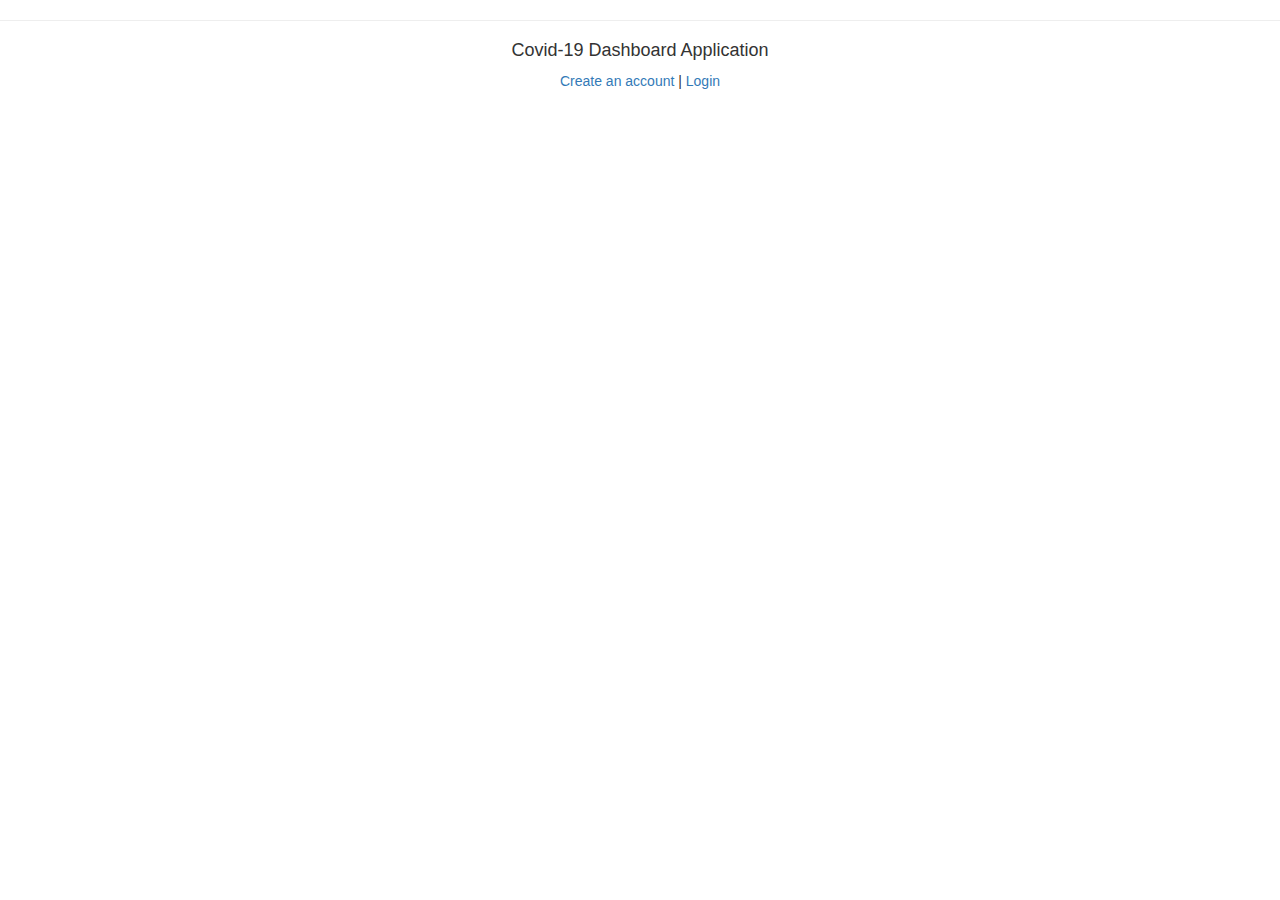
<file: src/main/resources/templates/index.html>
<!DOCTYPE html>
<html lang="en" xmlns="http://www.w3.org/1999/xhtml"
  xmlns:th="http://www.thymeleaf.org">

<head>
  <meta charset="utf-8" />
<meta http-equiv="X-UA-Compatible" content="IE=edge" />
<meta name="viewport" content="width=device-width, initial-scale=1" />
<!-- The above 3 meta tags *must* come first in the head; any other head content must come *after* these tags -->
<meta name="description" content="" />
<meta name="author" content="" />
<link rel="icon" href="favicon.ico" />

<title>Covid 19 Dashboard</title>

<link th:href="@{css/style.css}" rel="stylesheet" />
<!-- Bootstrap core CSS -->
<link

  href="//maxcdn.bootstrapcdn.com/bootstrap/3.3.7/css/bootstrap.min.css"
  rel="stylesheet"/>
</head>

<body class="gray-bg">

  <div class="middle-box text-center loginscreen animated fadeInDown">
    <div>
      
      <hr />
	
	   <h4>Covid-19 Dashboard Application</h4>
       <p class="m-t">
      	<a th:href="@{/registration}">Create an account</a> | <a th:href="@{/login}">Login</a>
      </p>
    </div>
  </div>


  <!-- jQuery-->
  <script
    src="//ajax.googleapis.com/ajax/libs/jquery/1.12.4/jquery.min.js"></script>

  <!-- Bootstrap -->
  <script
    src="//maxcdn.bootstrapcdn.com/bootstrap/3.3.7/js/bootstrap.min.js"></script>

</body>
</html>
</file>
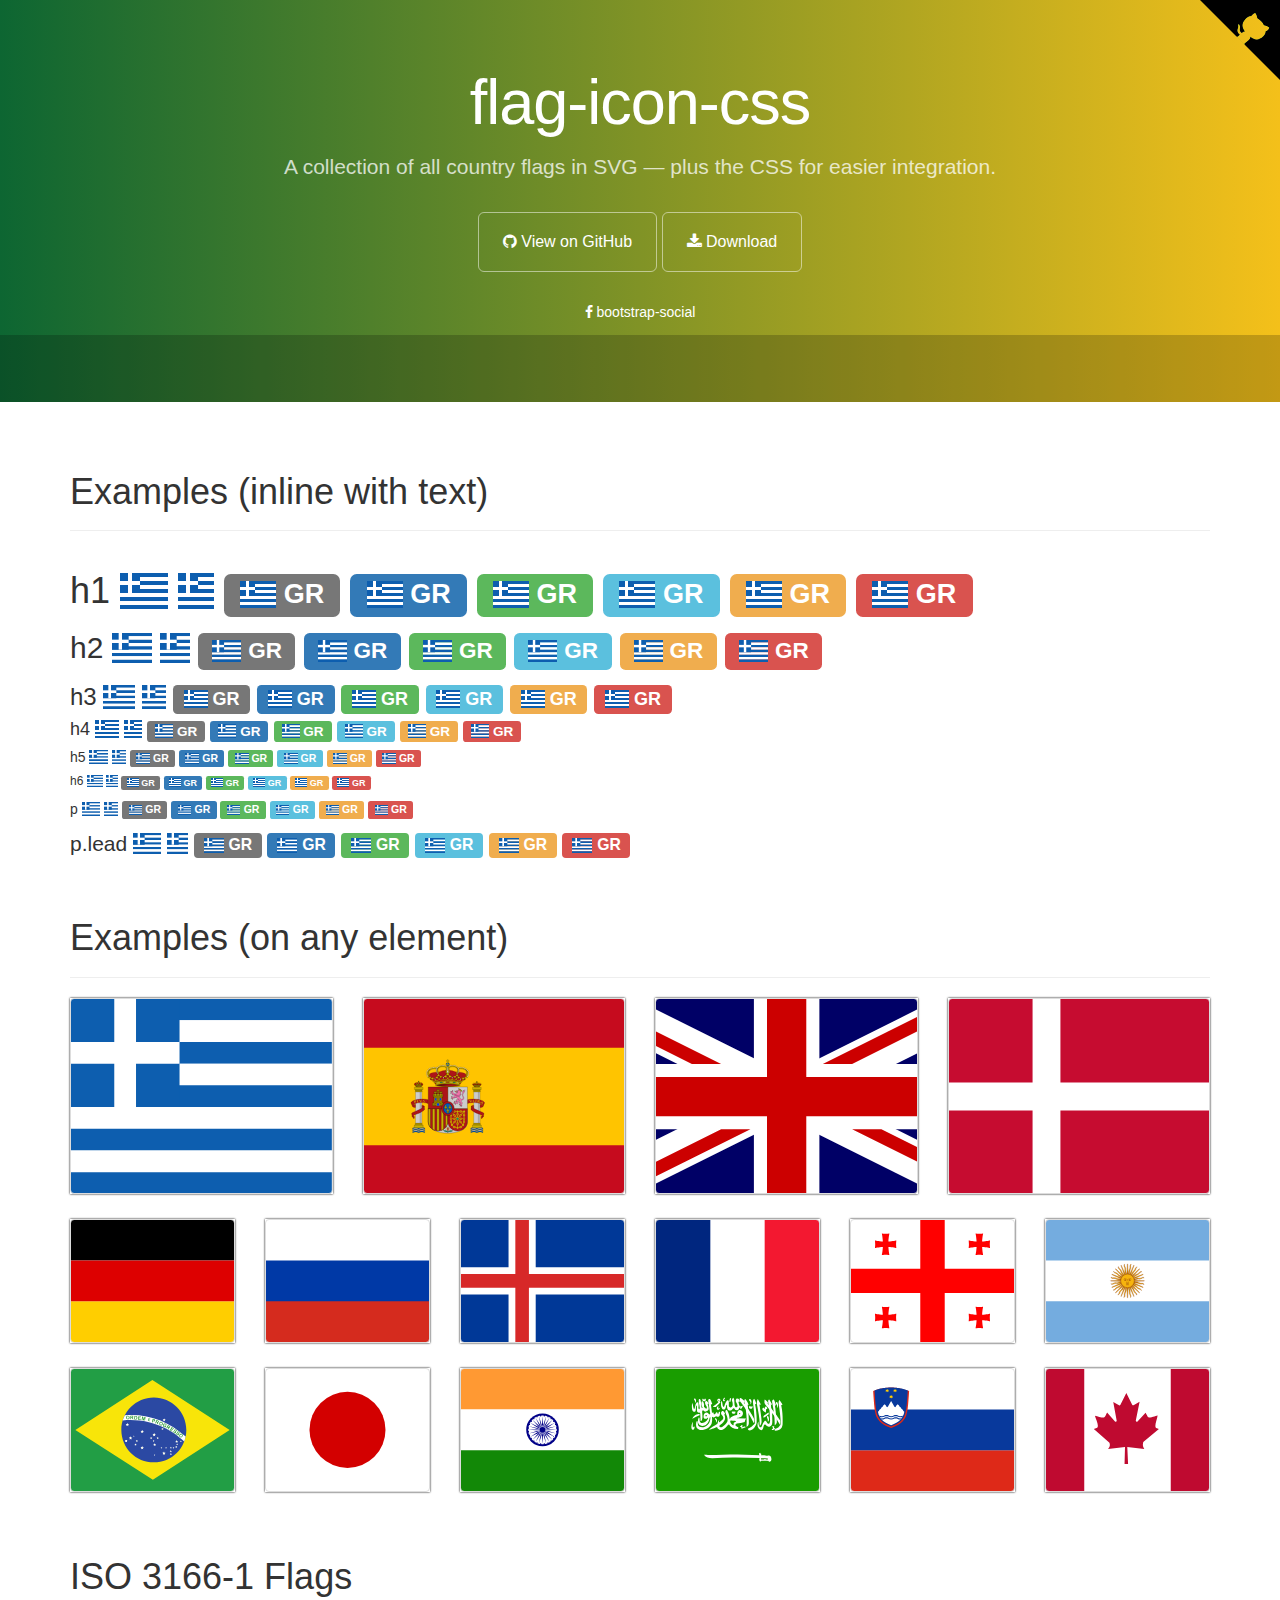
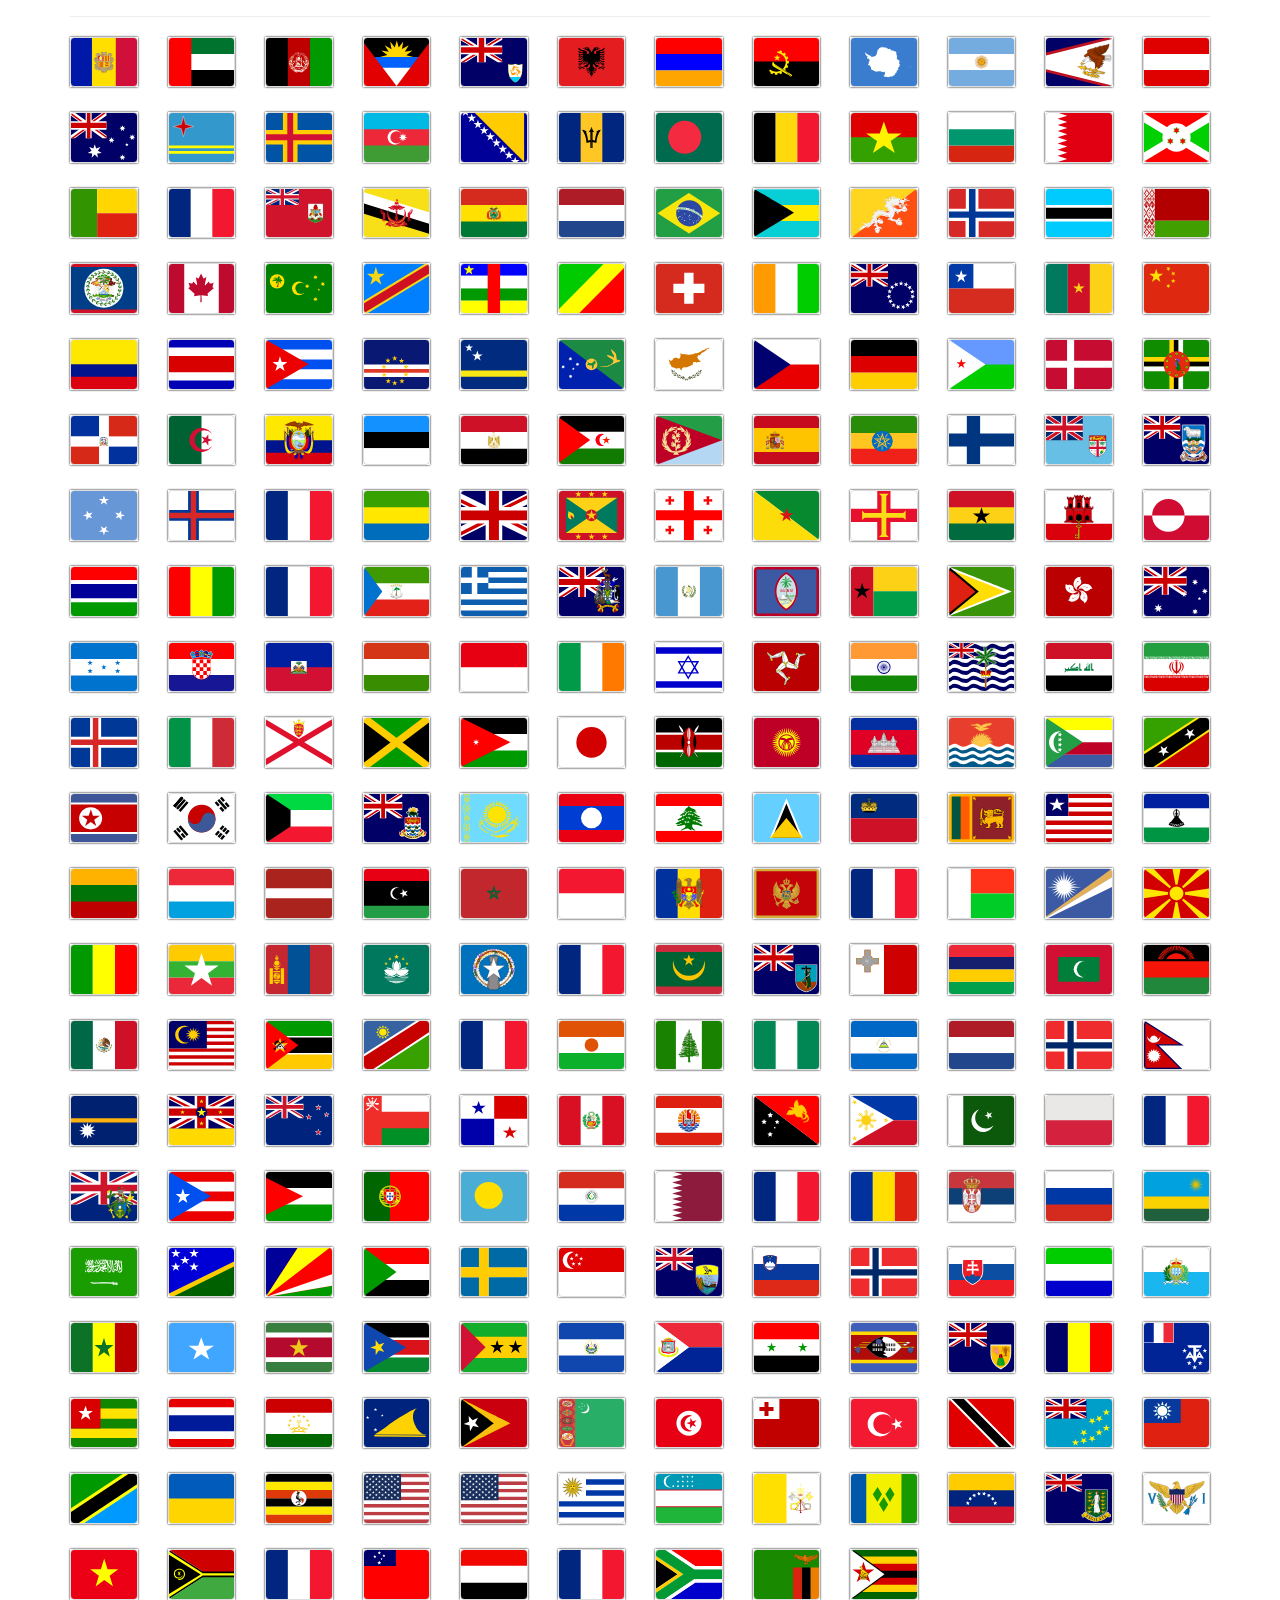
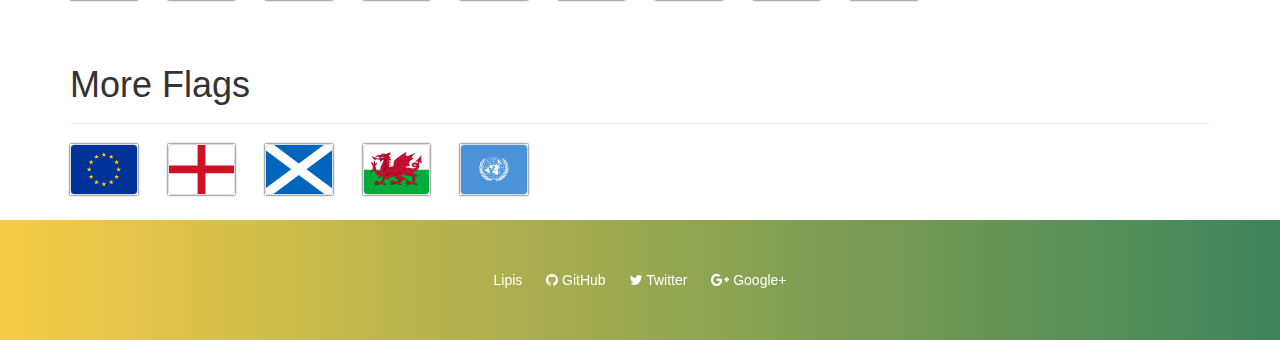
<file: src/main/resources/static/vendors/iconfonts/flag-icon-css/index.html>
<!DOCTYPE html>
<html lang="en">
  <head>
    <meta charset="utf-8">
    <meta name="viewport" content="width=device-width, initial-scale=1.0">
    <meta property="og:type" content="website" />
    <meta property="og:url" content="https://lipis.github.io/flag-icon-css/" />

    <title>SVG Country Flags | flag-icon-css</title>

    <link href="https://maxcdn.bootstrapcdn.com/bootstrap/3.3.6/css/bootstrap.min.css" rel="stylesheet" id="bootstrap">
    <link href="https://maxcdn.bootstrapcdn.com/font-awesome/4.5.0/css/font-awesome.min.css" rel="stylesheet">
    <link href="./assets/docs.css" rel="stylesheet">
    <link href="./css/flag-icon.css" rel="stylesheet">
  </head>

  <body>
    <div class="jumbotron">
      <div class="container">
        <h1>flag-icon-css</h1>
        <p>
          A collection of all country flags in SVG — plus the CSS for easier integration.
        </p>
        <a href="https://github.com/lipis/flag-icon-css" class="btn btn-outline btn-lg"><span class="fa fa-github"></span> View on GitHub</a>
        <a href="https://github.com/lipis/flag-icon-css/archive/master.zip" class="btn btn-outline btn-lg"><span class="fa fa-download"></span> Download</a>
        <ul class="jumbotron-links">
          <li><a href="https://lipis.github.io/bootstrap-social"><span class="fa fa-facebook"></span> bootstrap-social</a></li>
        </ul>
      </div>
      <div class="bottom">
        <iframe src="https://ghbtns.com/github-btn.html?user=lipis&amp;repo=flag-icon-css&amp;type=watch&amp;count=true" class="social-share"></iframe>
      </div>
    </div>
    <script>
      if (window.location.hostname.indexOf('github') > 0) {
        window.location.replace("http://flag-icon-css.lip.is/");
      }
    </script>
    <div class="container">
      <section id="examples">
        <div class="page-header">
          <h1>Examples (inline with text)</h1>
        </div>
        <div class="no-wrap">
          <h1>
            h1
            <span class="flag-icon flag-icon-gr"></span>
            <span class="flag-icon flag-icon-squared flag-icon-gr"></span>
            <span class="label label-default"><span class="flag-icon flag-icon-gr"></span> GR</span>
            <span class="label label-primary"><span class="flag-icon flag-icon-gr"></span> GR</span>
            <span class="label label-success"><span class="flag-icon flag-icon-gr"></span> GR</span>
            <span class="label label-info"><span class="flag-icon flag-icon-gr"></span> GR</span>
            <span class="label label-warning"><span class="flag-icon flag-icon-gr"></span> GR</span>
            <span class="label label-danger"><span class="flag-icon flag-icon-gr"></span> GR</span>
          </h1>
          <h2>
            h2
            <span class="flag-icon flag-icon-gr"></span>
            <span class="flag-icon flag-icon-squared flag-icon-gr"></span>
            <span class="label label-default"><span class="flag-icon flag-icon-gr"></span> GR</span>
            <span class="label label-primary"><span class="flag-icon flag-icon-gr"></span> GR</span>
            <span class="label label-success"><span class="flag-icon flag-icon-gr"></span> GR</span>
            <span class="label label-info"><span class="flag-icon flag-icon-gr"></span> GR</span>
            <span class="label label-warning"><span class="flag-icon flag-icon-gr"></span> GR</span>
            <span class="label label-danger"><span class="flag-icon flag-icon-gr"></span> GR</span>
          </h2>
          <h3>
            h3
            <span class="flag-icon flag-icon-gr"></span>
            <span class="flag-icon flag-icon-squared flag-icon-gr"></span>
            <span class="label label-default"><span class="flag-icon flag-icon-gr"></span> GR</span>
            <span class="label label-primary"><span class="flag-icon flag-icon-gr"></span> GR</span>
            <span class="label label-success"><span class="flag-icon flag-icon-gr"></span> GR</span>
            <span class="label label-info"><span class="flag-icon flag-icon-gr"></span> GR</span>
            <span class="label label-warning"><span class="flag-icon flag-icon-gr"></span> GR</span>
            <span class="label label-danger"><span class="flag-icon flag-icon-gr"></span> GR</span>
          </h3>
          <h4>
            h4
            <span class="flag-icon flag-icon-gr"></span>
            <span class="flag-icon flag-icon-squared flag-icon-gr"></span>
            <span class="label label-default"><span class="flag-icon flag-icon-gr"></span> GR</span>
            <span class="label label-primary"><span class="flag-icon flag-icon-gr"></span> GR</span>
            <span class="label label-success"><span class="flag-icon flag-icon-gr"></span> GR</span>
            <span class="label label-info"><span class="flag-icon flag-icon-gr"></span> GR</span>
            <span class="label label-warning"><span class="flag-icon flag-icon-gr"></span> GR</span>
            <span class="label label-danger"><span class="flag-icon flag-icon-gr"></span> GR</span>
          </h4>
          <h5>
            h5
            <span class="flag-icon flag-icon-gr"></span>
            <span class="flag-icon flag-icon-squared flag-icon-gr"></span>
            <span class="label label-default"><span class="flag-icon flag-icon-gr"></span> GR</span>
            <span class="label label-primary"><span class="flag-icon flag-icon-gr"></span> GR</span>
            <span class="label label-success"><span class="flag-icon flag-icon-gr"></span> GR</span>
            <span class="label label-info"><span class="flag-icon flag-icon-gr"></span> GR</span>
            <span class="label label-warning"><span class="flag-icon flag-icon-gr"></span> GR</span>
            <span class="label label-danger"><span class="flag-icon flag-icon-gr"></span> GR</span>
          </h5>
          <h6>
            h6
            <span class="flag-icon flag-icon-gr"></span>
            <span class="flag-icon flag-icon-squared flag-icon-gr"></span>
            <span class="label label-default"><span class="flag-icon flag-icon-gr"></span> GR</span>
            <span class="label label-primary"><span class="flag-icon flag-icon-gr"></span> GR</span>
            <span class="label label-success"><span class="flag-icon flag-icon-gr"></span> GR</span>
            <span class="label label-info"><span class="flag-icon flag-icon-gr"></span> GR</span>
            <span class="label label-warning"><span class="flag-icon flag-icon-gr"></span> GR</span>
            <span class="label label-danger"><span class="flag-icon flag-icon-gr"></span> GR</span>
          </h6>
          <p>
            p
            <span class="flag-icon flag-icon-gr"></span>
            <span class="flag-icon flag-icon-squared flag-icon-gr"></span>
            <span class="label label-default"><span class="flag-icon flag-icon-gr"></span> GR</span>
            <span class="label label-primary"><span class="flag-icon flag-icon-gr"></span> GR</span>
            <span class="label label-success"><span class="flag-icon flag-icon-gr"></span> GR</span>
            <span class="label label-info"><span class="flag-icon flag-icon-gr"></span> GR</span>
            <span class="label label-warning"><span class="flag-icon flag-icon-gr"></span> GR</span>
            <span class="label label-danger"><span class="flag-icon flag-icon-gr"></span> GR</span>
          </p>
          <p class="lead">
            p.lead
            <span class="flag-icon flag-icon-gr"></span>
            <span class="flag-icon flag-icon-squared flag-icon-gr"></span>
            <span class="label label-default"><span class="flag-icon flag-icon-gr"></span> GR</span>
            <span class="label label-primary"><span class="flag-icon flag-icon-gr"></span> GR</span>
            <span class="label label-success"><span class="flag-icon flag-icon-gr"></span> GR</span>
            <span class="label label-info"><span class="flag-icon flag-icon-gr"></span> GR</span>
            <span class="label label-warning"><span class="flag-icon flag-icon-gr"></span> GR</span>
            <span class="label label-danger"><span class="flag-icon flag-icon-gr"></span> GR</span>
          </p>
        </section>
      </section>
      <section id="more" class="d">
        <div class="page-header">
          <h1>Examples (on any element)</h1>
        </div>
        <div class="row">
          <div class="col-lg-3 col-md-4 col-sm-4 col-xs-6">
            <div class="flag-wrapper">
              <div class="img-thumbnail flag flag-icon-background flag-icon-gr"></div>
            </div>
          </div>
          <div class="col-lg-3 col-md-4 col-sm-4 col-xs-6">
            <div class="flag-wrapper">
              <div class="img-thumbnail flag flag-icon-background flag-icon-es"></div>
            </div>
          </div>
          <div class="col-lg-3 col-md-4 col-sm-4 col-xs-3">
            <div class="flag-wrapper">
              <div class="img-thumbnail flag flag-icon-background flag-icon-gb"></div>
            </div>
          </div>
          <div class="col-lg-3 col-sm-2 col-xs-3">
            <div class="flag-wrapper">
              <div class="img-thumbnail flag flag-icon-background flag-icon-dk"></div>
            </div>
          </div>
          <div class="col-sm-2 col-xs-3">
            <div class="flag-wrapper">
              <div class="img-thumbnail flag flag-icon-background flag-icon-de"></div>
            </div>
          </div>
          <div class="col-sm-2 col-xs-3">
            <div class="flag-wrapper">
              <div class="img-thumbnail flag flag-icon-background flag-icon-ru"></div>
            </div>
          </div>
          <div class="col-sm-2 col-xs-3">
            <div class="flag-wrapper">
              <div class="img-thumbnail flag flag-icon-background flag-icon-is"></div>
            </div>
          </div>
          <div class="col-sm-2 col-xs-3">
            <div class="flag-wrapper">
              <div class="img-thumbnail flag flag-icon-background flag-icon-fr"></div>
            </div>
          </div>
          <div class="col-sm-2 col-xs-3">
            <div class="flag-wrapper">
              <div class="img-thumbnail flag flag-icon-background flag-icon-ge"></div>
            </div>
          </div>
          <div class="col-sm-2 col-xs-3">
            <div class="flag-wrapper">
              <div class="img-thumbnail flag flag-icon-background flag-icon-ar"></div>
            </div>
          </div>
          <div class="col-sm-2 col-xs-3">
            <div class="flag-wrapper">
              <div class="img-thumbnail flag flag-icon-background flag-icon-br"></div>
            </div>
          </div>
          <div class="col-sm-2 col-xs-3">
            <div class="flag-wrapper">
              <div class="img-thumbnail flag flag-icon-background flag-icon-jp"></div>
            </div>
          </div>
          <div class="col-sm-2 col-xs-3 hidden-xs">
            <div class="flag-wrapper">
              <div class="img-thumbnail flag flag-icon-background flag-icon-in"></div>
            </div>
          </div>
          <div class="col-sm-2 col-xs-3">
            <div class="flag-wrapper">
              <div class="img-thumbnail flag flag-icon-background flag-icon-sa"></div>
            </div>
          </div>
          <div class="col-sm-2 col-xs-3">
            <div class="flag-wrapper">
              <div class="img-thumbnail flag flag-icon-background flag-icon-si"></div>
            </div>
          </div>
          <div class="col-sm-2 col-xs-3 visible-lg">
            <div class="flag-wrapper">
              <div class="img-thumbnail flag flag-icon-background flag-icon-ca"></div>
            </div>
          </div>
        </div>
      </section>
      <section class="all-flags">
        <div class="page-header">
          <h1>ISO 3166-1 Flags</h1>
        </div>
        <div class="row">
          <div class="col-md-1 col-sm-2 col-xs-3"><div class="flag-wrapper"><div class="img-thumbnail flag flag-icon-background flag-icon-ad" title="ad" id="ad"></div></div></div>
          <div class="col-md-1 col-sm-2 col-xs-3"><div class="flag-wrapper"><div class="img-thumbnail flag flag-icon-background flag-icon-ae" title="ae" id="ae"></div></div></div>
          <div class="col-md-1 col-sm-2 col-xs-3"><div class="flag-wrapper"><div class="img-thumbnail flag flag-icon-background flag-icon-af" title="af" id="af"></div></div></div>
          <div class="col-md-1 col-sm-2 col-xs-3"><div class="flag-wrapper"><div class="img-thumbnail flag flag-icon-background flag-icon-ag" title="ag" id="ag"></div></div></div>
          <div class="col-md-1 col-sm-2 col-xs-3"><div class="flag-wrapper"><div class="img-thumbnail flag flag-icon-background flag-icon-ai" title="ai" id="ai"></div></div></div>
          <div class="col-md-1 col-sm-2 col-xs-3"><div class="flag-wrapper"><div class="img-thumbnail flag flag-icon-background flag-icon-al" title="al" id="al"></div></div></div>
          <div class="col-md-1 col-sm-2 col-xs-3"><div class="flag-wrapper"><div class="img-thumbnail flag flag-icon-background flag-icon-am" title="am" id="am"></div></div></div>
          <div class="col-md-1 col-sm-2 col-xs-3"><div class="flag-wrapper"><div class="img-thumbnail flag flag-icon-background flag-icon-ao" title="ao" id="ao"></div></div></div>
          <div class="col-md-1 col-sm-2 col-xs-3"><div class="flag-wrapper"><div class="img-thumbnail flag flag-icon-background flag-icon-aq" title="aq" id="aq"></div></div></div>
          <div class="col-md-1 col-sm-2 col-xs-3"><div class="flag-wrapper"><div class="img-thumbnail flag flag-icon-background flag-icon-ar" title="ar" id="ar"></div></div></div>
          <div class="col-md-1 col-sm-2 col-xs-3"><div class="flag-wrapper"><div class="img-thumbnail flag flag-icon-background flag-icon-as" title="as" id="as"></div></div></div>
          <div class="col-md-1 col-sm-2 col-xs-3"><div class="flag-wrapper"><div class="img-thumbnail flag flag-icon-background flag-icon-at" title="at" id="at"></div></div></div>
          <div class="col-md-1 col-sm-2 col-xs-3"><div class="flag-wrapper"><div class="img-thumbnail flag flag-icon-background flag-icon-au" title="au" id="au"></div></div></div>
          <div class="col-md-1 col-sm-2 col-xs-3"><div class="flag-wrapper"><div class="img-thumbnail flag flag-icon-background flag-icon-aw" title="aw" id="aw"></div></div></div>
          <div class="col-md-1 col-sm-2 col-xs-3"><div class="flag-wrapper"><div class="img-thumbnail flag flag-icon-background flag-icon-ax" title="ax" id="ax"></div></div></div>
          <div class="col-md-1 col-sm-2 col-xs-3"><div class="flag-wrapper"><div class="img-thumbnail flag flag-icon-background flag-icon-az" title="az" id="az"></div></div></div>
          <div class="col-md-1 col-sm-2 col-xs-3"><div class="flag-wrapper"><div class="img-thumbnail flag flag-icon-background flag-icon-ba" title="ba" id="ba"></div></div></div>
          <div class="col-md-1 col-sm-2 col-xs-3"><div class="flag-wrapper"><div class="img-thumbnail flag flag-icon-background flag-icon-bb" title="bb" id="bb"></div></div></div>
          <div class="col-md-1 col-sm-2 col-xs-3"><div class="flag-wrapper"><div class="img-thumbnail flag flag-icon-background flag-icon-bd" title="bd" id="bd"></div></div></div>
          <div class="col-md-1 col-sm-2 col-xs-3"><div class="flag-wrapper"><div class="img-thumbnail flag flag-icon-background flag-icon-be" title="be" id="be"></div></div></div>
          <div class="col-md-1 col-sm-2 col-xs-3"><div class="flag-wrapper"><div class="img-thumbnail flag flag-icon-background flag-icon-bf" title="bf" id="bf"></div></div></div>
          <div class="col-md-1 col-sm-2 col-xs-3"><div class="flag-wrapper"><div class="img-thumbnail flag flag-icon-background flag-icon-bg" title="bg" id="bg"></div></div></div>
          <div class="col-md-1 col-sm-2 col-xs-3"><div class="flag-wrapper"><div class="img-thumbnail flag flag-icon-background flag-icon-bh" title="bh" id="bh"></div></div></div>
          <div class="col-md-1 col-sm-2 col-xs-3"><div class="flag-wrapper"><div class="img-thumbnail flag flag-icon-background flag-icon-bi" title="bi" id="bi"></div></div></div>
          <div class="col-md-1 col-sm-2 col-xs-3"><div class="flag-wrapper"><div class="img-thumbnail flag flag-icon-background flag-icon-bj" title="bj" id="bj"></div></div></div>
          <div class="col-md-1 col-sm-2 col-xs-3"><div class="flag-wrapper"><div class="img-thumbnail flag flag-icon-background flag-icon-bl" title="bl" id="bl"></div></div></div>
          <div class="col-md-1 col-sm-2 col-xs-3"><div class="flag-wrapper"><div class="img-thumbnail flag flag-icon-background flag-icon-bm" title="bm" id="bm"></div></div></div>
          <div class="col-md-1 col-sm-2 col-xs-3"><div class="flag-wrapper"><div class="img-thumbnail flag flag-icon-background flag-icon-bn" title="bn" id="bn"></div></div></div>
          <div class="col-md-1 col-sm-2 col-xs-3"><div class="flag-wrapper"><div class="img-thumbnail flag flag-icon-background flag-icon-bo" title="bo" id="bo"></div></div></div>
          <div class="col-md-1 col-sm-2 col-xs-3"><div class="flag-wrapper"><div class="img-thumbnail flag flag-icon-background flag-icon-bq" title="bq" id="bq"></div></div></div>
          <div class="col-md-1 col-sm-2 col-xs-3"><div class="flag-wrapper"><div class="img-thumbnail flag flag-icon-background flag-icon-br" title="br" id="br"></div></div></div>
          <div class="col-md-1 col-sm-2 col-xs-3"><div class="flag-wrapper"><div class="img-thumbnail flag flag-icon-background flag-icon-bs" title="bs" id="bs"></div></div></div>
          <div class="col-md-1 col-sm-2 col-xs-3"><div class="flag-wrapper"><div class="img-thumbnail flag flag-icon-background flag-icon-bt" title="bt" id="bt"></div></div></div>
          <div class="col-md-1 col-sm-2 col-xs-3"><div class="flag-wrapper"><div class="img-thumbnail flag flag-icon-background flag-icon-bv" title="bv" id="bv"></div></div></div>
          <div class="col-md-1 col-sm-2 col-xs-3"><div class="flag-wrapper"><div class="img-thumbnail flag flag-icon-background flag-icon-bw" title="bw" id="bw"></div></div></div>
          <div class="col-md-1 col-sm-2 col-xs-3"><div class="flag-wrapper"><div class="img-thumbnail flag flag-icon-background flag-icon-by" title="by" id="by"></div></div></div>
          <div class="col-md-1 col-sm-2 col-xs-3"><div class="flag-wrapper"><div class="img-thumbnail flag flag-icon-background flag-icon-bz" title="bz" id="bz"></div></div></div>
          <div class="col-md-1 col-sm-2 col-xs-3"><div class="flag-wrapper"><div class="img-thumbnail flag flag-icon-background flag-icon-ca" title="ca" id="ca"></div></div></div>
          <div class="col-md-1 col-sm-2 col-xs-3"><div class="flag-wrapper"><div class="img-thumbnail flag flag-icon-background flag-icon-cc" title="cc" id="cc"></div></div></div>
          <div class="col-md-1 col-sm-2 col-xs-3"><div class="flag-wrapper"><div class="img-thumbnail flag flag-icon-background flag-icon-cd" title="cd" id="cd"></div></div></div>
          <div class="col-md-1 col-sm-2 col-xs-3"><div class="flag-wrapper"><div class="img-thumbnail flag flag-icon-background flag-icon-cf" title="cf" id="cf"></div></div></div>
          <div class="col-md-1 col-sm-2 col-xs-3"><div class="flag-wrapper"><div class="img-thumbnail flag flag-icon-background flag-icon-cg" title="cg" id="cg"></div></div></div>
          <div class="col-md-1 col-sm-2 col-xs-3"><div class="flag-wrapper"><div class="img-thumbnail flag flag-icon-background flag-icon-ch" title="ch" id="ch"></div></div></div>
          <div class="col-md-1 col-sm-2 col-xs-3"><div class="flag-wrapper"><div class="img-thumbnail flag flag-icon-background flag-icon-ci" title="ci" id="ci"></div></div></div>
          <div class="col-md-1 col-sm-2 col-xs-3"><div class="flag-wrapper"><div class="img-thumbnail flag flag-icon-background flag-icon-ck" title="ck" id="ck"></div></div></div>
          <div class="col-md-1 col-sm-2 col-xs-3"><div class="flag-wrapper"><div class="img-thumbnail flag flag-icon-background flag-icon-cl" title="cl" id="cl"></div></div></div>
          <div class="col-md-1 col-sm-2 col-xs-3"><div class="flag-wrapper"><div class="img-thumbnail flag flag-icon-background flag-icon-cm" title="cm" id="cm"></div></div></div>
          <div class="col-md-1 col-sm-2 col-xs-3"><div class="flag-wrapper"><div class="img-thumbnail flag flag-icon-background flag-icon-cn" title="cn" id="cn"></div></div></div>
          <div class="col-md-1 col-sm-2 col-xs-3"><div class="flag-wrapper"><div class="img-thumbnail flag flag-icon-background flag-icon-co" title="co" id="co"></div></div></div>
          <div class="col-md-1 col-sm-2 col-xs-3"><div class="flag-wrapper"><div class="img-thumbnail flag flag-icon-background flag-icon-cr" title="cr" id="cr"></div></div></div>
          <div class="col-md-1 col-sm-2 col-xs-3"><div class="flag-wrapper"><div class="img-thumbnail flag flag-icon-background flag-icon-cu" title="cu" id="cu"></div></div></div>
          <div class="col-md-1 col-sm-2 col-xs-3"><div class="flag-wrapper"><div class="img-thumbnail flag flag-icon-background flag-icon-cv" title="cv" id="cv"></div></div></div>
          <div class="col-md-1 col-sm-2 col-xs-3"><div class="flag-wrapper"><div class="img-thumbnail flag flag-icon-background flag-icon-cw" title="cw" id="cw"></div></div></div>
          <div class="col-md-1 col-sm-2 col-xs-3"><div class="flag-wrapper"><div class="img-thumbnail flag flag-icon-background flag-icon-cx" title="cx" id="cx"></div></div></div>
          <div class="col-md-1 col-sm-2 col-xs-3"><div class="flag-wrapper"><div class="img-thumbnail flag flag-icon-background flag-icon-cy" title="cy" id="cy"></div></div></div>
          <div class="col-md-1 col-sm-2 col-xs-3"><div class="flag-wrapper"><div class="img-thumbnail flag flag-icon-background flag-icon-cz" title="cz" id="cz"></div></div></div>
          <div class="col-md-1 col-sm-2 col-xs-3"><div class="flag-wrapper"><div class="img-thumbnail flag flag-icon-background flag-icon-de" title="de" id="de"></div></div></div>
          <div class="col-md-1 col-sm-2 col-xs-3"><div class="flag-wrapper"><div class="img-thumbnail flag flag-icon-background flag-icon-dj" title="dj" id="dj"></div></div></div>
          <div class="col-md-1 col-sm-2 col-xs-3"><div class="flag-wrapper"><div class="img-thumbnail flag flag-icon-background flag-icon-dk" title="dk" id="dk"></div></div></div>
          <div class="col-md-1 col-sm-2 col-xs-3"><div class="flag-wrapper"><div class="img-thumbnail flag flag-icon-background flag-icon-dm" title="dm" id="dm"></div></div></div>
          <div class="col-md-1 col-sm-2 col-xs-3"><div class="flag-wrapper"><div class="img-thumbnail flag flag-icon-background flag-icon-do" title="do" id="do"></div></div></div>
          <div class="col-md-1 col-sm-2 col-xs-3"><div class="flag-wrapper"><div class="img-thumbnail flag flag-icon-background flag-icon-dz" title="dz" id="dz"></div></div></div>
          <div class="col-md-1 col-sm-2 col-xs-3"><div class="flag-wrapper"><div class="img-thumbnail flag flag-icon-background flag-icon-ec" title="ec" id="ec"></div></div></div>
          <div class="col-md-1 col-sm-2 col-xs-3"><div class="flag-wrapper"><div class="img-thumbnail flag flag-icon-background flag-icon-ee" title="ee" id="ee"></div></div></div>
          <div class="col-md-1 col-sm-2 col-xs-3"><div class="flag-wrapper"><div class="img-thumbnail flag flag-icon-background flag-icon-eg" title="eg" id="eg"></div></div></div>
          <div class="col-md-1 col-sm-2 col-xs-3"><div class="flag-wrapper"><div class="img-thumbnail flag flag-icon-background flag-icon-eh" title="eh" id="eh"></div></div></div>
          <div class="col-md-1 col-sm-2 col-xs-3"><div class="flag-wrapper"><div class="img-thumbnail flag flag-icon-background flag-icon-er" title="er" id="er"></div></div></div>
          <div class="col-md-1 col-sm-2 col-xs-3"><div class="flag-wrapper"><div class="img-thumbnail flag flag-icon-background flag-icon-es" title="es" id="es"></div></div></div>
          <div class="col-md-1 col-sm-2 col-xs-3"><div class="flag-wrapper"><div class="img-thumbnail flag flag-icon-background flag-icon-et" title="et" id="et"></div></div></div>
          <div class="col-md-1 col-sm-2 col-xs-3"><div class="flag-wrapper"><div class="img-thumbnail flag flag-icon-background flag-icon-fi" title="fi" id="fi"></div></div></div>
          <div class="col-md-1 col-sm-2 col-xs-3"><div class="flag-wrapper"><div class="img-thumbnail flag flag-icon-background flag-icon-fj" title="fj" id="fj"></div></div></div>
          <div class="col-md-1 col-sm-2 col-xs-3"><div class="flag-wrapper"><div class="img-thumbnail flag flag-icon-background flag-icon-fk" title="fk" id="fk"></div></div></div>
          <div class="col-md-1 col-sm-2 col-xs-3"><div class="flag-wrapper"><div class="img-thumbnail flag flag-icon-background flag-icon-fm" title="fm" id="fm"></div></div></div>
          <div class="col-md-1 col-sm-2 col-xs-3"><div class="flag-wrapper"><div class="img-thumbnail flag flag-icon-background flag-icon-fo" title="fo" id="fo"></div></div></div>
          <div class="col-md-1 col-sm-2 col-xs-3"><div class="flag-wrapper"><div class="img-thumbnail flag flag-icon-background flag-icon-fr" title="fr" id="fr"></div></div></div>
          <div class="col-md-1 col-sm-2 col-xs-3"><div class="flag-wrapper"><div class="img-thumbnail flag flag-icon-background flag-icon-ga" title="ga" id="ga"></div></div></div>
          <div class="col-md-1 col-sm-2 col-xs-3"><div class="flag-wrapper"><div class="img-thumbnail flag flag-icon-background flag-icon-gb" title="gb" id="gb"></div></div></div>
          <div class="col-md-1 col-sm-2 col-xs-3"><div class="flag-wrapper"><div class="img-thumbnail flag flag-icon-background flag-icon-gd" title="gd" id="gd"></div></div></div>
          <div class="col-md-1 col-sm-2 col-xs-3"><div class="flag-wrapper"><div class="img-thumbnail flag flag-icon-background flag-icon-ge" title="ge" id="ge"></div></div></div>
          <div class="col-md-1 col-sm-2 col-xs-3"><div class="flag-wrapper"><div class="img-thumbnail flag flag-icon-background flag-icon-gf" title="gf" id="gf"></div></div></div>
          <div class="col-md-1 col-sm-2 col-xs-3"><div class="flag-wrapper"><div class="img-thumbnail flag flag-icon-background flag-icon-gg" title="gg" id="gg"></div></div></div>
          <div class="col-md-1 col-sm-2 col-xs-3"><div class="flag-wrapper"><div class="img-thumbnail flag flag-icon-background flag-icon-gh" title="gh" id="gh"></div></div></div>
          <div class="col-md-1 col-sm-2 col-xs-3"><div class="flag-wrapper"><div class="img-thumbnail flag flag-icon-background flag-icon-gi" title="gi" id="gi"></div></div></div>
          <div class="col-md-1 col-sm-2 col-xs-3"><div class="flag-wrapper"><div class="img-thumbnail flag flag-icon-background flag-icon-gl" title="gl" id="gl"></div></div></div>
          <div class="col-md-1 col-sm-2 col-xs-3"><div class="flag-wrapper"><div class="img-thumbnail flag flag-icon-background flag-icon-gm" title="gm" id="gm"></div></div></div>
          <div class="col-md-1 col-sm-2 col-xs-3"><div class="flag-wrapper"><div class="img-thumbnail flag flag-icon-background flag-icon-gn" title="gn" id="gn"></div></div></div>
          <div class="col-md-1 col-sm-2 col-xs-3"><div class="flag-wrapper"><div class="img-thumbnail flag flag-icon-background flag-icon-gp" title="gp" id="gp"></div></div></div>
          <div class="col-md-1 col-sm-2 col-xs-3"><div class="flag-wrapper"><div class="img-thumbnail flag flag-icon-background flag-icon-gq" title="gq" id="gq"></div></div></div>
          <div class="col-md-1 col-sm-2 col-xs-3"><div class="flag-wrapper"><div class="img-thumbnail flag flag-icon-background flag-icon-gr" title="gr" id="gr"></div></div></div>
          <div class="col-md-1 col-sm-2 col-xs-3"><div class="flag-wrapper"><div class="img-thumbnail flag flag-icon-background flag-icon-gs" title="gs" id="gs"></div></div></div>
          <div class="col-md-1 col-sm-2 col-xs-3"><div class="flag-wrapper"><div class="img-thumbnail flag flag-icon-background flag-icon-gt" title="gt" id="gt"></div></div></div>
          <div class="col-md-1 col-sm-2 col-xs-3"><div class="flag-wrapper"><div class="img-thumbnail flag flag-icon-background flag-icon-gu" title="gu" id="gu"></div></div></div>
          <div class="col-md-1 col-sm-2 col-xs-3"><div class="flag-wrapper"><div class="img-thumbnail flag flag-icon-background flag-icon-gw" title="gw" id="gw"></div></div></div>
          <div class="col-md-1 col-sm-2 col-xs-3"><div class="flag-wrapper"><div class="img-thumbnail flag flag-icon-background flag-icon-gy" title="gy" id="gy"></div></div></div>
          <div class="col-md-1 col-sm-2 col-xs-3"><div class="flag-wrapper"><div class="img-thumbnail flag flag-icon-background flag-icon-hk" title="hk" id="hk"></div></div></div>
          <div class="col-md-1 col-sm-2 col-xs-3"><div class="flag-wrapper"><div class="img-thumbnail flag flag-icon-background flag-icon-hm" title="hm" id="hm"></div></div></div>
          <div class="col-md-1 col-sm-2 col-xs-3"><div class="flag-wrapper"><div class="img-thumbnail flag flag-icon-background flag-icon-hn" title="hn" id="hn"></div></div></div>
          <div class="col-md-1 col-sm-2 col-xs-3"><div class="flag-wrapper"><div class="img-thumbnail flag flag-icon-background flag-icon-hr" title="hr" id="hr"></div></div></div>
          <div class="col-md-1 col-sm-2 col-xs-3"><div class="flag-wrapper"><div class="img-thumbnail flag flag-icon-background flag-icon-ht" title="ht" id="ht"></div></div></div>
          <div class="col-md-1 col-sm-2 col-xs-3"><div class="flag-wrapper"><div class="img-thumbnail flag flag-icon-background flag-icon-hu" title="hu" id="hu"></div></div></div>
          <div class="col-md-1 col-sm-2 col-xs-3"><div class="flag-wrapper"><div class="img-thumbnail flag flag-icon-background flag-icon-id" title="id" id="id"></div></div></div>
          <div class="col-md-1 col-sm-2 col-xs-3"><div class="flag-wrapper"><div class="img-thumbnail flag flag-icon-background flag-icon-ie" title="ie" id="ie"></div></div></div>
          <div class="col-md-1 col-sm-2 col-xs-3"><div class="flag-wrapper"><div class="img-thumbnail flag flag-icon-background flag-icon-il" title="il" id="il"></div></div></div>
          <div class="col-md-1 col-sm-2 col-xs-3"><div class="flag-wrapper"><div class="img-thumbnail flag flag-icon-background flag-icon-im" title="im" id="im"></div></div></div>
          <div class="col-md-1 col-sm-2 col-xs-3"><div class="flag-wrapper"><div class="img-thumbnail flag flag-icon-background flag-icon-in" title="in" id="in"></div></div></div>
          <div class="col-md-1 col-sm-2 col-xs-3"><div class="flag-wrapper"><div class="img-thumbnail flag flag-icon-background flag-icon-io" title="io" id="io"></div></div></div>
          <div class="col-md-1 col-sm-2 col-xs-3"><div class="flag-wrapper"><div class="img-thumbnail flag flag-icon-background flag-icon-iq" title="iq" id="iq"></div></div></div>
          <div class="col-md-1 col-sm-2 col-xs-3"><div class="flag-wrapper"><div class="img-thumbnail flag flag-icon-background flag-icon-ir" title="ir" id="ir"></div></div></div>
          <div class="col-md-1 col-sm-2 col-xs-3"><div class="flag-wrapper"><div class="img-thumbnail flag flag-icon-background flag-icon-is" title="is" id="is"></div></div></div>
          <div class="col-md-1 col-sm-2 col-xs-3"><div class="flag-wrapper"><div class="img-thumbnail flag flag-icon-background flag-icon-it" title="it" id="it"></div></div></div>
          <div class="col-md-1 col-sm-2 col-xs-3"><div class="flag-wrapper"><div class="img-thumbnail flag flag-icon-background flag-icon-je" title="je" id="je"></div></div></div>
          <div class="col-md-1 col-sm-2 col-xs-3"><div class="flag-wrapper"><div class="img-thumbnail flag flag-icon-background flag-icon-jm" title="jm" id="jm"></div></div></div>
          <div class="col-md-1 col-sm-2 col-xs-3"><div class="flag-wrapper"><div class="img-thumbnail flag flag-icon-background flag-icon-jo" title="jo" id="jo"></div></div></div>
          <div class="col-md-1 col-sm-2 col-xs-3"><div class="flag-wrapper"><div class="img-thumbnail flag flag-icon-background flag-icon-jp" title="jp" id="jp"></div></div></div>
          <div class="col-md-1 col-sm-2 col-xs-3"><div class="flag-wrapper"><div class="img-thumbnail flag flag-icon-background flag-icon-ke" title="ke" id="ke"></div></div></div>
          <div class="col-md-1 col-sm-2 col-xs-3"><div class="flag-wrapper"><div class="img-thumbnail flag flag-icon-background flag-icon-kg" title="kg" id="kg"></div></div></div>
          <div class="col-md-1 col-sm-2 col-xs-3"><div class="flag-wrapper"><div class="img-thumbnail flag flag-icon-background flag-icon-kh" title="kh" id="kh"></div></div></div>
          <div class="col-md-1 col-sm-2 col-xs-3"><div class="flag-wrapper"><div class="img-thumbnail flag flag-icon-background flag-icon-ki" title="ki" id="ki"></div></div></div>
          <div class="col-md-1 col-sm-2 col-xs-3"><div class="flag-wrapper"><div class="img-thumbnail flag flag-icon-background flag-icon-km" title="km" id="km"></div></div></div>
          <div class="col-md-1 col-sm-2 col-xs-3"><div class="flag-wrapper"><div class="img-thumbnail flag flag-icon-background flag-icon-kn" title="kn" id="kn"></div></div></div>
          <div class="col-md-1 col-sm-2 col-xs-3"><div class="flag-wrapper"><div class="img-thumbnail flag flag-icon-background flag-icon-kp" title="kp" id="kp"></div></div></div>
          <div class="col-md-1 col-sm-2 col-xs-3"><div class="flag-wrapper"><div class="img-thumbnail flag flag-icon-background flag-icon-kr" title="kr" id="kr"></div></div></div>
          <div class="col-md-1 col-sm-2 col-xs-3"><div class="flag-wrapper"><div class="img-thumbnail flag flag-icon-background flag-icon-kw" title="kw" id="kw"></div></div></div>
          <div class="col-md-1 col-sm-2 col-xs-3"><div class="flag-wrapper"><div class="img-thumbnail flag flag-icon-background flag-icon-ky" title="ky" id="ky"></div></div></div>
          <div class="col-md-1 col-sm-2 col-xs-3"><div class="flag-wrapper"><div class="img-thumbnail flag flag-icon-background flag-icon-kz" title="kz" id="kz"></div></div></div>
          <div class="col-md-1 col-sm-2 col-xs-3"><div class="flag-wrapper"><div class="img-thumbnail flag flag-icon-background flag-icon-la" title="la" id="la"></div></div></div>
          <div class="col-md-1 col-sm-2 col-xs-3"><div class="flag-wrapper"><div class="img-thumbnail flag flag-icon-background flag-icon-lb" title="lb" id="lb"></div></div></div>
          <div class="col-md-1 col-sm-2 col-xs-3"><div class="flag-wrapper"><div class="img-thumbnail flag flag-icon-background flag-icon-lc" title="lc" id="lc"></div></div></div>
          <div class="col-md-1 col-sm-2 col-xs-3"><div class="flag-wrapper"><div class="img-thumbnail flag flag-icon-background flag-icon-li" title="li" id="li"></div></div></div>
          <div class="col-md-1 col-sm-2 col-xs-3"><div class="flag-wrapper"><div class="img-thumbnail flag flag-icon-background flag-icon-lk" title="lk" id="lk"></div></div></div>
          <div class="col-md-1 col-sm-2 col-xs-3"><div class="flag-wrapper"><div class="img-thumbnail flag flag-icon-background flag-icon-lr" title="lr" id="lr"></div></div></div>
          <div class="col-md-1 col-sm-2 col-xs-3"><div class="flag-wrapper"><div class="img-thumbnail flag flag-icon-background flag-icon-ls" title="ls" id="ls"></div></div></div>
          <div class="col-md-1 col-sm-2 col-xs-3"><div class="flag-wrapper"><div class="img-thumbnail flag flag-icon-background flag-icon-lt" title="lt" id="lt"></div></div></div>
          <div class="col-md-1 col-sm-2 col-xs-3"><div class="flag-wrapper"><div class="img-thumbnail flag flag-icon-background flag-icon-lu" title="lu" id="lu"></div></div></div>
          <div class="col-md-1 col-sm-2 col-xs-3"><div class="flag-wrapper"><div class="img-thumbnail flag flag-icon-background flag-icon-lv" title="lv" id="lv"></div></div></div>
          <div class="col-md-1 col-sm-2 col-xs-3"><div class="flag-wrapper"><div class="img-thumbnail flag flag-icon-background flag-icon-ly" title="ly" id="ly"></div></div></div>
          <div class="col-md-1 col-sm-2 col-xs-3"><div class="flag-wrapper"><div class="img-thumbnail flag flag-icon-background flag-icon-ma" title="ma" id="ma"></div></div></div>
          <div class="col-md-1 col-sm-2 col-xs-3"><div class="flag-wrapper"><div class="img-thumbnail flag flag-icon-background flag-icon-mc" title="mc" id="mc"></div></div></div>
          <div class="col-md-1 col-sm-2 col-xs-3"><div class="flag-wrapper"><div class="img-thumbnail flag flag-icon-background flag-icon-md" title="md" id="md"></div></div></div>
          <div class="col-md-1 col-sm-2 col-xs-3"><div class="flag-wrapper"><div class="img-thumbnail flag flag-icon-background flag-icon-me" title="me" id="me"></div></div></div>
          <div class="col-md-1 col-sm-2 col-xs-3"><div class="flag-wrapper"><div class="img-thumbnail flag flag-icon-background flag-icon-mf" title="mf" id="mf"></div></div></div>
          <div class="col-md-1 col-sm-2 col-xs-3"><div class="flag-wrapper"><div class="img-thumbnail flag flag-icon-background flag-icon-mg" title="mg" id="mg"></div></div></div>
          <div class="col-md-1 col-sm-2 col-xs-3"><div class="flag-wrapper"><div class="img-thumbnail flag flag-icon-background flag-icon-mh" title="mh" id="mh"></div></div></div>
          <div class="col-md-1 col-sm-2 col-xs-3"><div class="flag-wrapper"><div class="img-thumbnail flag flag-icon-background flag-icon-mk" title="mk" id="mk"></div></div></div>
          <div class="col-md-1 col-sm-2 col-xs-3"><div class="flag-wrapper"><div class="img-thumbnail flag flag-icon-background flag-icon-ml" title="ml" id="ml"></div></div></div>
          <div class="col-md-1 col-sm-2 col-xs-3"><div class="flag-wrapper"><div class="img-thumbnail flag flag-icon-background flag-icon-mm" title="mm" id="mm"></div></div></div>
          <div class="col-md-1 col-sm-2 col-xs-3"><div class="flag-wrapper"><div class="img-thumbnail flag flag-icon-background flag-icon-mn" title="mn" id="mn"></div></div></div>
          <div class="col-md-1 col-sm-2 col-xs-3"><div class="flag-wrapper"><div class="img-thumbnail flag flag-icon-background flag-icon-mo" title="mo" id="mo"></div></div></div>
          <div class="col-md-1 col-sm-2 col-xs-3"><div class="flag-wrapper"><div class="img-thumbnail flag flag-icon-background flag-icon-mp" title="mp" id="mp"></div></div></div>
          <div class="col-md-1 col-sm-2 col-xs-3"><div class="flag-wrapper"><div class="img-thumbnail flag flag-icon-background flag-icon-mq" title="mq" id="mq"></div></div></div>
          <div class="col-md-1 col-sm-2 col-xs-3"><div class="flag-wrapper"><div class="img-thumbnail flag flag-icon-background flag-icon-mr" title="mr" id="mr"></div></div></div>
          <div class="col-md-1 col-sm-2 col-xs-3"><div class="flag-wrapper"><div class="img-thumbnail flag flag-icon-background flag-icon-ms" title="ms" id="ms"></div></div></div>
          <div class="col-md-1 col-sm-2 col-xs-3"><div class="flag-wrapper"><div class="img-thumbnail flag flag-icon-background flag-icon-mt" title="mt" id="mt"></div></div></div>
          <div class="col-md-1 col-sm-2 col-xs-3"><div class="flag-wrapper"><div class="img-thumbnail flag flag-icon-background flag-icon-mu" title="mu" id="mu"></div></div></div>
          <div class="col-md-1 col-sm-2 col-xs-3"><div class="flag-wrapper"><div class="img-thumbnail flag flag-icon-background flag-icon-mv" title="mv" id="mv"></div></div></div>
          <div class="col-md-1 col-sm-2 col-xs-3"><div class="flag-wrapper"><div class="img-thumbnail flag flag-icon-background flag-icon-mw" title="mw" id="mw"></div></div></div>
          <div class="col-md-1 col-sm-2 col-xs-3"><div class="flag-wrapper"><div class="img-thumbnail flag flag-icon-background flag-icon-mx" title="mx" id="mx"></div></div></div>
          <div class="col-md-1 col-sm-2 col-xs-3"><div class="flag-wrapper"><div class="img-thumbnail flag flag-icon-background flag-icon-my" title="my" id="my"></div></div></div>
          <div class="col-md-1 col-sm-2 col-xs-3"><div class="flag-wrapper"><div class="img-thumbnail flag flag-icon-background flag-icon-mz" title="mz" id="mz"></div></div></div>
          <div class="col-md-1 col-sm-2 col-xs-3"><div class="flag-wrapper"><div class="img-thumbnail flag flag-icon-background flag-icon-na" title="na" id="na"></div></div></div>
          <div class="col-md-1 col-sm-2 col-xs-3"><div class="flag-wrapper"><div class="img-thumbnail flag flag-icon-background flag-icon-nc" title="nc" id="nc"></div></div></div>
          <div class="col-md-1 col-sm-2 col-xs-3"><div class="flag-wrapper"><div class="img-thumbnail flag flag-icon-background flag-icon-ne" title="ne" id="ne"></div></div></div>
          <div class="col-md-1 col-sm-2 col-xs-3"><div class="flag-wrapper"><div class="img-thumbnail flag flag-icon-background flag-icon-nf" title="nf" id="nf"></div></div></div>
          <div class="col-md-1 col-sm-2 col-xs-3"><div class="flag-wrapper"><div class="img-thumbnail flag flag-icon-background flag-icon-ng" title="ng" id="ng"></div></div></div>
          <div class="col-md-1 col-sm-2 col-xs-3"><div class="flag-wrapper"><div class="img-thumbnail flag flag-icon-background flag-icon-ni" title="ni" id="ni"></div></div></div>
          <div class="col-md-1 col-sm-2 col-xs-3"><div class="flag-wrapper"><div class="img-thumbnail flag flag-icon-background flag-icon-nl" title="nl" id="nl"></div></div></div>
          <div class="col-md-1 col-sm-2 col-xs-3"><div class="flag-wrapper"><div class="img-thumbnail flag flag-icon-background flag-icon-no" title="no" id="no"></div></div></div>
          <div class="col-md-1 col-sm-2 col-xs-3"><div class="flag-wrapper"><div class="img-thumbnail flag flag-icon-background flag-icon-np" title="np" id="np"></div></div></div>
          <div class="col-md-1 col-sm-2 col-xs-3"><div class="flag-wrapper"><div class="img-thumbnail flag flag-icon-background flag-icon-nr" title="nr" id="nr"></div></div></div>
          <div class="col-md-1 col-sm-2 col-xs-3"><div class="flag-wrapper"><div class="img-thumbnail flag flag-icon-background flag-icon-nu" title="nu" id="nu"></div></div></div>
          <div class="col-md-1 col-sm-2 col-xs-3"><div class="flag-wrapper"><div class="img-thumbnail flag flag-icon-background flag-icon-nz" title="nz" id="nz"></div></div></div>
          <div class="col-md-1 col-sm-2 col-xs-3"><div class="flag-wrapper"><div class="img-thumbnail flag flag-icon-background flag-icon-om" title="om" id="om"></div></div></div>
          <div class="col-md-1 col-sm-2 col-xs-3"><div class="flag-wrapper"><div class="img-thumbnail flag flag-icon-background flag-icon-pa" title="pa" id="pa"></div></div></div>
          <div class="col-md-1 col-sm-2 col-xs-3"><div class="flag-wrapper"><div class="img-thumbnail flag flag-icon-background flag-icon-pe" title="pe" id="pe"></div></div></div>
          <div class="col-md-1 col-sm-2 col-xs-3"><div class="flag-wrapper"><div class="img-thumbnail flag flag-icon-background flag-icon-pf" title="pf" id="pf"></div></div></div>
          <div class="col-md-1 col-sm-2 col-xs-3"><div class="flag-wrapper"><div class="img-thumbnail flag flag-icon-background flag-icon-pg" title="pg" id="pg"></div></div></div>
          <div class="col-md-1 col-sm-2 col-xs-3"><div class="flag-wrapper"><div class="img-thumbnail flag flag-icon-background flag-icon-ph" title="ph" id="ph"></div></div></div>
          <div class="col-md-1 col-sm-2 col-xs-3"><div class="flag-wrapper"><div class="img-thumbnail flag flag-icon-background flag-icon-pk" title="pk" id="pk"></div></div></div>
          <div class="col-md-1 col-sm-2 col-xs-3"><div class="flag-wrapper"><div class="img-thumbnail flag flag-icon-background flag-icon-pl" title="pl" id="pl"></div></div></div>
          <div class="col-md-1 col-sm-2 col-xs-3"><div class="flag-wrapper"><div class="img-thumbnail flag flag-icon-background flag-icon-pm" title="pm" id="pm"></div></div></div>
          <div class="col-md-1 col-sm-2 col-xs-3"><div class="flag-wrapper"><div class="img-thumbnail flag flag-icon-background flag-icon-pn" title="pn" id="pn"></div></div></div>
          <div class="col-md-1 col-sm-2 col-xs-3"><div class="flag-wrapper"><div class="img-thumbnail flag flag-icon-background flag-icon-pr" title="pr" id="pr"></div></div></div>
          <div class="col-md-1 col-sm-2 col-xs-3"><div class="flag-wrapper"><div class="img-thumbnail flag flag-icon-background flag-icon-ps" title="ps" id="ps"></div></div></div>
          <div class="col-md-1 col-sm-2 col-xs-3"><div class="flag-wrapper"><div class="img-thumbnail flag flag-icon-background flag-icon-pt" title="pt" id="pt"></div></div></div>
          <div class="col-md-1 col-sm-2 col-xs-3"><div class="flag-wrapper"><div class="img-thumbnail flag flag-icon-background flag-icon-pw" title="pw" id="pw"></div></div></div>
          <div class="col-md-1 col-sm-2 col-xs-3"><div class="flag-wrapper"><div class="img-thumbnail flag flag-icon-background flag-icon-py" title="py" id="py"></div></div></div>
          <div class="col-md-1 col-sm-2 col-xs-3"><div class="flag-wrapper"><div class="img-thumbnail flag flag-icon-background flag-icon-qa" title="qa" id="qa"></div></div></div>
          <div class="col-md-1 col-sm-2 col-xs-3"><div class="flag-wrapper"><div class="img-thumbnail flag flag-icon-background flag-icon-re" title="re" id="re"></div></div></div>
          <div class="col-md-1 col-sm-2 col-xs-3"><div class="flag-wrapper"><div class="img-thumbnail flag flag-icon-background flag-icon-ro" title="ro" id="ro"></div></div></div>
          <div class="col-md-1 col-sm-2 col-xs-3"><div class="flag-wrapper"><div class="img-thumbnail flag flag-icon-background flag-icon-rs" title="rs" id="rs"></div></div></div>
          <div class="col-md-1 col-sm-2 col-xs-3"><div class="flag-wrapper"><div class="img-thumbnail flag flag-icon-background flag-icon-ru" title="ru" id="ru"></div></div></div>
          <div class="col-md-1 col-sm-2 col-xs-3"><div class="flag-wrapper"><div class="img-thumbnail flag flag-icon-background flag-icon-rw" title="rw" id="rw"></div></div></div>
          <div class="col-md-1 col-sm-2 col-xs-3"><div class="flag-wrapper"><div class="img-thumbnail flag flag-icon-background flag-icon-sa" title="sa" id="sa"></div></div></div>
          <div class="col-md-1 col-sm-2 col-xs-3"><div class="flag-wrapper"><div class="img-thumbnail flag flag-icon-background flag-icon-sb" title="sb" id="sb"></div></div></div>
          <div class="col-md-1 col-sm-2 col-xs-3"><div class="flag-wrapper"><div class="img-thumbnail flag flag-icon-background flag-icon-sc" title="sc" id="sc"></div></div></div>
          <div class="col-md-1 col-sm-2 col-xs-3"><div class="flag-wrapper"><div class="img-thumbnail flag flag-icon-background flag-icon-sd" title="sd" id="sd"></div></div></div>
          <div class="col-md-1 col-sm-2 col-xs-3"><div class="flag-wrapper"><div class="img-thumbnail flag flag-icon-background flag-icon-se" title="se" id="se"></div></div></div>
          <div class="col-md-1 col-sm-2 col-xs-3"><div class="flag-wrapper"><div class="img-thumbnail flag flag-icon-background flag-icon-sg" title="sg" id="sg"></div></div></div>
          <div class="col-md-1 col-sm-2 col-xs-3"><div class="flag-wrapper"><div class="img-thumbnail flag flag-icon-background flag-icon-sh" title="sh" id="sh"></div></div></div>
          <div class="col-md-1 col-sm-2 col-xs-3"><div class="flag-wrapper"><div class="img-thumbnail flag flag-icon-background flag-icon-si" title="si" id="si"></div></div></div>
          <div class="col-md-1 col-sm-2 col-xs-3"><div class="flag-wrapper"><div class="img-thumbnail flag flag-icon-background flag-icon-sj" title="sj" id="sj"></div></div></div>
          <div class="col-md-1 col-sm-2 col-xs-3"><div class="flag-wrapper"><div class="img-thumbnail flag flag-icon-background flag-icon-sk" title="sk" id="sk"></div></div></div>
          <div class="col-md-1 col-sm-2 col-xs-3"><div class="flag-wrapper"><div class="img-thumbnail flag flag-icon-background flag-icon-sl" title="sl" id="sl"></div></div></div>
          <div class="col-md-1 col-sm-2 col-xs-3"><div class="flag-wrapper"><div class="img-thumbnail flag flag-icon-background flag-icon-sm" title="sm" id="sm"></div></div></div>
          <div class="col-md-1 col-sm-2 col-xs-3"><div class="flag-wrapper"><div class="img-thumbnail flag flag-icon-background flag-icon-sn" title="sn" id="sn"></div></div></div>
          <div class="col-md-1 col-sm-2 col-xs-3"><div class="flag-wrapper"><div class="img-thumbnail flag flag-icon-background flag-icon-so" title="so" id="so"></div></div></div>
          <div class="col-md-1 col-sm-2 col-xs-3"><div class="flag-wrapper"><div class="img-thumbnail flag flag-icon-background flag-icon-sr" title="sr" id="sr"></div></div></div>
          <div class="col-md-1 col-sm-2 col-xs-3"><div class="flag-wrapper"><div class="img-thumbnail flag flag-icon-background flag-icon-ss" title="ss" id="ss"></div></div></div>
          <div class="col-md-1 col-sm-2 col-xs-3"><div class="flag-wrapper"><div class="img-thumbnail flag flag-icon-background flag-icon-st" title="st" id="st"></div></div></div>
          <div class="col-md-1 col-sm-2 col-xs-3"><div class="flag-wrapper"><div class="img-thumbnail flag flag-icon-background flag-icon-sv" title="sv" id="sv"></div></div></div>
          <div class="col-md-1 col-sm-2 col-xs-3"><div class="flag-wrapper"><div class="img-thumbnail flag flag-icon-background flag-icon-sx" title="sx" id="sx"></div></div></div>
          <div class="col-md-1 col-sm-2 col-xs-3"><div class="flag-wrapper"><div class="img-thumbnail flag flag-icon-background flag-icon-sy" title="sy" id="sy"></div></div></div>
          <div class="col-md-1 col-sm-2 col-xs-3"><div class="flag-wrapper"><div class="img-thumbnail flag flag-icon-background flag-icon-sz" title="sz" id="sz"></div></div></div>
          <div class="col-md-1 col-sm-2 col-xs-3"><div class="flag-wrapper"><div class="img-thumbnail flag flag-icon-background flag-icon-tc" title="tc" id="tc"></div></div></div>
          <div class="col-md-1 col-sm-2 col-xs-3"><div class="flag-wrapper"><div class="img-thumbnail flag flag-icon-background flag-icon-td" title="td" id="td"></div></div></div>
          <div class="col-md-1 col-sm-2 col-xs-3"><div class="flag-wrapper"><div class="img-thumbnail flag flag-icon-background flag-icon-tf" title="tf" id="tf"></div></div></div>
          <div class="col-md-1 col-sm-2 col-xs-3"><div class="flag-wrapper"><div class="img-thumbnail flag flag-icon-background flag-icon-tg" title="tg" id="tg"></div></div></div>
          <div class="col-md-1 col-sm-2 col-xs-3"><div class="flag-wrapper"><div class="img-thumbnail flag flag-icon-background flag-icon-th" title="th" id="th"></div></div></div>
          <div class="col-md-1 col-sm-2 col-xs-3"><div class="flag-wrapper"><div class="img-thumbnail flag flag-icon-background flag-icon-tj" title="tj" id="tj"></div></div></div>
          <div class="col-md-1 col-sm-2 col-xs-3"><div class="flag-wrapper"><div class="img-thumbnail flag flag-icon-background flag-icon-tk" title="tk" id="tk"></div></div></div>
          <div class="col-md-1 col-sm-2 col-xs-3"><div class="flag-wrapper"><div class="img-thumbnail flag flag-icon-background flag-icon-tl" title="tl" id="tl"></div></div></div>
          <div class="col-md-1 col-sm-2 col-xs-3"><div class="flag-wrapper"><div class="img-thumbnail flag flag-icon-background flag-icon-tm" title="tm" id="tm"></div></div></div>
          <div class="col-md-1 col-sm-2 col-xs-3"><div class="flag-wrapper"><div class="img-thumbnail flag flag-icon-background flag-icon-tn" title="tn" id="tn"></div></div></div>
          <div class="col-md-1 col-sm-2 col-xs-3"><div class="flag-wrapper"><div class="img-thumbnail flag flag-icon-background flag-icon-to" title="to" id="to"></div></div></div>
          <div class="col-md-1 col-sm-2 col-xs-3"><div class="flag-wrapper"><div class="img-thumbnail flag flag-icon-background flag-icon-tr" title="tr" id="tr"></div></div></div>
          <div class="col-md-1 col-sm-2 col-xs-3"><div class="flag-wrapper"><div class="img-thumbnail flag flag-icon-background flag-icon-tt" title="tt" id="tt"></div></div></div>
          <div class="col-md-1 col-sm-2 col-xs-3"><div class="flag-wrapper"><div class="img-thumbnail flag flag-icon-background flag-icon-tv" title="tv" id="tv"></div></div></div>
          <div class="col-md-1 col-sm-2 col-xs-3"><div class="flag-wrapper"><div class="img-thumbnail flag flag-icon-background flag-icon-tw" title="tw" id="tw"></div></div></div>
          <div class="col-md-1 col-sm-2 col-xs-3"><div class="flag-wrapper"><div class="img-thumbnail flag flag-icon-background flag-icon-tz" title="tz" id="tz"></div></div></div>
          <div class="col-md-1 col-sm-2 col-xs-3"><div class="flag-wrapper"><div class="img-thumbnail flag flag-icon-background flag-icon-ua" title="ua" id="ua"></div></div></div>
          <div class="col-md-1 col-sm-2 col-xs-3"><div class="flag-wrapper"><div class="img-thumbnail flag flag-icon-background flag-icon-ug" title="ug" id="ug"></div></div></div>
          <div class="col-md-1 col-sm-2 col-xs-3"><div class="flag-wrapper"><div class="img-thumbnail flag flag-icon-background flag-icon-um" title="um" id="um"></div></div></div>
          <div class="col-md-1 col-sm-2 col-xs-3"><div class="flag-wrapper"><div class="img-thumbnail flag flag-icon-background flag-icon-us" title="us" id="us"></div></div></div>
          <div class="col-md-1 col-sm-2 col-xs-3"><div class="flag-wrapper"><div class="img-thumbnail flag flag-icon-background flag-icon-uy" title="uy" id="uy"></div></div></div>
          <div class="col-md-1 col-sm-2 col-xs-3"><div class="flag-wrapper"><div class="img-thumbnail flag flag-icon-background flag-icon-uz" title="uz" id="uz"></div></div></div>
          <div class="col-md-1 col-sm-2 col-xs-3"><div class="flag-wrapper"><div class="img-thumbnail flag flag-icon-background flag-icon-va" title="va" id="va"></div></div></div>
          <div class="col-md-1 col-sm-2 col-xs-3"><div class="flag-wrapper"><div class="img-thumbnail flag flag-icon-background flag-icon-vc" title="vc" id="vc"></div></div></div>
          <div class="col-md-1 col-sm-2 col-xs-3"><div class="flag-wrapper"><div class="img-thumbnail flag flag-icon-background flag-icon-ve" title="ve" id="ve"></div></div></div>
          <div class="col-md-1 col-sm-2 col-xs-3"><div class="flag-wrapper"><div class="img-thumbnail flag flag-icon-background flag-icon-vg" title="vg" id="vg"></div></div></div>
          <div class="col-md-1 col-sm-2 col-xs-3"><div class="flag-wrapper"><div class="img-thumbnail flag flag-icon-background flag-icon-vi" title="vi" id="vi"></div></div></div>
          <div class="col-md-1 col-sm-2 col-xs-3"><div class="flag-wrapper"><div class="img-thumbnail flag flag-icon-background flag-icon-vn" title="vn" id="vn"></div></div></div>
          <div class="col-md-1 col-sm-2 col-xs-3"><div class="flag-wrapper"><div class="img-thumbnail flag flag-icon-background flag-icon-vu" title="vu" id="vu"></div></div></div>
          <div class="col-md-1 col-sm-2 col-xs-3"><div class="flag-wrapper"><div class="img-thumbnail flag flag-icon-background flag-icon-wf" title="wf" id="wf"></div></div></div>
          <div class="col-md-1 col-sm-2 col-xs-3"><div class="flag-wrapper"><div class="img-thumbnail flag flag-icon-background flag-icon-ws" title="ws" id="ws"></div></div></div>
          <div class="col-md-1 col-sm-2 col-xs-3"><div class="flag-wrapper"><div class="img-thumbnail flag flag-icon-background flag-icon-ye" title="ye" id="ye"></div></div></div>
          <div class="col-md-1 col-sm-2 col-xs-3"><div class="flag-wrapper"><div class="img-thumbnail flag flag-icon-background flag-icon-yt" title="yt" id="yt"></div></div></div>
          <div class="col-md-1 col-sm-2 col-xs-3"><div class="flag-wrapper"><div class="img-thumbnail flag flag-icon-background flag-icon-za" title="za" id="za"></div></div></div>
          <div class="col-md-1 col-sm-2 col-xs-3"><div class="flag-wrapper"><div class="img-thumbnail flag flag-icon-background flag-icon-zm" title="zm" id="zm"></div></div></div>
          <div class="col-md-1 col-sm-2 col-xs-3"><div class="flag-wrapper"><div class="img-thumbnail flag flag-icon-background flag-icon-zw" title="zw" id="zw"></div></div></div>
        </div>
      </section>
      <section class="all-flags">
        <div class="page-header">
          <h1>More Flags</h1>
        </div>
        <div class="row">
          <div class="col-md-1 col-sm-2 col-xs-3"><div class="flag-wrapper"><div class="img-thumbnail flag flag-icon-background flag-icon-eu" title="eu" id="eu"></div></div></div>
          <div class="col-md-1 col-sm-2 col-xs-3"><div class="flag-wrapper"><div class="img-thumbnail flag flag-icon-background flag-icon-gb-eng" title="gb-eng" id="gb-eng"></div></div></div>
          <div class="col-md-1 col-sm-2 col-xs-3"><div class="flag-wrapper"><div class="img-thumbnail flag flag-icon-background flag-icon-gb-sct" title="gb-sct" id="gb-sct"></div></div></div>
          <div class="col-md-1 col-sm-2 col-xs-3"><div class="flag-wrapper"><div class="img-thumbnail flag flag-icon-background flag-icon-gb-wls" title="gb-wls" id="gb-wls"></div></div></div>
          <div class="col-md-1 col-sm-2 col-xs-3"><div class="flag-wrapper"><div class="img-thumbnail flag flag-icon-background flag-icon-un" title="un" id="un"></div></div></div>
        </div>
      </section>
    </div>

    <footer>
      <ul class="links">
        <li><a href="https://lip.is">Lipis</a></li>
        <li><a href="https://github.com/lipis"><span class="fa fa-github"></span> GitHub</a></li>
        <li><a href="https://twitter.com/lipis"><span class="fa fa-twitter"></span> Twitter</a></li>
        <li><a href="https://google.com/+PanayiotisLipiridis"><span class="fa fa-google-plus"></span> Google+</a></li>
      </ul>
    </footer>
    <a href="https://github.com/lipis/flag-icon-css" title="Fork me on GitHub" class="github-corner"><svg width="80" height="80" viewbox="0 0 250 250"><title>Fork me on GitHub</title><path d="M0 0h250v250"></path><path d="M127.4 110c-14.6-9.2-9.4-19.5-9.4-19.5 3-7 1.5-11 1.5-11-1-6.2 3-2 3-2 4 4.7 2 11 2 11-2.2 10.4 5 14.8 9 16.2" fill="currentColor" style="transform-origin:130px 110px" class="octo-arm"></path><path d="M113.2 114.3s3.6 1.6 4.7.6l15-13.7c3-2.4 6-3 8.2-2.7-8-11.2-14-25 3-41 4.7-4.4 10.6-6.4 16.2-6.4.6-1.6 3.6-7.3 11.8-10.7 0 0 4.5 2.7 6.8 16.5 4.3 2.7 8.3 6 12 9.8 3.3 3.5 6.7 8 8.6 12.3 14 3 16.8 8 16.8 8-3.4 8-9.4 11-11.4 11 0 5.8-2.3 11-7.5 15.5-16.4 16-30 9-40 .2 0 3-1 7-5.2 11l-13.3 11c-1 1 .5 5.3.8 5z" fill="currentColor" class="octo-body"></path></svg><style> .github-corner svg{position:absolute;right:0;top:0;mix-blend-mode:darken;color:#ffffff;fill:#000000;}.github-corner:hover .octo-arm{animation:octocat-wave .56s;}@keyframes octocat-wave{0%, 100%{transform:rotate(0);}20%, 60%{transform:rotate(-20deg);}40%, 80%{transform:rotate(10deg);}}</style></a>
    <script src="https://ajax.googleapis.com/ajax/libs/jquery/2.1.4/jquery.min.js"></script>
    <script src="./assets/docs.js"></script>
  </body>
</html>
</file>
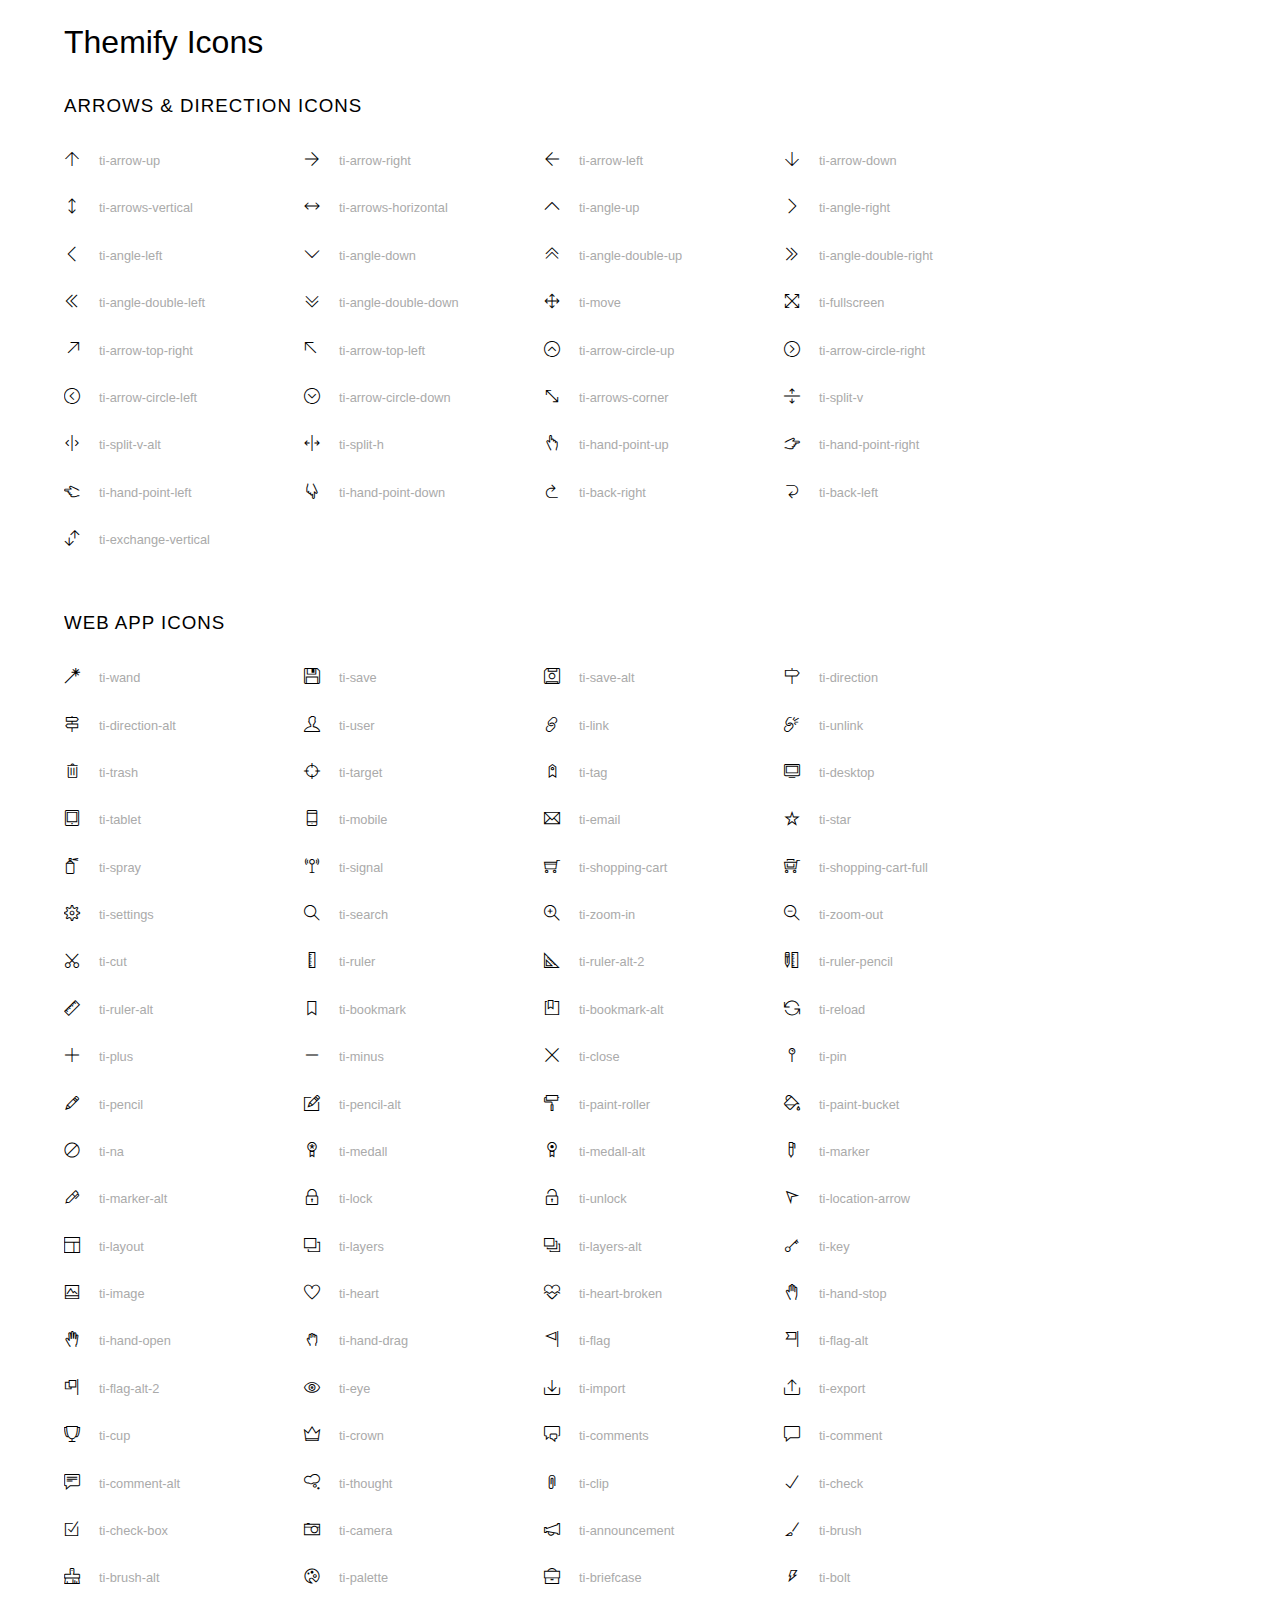
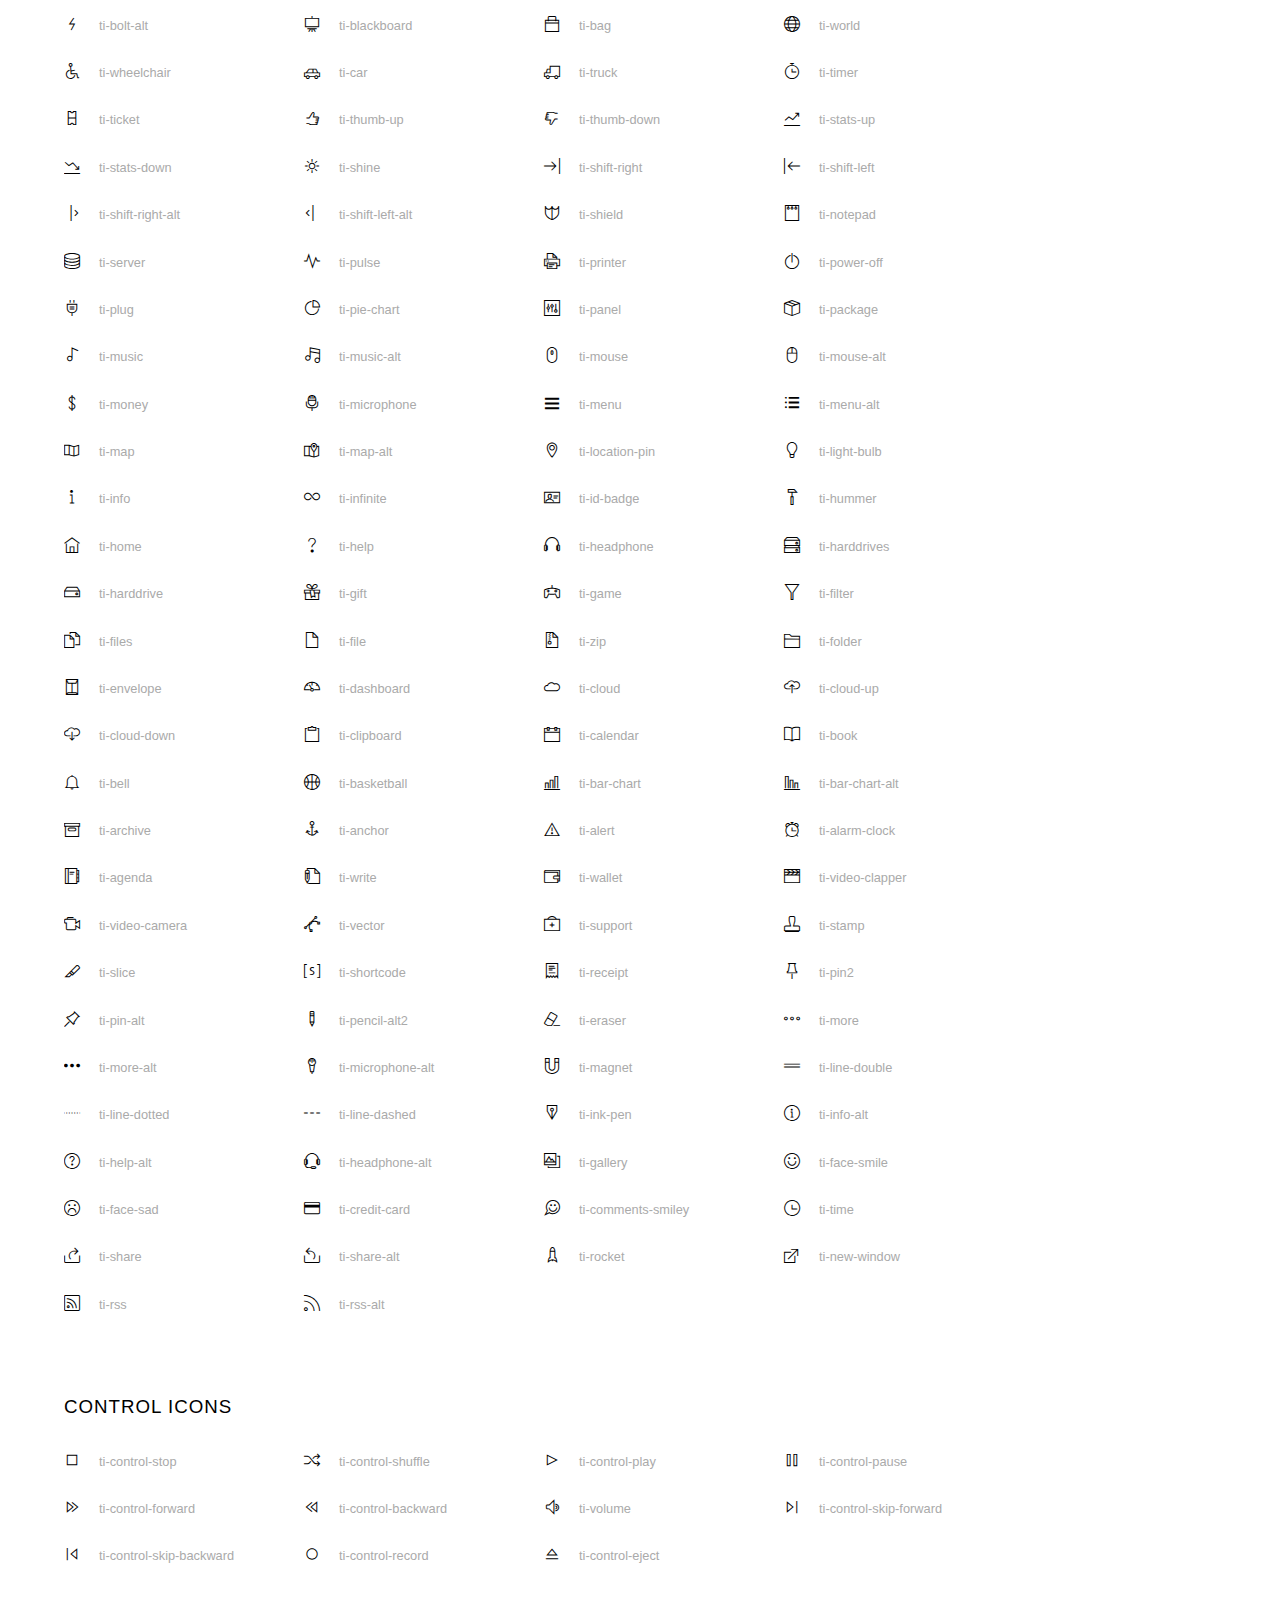
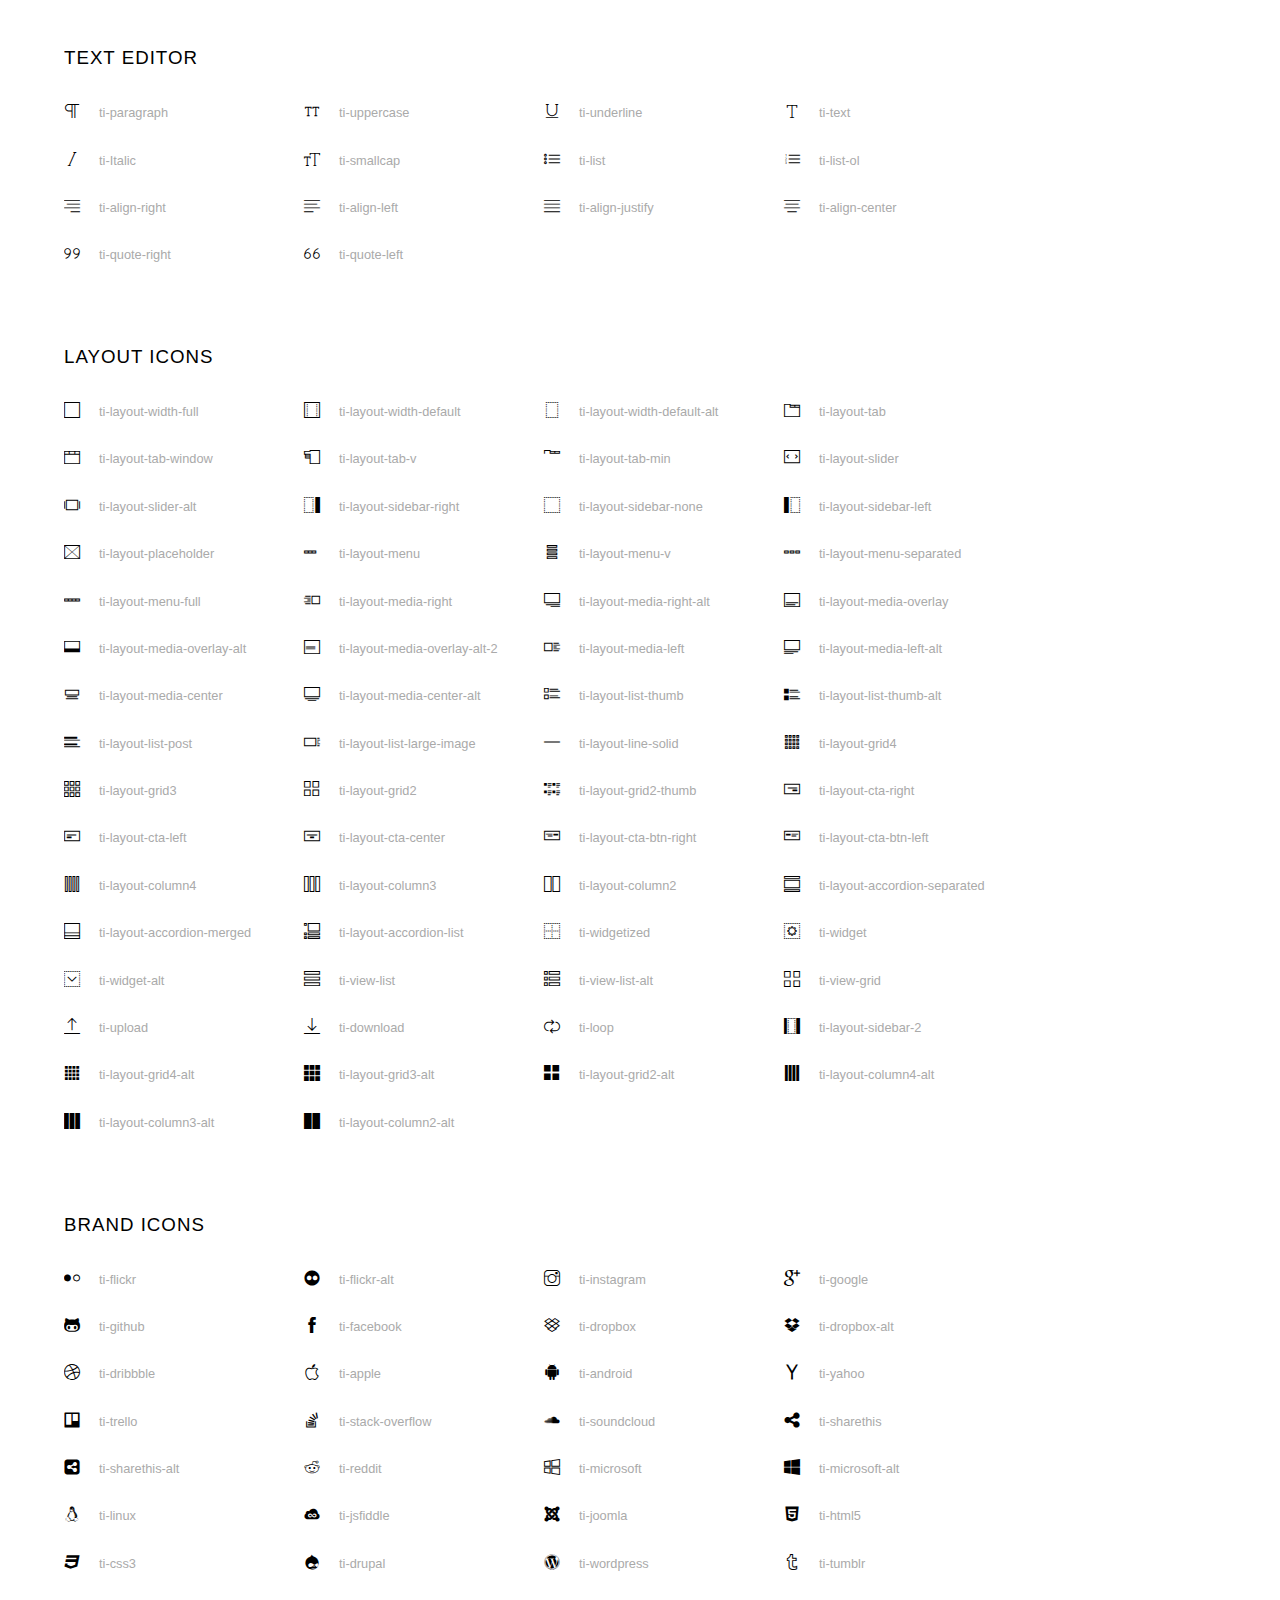
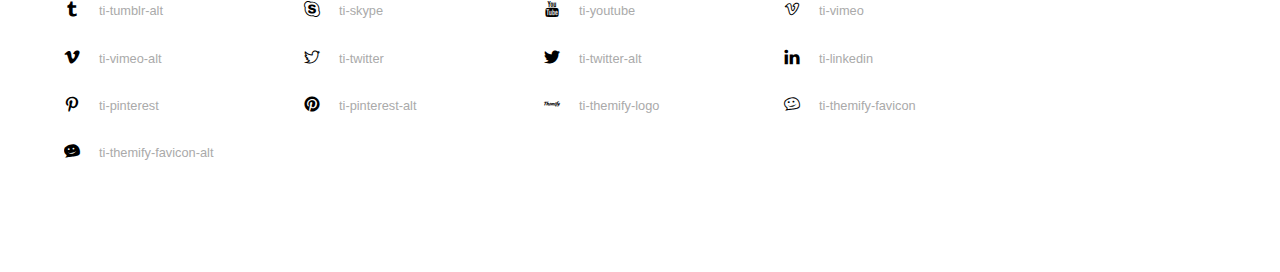
<file: src/main/resources/static/vendors/iconfonts/ti-icons/index.html>
<!doctype html>
<html>
<head>
	<meta charset="utf-8">
	<title>Themify Icon Font</title>
	<meta name="viewport" content="width=device-width">
	<link rel="stylesheet" href="demo-files/demo.css">
	<link rel="stylesheet" href="css/themify-icons.css">
	<!--[if lt IE 8]><!-->
	<link rel="stylesheet" href="ie7/ie7.css">
	<!--<![endif]-->
</head>
<body>
	<h1>Themify Icons</h1>

	<div class="icon-section">

		<div class="icon-section">
			<h3>Arrows &amp; Direction Icons </h3>

			<div class="icon-container">
				<span class="ti-arrow-up"></span><span class="icon-name"> ti-arrow-up</span>
			</div>
			<div class="icon-container">
				<span class="ti-arrow-right"></span><span class="icon-name"> ti-arrow-right</span>
			</div>
			<div class="icon-container">
				<span class="ti-arrow-left"></span><span class="icon-name"> ti-arrow-left</span>
			</div>
			<div class="icon-container">
				<span class="ti-arrow-down"></span><span class="icon-name"> ti-arrow-down</span>
			</div>
			<div class="icon-container">
				<span class="ti-arrows-vertical"></span><span class="icon-name"> ti-arrows-vertical</span>
			</div>
			<div class="icon-container">
				<span class="ti-arrows-horizontal"></span><span class="icon-name"> ti-arrows-horizontal</span>
			</div>
			<div class="icon-container">
				<span class="ti-angle-up"></span><span class="icon-name"> ti-angle-up</span>
			</div>
			<div class="icon-container">
				<span class="ti-angle-right"></span><span class="icon-name"> ti-angle-right</span>
			</div>
			<div class="icon-container">
				<span class="ti-angle-left"></span><span class="icon-name"> ti-angle-left</span>
			</div>
			<div class="icon-container">
				<span class="ti-angle-down"></span><span class="icon-name"> ti-angle-down</span>
			</div>	
			<div class="icon-container">
				<span class="ti-angle-double-up"></span><span class="icon-name"> ti-angle-double-up</span>
			</div>
			<div class="icon-container">
				<span class="ti-angle-double-right"></span><span class="icon-name"> ti-angle-double-right</span>
			</div>
			<div class="icon-container">
				<span class="ti-angle-double-left"></span><span class="icon-name"> ti-angle-double-left</span>
			</div>
			<div class="icon-container">
				<span class="ti-angle-double-down"></span><span class="icon-name"> ti-angle-double-down</span>
			</div>					
			<div class="icon-container">
				<span class="ti-move"></span><span class="icon-name"> ti-move</span>
			</div>
			<div class="icon-container">
				<span class="ti-fullscreen"></span><span class="icon-name"> ti-fullscreen</span>
			</div>
			<div class="icon-container">
				<span class="ti-arrow-top-right"></span><span class="icon-name"> ti-arrow-top-right</span>
			</div>
			<div class="icon-container">
				<span class="ti-arrow-top-left"></span><span class="icon-name"> ti-arrow-top-left</span>
			</div>
			<div class="icon-container">
				<span class="ti-arrow-circle-up"></span><span class="icon-name"> ti-arrow-circle-up</span>
			</div>
			<div class="icon-container">
				<span class="ti-arrow-circle-right"></span><span class="icon-name"> ti-arrow-circle-right</span>
			</div>
			<div class="icon-container">
				<span class="ti-arrow-circle-left"></span><span class="icon-name"> ti-arrow-circle-left</span>
			</div>
			<div class="icon-container">
				<span class="ti-arrow-circle-down"></span><span class="icon-name"> ti-arrow-circle-down</span>
			</div>
			<div class="icon-container">
				<span class="ti-arrows-corner"></span><span class="icon-name"> ti-arrows-corner</span>
			</div>
			<div class="icon-container">
				<span class="ti-split-v"></span><span class="icon-name"> ti-split-v</span>
			</div>

			<div class="icon-container">
				<span class="ti-split-v-alt"></span><span class="icon-name"> ti-split-v-alt</span>
			</div>
			<div class="icon-container">
				<span class="ti-split-h"></span><span class="icon-name"> ti-split-h</span>
			</div>
			<div class="icon-container">
				<span class="ti-hand-point-up"></span><span class="icon-name"> ti-hand-point-up</span>
			</div>
			<div class="icon-container">
				<span class="ti-hand-point-right"></span><span class="icon-name"> ti-hand-point-right</span>
			</div>
			<div class="icon-container">
				<span class="ti-hand-point-left"></span><span class="icon-name"> ti-hand-point-left</span>
			</div>
			<div class="icon-container">
				<span class="ti-hand-point-down"></span><span class="icon-name"> ti-hand-point-down</span>
			</div>
			<div class="icon-container">
				<span class="ti-back-right"></span><span class="icon-name"> ti-back-right</span>
			</div>
			<div class="icon-container">
				<span class="ti-back-left"></span><span class="icon-name"> ti-back-left</span>
			</div>
			<div class="icon-container">
				<span class="ti-exchange-vertical"></span><span class="icon-name"> ti-exchange-vertical</span>
			</div>

		</div> <!-- Arrows Icons -->



		<h3>Web App Icons</h3>
		
		<div class="icon-section">

			<div class="icon-container">
				<span class="ti-wand"></span><span class="icon-name"> ti-wand</span>
			</div>
			<div class="icon-container">
				<span class="ti-save"></span><span class="icon-name"> ti-save</span>
			</div>
			<div class="icon-container">
				<span class="ti-save-alt"></span><span class="icon-name"> ti-save-alt</span>
			</div>

			<div class="icon-container">
				<span class="ti-direction"></span><span class="icon-name"> ti-direction</span>
			</div>
			<div class="icon-container">
				<span class="ti-direction-alt"></span><span class="icon-name"> ti-direction-alt</span>
			</div>
			<div class="icon-container">
				<span class="ti-user"></span><span class="icon-name"> ti-user</span>
			</div>
			<div class="icon-container">
				<span class="ti-link"></span><span class="icon-name"> ti-link</span>
			</div>
			<div class="icon-container">
				<span class="ti-unlink"></span><span class="icon-name"> ti-unlink</span>
			</div>
			<div class="icon-container">
				<span class="ti-trash"></span><span class="icon-name"> ti-trash</span>
			</div>
			<div class="icon-container">
				<span class="ti-target"></span><span class="icon-name"> ti-target</span>
			</div>
			<div class="icon-container">
				<span class="ti-tag"></span><span class="icon-name"> ti-tag</span>
			</div>
			<div class="icon-container">
				<span class="ti-desktop"></span><span class="icon-name"> ti-desktop</span>
			</div>
			<div class="icon-container">
				<span class="ti-tablet"></span><span class="icon-name"> ti-tablet</span>
			</div>
			<div class="icon-container">
				<span class="ti-mobile"></span><span class="icon-name"> ti-mobile</span>
			</div>
			<div class="icon-container">
				<span class="ti-email"></span><span class="icon-name"> ti-email</span>
			</div>	
			<div class="icon-container">
				<span class="ti-star"></span><span class="icon-name"> ti-star</span>
			</div>
			<div class="icon-container">
				<span class="ti-spray"></span><span class="icon-name"> ti-spray</span>
			</div>
			<div class="icon-container">
				<span class="ti-signal"></span><span class="icon-name"> ti-signal</span>
			</div>
			<div class="icon-container">
				<span class="ti-shopping-cart"></span><span class="icon-name"> ti-shopping-cart</span>
			</div>
			<div class="icon-container">
				<span class="ti-shopping-cart-full"></span><span class="icon-name"> ti-shopping-cart-full</span>
			</div>
			<div class="icon-container">
				<span class="ti-settings"></span><span class="icon-name"> ti-settings</span>
			</div>
			<div class="icon-container">
				<span class="ti-search"></span><span class="icon-name"> ti-search</span>
			</div>
			<div class="icon-container">
				<span class="ti-zoom-in"></span><span class="icon-name"> ti-zoom-in</span>
			</div>
			<div class="icon-container">
				<span class="ti-zoom-out"></span><span class="icon-name"> ti-zoom-out</span>
			</div>
			<div class="icon-container">
				<span class="ti-cut"></span><span class="icon-name"> ti-cut</span>
			</div>
			<div class="icon-container">
				<span class="ti-ruler"></span><span class="icon-name"> ti-ruler</span>
			</div>
			<div class="icon-container">
				<span class="ti-ruler-alt-2"></span><span class="icon-name"> ti-ruler-alt-2</span>
			</div>			
			<div class="icon-container">
				<span class="ti-ruler-pencil"></span><span class="icon-name"> ti-ruler-pencil</span>
			</div>
			<div class="icon-container">
				<span class="ti-ruler-alt"></span><span class="icon-name"> ti-ruler-alt</span>
			</div>
			<div class="icon-container">
				<span class="ti-bookmark"></span><span class="icon-name"> ti-bookmark</span>
			</div>
			<div class="icon-container">
				<span class="ti-bookmark-alt"></span><span class="icon-name"> ti-bookmark-alt</span>
			</div>
			<div class="icon-container">
				<span class="ti-reload"></span><span class="icon-name"> ti-reload</span>
			</div>
			<div class="icon-container">
				<span class="ti-plus"></span><span class="icon-name"> ti-plus</span>
			</div>
			<div class="icon-container">
				<span class="ti-minus"></span><span class="icon-name"> ti-minus</span>
			</div>
			<div class="icon-container">
				<span class="ti-close"></span><span class="icon-name"> ti-close</span>
			</div>			
			<div class="icon-container">
				<span class="ti-pin"></span><span class="icon-name"> ti-pin</span>
			</div>
			<div class="icon-container">
				<span class="ti-pencil"></span><span class="icon-name"> ti-pencil</span>
			</div>
					
		  	<div class="icon-container">
				<span class="ti-pencil-alt"></span><span class="icon-name"> ti-pencil-alt</span>
			</div>
			<div class="icon-container">
				<span class="ti-paint-roller"></span><span class="icon-name"> ti-paint-roller</span>
			</div>
			<div class="icon-container">
				<span class="ti-paint-bucket"></span><span class="icon-name"> ti-paint-bucket</span>
			</div>
			<div class="icon-container">
				<span class="ti-na"></span><span class="icon-name"> ti-na</span>
			</div>
			<div class="icon-container">
				<span class="ti-medall"></span><span class="icon-name"> ti-medall</span>
			</div>
			<div class="icon-container">
				<span class="ti-medall-alt"></span><span class="icon-name"> ti-medall-alt</span>
			</div>
			<div class="icon-container">
				<span class="ti-marker"></span><span class="icon-name"> ti-marker</span>
			</div>
			<div class="icon-container">
				<span class="ti-marker-alt"></span><span class="icon-name"> ti-marker-alt</span>
			</div>

			<div class="icon-container">
				<span class="ti-lock"></span><span class="icon-name"> ti-lock</span>
			</div>
			<div class="icon-container">
				<span class="ti-unlock"></span><span class="icon-name"> ti-unlock</span>
			</div>
			<div class="icon-container">
				<span class="ti-location-arrow"></span><span class="icon-name"> ti-location-arrow</span>
			</div>
			<div class="icon-container">
				<span class="ti-layout"></span><span class="icon-name"> ti-layout</span>
			</div>
			<div class="icon-container">
				<span class="ti-layers"></span><span class="icon-name"> ti-layers</span>
			</div>
			<div class="icon-container">
				<span class="ti-layers-alt"></span><span class="icon-name"> ti-layers-alt</span>
			</div>
			<div class="icon-container">
				<span class="ti-key"></span><span class="icon-name"> ti-key</span>
			</div>
			<div class="icon-container">
				<span class="ti-image"></span><span class="icon-name"> ti-image</span>
			</div>
			<div class="icon-container">
				<span class="ti-heart"></span><span class="icon-name"> ti-heart</span>
			</div>
			<div class="icon-container">
				<span class="ti-heart-broken"></span><span class="icon-name"> ti-heart-broken</span>
			</div>
			<div class="icon-container">
				<span class="ti-hand-stop"></span><span class="icon-name"> ti-hand-stop</span>
			</div>
			<div class="icon-container">
				<span class="ti-hand-open"></span><span class="icon-name"> ti-hand-open</span>
			</div>
			<div class="icon-container">
				<span class="ti-hand-drag"></span><span class="icon-name"> ti-hand-drag</span>
			</div>
			<div class="icon-container">
				<span class="ti-flag"></span><span class="icon-name"> ti-flag</span>
			</div>
			<div class="icon-container">
				<span class="ti-flag-alt"></span><span class="icon-name"> ti-flag-alt</span>
			</div>
			<div class="icon-container">
				<span class="ti-flag-alt-2"></span><span class="icon-name"> ti-flag-alt-2</span>
			</div>
			<div class="icon-container">
				<span class="ti-eye"></span><span class="icon-name"> ti-eye</span>
			</div>
			<div class="icon-container">
				<span class="ti-import"></span><span class="icon-name"> ti-import</span>
			</div>			
			<div class="icon-container">
				<span class="ti-export"></span><span class="icon-name"> ti-export</span>
			</div>
			<div class="icon-container">
				<span class="ti-cup"></span><span class="icon-name"> ti-cup</span>
			</div>
			<div class="icon-container">
				<span class="ti-crown"></span><span class="icon-name"> ti-crown</span>
			</div>
			<div class="icon-container">
				<span class="ti-comments"></span><span class="icon-name"> ti-comments</span>
			</div>
			<div class="icon-container">
				<span class="ti-comment"></span><span class="icon-name"> ti-comment</span>
			</div>
			<div class="icon-container">
				<span class="ti-comment-alt"></span><span class="icon-name"> ti-comment-alt</span>
			</div>
			<div class="icon-container">
				<span class="ti-thought"></span><span class="icon-name"> ti-thought</span>
			</div>			
			<div class="icon-container">
				<span class="ti-clip"></span><span class="icon-name"> ti-clip</span>
			</div>

			<div class="icon-container">
				<span class="ti-check"></span><span class="icon-name"> ti-check</span>
			</div>
			<div class="icon-container">
				<span class="ti-check-box"></span><span class="icon-name"> ti-check-box</span>
			</div>
			<div class="icon-container">
				<span class="ti-camera"></span><span class="icon-name"> ti-camera</span>
			</div>
			<div class="icon-container">
				<span class="ti-announcement"></span><span class="icon-name"> ti-announcement</span>
			</div>
			<div class="icon-container">
				<span class="ti-brush"></span><span class="icon-name"> ti-brush</span>
			</div>
			<div class="icon-container">
				<span class="ti-brush-alt"></span><span class="icon-name"> ti-brush-alt</span>
			</div>
			<div class="icon-container">
				<span class="ti-palette"></span><span class="icon-name"> ti-palette</span>
			</div>			
			<div class="icon-container">
				<span class="ti-briefcase"></span><span class="icon-name"> ti-briefcase</span>
			</div>
			<div class="icon-container">
				<span class="ti-bolt"></span><span class="icon-name"> ti-bolt</span>
			</div>
			<div class="icon-container">
				<span class="ti-bolt-alt"></span><span class="icon-name"> ti-bolt-alt</span>
			</div>
			<div class="icon-container">
				<span class="ti-blackboard"></span><span class="icon-name"> ti-blackboard</span>
			</div>
			<div class="icon-container">
				<span class="ti-bag"></span><span class="icon-name"> ti-bag</span>
			</div>
			<div class="icon-container">
				<span class="ti-world"></span><span class="icon-name"> ti-world</span>
			</div>
			<div class="icon-container">
				<span class="ti-wheelchair"></span><span class="icon-name"> ti-wheelchair</span>
			</div>
			<div class="icon-container">
				<span class="ti-car"></span><span class="icon-name"> ti-car</span>
			</div>
			<div class="icon-container">
				<span class="ti-truck"></span><span class="icon-name"> ti-truck</span>
			</div>
			<div class="icon-container">
				<span class="ti-timer"></span><span class="icon-name"> ti-timer</span>
			</div>
			<div class="icon-container">
				<span class="ti-ticket"></span><span class="icon-name"> ti-ticket</span>
			</div>
			<div class="icon-container">
				<span class="ti-thumb-up"></span><span class="icon-name"> ti-thumb-up</span>
			</div>
			<div class="icon-container">
				<span class="ti-thumb-down"></span><span class="icon-name"> ti-thumb-down</span>
			</div>

			<div class="icon-container">
				<span class="ti-stats-up"></span><span class="icon-name"> ti-stats-up</span>
			</div>
			<div class="icon-container">
				<span class="ti-stats-down"></span><span class="icon-name"> ti-stats-down</span>
			</div>
			<div class="icon-container">
				<span class="ti-shine"></span><span class="icon-name"> ti-shine</span>
			</div>
			<div class="icon-container">
				<span class="ti-shift-right"></span><span class="icon-name"> ti-shift-right</span>
			</div>
			<div class="icon-container">
				<span class="ti-shift-left"></span><span class="icon-name"> ti-shift-left</span>
			</div>

			<div class="icon-container">
				<span class="ti-shift-right-alt"></span><span class="icon-name"> ti-shift-right-alt</span>
			</div>
			<div class="icon-container">
				<span class="ti-shift-left-alt"></span><span class="icon-name"> ti-shift-left-alt</span>
			</div>
			<div class="icon-container">
				<span class="ti-shield"></span><span class="icon-name"> ti-shield</span>
			</div>
			<div class="icon-container">
				<span class="ti-notepad"></span><span class="icon-name"> ti-notepad</span>
			</div>
			<div class="icon-container">
				<span class="ti-server"></span><span class="icon-name"> ti-server</span>
			</div>

			<div class="icon-container">
				<span class="ti-pulse"></span><span class="icon-name"> ti-pulse</span>
			</div>
			<div class="icon-container">
				<span class="ti-printer"></span><span class="icon-name"> ti-printer</span>
			</div>
			<div class="icon-container">
				<span class="ti-power-off"></span><span class="icon-name"> ti-power-off</span>
			</div>
			<div class="icon-container">
				<span class="ti-plug"></span><span class="icon-name"> ti-plug</span>
			</div>
			<div class="icon-container">
				<span class="ti-pie-chart"></span><span class="icon-name"> ti-pie-chart</span>
			</div>

			<div class="icon-container">
				<span class="ti-panel"></span><span class="icon-name"> ti-panel</span>
			</div>
			<div class="icon-container">
				<span class="ti-package"></span><span class="icon-name"> ti-package</span>
			</div>
			<div class="icon-container">
				<span class="ti-music"></span><span class="icon-name"> ti-music</span>
			</div>
			<div class="icon-container">
				<span class="ti-music-alt"></span><span class="icon-name"> ti-music-alt</span>
			</div>
			<div class="icon-container">
				<span class="ti-mouse"></span><span class="icon-name"> ti-mouse</span>
			</div>
			<div class="icon-container">
				<span class="ti-mouse-alt"></span><span class="icon-name"> ti-mouse-alt</span>
			</div>
			<div class="icon-container">
				<span class="ti-money"></span><span class="icon-name"> ti-money</span>
			</div>
			<div class="icon-container">
				<span class="ti-microphone"></span><span class="icon-name"> ti-microphone</span>
			</div>
			<div class="icon-container">
				<span class="ti-menu"></span><span class="icon-name"> ti-menu</span>
			</div>
			<div class="icon-container">
				<span class="ti-menu-alt"></span><span class="icon-name"> ti-menu-alt</span>
			</div>
			<div class="icon-container">
				<span class="ti-map"></span><span class="icon-name"> ti-map</span>
			</div>
			<div class="icon-container">
				<span class="ti-map-alt"></span><span class="icon-name"> ti-map-alt</span>
			</div>

			<div class="icon-container">
				<span class="ti-location-pin"></span><span class="icon-name"> ti-location-pin</span>
			</div>

			<div class="icon-container">
				<span class="ti-light-bulb"></span><span class="icon-name"> ti-light-bulb</span>
			</div>
			<div class="icon-container">
				<span class="ti-info"></span><span class="icon-name"> ti-info</span>
			</div>
			<div class="icon-container">
				<span class="ti-infinite"></span><span class="icon-name"> ti-infinite</span>
			</div>
			<div class="icon-container">
				<span class="ti-id-badge"></span><span class="icon-name"> ti-id-badge</span>
			</div>
			<div class="icon-container">
				<span class="ti-hummer"></span><span class="icon-name"> ti-hummer</span>
			</div>
			<div class="icon-container">
				<span class="ti-home"></span><span class="icon-name"> ti-home</span>
			</div>
			<div class="icon-container">
				<span class="ti-help"></span><span class="icon-name"> ti-help</span>
			</div>
			<div class="icon-container">
				<span class="ti-headphone"></span><span class="icon-name"> ti-headphone</span>
			</div>
			<div class="icon-container">
				<span class="ti-harddrives"></span><span class="icon-name"> ti-harddrives</span>
			</div>
			<div class="icon-container">
				<span class="ti-harddrive"></span><span class="icon-name"> ti-harddrive</span>
			</div>
			<div class="icon-container">
				<span class="ti-gift"></span><span class="icon-name"> ti-gift</span>
			</div>
			<div class="icon-container">
				<span class="ti-game"></span><span class="icon-name"> ti-game</span>
			</div>
			<div class="icon-container">
				<span class="ti-filter"></span><span class="icon-name"> ti-filter</span>
			</div>
			<div class="icon-container">
				<span class="ti-files"></span><span class="icon-name"> ti-files</span>
			</div>
			<div class="icon-container">
				<span class="ti-file"></span><span class="icon-name"> ti-file</span>
			</div>
			<div class="icon-container">
				<span class="ti-zip"></span><span class="icon-name"> ti-zip</span>
			</div>
			<div class="icon-container">
				<span class="ti-folder"></span><span class="icon-name"> ti-folder</span>
			</div>			
			<div class="icon-container">
				<span class="ti-envelope"></span><span class="icon-name"> ti-envelope</span>
			</div>


			<div class="icon-container">
				<span class="ti-dashboard"></span><span class="icon-name"> ti-dashboard</span>
			</div>
			<div class="icon-container">
				<span class="ti-cloud"></span><span class="icon-name"> ti-cloud</span>
			</div>
			<div class="icon-container">
				<span class="ti-cloud-up"></span><span class="icon-name"> ti-cloud-up</span>
			</div>
			<div class="icon-container">
				<span class="ti-cloud-down"></span><span class="icon-name"> ti-cloud-down</span>
			</div>
			<div class="icon-container">
				<span class="ti-clipboard"></span><span class="icon-name"> ti-clipboard</span>
			</div>
			<div class="icon-container">
				<span class="ti-calendar"></span><span class="icon-name"> ti-calendar</span>
			</div>
			<div class="icon-container">
				<span class="ti-book"></span><span class="icon-name"> ti-book</span>
			</div>
			<div class="icon-container">
				<span class="ti-bell"></span><span class="icon-name"> ti-bell</span>
			</div>
			<div class="icon-container">
				<span class="ti-basketball"></span><span class="icon-name"> ti-basketball</span>
			</div>
			<div class="icon-container">
				<span class="ti-bar-chart"></span><span class="icon-name"> ti-bar-chart</span>
			</div>
			<div class="icon-container">
				<span class="ti-bar-chart-alt"></span><span class="icon-name"> ti-bar-chart-alt</span>
			</div>


			<div class="icon-container">
				<span class="ti-archive"></span><span class="icon-name"> ti-archive</span>
			</div>
			<div class="icon-container">
				<span class="ti-anchor"></span><span class="icon-name"> ti-anchor</span>
			</div>

			<div class="icon-container">
				<span class="ti-alert"></span><span class="icon-name"> ti-alert</span>
			</div>
			<div class="icon-container">
				<span class="ti-alarm-clock"></span><span class="icon-name"> ti-alarm-clock</span>
			</div>
			<div class="icon-container">
				<span class="ti-agenda"></span><span class="icon-name"> ti-agenda</span>
			</div>
			<div class="icon-container">
				<span class="ti-write"></span><span class="icon-name"> ti-write</span>
			</div>

			<div class="icon-container">
				<span class="ti-wallet"></span><span class="icon-name"> ti-wallet</span>
			</div>
			<div class="icon-container">
				<span class="ti-video-clapper"></span><span class="icon-name"> ti-video-clapper</span>
			</div>
			<div class="icon-container">
				<span class="ti-video-camera"></span><span class="icon-name"> ti-video-camera</span>
			</div>
			<div class="icon-container">
				<span class="ti-vector"></span><span class="icon-name"> ti-vector</span>
			</div>

			<div class="icon-container">
				<span class="ti-support"></span><span class="icon-name"> ti-support</span>
			</div>
			<div class="icon-container">
				<span class="ti-stamp"></span><span class="icon-name"> ti-stamp</span>
			</div>
			<div class="icon-container">
				<span class="ti-slice"></span><span class="icon-name"> ti-slice</span>
			</div>
			<div class="icon-container">
				<span class="ti-shortcode"></span><span class="icon-name"> ti-shortcode</span>
			</div>
			<div class="icon-container">
				<span class="ti-receipt"></span><span class="icon-name"> ti-receipt</span>
			</div>
			<div class="icon-container">
				<span class="ti-pin2"></span><span class="icon-name"> ti-pin2</span>
			</div>
			<div class="icon-container">
				<span class="ti-pin-alt"></span><span class="icon-name"> ti-pin-alt</span>
			</div>
			<div class="icon-container">
				<span class="ti-pencil-alt2"></span><span class="icon-name"> ti-pencil-alt2</span>
			</div>
			<div class="icon-container">
				<span class="ti-eraser"></span><span class="icon-name"> ti-eraser</span>
			</div>			
			<div class="icon-container">
				<span class="ti-more"></span><span class="icon-name"> ti-more</span>
			</div>
			<div class="icon-container">
				<span class="ti-more-alt"></span><span class="icon-name"> ti-more-alt</span>
			</div>
			<div class="icon-container">
				<span class="ti-microphone-alt"></span><span class="icon-name"> ti-microphone-alt</span>
			</div>
			<div class="icon-container">
				<span class="ti-magnet"></span><span class="icon-name"> ti-magnet</span>
			</div>
			<div class="icon-container">
				<span class="ti-line-double"></span><span class="icon-name"> ti-line-double</span>
			</div>
			<div class="icon-container">
				<span class="ti-line-dotted"></span><span class="icon-name"> ti-line-dotted</span>
			</div>
			<div class="icon-container">
				<span class="ti-line-dashed"></span><span class="icon-name"> ti-line-dashed</span>
			</div>

			<div class="icon-container">
				<span class="ti-ink-pen"></span><span class="icon-name"> ti-ink-pen</span>
			</div>
			<div class="icon-container">
				<span class="ti-info-alt"></span><span class="icon-name"> ti-info-alt</span>
			</div>
			<div class="icon-container">
				<span class="ti-help-alt"></span><span class="icon-name"> ti-help-alt</span>
			</div>
			<div class="icon-container">
				<span class="ti-headphone-alt"></span><span class="icon-name"> ti-headphone-alt</span>
			</div>

			<div class="icon-container">
				<span class="ti-gallery"></span><span class="icon-name"> ti-gallery</span>
			</div>
			<div class="icon-container">
				<span class="ti-face-smile"></span><span class="icon-name"> ti-face-smile</span>
			</div>
			<div class="icon-container">
				<span class="ti-face-sad"></span><span class="icon-name"> ti-face-sad</span>
			</div>
			<div class="icon-container">
				<span class="ti-credit-card"></span><span class="icon-name"> ti-credit-card</span>
			</div>
			<div class="icon-container">
				<span class="ti-comments-smiley"></span><span class="icon-name"> ti-comments-smiley</span>
			</div>
			<div class="icon-container">
				<span class="ti-time"></span><span class="icon-name"> ti-time</span>
			</div>
			<div class="icon-container">
				<span class="ti-share"></span><span class="icon-name"> ti-share</span>
			</div>
			<div class="icon-container">
				<span class="ti-share-alt"></span><span class="icon-name"> ti-share-alt</span>
			</div>
			<div class="icon-container">
				<span class="ti-rocket"></span><span class="icon-name"> ti-rocket</span>
			</div>

			<div class="icon-container">
				<span class="ti-new-window"></span><span class="icon-name"> ti-new-window</span>
			</div>

			<div class="icon-container">
				<span class="ti-rss"></span><span class="icon-name"> ti-rss</span>
			</div>

			<div class="icon-container">
				<span class="ti-rss-alt"></span><span class="icon-name"> ti-rss-alt</span>
			</div>
			
		</div><!-- Web App Icons -->


		<div class="icon-section">
			<h3>Control Icons</h3>
			<div class="icon-container">
				<span class="ti-control-stop"></span><span class="icon-name"> ti-control-stop</span>
			</div>
			<div class="icon-container">
				<span class="ti-control-shuffle"></span><span class="icon-name"> ti-control-shuffle</span>
			</div>
			<div class="icon-container">
				<span class="ti-control-play"></span><span class="icon-name"> ti-control-play</span>
			</div>
			<div class="icon-container">
				<span class="ti-control-pause"></span><span class="icon-name"> ti-control-pause</span>
			</div>
			<div class="icon-container">
				<span class="ti-control-forward"></span><span class="icon-name"> ti-control-forward</span>
			</div>
			<div class="icon-container">
				<span class="ti-control-backward"></span><span class="icon-name"> ti-control-backward</span>
			</div>	
			<div class="icon-container">
				<span class="ti-volume"></span><span class="icon-name"> ti-volume</span>
			</div>
			<div class="icon-container">
				<span class="ti-control-skip-forward"></span><span class="icon-name"> ti-control-skip-forward</span>
			</div>
			<div class="icon-container">
				<span class="ti-control-skip-backward"></span><span class="icon-name"> ti-control-skip-backward</span>
			</div>
			<div class="icon-container">
				<span class="ti-control-record"></span><span class="icon-name"> ti-control-record</span>
			</div>
			<div class="icon-container">
				<span class="ti-control-eject"></span><span class="icon-name"> ti-control-eject</span>
			</div>			
		</div> <!-- Control Icons -->


		<div class="icon-section">
			<h3>Text Editor</h3>

			<div class="icon-container">
				<span class="ti-paragraph"></span><span class="icon-name"> ti-paragraph</span>
			</div>
			<div class="icon-container">
				<span class="ti-uppercase"></span><span class="icon-name"> ti-uppercase</span>
			</div>

			<div class="icon-container">
				<span class="ti-underline"></span><span class="icon-name"> ti-underline</span>
			</div>
			<div class="icon-container">
				<span class="ti-text"></span><span class="icon-name"> ti-text</span>
			</div>
			<div class="icon-container">
				<span class="ti-Italic"></span><span class="icon-name"> ti-Italic</span>
			</div>
			<div class="icon-container">
				<span class="ti-smallcap"></span><span class="icon-name"> ti-smallcap</span>
			</div>
			<div class="icon-container">
				<span class="ti-list"></span><span class="icon-name"> ti-list</span>
			</div>
			<div class="icon-container">
				<span class="ti-list-ol"></span><span class="icon-name"> ti-list-ol</span>
			</div>
			<div class="icon-container">
				<span class="ti-align-right"></span><span class="icon-name"> ti-align-right</span>
			</div>
			<div class="icon-container">
				<span class="ti-align-left"></span><span class="icon-name"> ti-align-left</span>
			</div>
			<div class="icon-container">
				<span class="ti-align-justify"></span><span class="icon-name"> ti-align-justify</span>
			</div>
			<div class="icon-container">
				<span class="ti-align-center"></span><span class="icon-name"> ti-align-center</span>
			</div>
			<div class="icon-container">
				<span class="ti-quote-right"></span><span class="icon-name"> ti-quote-right</span>
			</div>
			<div class="icon-container">
				<span class="ti-quote-left"></span><span class="icon-name"> ti-quote-left</span>
			</div>

		</div> <!-- Text Editor -->



		<div class="icon-section">
			<h3>Layout Icons</h3>
			<div class="icon-container">
				<span class="ti-layout-width-full"></span><span class="icon-name"> ti-layout-width-full</span>
			</div>
			<div class="icon-container">
				<span class="ti-layout-width-default"></span><span class="icon-name"> ti-layout-width-default</span>
			</div>
			<div class="icon-container">
				<span class="ti-layout-width-default-alt"></span><span class="icon-name"> ti-layout-width-default-alt</span>
			</div>
			<div class="icon-container">
				<span class="ti-layout-tab"></span><span class="icon-name"> ti-layout-tab</span>
			</div>
			<div class="icon-container">
				<span class="ti-layout-tab-window"></span><span class="icon-name"> ti-layout-tab-window</span>
			</div>
			<div class="icon-container">
				<span class="ti-layout-tab-v"></span><span class="icon-name"> ti-layout-tab-v</span>
			</div>
			<div class="icon-container">
				<span class="ti-layout-tab-min"></span><span class="icon-name"> ti-layout-tab-min</span>
			</div>
			<div class="icon-container">
				<span class="ti-layout-slider"></span><span class="icon-name"> ti-layout-slider</span>
			</div>
			<div class="icon-container">
				<span class="ti-layout-slider-alt"></span><span class="icon-name"> ti-layout-slider-alt</span>
			</div>
			<div class="icon-container">
				<span class="ti-layout-sidebar-right"></span><span class="icon-name"> ti-layout-sidebar-right</span>
			</div>
			<div class="icon-container">
				<span class="ti-layout-sidebar-none"></span><span class="icon-name"> ti-layout-sidebar-none</span>
			</div>
			<div class="icon-container">
				<span class="ti-layout-sidebar-left"></span><span class="icon-name"> ti-layout-sidebar-left</span>
			</div>
			<div class="icon-container">
				<span class="ti-layout-placeholder"></span><span class="icon-name"> ti-layout-placeholder</span>
			</div>
			<div class="icon-container">
				<span class="ti-layout-menu"></span><span class="icon-name"> ti-layout-menu</span>
			</div>
			<div class="icon-container">
				<span class="ti-layout-menu-v"></span><span class="icon-name"> ti-layout-menu-v</span>
			</div>
			<div class="icon-container">
				<span class="ti-layout-menu-separated"></span><span class="icon-name"> ti-layout-menu-separated</span>
			</div>
			<div class="icon-container">
				<span class="ti-layout-menu-full"></span><span class="icon-name"> ti-layout-menu-full</span>
			</div>
			<div class="icon-container">
				<span class="ti-layout-media-right"></span><span class="icon-name"> ti-layout-media-right</span>
			</div>
			<div class="icon-container">
				<span class="ti-layout-media-right-alt"></span><span class="icon-name"> ti-layout-media-right-alt</span>
			</div>
			<div class="icon-container">
				<span class="ti-layout-media-overlay"></span><span class="icon-name"> ti-layout-media-overlay</span>
			</div>
			<div class="icon-container">
				<span class="ti-layout-media-overlay-alt"></span><span class="icon-name"> ti-layout-media-overlay-alt</span>
			</div>
			<div class="icon-container">
				<span class="ti-layout-media-overlay-alt-2"></span><span class="icon-name"> ti-layout-media-overlay-alt-2</span>
			</div>
			<div class="icon-container">
				<span class="ti-layout-media-left"></span><span class="icon-name"> ti-layout-media-left</span>
			</div>
			<div class="icon-container">
				<span class="ti-layout-media-left-alt"></span><span class="icon-name"> ti-layout-media-left-alt</span>
			</div>
			<div class="icon-container">
				<span class="ti-layout-media-center"></span><span class="icon-name"> ti-layout-media-center</span>
			</div>
			<div class="icon-container">
				<span class="ti-layout-media-center-alt"></span><span class="icon-name"> ti-layout-media-center-alt</span>
			</div>
			<div class="icon-container">
				<span class="ti-layout-list-thumb"></span><span class="icon-name"> ti-layout-list-thumb</span>
			</div>
			<div class="icon-container">
				<span class="ti-layout-list-thumb-alt"></span><span class="icon-name"> ti-layout-list-thumb-alt</span>
			</div>
			<div class="icon-container">
				<span class="ti-layout-list-post"></span><span class="icon-name"> ti-layout-list-post</span>
			</div>
			<div class="icon-container">
				<span class="ti-layout-list-large-image"></span><span class="icon-name"> ti-layout-list-large-image</span>
			</div>
			<div class="icon-container">
				<span class="ti-layout-line-solid"></span><span class="icon-name"> ti-layout-line-solid</span>
			</div>
			<div class="icon-container">
				<span class="ti-layout-grid4"></span><span class="icon-name"> ti-layout-grid4</span>
			</div>
			<div class="icon-container">
				<span class="ti-layout-grid3"></span><span class="icon-name"> ti-layout-grid3</span>
			</div>
			<div class="icon-container">
				<span class="ti-layout-grid2"></span><span class="icon-name"> ti-layout-grid2</span>
			</div>
			<div class="icon-container">
				<span class="ti-layout-grid2-thumb"></span><span class="icon-name"> ti-layout-grid2-thumb</span>
			</div>
			<div class="icon-container">
				<span class="ti-layout-cta-right"></span><span class="icon-name"> ti-layout-cta-right</span>
			</div>
			<div class="icon-container">
				<span class="ti-layout-cta-left"></span><span class="icon-name"> ti-layout-cta-left</span>
			</div>
			<div class="icon-container">
				<span class="ti-layout-cta-center"></span><span class="icon-name"> ti-layout-cta-center</span>
			</div>
			<div class="icon-container">
				<span class="ti-layout-cta-btn-right"></span><span class="icon-name"> ti-layout-cta-btn-right</span>
			</div>
			<div class="icon-container">
				<span class="ti-layout-cta-btn-left"></span><span class="icon-name"> ti-layout-cta-btn-left</span>
			</div>
			<div class="icon-container">
				<span class="ti-layout-column4"></span><span class="icon-name"> ti-layout-column4</span>
			</div>
			<div class="icon-container">
				<span class="ti-layout-column3"></span><span class="icon-name"> ti-layout-column3</span>
			</div>
			<div class="icon-container">
				<span class="ti-layout-column2"></span><span class="icon-name"> ti-layout-column2</span>
			</div>
			<div class="icon-container">
				<span class="ti-layout-accordion-separated"></span><span class="icon-name"> ti-layout-accordion-separated</span>
			</div>
			<div class="icon-container">
				<span class="ti-layout-accordion-merged"></span><span class="icon-name"> ti-layout-accordion-merged</span>
			</div>
			<div class="icon-container">
				<span class="ti-layout-accordion-list"></span><span class="icon-name"> ti-layout-accordion-list</span>
			</div>
			<div class="icon-container">
				<span class="ti-widgetized"></span><span class="icon-name"> ti-widgetized</span>
			</div>
			<div class="icon-container">
				<span class="ti-widget"></span><span class="icon-name"> ti-widget</span>
			</div>
			<div class="icon-container">
				<span class="ti-widget-alt"></span><span class="icon-name"> ti-widget-alt</span>
			</div>
			<div class="icon-container">
				<span class="ti-view-list"></span><span class="icon-name"> ti-view-list</span>
			</div>
			<div class="icon-container">
				<span class="ti-view-list-alt"></span><span class="icon-name"> ti-view-list-alt</span>
			</div>
			<div class="icon-container">
				<span class="ti-view-grid"></span><span class="icon-name"> ti-view-grid</span>
			</div>
			<div class="icon-container">
				<span class="ti-upload"></span><span class="icon-name"> ti-upload</span>
			</div>
			<div class="icon-container">
				<span class="ti-download"></span><span class="icon-name"> ti-download</span>
			</div>	
			<div class="icon-container">
				<span class="ti-loop"></span><span class="icon-name"> ti-loop</span>
			</div>
			<div class="icon-container">
				<span class="ti-layout-sidebar-2"></span><span class="icon-name"> ti-layout-sidebar-2</span>
			</div>
			<div class="icon-container">
				<span class="ti-layout-grid4-alt"></span><span class="icon-name"> ti-layout-grid4-alt</span>
			</div>
			<div class="icon-container">
				<span class="ti-layout-grid3-alt"></span><span class="icon-name"> ti-layout-grid3-alt</span>
			</div>
			<div class="icon-container">
				<span class="ti-layout-grid2-alt"></span><span class="icon-name"> ti-layout-grid2-alt</span>
			</div>
			<div class="icon-container">
				<span class="ti-layout-column4-alt"></span><span class="icon-name"> ti-layout-column4-alt</span>
			</div>
			<div class="icon-container">
				<span class="ti-layout-column3-alt"></span><span class="icon-name"> ti-layout-column3-alt</span>
			</div>
			<div class="icon-container">
				<span class="ti-layout-column2-alt"></span><span class="icon-name"> ti-layout-column2-alt</span>
			</div>		


		</div> <!-- Layout Icons -->


		<div class="icon-section">
			<h3>Brand Icons</h3>

			<div class="icon-container">
				<span class="ti-flickr"></span><span class="icon-name"> ti-flickr</span>
			</div>
			<div class="icon-container">
				<span class="ti-flickr-alt"></span><span class="icon-name"> ti-flickr-alt</span>
			</div>			
			<div class="icon-container">
				<span class="ti-instagram"></span><span class="icon-name"> ti-instagram</span>
			</div>
			<div class="icon-container">
				<span class="ti-google"></span><span class="icon-name"> ti-google</span>
			</div>
			<div class="icon-container">
				<span class="ti-github"></span><span class="icon-name"> ti-github</span>
			</div>

			<div class="icon-container">
				<span class="ti-facebook"></span><span class="icon-name"> ti-facebook</span>
			</div>
			<div class="icon-container">
				<span class="ti-dropbox"></span><span class="icon-name"> ti-dropbox</span>
			</div>
			<div class="icon-container">
				<span class="ti-dropbox-alt"></span><span class="icon-name"> ti-dropbox-alt</span>
			</div>
			<div class="icon-container">
				<span class="ti-dribbble"></span><span class="icon-name"> ti-dribbble</span>
			</div>
			<div class="icon-container">
				<span class="ti-apple"></span><span class="icon-name"> ti-apple</span>
			</div>
			<div class="icon-container">
				<span class="ti-android"></span><span class="icon-name"> ti-android</span>
			</div>
			<div class="icon-container">
				<span class="ti-yahoo"></span><span class="icon-name"> ti-yahoo</span>
			</div>
			<div class="icon-container">
				<span class="ti-trello"></span><span class="icon-name"> ti-trello</span>
			</div>
			<div class="icon-container">
				<span class="ti-stack-overflow"></span><span class="icon-name"> ti-stack-overflow</span>
			</div>
			<div class="icon-container">
				<span class="ti-soundcloud"></span><span class="icon-name"> ti-soundcloud</span>
			</div>
			<div class="icon-container">
				<span class="ti-sharethis"></span><span class="icon-name"> ti-sharethis</span>
			</div>
			<div class="icon-container">
				<span class="ti-sharethis-alt"></span><span class="icon-name"> ti-sharethis-alt</span>
			</div>
			<div class="icon-container">
				<span class="ti-reddit"></span><span class="icon-name"> ti-reddit</span>
			</div>

			<div class="icon-container">
				<span class="ti-microsoft"></span><span class="icon-name"> ti-microsoft</span>
			</div>
			<div class="icon-container">
				<span class="ti-microsoft-alt"></span><span class="icon-name"> ti-microsoft-alt</span>
			</div>
			<div class="icon-container">
				<span class="ti-linux"></span><span class="icon-name"> ti-linux</span>
			</div>
			<div class="icon-container">
				<span class="ti-jsfiddle"></span><span class="icon-name"> ti-jsfiddle</span>
			</div>
			<div class="icon-container">
				<span class="ti-joomla"></span><span class="icon-name"> ti-joomla</span>
			</div>
			<div class="icon-container">
				<span class="ti-html5"></span><span class="icon-name"> ti-html5</span>
			</div>
			<div class="icon-container">
				<span class="ti-css3"></span><span class="icon-name"> ti-css3</span>
			</div>	
			<div class="icon-container">
				<span class="ti-drupal"></span><span class="icon-name"> ti-drupal</span>
			</div>
			<div class="icon-container">
				<span class="ti-wordpress"></span><span class="icon-name"> ti-wordpress</span>
			</div>		
			<div class="icon-container">
				<span class="ti-tumblr"></span><span class="icon-name"> ti-tumblr</span>
			</div>
			<div class="icon-container">
				<span class="ti-tumblr-alt"></span><span class="icon-name"> ti-tumblr-alt</span>
			</div>
			<div class="icon-container">
				<span class="ti-skype"></span><span class="icon-name"> ti-skype</span>
			</div>
			<div class="icon-container">
				<span class="ti-youtube"></span><span class="icon-name"> ti-youtube</span>
			</div>
			<div class="icon-container">
				<span class="ti-vimeo"></span><span class="icon-name"> ti-vimeo</span>
			</div>
			<div class="icon-container">
				<span class="ti-vimeo-alt"></span><span class="icon-name"> ti-vimeo-alt</span>
			</div>			
			<div class="icon-container">
				<span class="ti-twitter"></span><span class="icon-name"> ti-twitter</span>
			</div>
			<div class="icon-container">
				<span class="ti-twitter-alt"></span><span class="icon-name"> ti-twitter-alt</span>
			</div>
			<div class="icon-container">
				<span class="ti-linkedin"></span><span class="icon-name"> ti-linkedin</span>
			</div>
			<div class="icon-container">
				<span class="ti-pinterest"></span><span class="icon-name"> ti-pinterest</span>
			</div>

			<div class="icon-container">
				<span class="ti-pinterest-alt"></span><span class="icon-name"> ti-pinterest-alt</span>
			</div>
			<div class="icon-container">
				<span class="ti-themify-logo"></span><span class="icon-name"> ti-themify-logo</span>
			</div>
			<div class="icon-container">
				<span class="ti-themify-favicon"></span><span class="icon-name"> ti-themify-favicon</span>
			</div>
			<div class="icon-container">
				<span class="ti-themify-favicon-alt"></span><span class="icon-name"> ti-themify-favicon-alt</span>
			</div>

		</div> <!-- brand Icons -->

	</div>

</body>
</html>
</file>
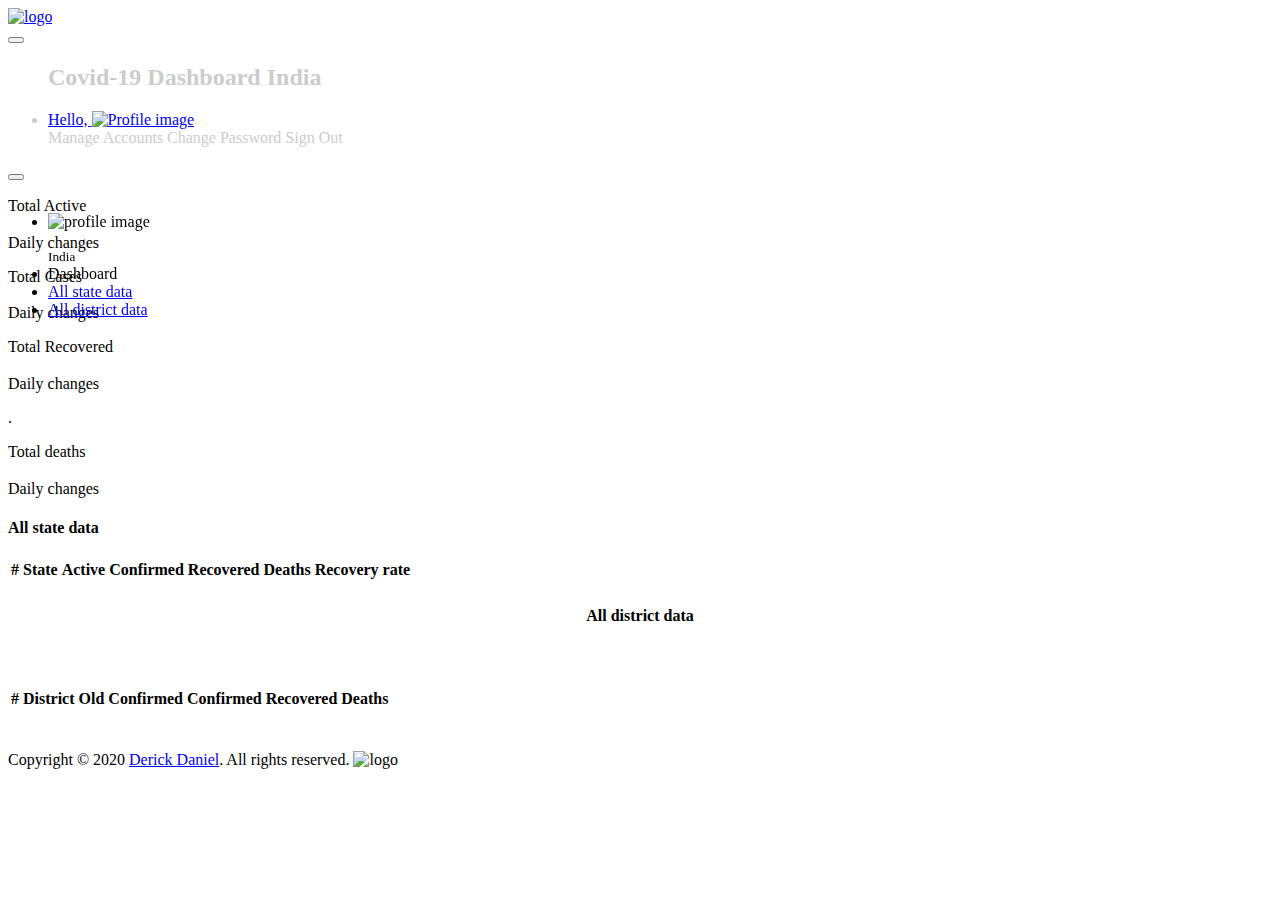
<file: src/main/resources/templates/layout.html>
<!DOCTYPE html>
<html xmlns:layout="http://www.ultraq.net.nz/thymeleaf/layout" xmlns:th="http://www.w3.org/1999/xhtml">

<head>
    <meta charset="utf-8">
    <meta name="viewport" content="width=device-width, initial-scale=1, shrink-to-fit=no">
    <title>Covid-19 Dashboard India</title>
    <link rel="stylesheet" th:href="@{/vendors/iconfonts/mdi/css/materialdesignicons.min.css}">
    <link rel="stylesheet" th:href="@{/vendors/css/vendor.bundle.base.css}">
    <link rel="stylesheet" th:href="@{/vendors/css/vendor.bundle.addons.css}">
    <link rel="stylesheet" th:href="@{/css/style.css}">
    <link rel="shortcut icon" th:href="@{/images/favicon.png}" />
</head>

<body>
<div class="container-scroller">

    <!-- partial:partials/_navbar.html -->
    <nav class="navbar default-layout col-lg-12 col-12 p-0 fixed-top d-flex flex-row">
        <div class="text-center navbar-brand-wrapper d-flex align-items-top justify-content-center">
            <a class="navbar-brand brand-logo" href="#">
                <img th:src="@{/images/covidlogo.png}" alt="logo"  />
            </a>
        </div>
        <div class="navbar-menu-wrapper d-flex align-items-center">
            <button class="navbar-toggler navbar-toggler d-none d-lg-block navbar-dark align-self-center mr-3" type="button" data-toggle="minimize">
                <!-- <span class="navbar-toggler-icon"></span> -->
            </button>
            <ul class="navbar-nav navbar-nav-right" style="color: #ccc;">
            	<h2>Covid-19 Dashboard India</h4>
            </ul>
            <ul class="navbar-nav navbar-nav-right" style="color: #ccc;">
                <li class="nav-item dropdown d-none d-xl-inline-block">
                    <a class="nav-link dropdown-toggle" id="UserDropdown" href="#" data-toggle="dropdown" aria-expanded="false">
                        Hello, <span class="profile-text" th:text=${user.firstName}></span>
                        <img class="img-xs rounded-circle" th:src="@{/images/faces/account_pic.png}" alt="Profile image">
                    </a>
                    <div class="dropdown-menu dropdown-menu-right navbar-dropdown" aria-labelledby="UserDropdown">
                        <a class="dropdown-item mt-2">
                            Manage Accounts
                        </a>
                        <a class="dropdown-item">
                            Change Password
                        </a>
                        <a class="dropdown-item" th:href="@{/logout}" method="post">
                   			Sign Out
                        </a>
                    </div>
                </li>
            </ul>
            <button class="navbar-toggler navbar-toggler-right d-lg-none align-self-center" type="button" data-toggle="offcanvas">
                <span class="icon-menu"></span>
            </button>
        </div>
    </nav>

    <!-- partial -->
    <div class="container-fluid page-body-wrapper">
        <!-- partial:partials/_sidebar.html -->
        <nav class="sidebar sidebar-offcanvas" id="sidebar">
            <ul class="nav" style="position: fixed;">
                <li class="nav-item nav-profile">
                    <div class="nav-link">
                        <div class="user-wrapper">
                            <div class="profile-image">
                                <img th:src="@{/images/faces/account_pic.png}" alt="profile image">
                            </div>
                            <div class="text-wrapper">
                                <p class="profile-name">
                                	<span class="profile-text" th:text=${user.firstName}/>
                                	<span class="profile-text" th:text=${user.lastName}/>
                                </p>
                                <div>
                                    <small class="designation text-muted">India</small>
                                    <span class="status-indicator online"></span>
                                </div>
                            </div>
                        </div>
                    </div>
                </li>
                <li class="nav-item">
                    <a class="nav-link" th:href="layout">
                        <i class="menu-icon mdi mdi-television"></i>
                        <span class="menu-title">Dashboard</span>
                    </a>
                </li>
               <!--  <li class="nav-item" hidden>
                    <a class="nav-link" data-toggle="collapse" href="#ui-basic" aria-expanded="false" aria-controls="ui-basic">
                        <i class="menu-icon mdi mdi-content-copy"></i>
                        <span class="menu-title">Table</span>
                        <i class="menu-arrow"></i>
                    </a>
                    <div class="collapse" id="ui-basic">
                        <ul class="nav flex-column sub-menu">
                            <li class="nav-item">
                                <a class="nav-link" href="#">State wise</a>
                            </li>
                            <li class="nav-item">
                                <a class="nav-link" href="#">District wise</a>
                            </li>
                        </ul>
                    </div>
                </li> -->
                <li class="nav-item" hidden>
                    <a class="nav-link" th:href="@{form-elements}">
                        <i class="menu-icon mdi mdi-backup-restore"></i>
                        <span class="menu-title">Form elements</span>
                    </a>
                </li>
                <li class="nav-item">
                    <a class="nav-link" href="#stateDt">
                        <i class="menu-icon mdi mdi-table"></i>
                        <span class="menu-title">All state data</span>
                    </a>
                </li>
                <li class="nav-item">
                    <a class="nav-link" href="#districtDt">
                        <i class="menu-icon mdi mdi-table"></i>
                        <span class="menu-title">All district data</span>
                    </a>
                </li>
                <li class="nav-item" hidden>
                    <a class="nav-link" data-toggle="collapse" href="#auth" aria-expanded="false" aria-controls="auth">
                        <i class="menu-icon mdi mdi-restart"></i>
                        <span class="menu-title">User Pages</span>
                        <i class="menu-arrow"></i>
                    </a>
                    <div class="collapse" id="auth">
                        <ul class="nav flex-column sub-menu">
                            <li class="nav-item">
                                <a class="nav-link" href="#"> Blank Page </a>
                            </li>
                            <li class="nav-item">
                                <a class="nav-link" href="#"> Login </a>
                            </li>
                            <li class="nav-item">
                                <a class="nav-link" href="#"> Register </a>
                            </li>
                            <li class="nav-item">
                                <a class="nav-link" href="#"> 404 </a>
                            </li>
                            <li class="nav-item">
                                <a class="nav-link" href="#"> 500 </a>
                            </li>
                        </ul>
                    </div>
                </li>
            </ul>
        </nav>

        <!-- partial -->
        <div class="main-panel">
            <div class="content-wrapper" layout:fragment="content">
					
				<div class="row">
        <div class="col-xl-3 col-lg-3 col-md-3 col-sm-6 grid-margin stretch-card">
            <div class="card card-statistics">
                <div class="card-body">
                    <div class="clearfix">
                        <div class="float-left">
                            <i class="mdi mdi-alert-octagon text-danger icon-lg"></i>
                        </div>
                        <div class="float-right">
                            <p class="mb-0 text-right">Total Active</p>
                            <div class="fluid-container">
                                <h3 class="font-weight-medium text-right mb-0">
									<span th:text=${covidTotal.active}></span>
								</h3>
                            </div>
                        </div>
                    </div>
                    <p class="text-muted mt-3 mb-0">
                        <i class="mdi mdi-arrow-up mr-1" aria-hidden="true"></i>
                        <span th:text=${covidTotal.aChanges}></span> Daily changes
                    </p>
                </div>
            </div>
        </div>
        <div class="col-xl-3 col-lg-3 col-md-3 col-sm-6 grid-margin stretch-card">
            <div class="card card-statistics">
                <div class="card-body">
                    <div class="clearfix">
                        <div class="float-left">
                            <i class="mdi mdi-receipt text-warning icon-lg"></i>
                        </div>
                        <div class="float-right">
                            <p class="mb-0 text-right">Total Cases</p>
                            <div class="fluid-container">
                                <h3 class="font-weight-medium text-right mb-0">
                                	<span th:text=${covidTotal.confirmed}></span>
                                </h3>
                            </div>
                        </div>
                    </div>
                    <p class="text-muted mt-3 mb-0">
                        <i class="mdi mdi-arrow-up mr-1" aria-hidden="true"></i> 
                        <span th:text=${covidTotal.cChanges}></span> Daily changes
                    </p>
                </div>
            </div>
        </div>
        <div class="col-xl-3 col-lg-3 col-md-3 col-sm-6 grid-margin stretch-card">
            <div class="card card-statistics">
                <div class="card-body">
                    <div class="clearfix">
                        <div class="float-left">
                            <i class="mdi mdi-heart text-success icon-lg"></i>
                        </div>
                        <div class="float-right">
                            <p class="mb-0 text-right">Total Recovered</p>
                            <div class="fluid-container">
                                <h3 class="font-weight-medium text-right mb-0">
                                	<span th:text=${covidTotal.recovered}></span>
                                </h3>
                            </div>
                        </div>
                    </div>
                    <p class="text-muted mt-3 mb-0">
                        <i class="mdi mdi-arrow-up mr-1" aria-hidden="true"></i> 
                        <span th:text=${covidTotal.rChanges}></span> Daily changes 
                    </p>
.                </div>
            </div>
        </div>
        <div class="col-xl-3 col-lg-3 col-md-3 col-sm-6 grid-margin stretch-card">
            <div class="card card-statistics">
                <div class="card-body">
                    <div class="clearfix">
                        <div class="float-left">
                            <i class="mdi mdi-arrow-down-bold text-danger icon-lg"></i>
                        </div>
                        <div class="float-right">
                            <p class="mb-0 text-right">Total deaths</p>
                            <div class="fluid-container">
                                <h3 class="font-weight-medium text-right mb-0">
                                	<span th:text=${covidTotal.deaths}></span> 
                                </h3>
                            </div>
                        </div>
                    </div>
                    <p class="text-muted mt-3 mb-0">
                        <i class="mdi mdi-arrow-up mr-1" aria-hidden="true"></i>
                        <span th:text=${covidTotal.dChanges}></span> Daily changes
                    </p>
                </div>
            </div>
        </div>
    </div>
    
    <!-- State wise data table -->
        <div class="row" id="stateDt">
        <div class="col-lg-12 grid-margin">
            <div class="card">
                <div class="card-body">
                    <h4 class="card-title" align="left">All state data</h4>
                    <div class="table-responsive">
                        <table class="table table-bordered">
                            <thead>
                            <tr>
                                <th>
                                    #
                                </th>
                                <th>
                                    State 
                                </th>
                                <th>
                                    Active
                                </th>
                                <th>
                                    Confirmed
                                </th>
                                <th>
                                    Recovered
                                </th>
                                <th>
                                    Deaths
                                </th>
                                <th>
                                    Recovery rate
                                </th>
                            </tr>
                            </thead>
                            <tbody th:each="covidStateData,in : ${covidStateDataList}">
                            <tr>
                                <td class="font-weight-medium">
                                    <span th:text=${in.count}></span> 
                                </td>
                                <td>
                                	<i class="menu-arrow"></i>
                                    <a th:text=${covidStateData.state} th:href="'#'+${covidStateData.state}"></a> 
                                </td>
                                <td>
                                    <span th:text=${covidStateData.active}></span> 
                                </td>
                                <td>
                                	<span th:text=${covidStateData.confirmed}></span> 
                                </td>
                                <td class="text-success">
                                    <span th:text=${covidStateData.recovered}></span> 
                                </td>
                                <td class="text-danger">
                                    <span th:text=${covidStateData.deaths}></span>
                                    <!-- <i class="mdi mdi-arrow-down"></i> -->
                                </td>
                                <td>
                                    <div class="progress">
                                        <div class="progress-bar bg-success progress-bar-striped" role="progressbar" style="width: 25%" aria-valuenow="25" aria-valuemin="0"
                                             aria-valuemax="100"></div>
                                    </div>
                                </td>
                            </tr>
                            </tbody>
                        </table>
                    </div>
                </div>
            </div>
        </div>
    </div>
    
     <!-- District wise data table -->
        <div class="row" id="districtDt">
        <div class="col-lg-12 grid-margin">
            <div class="card">
                <div class="card-body">
                    <h4 class="card-title" align="center">All district data</h4>
									<div class="table-responsive"
										th:each="covidStateData,in : ${covidStateDataList}">
										
										<span th:id="${covidStateData.state}" ></span><br>
										<h5><span style="color: cornflowerblue;" th:text=${covidStateData.state}></span></h5>
										
										<table class="table table-bordered">
											<thead>
												<tr>
													<th>#</th>
													<th>District</th>
													<th>Old Confirmed</th>
													<th>Confirmed</th>
													<th>Recovered</th>
													<th>Deaths</th>
												</tr>
											</thead>
											<tbody
												th:each="covidDistrictData,inn : ${covidStateData.districtData}">
												<tr>
													<td class="font-weight-medium"><span
														th:text=${inn.count}></span></td>
													<td><span th:text=${covidDistrictData.id}></span></td>
													<td><span th:text=${covidDistrictData.oldConfirmed}></span>
													</td>
													<td><span th:text=${covidDistrictData.confirmed}></span>
													</td>
													<td class="text-success"><span
														th:text=${covidDistrictData.recovered}></span></td>
													<td class="text-danger"><span
														th:text=${covidDistrictData.deaths}></span> <!-- <i class="mdi mdi-arrow-down"></i> -->
													</td>
												</tr>
											</tbody>
										</table>
											<br><br>
										<!--district data table block end-->
									</div>
								</div>
            </div>
        </div>
    </div>

    </div>

            <!-- content-wrapper ends -->

            <!-- partial:partials/_footer.html -->
            <footer class="footer">
                <div class="container-fluid clearfix">
            <span class="text-muted d-block text-center text-sm-left d-sm-inline-block">Copyright © 2020
              <a href="#" target="_blank">Derick Daniel</a>. All rights reserved.
              <img th:src="@{/images/flags/IN.png}" alt="logo"/>
            </span>
                </div>
            </footer>
            <!-- partial -->
        </div>
        <!-- main-panel ends -->

    </div>

    <!-- page-body-wrapper ends -->
</div>
<!-- container-scroller -->

<!-- plugins:js -->
<script th:src="@{/vendors/js/vendor.bundle.base.js}"></script>
<script th:src="@{/vendors/js/vendor.bundle.addons.js}"></script>
<script th:src="@{/js/off-canvas.js}"></script>
<script th:src="@{/js/misc.js}"></script>
<script th:src="@{/js/dashboard.js}"></script>
<script type="text/javascript">

</script>


</body>
</html>
</file>
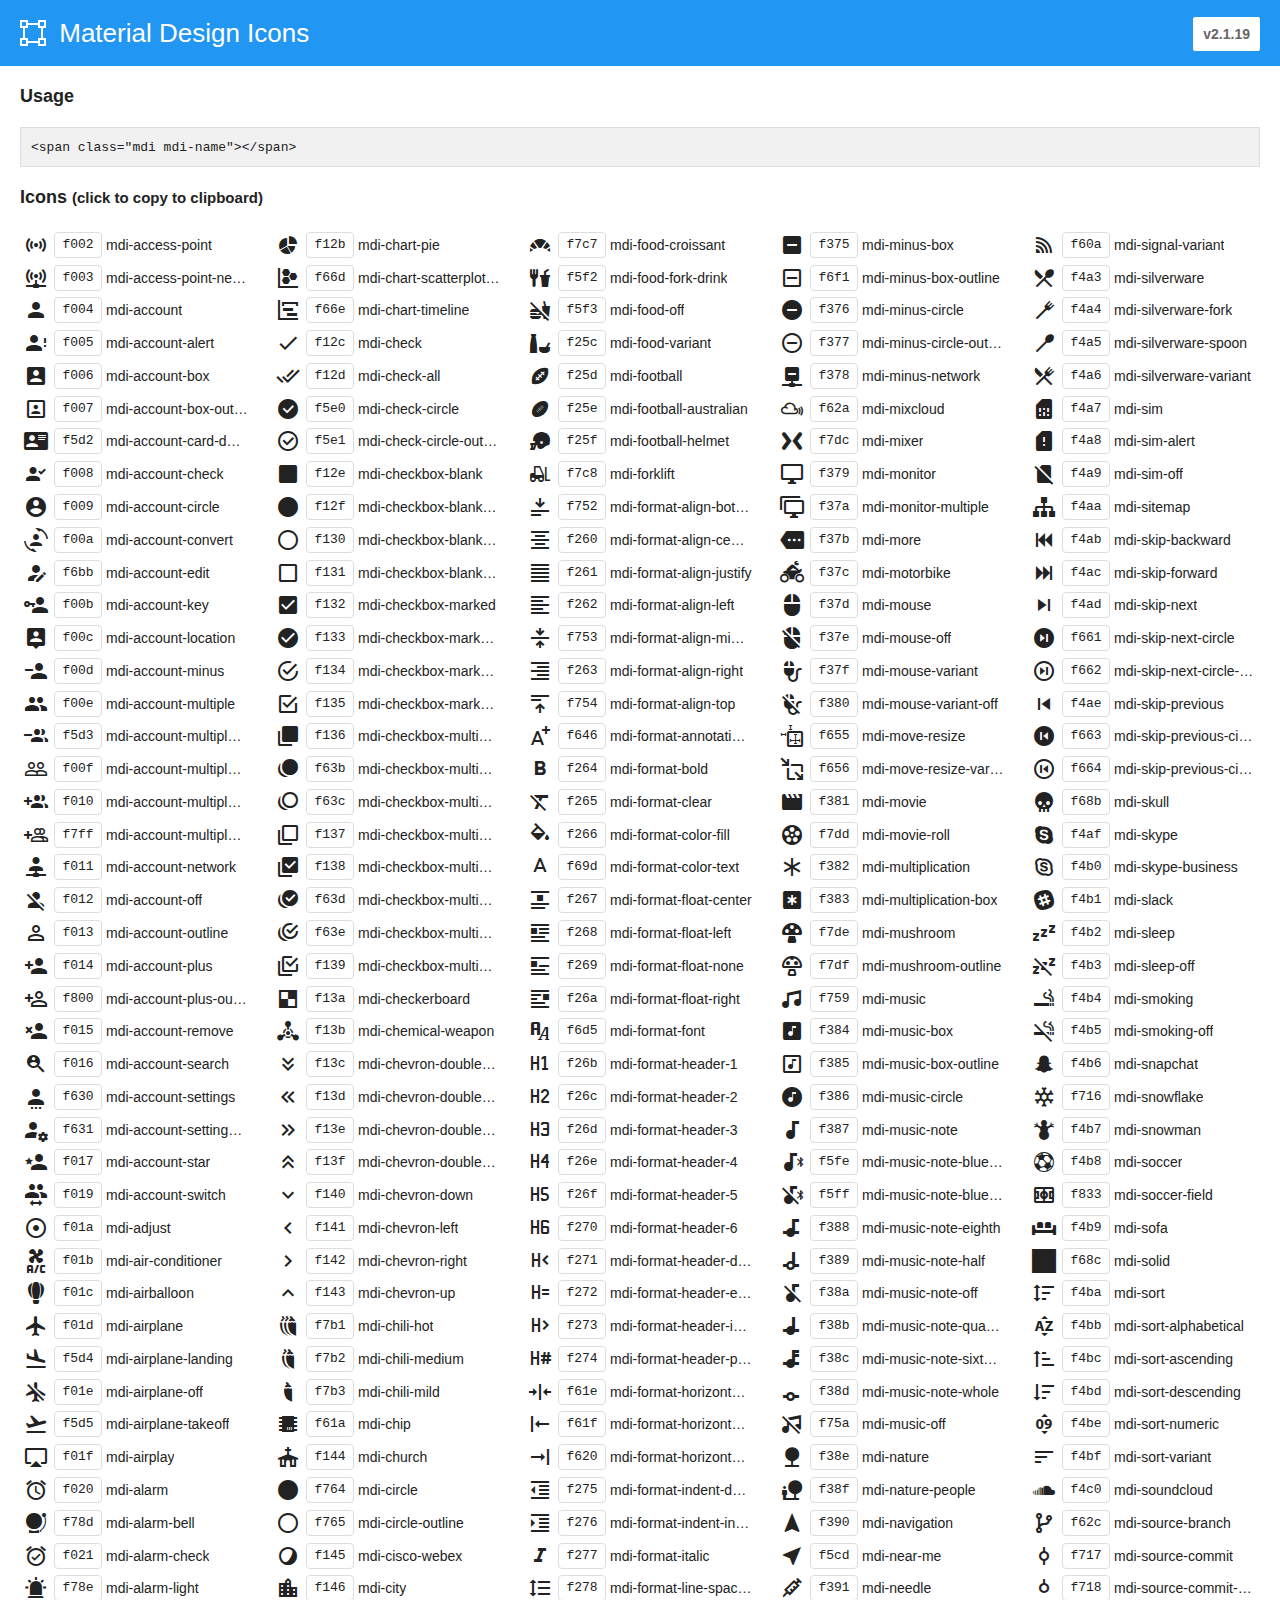
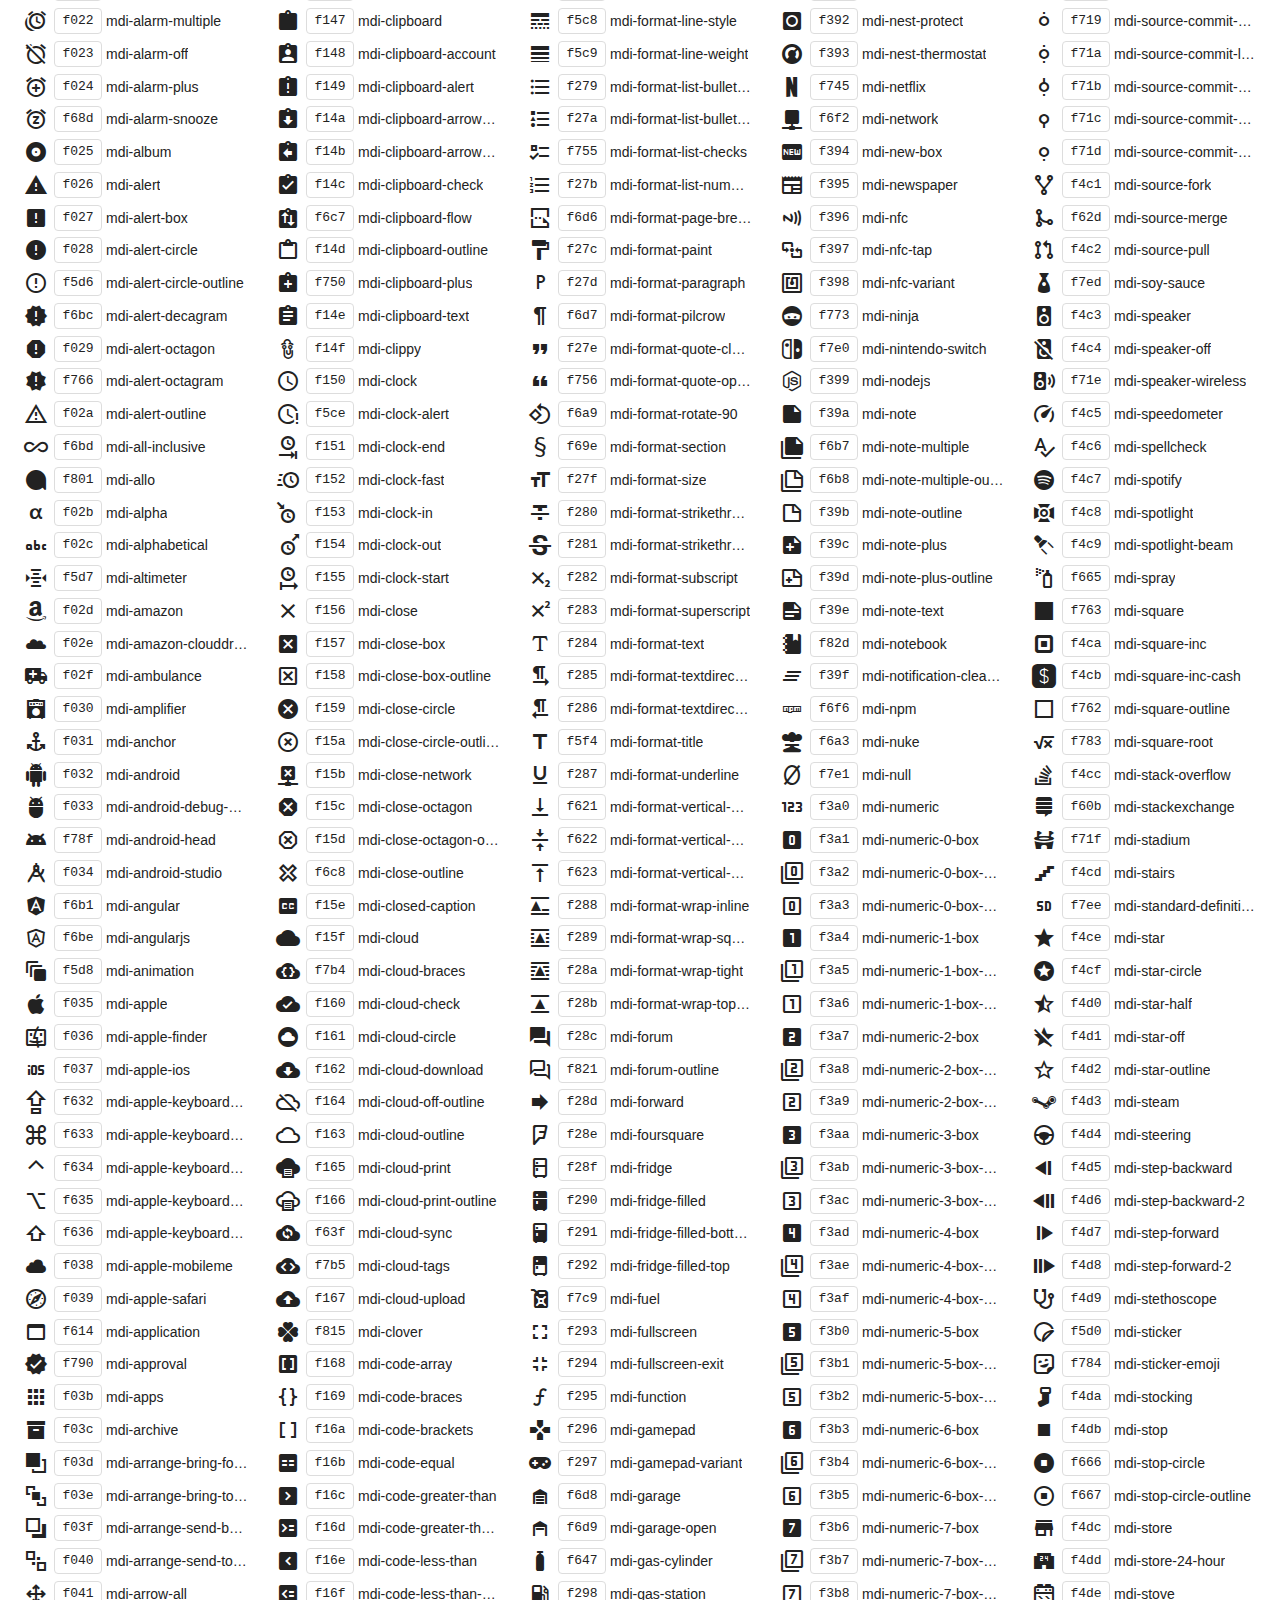
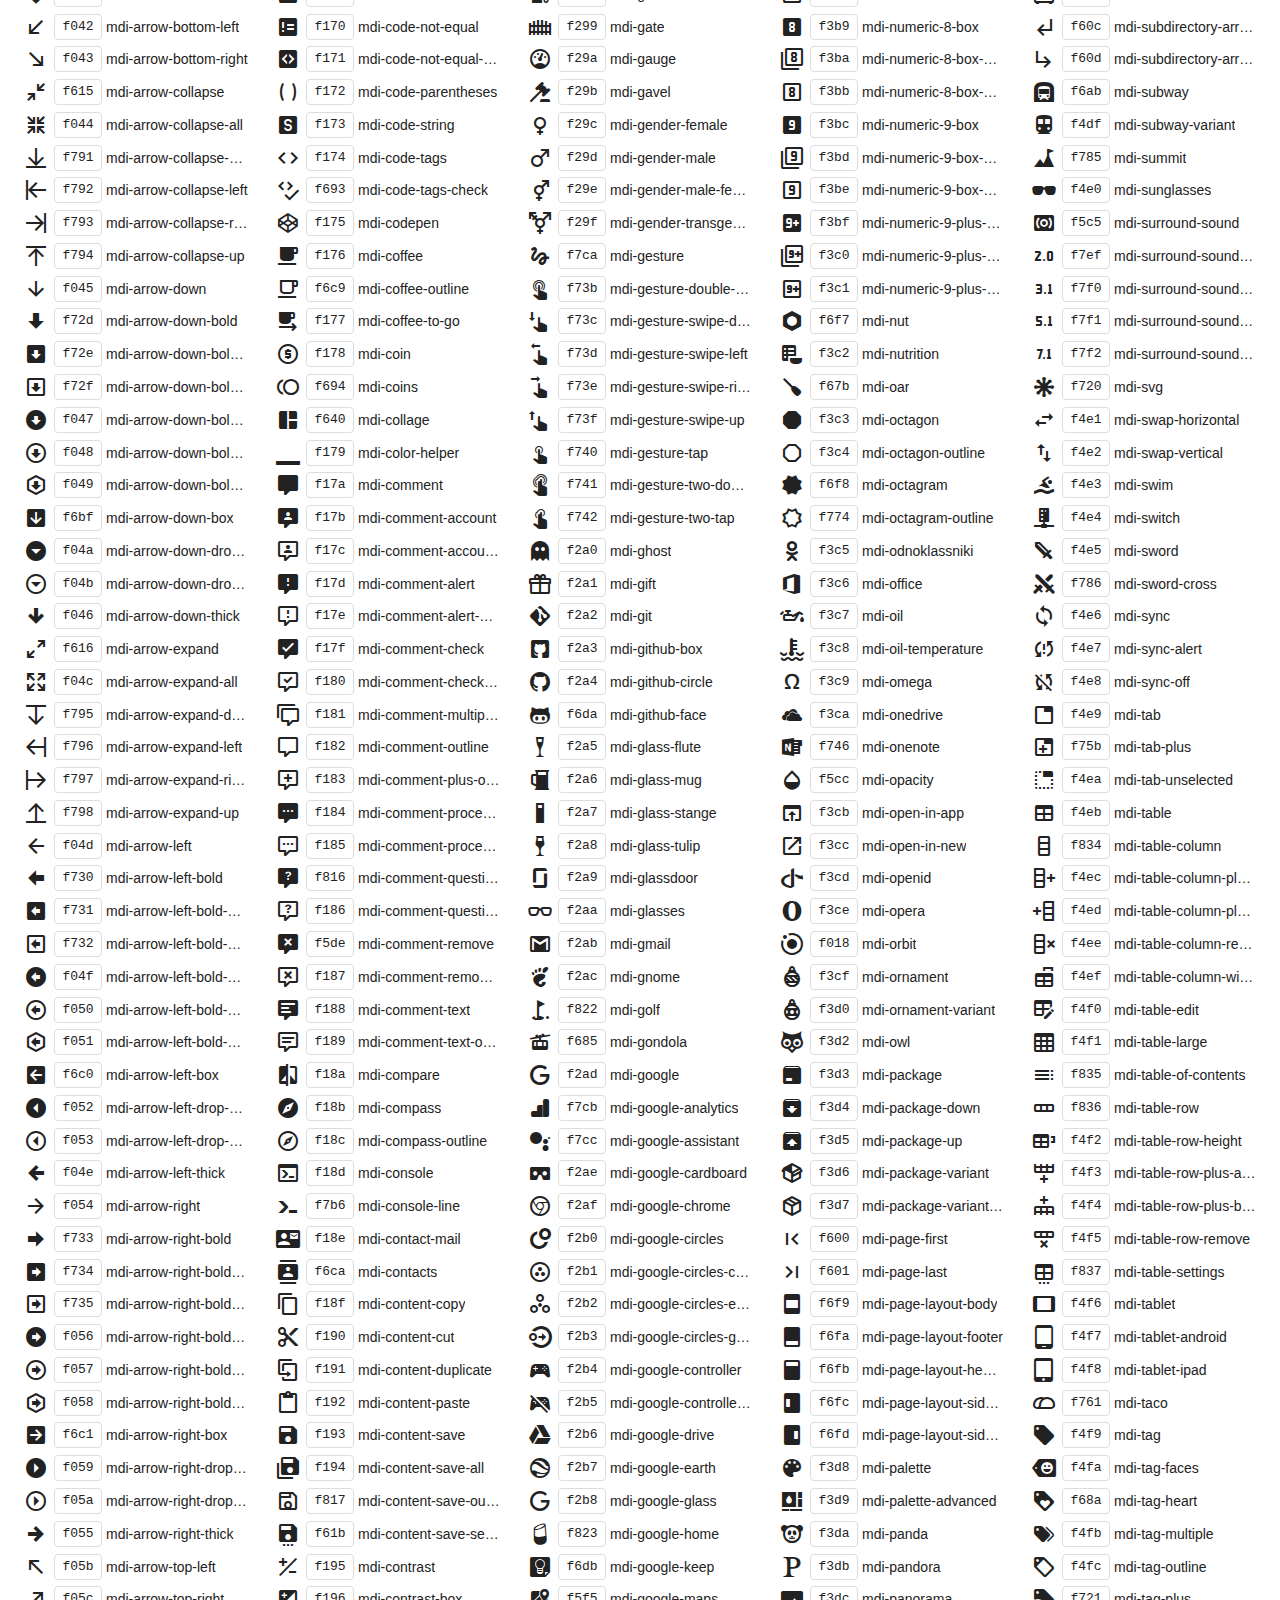
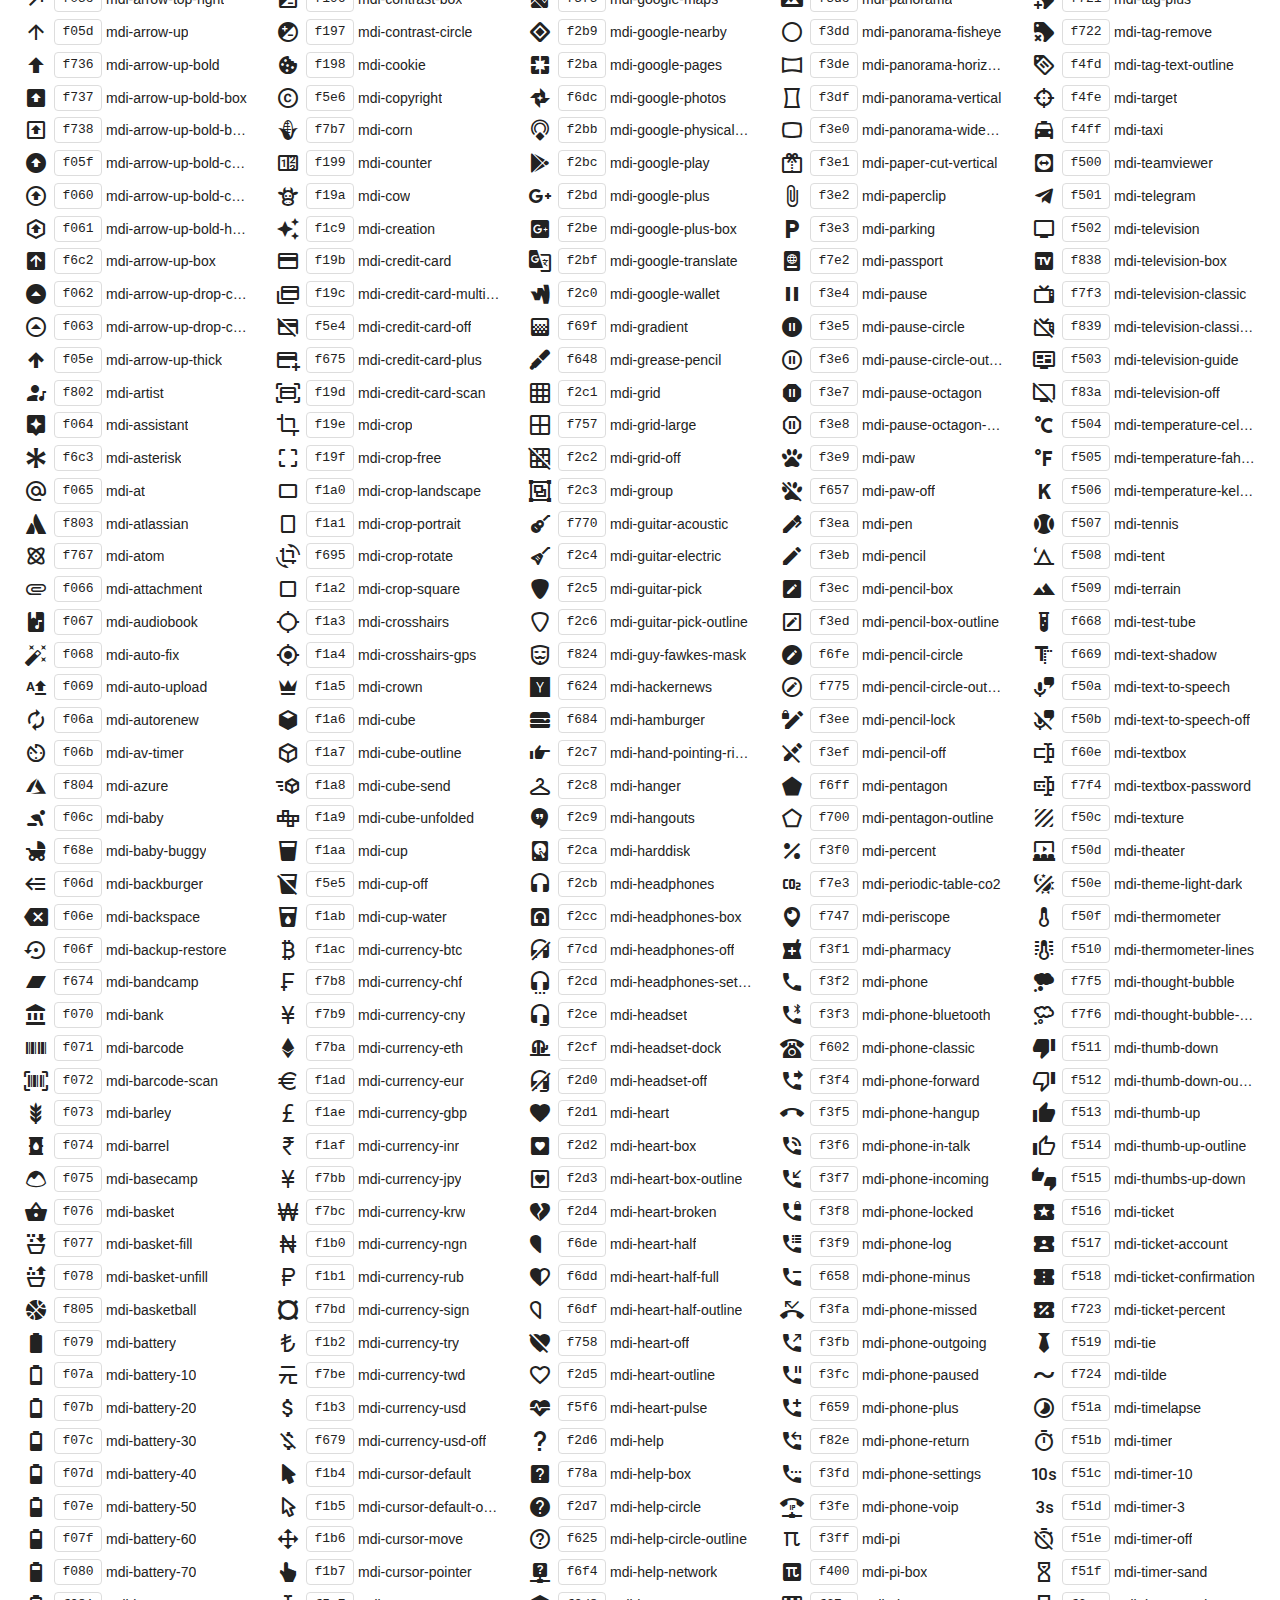
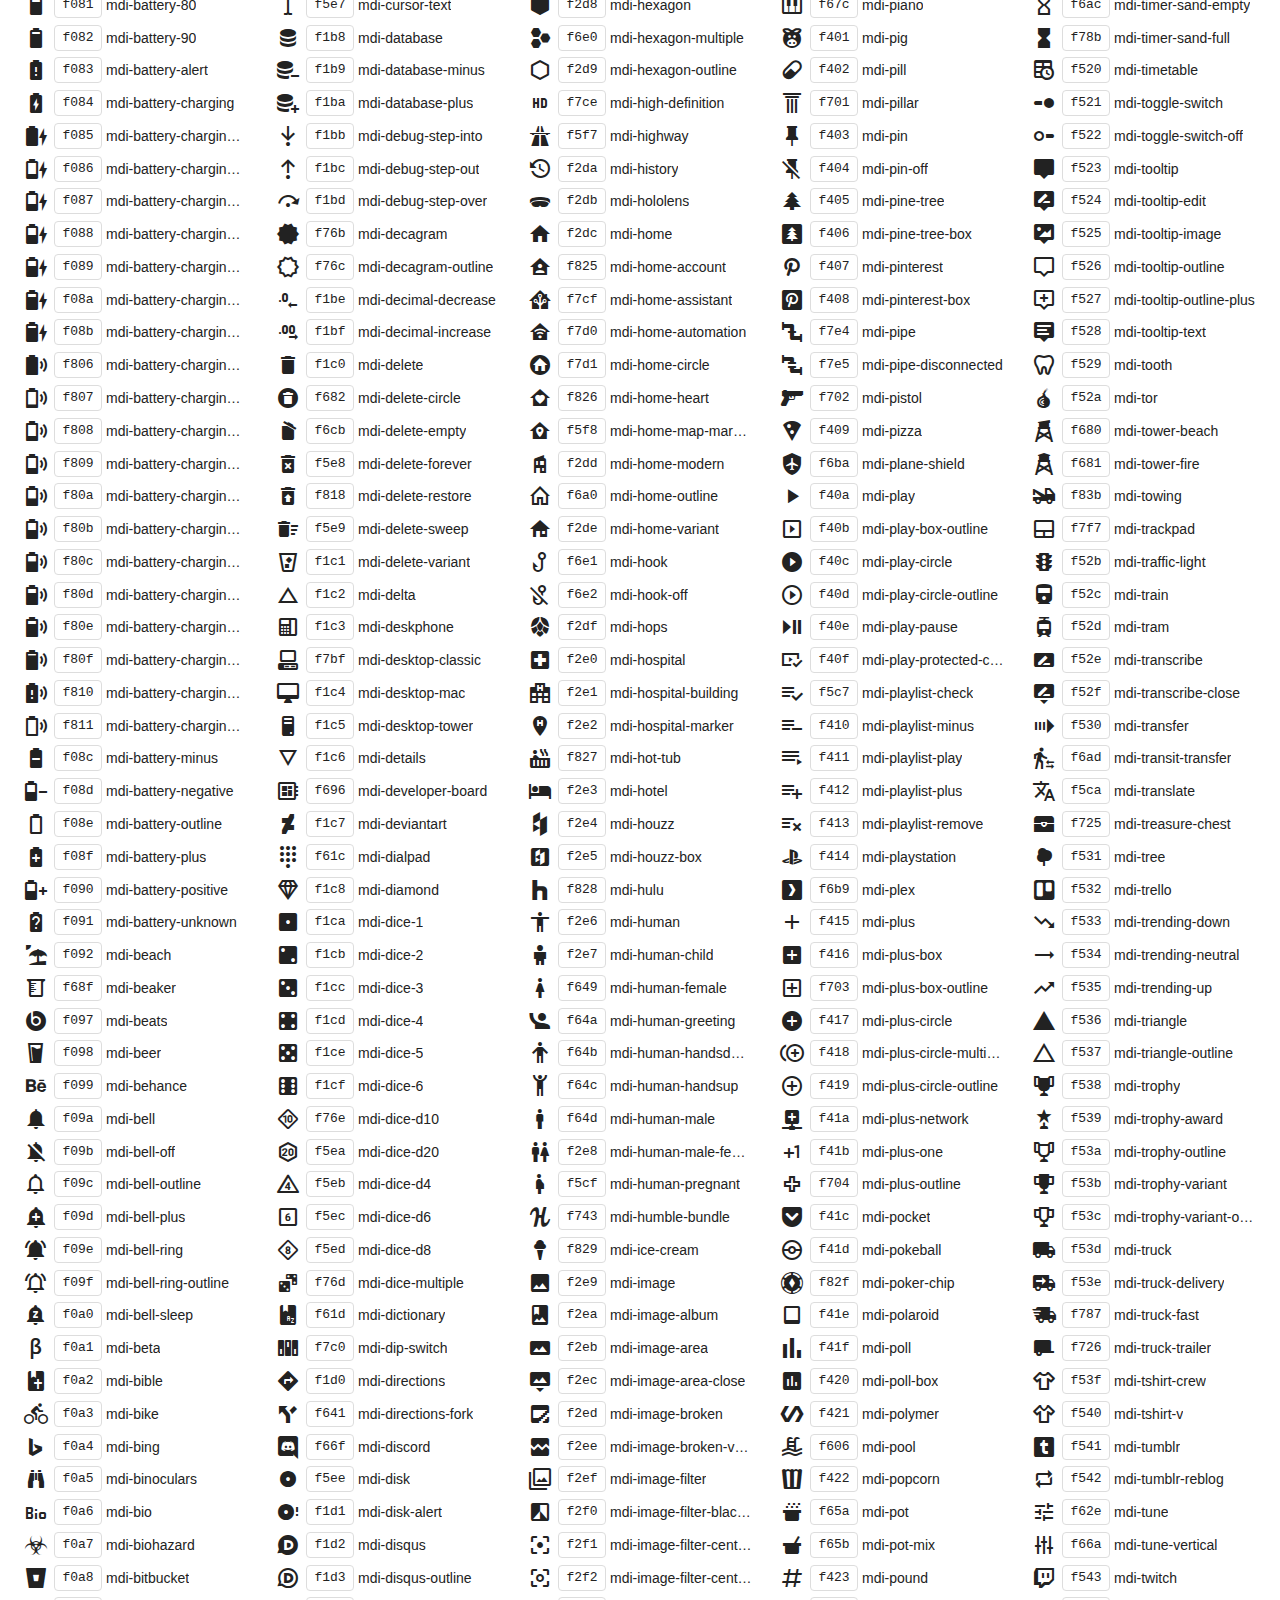
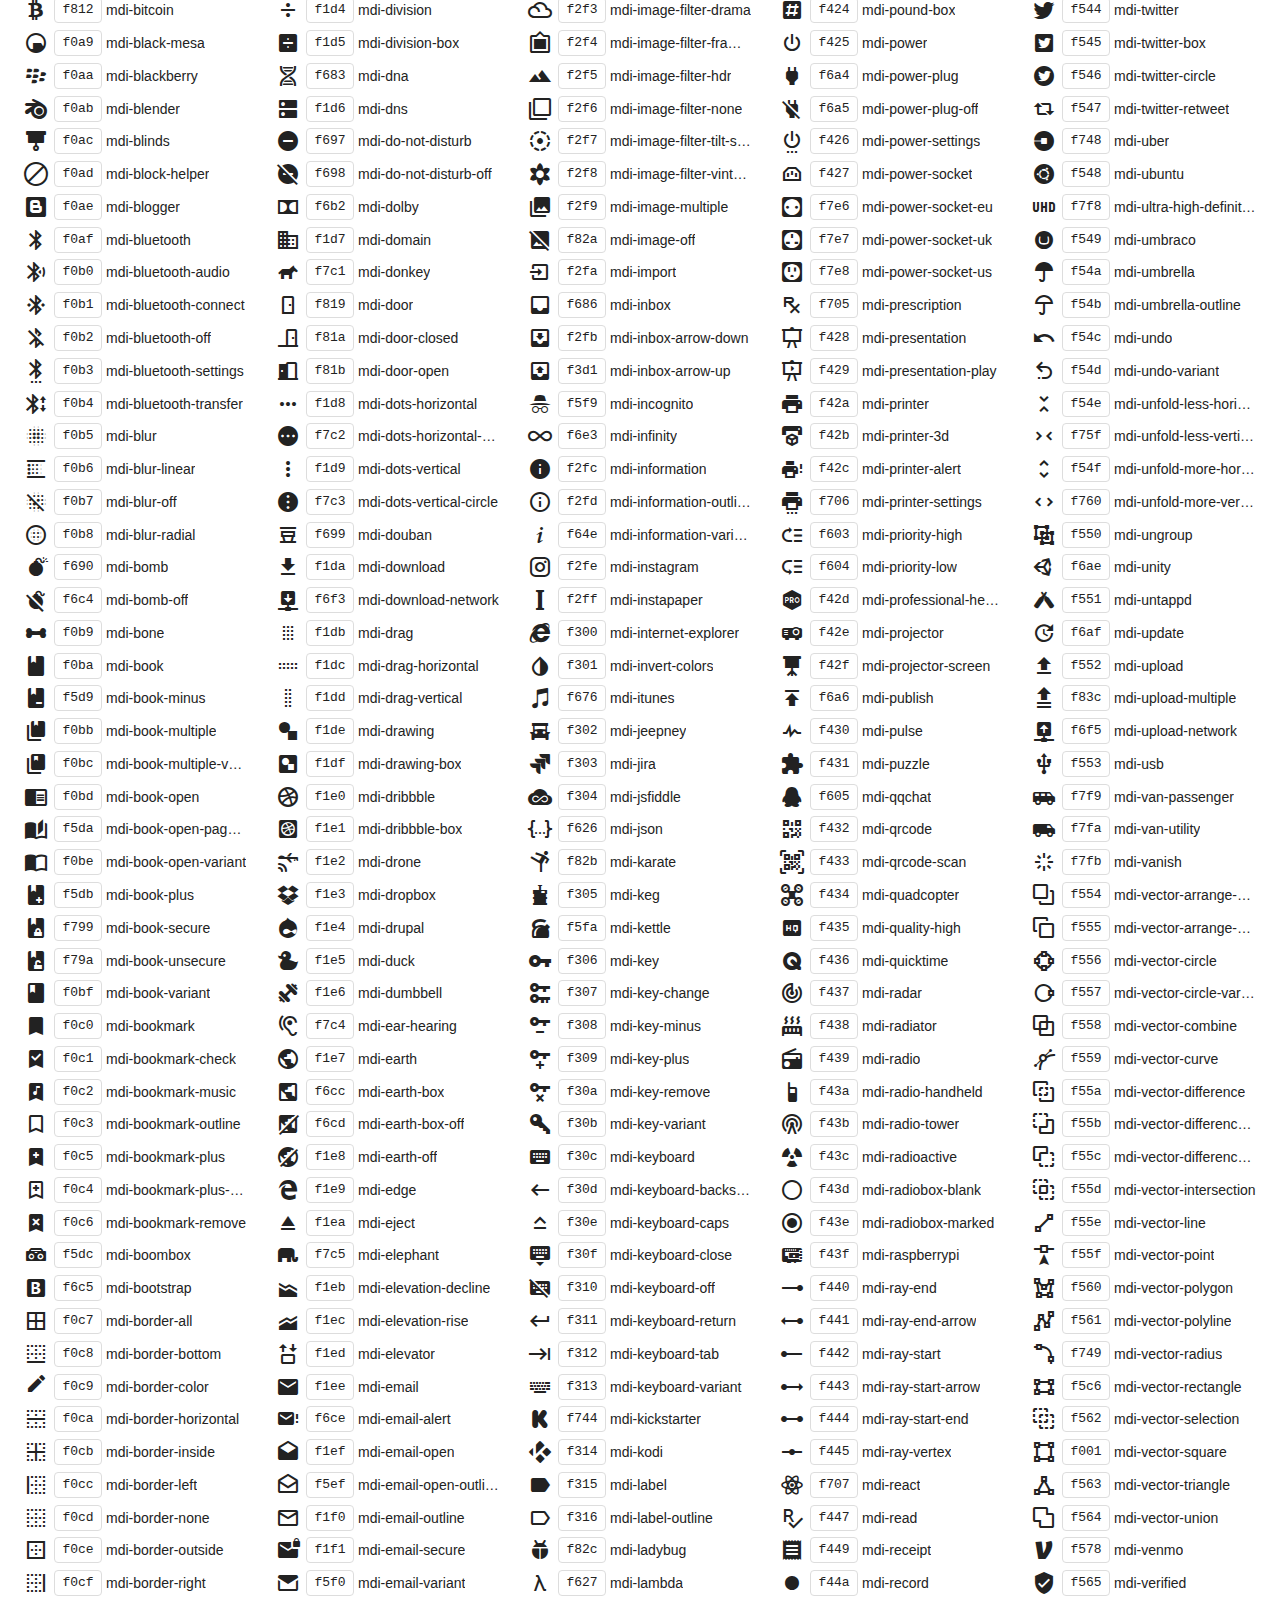
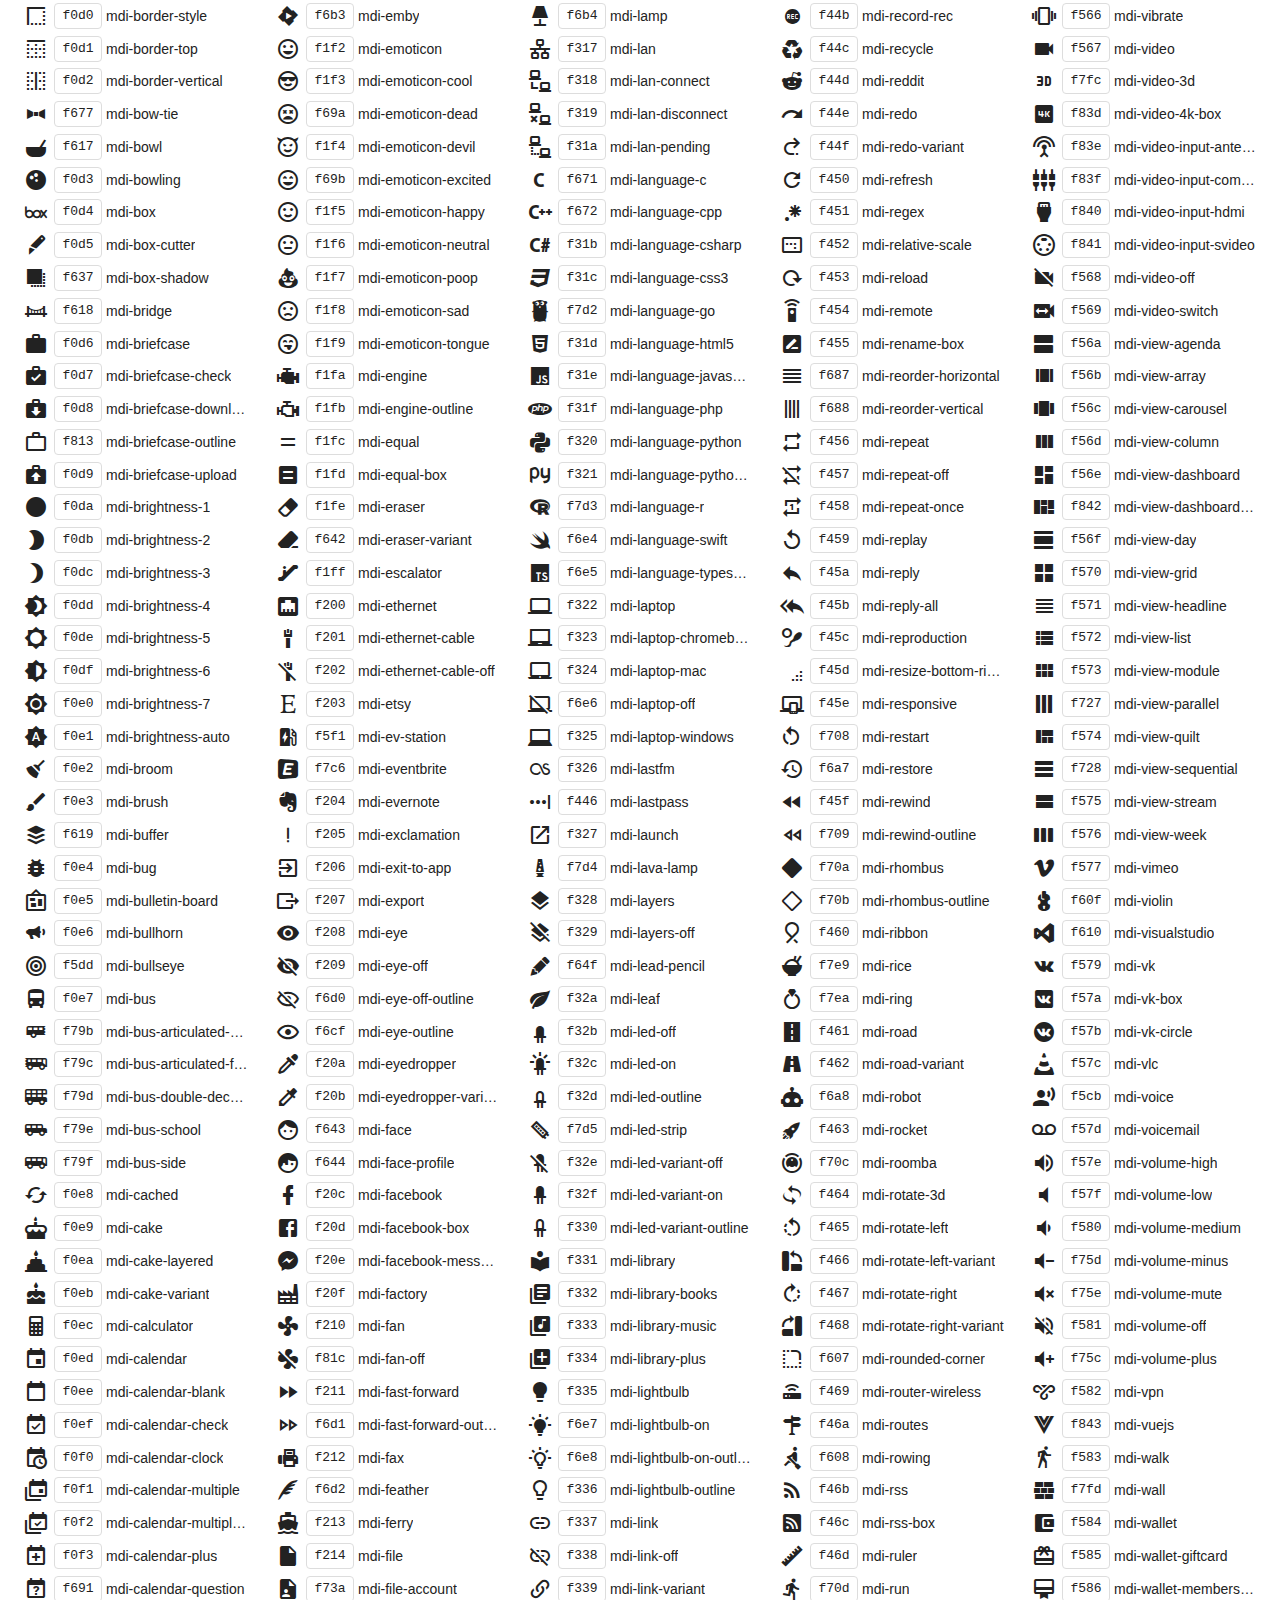
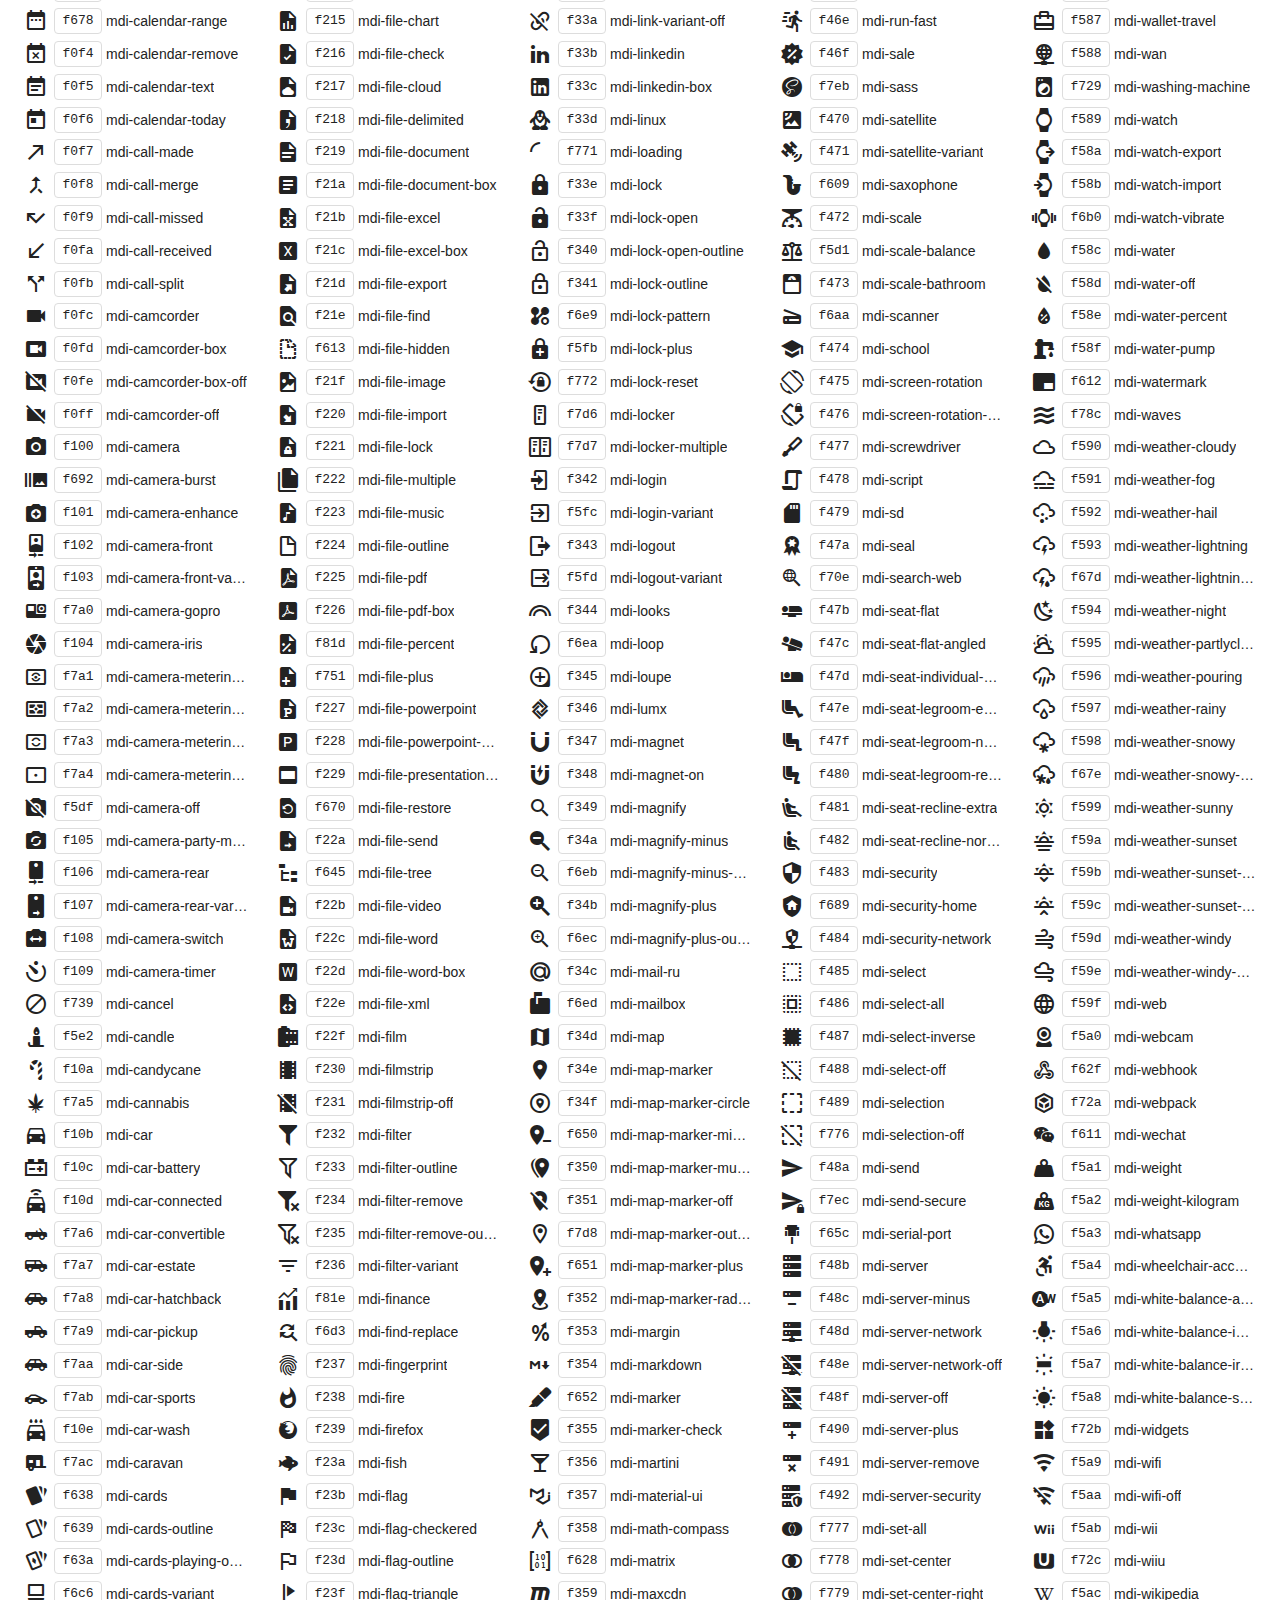
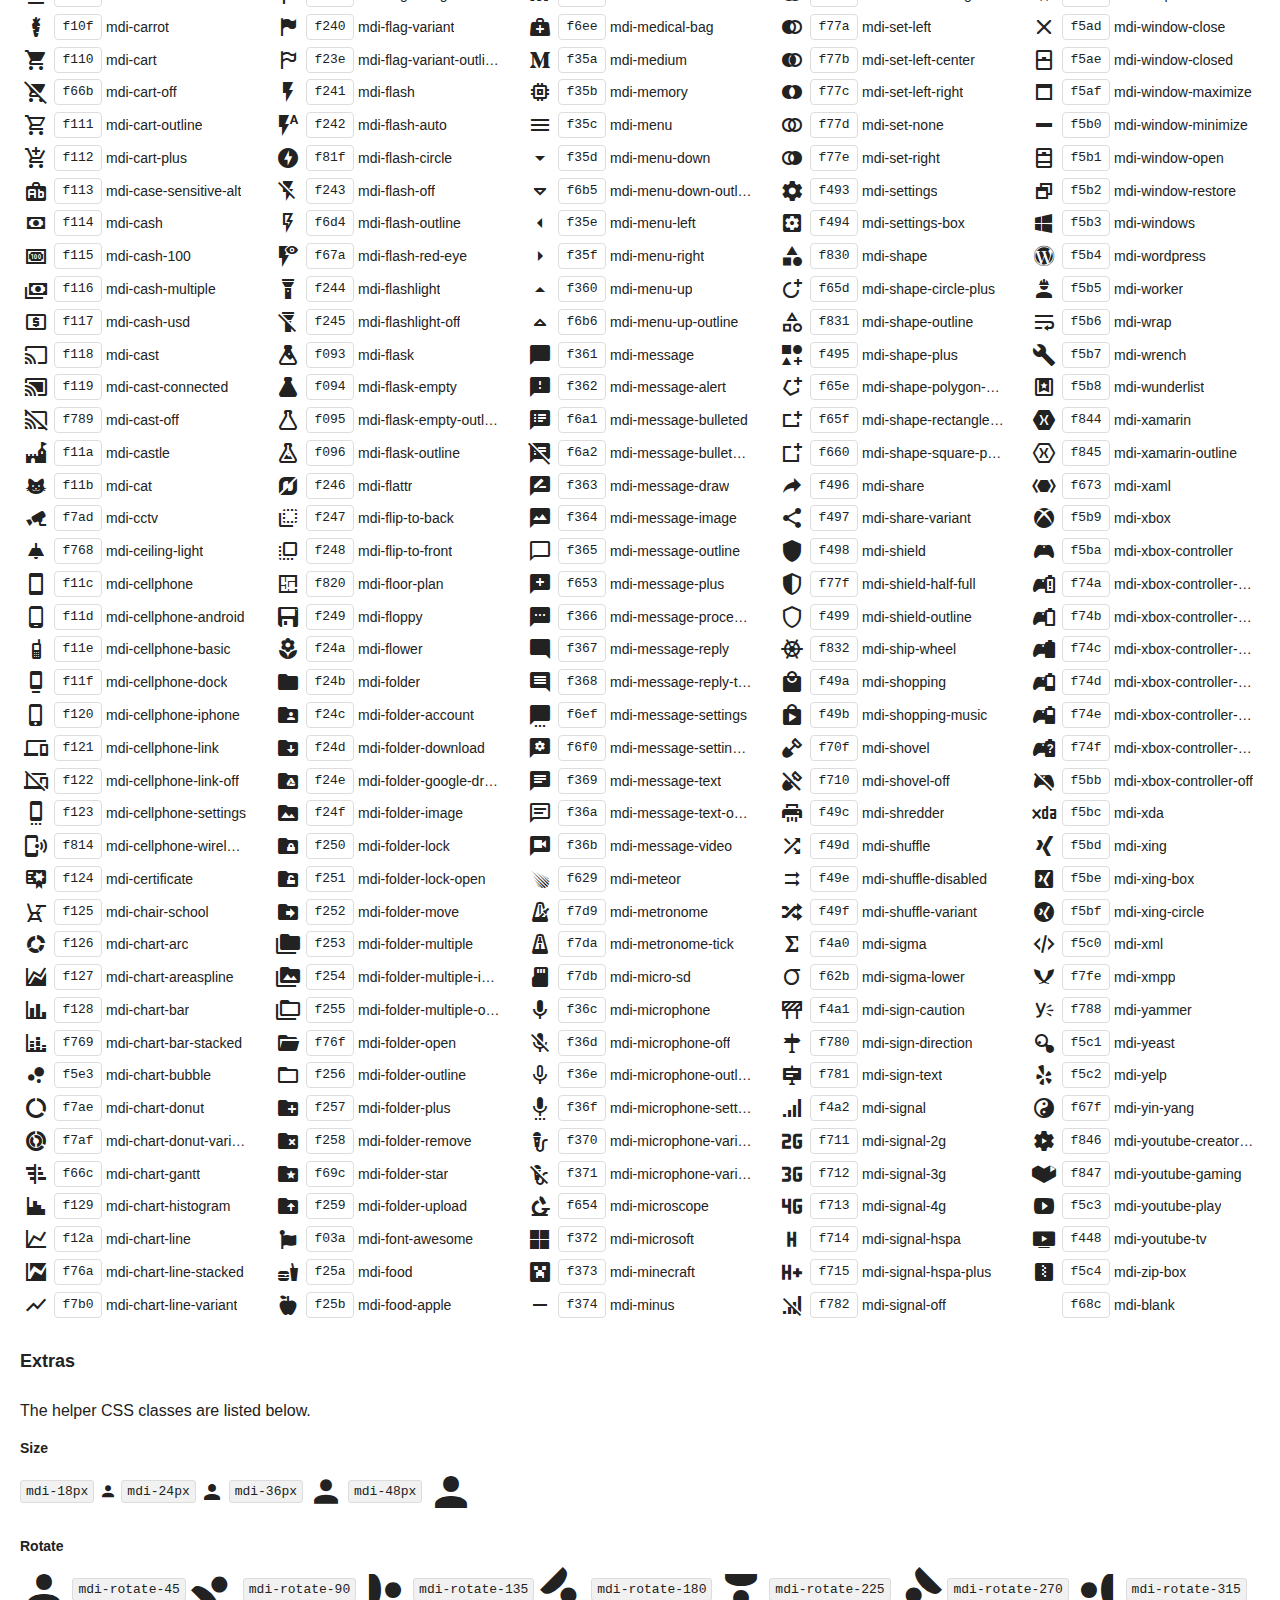
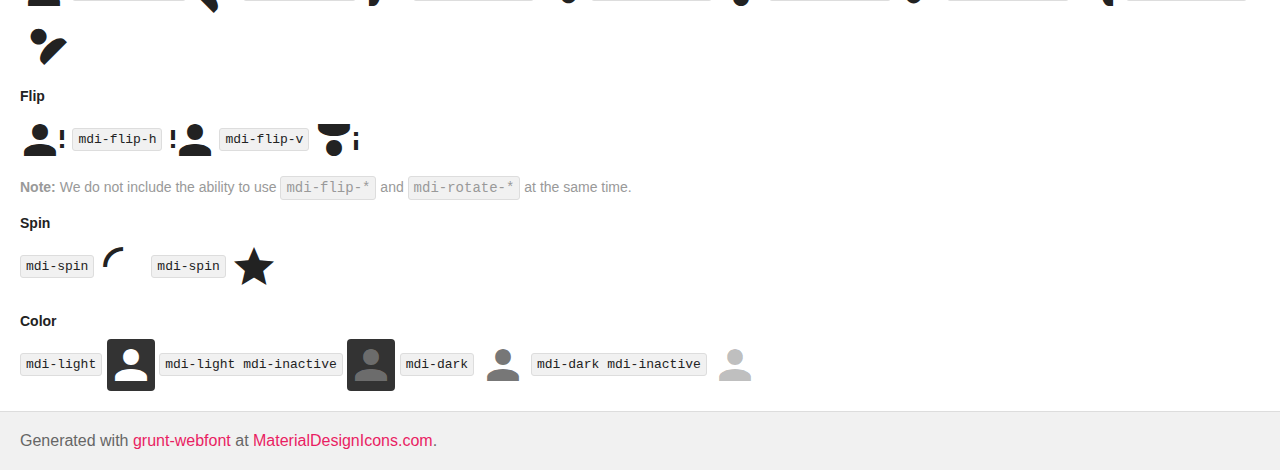
<file: src/main/resources/static/vendors/iconfonts/mdi/preview.html>
<!doctype html>
<html>
<head>
    <meta charset="utf-8" />
    <title>Material Design Icons</title>
    <style>
        * {
            margin: 0;
            padding: 0;
        }

        body {
            margin: 0;
            padding: 0;
            background: #fff;
            color: #222;
        }

        h1, h2, h3, p, div, footer {
            font-family: "Helvetica Neue", Arial, sans-serif;
        }

        h1 {
            padding: 20px 20px 16px 20px;
            font-size: 26px;
            line-height: 26px;
            font-weight: normal;
            color: #FFF;
            background-color: #2196F3;
        }

        h1 svg {
            vertical-align: middle;
            width: 26px;
            height: 26px;
            margin: 0 6px 4px 0;
        }

        h1 svg path {
            fill: #FFF;
        }

        h1 .version {
            font-size: 14px;
            background: #FFF;
            padding: 4px 10px;
            float: right;
            border-radius: 2px;
            margin: -3px 0 0 0;
            color: #666;
            font-weight: bold;
        }

        h1 .version::before {
            content: 'v';
        }

        h2 {
            font-size: 18px;
            padding: 20px;
        }

        h3 {
            font-size: 14px;
            padding: 10px 20px 0 20px;
            font-weight: bold;
        }

        p {
            padding: 10px 20px;
        }

        p code {
            display: inline-block;
            vertical-align: middle;
            background: #F1F1F1;
            padding: 3px 5px;
            border-radius: 3px;
            border: 1px solid #DDD;
        }

        p i.mdi {
            vertical-align: middle;
            border-radius: 4px;
            display: inline-block;
        }

        p i.mdi.dark-demo {
            background: #333;
        }

        p.note {
            color: #999;
            font-size: 14px;
            padding: 0 20px 5px 20px;
        }

        .icons {
            padding: 0 20px 10px 20px;
            -webkit-column-count: 5;
            -moz-column-count: 5;
            column-count: 5;
            -webkit-column-gap: 20px;
            -moz-column-gap: 20px;
            column-gap: 20px;
        }

        .icons div {
            line-height: 2em;
        }

        .icons div span {
            cursor: pointer;
            font-size: 14px;
            text-overflow: ellipsis;
            display: inline-block;
            max-width: calc(100% - 90px);
            overflow: hidden;
            vertical-align: middle;
            white-space: nowrap;
        }

        .icons div code:hover,
        .icons div span:hover,
        .icons div i:hover {
            color: #3c90be;
        }

        .icons div code:hover {
            border-color: #3c90be;
        }

        .icons div code {
            border: 1px solid #DDD;
            width: 46px;
            margin-left: 2px;
            margin-right: 4px;
            border-radius: 4px;
            display: inline-block;
            vertical-align: middle;
            text-align: center;
            line-height: 24px;
            cursor: pointer;
        }

        .icons div i {
            display: inline-block;
            width: 32px;
            height: 24px;
            text-align: center;
            vertical-align: middle;
            cursor: pointer;
            line-height: 24px;
        }

        .icons .mdi:before {
            font-size: 24px;
        }

        pre {
            margin: 0 20px;
            font-family: Consolas, monospace;
            padding: 10px;
            border: 1px solid #DDD;
            background: #F1F1F1;
        }

        div.copied {
            position: fixed;
            top: 100px;
            left: 50%;
            width: 200px;
            text-align: center;
            color: #3c763d;
            background-color: #dff0d8;
            border: 1px solid #d6e9c6;
            padding: 10px 15px;
            border-radius: 4px;
            margin-left: -100px;
            box-shadow: 0 0 10px rgba(0, 0, 0, 0.2);
        }

        footer {
            padding: 20px;
            color: #666;
            border-top: 1px solid #DDD;
            background: #F1F1F1;
        }

        footer a {
            color: #e91e63;
            text-decoration: none;
        }
    </style>
    <link href="css/materialdesignicons.min.css" media="all" rel="stylesheet" type="text/css" />
</head>
<body>
    <h1>
        <svg>
            <path d="M0,0H8V3H18V0H26V8H23V18H26V26H18V23H8V21H18V18H21V8H18V5H8V8H5V18H8V26H0V18H3V8H0V0M2,2V6H6V2H2M2,20V24H6V20H2M20,2V6H24V2H20M20,20V24H24V20H20Z"></path>
        </svg>
        Material Design Icons
        <span class="version">2.1.19</span>
    </h1>

    <h2>Usage</h2>
    <pre><code>&lt;span class=&quot;mdi mdi-<span id="name">name</span>&quot;&gt;&lt;/span&gt;</code></pre>

    <h2>Icons <small>(click to copy to clipboard)</small></h2>
    <div class="icons" id="icons"></div>

    <h2>Extras</h2>

    <p>The helper CSS classes are listed below.</p>

    <h3>Size</h3>

    <p>
        <code>mdi-18px</code> <i class="mdi mdi-18px mdi-account"></i>
        <code>mdi-24px</code> <i class="mdi mdi-24px mdi-account"></i>
        <code>mdi-36px</code> <i class="mdi mdi-36px mdi-account"></i>
        <code>mdi-48px</code> <i class="mdi mdi-48px mdi-account"></i>
    </p>

    <h3>Rotate</h3>

    <p>
        <i class="mdi mdi-48px mdi-account"></i>
        <code>mdi-rotate-45</code> <i class="mdi mdi-48px mdi-rotate-45 mdi-account"></i>
        <code>mdi-rotate-90</code> <i class="mdi mdi-48px mdi-rotate-90 mdi-account"></i>
        <code>mdi-rotate-135</code> <i class="mdi mdi-48px mdi-rotate-135 mdi-account"></i>
        <code>mdi-rotate-180</code> <i class="mdi mdi-48px mdi-rotate-180 mdi-account"></i>
        <code>mdi-rotate-225</code> <i class="mdi mdi-48px mdi-rotate-225 mdi-account"></i>
        <code>mdi-rotate-270</code> <i class="mdi mdi-48px mdi-rotate-270 mdi-account"></i>
        <code>mdi-rotate-315</code> <i class="mdi mdi-48px mdi-rotate-315 mdi-account"></i>
    </p>

    <h3>Flip</h3>

    <p>
        <i class="mdi mdi-48px mdi-account-alert"></i>
        <code>mdi-flip-h</code> <i class="mdi mdi-48px mdi-flip-h mdi-account-alert"></i>
        <code>mdi-flip-v</code> <i class="mdi mdi-48px mdi-flip-v mdi-account-alert"></i>
    </p>

    <p class="note"><strong>Note:</strong> We do not include the ability to use <code>mdi-flip-*</code> and <code>mdi-rotate-*</code> at the same time.</p>

    <h3>Spin</h3>

    <p>
        <code>mdi-spin</code> <i class="mdi mdi-48px mdi-spin mdi-loading"></i>
        <code>mdi-spin</code> <i class="mdi mdi-48px mdi-spin mdi-star"></i>
    </p>

    <h3>Color</h3>

    <p style="padding-bottom:20px;">
        <code>mdi-light</code> <i class="mdi mdi-48px mdi-light mdi-account dark-demo"></i>
        <code>mdi-light mdi-inactive</code> <i class="mdi mdi-48px mdi-light mdi-inactive mdi-account dark-demo"></i>
        <code>mdi-dark</code> <i class="mdi mdi-48px mdi-dark mdi-account"></i>
        <code>mdi-dark mdi-inactive</code> <i class="mdi mdi-48px mdi-dark mdi-inactive mdi-account"></i>
    </p>

    <footer>Generated with <a href="https://github.com/sapegin/grunt-webfont">grunt-webfont</a> at <a href="http://materialdesignicons.com/">MaterialDesignIcons.com</a>.</footer>

    <script type="text/javascript">
        (function () {
            var icons = [{"name":"access-point","hex":"f002"},{"name":"access-point-network","hex":"f003"},{"name":"account","hex":"f004"},{"name":"account-alert","hex":"f005"},{"name":"account-box","hex":"f006"},{"name":"account-box-outline","hex":"f007"},{"name":"account-card-details","hex":"f5d2"},{"name":"account-check","hex":"f008"},{"name":"account-circle","hex":"f009"},{"name":"account-convert","hex":"f00a"},{"name":"account-edit","hex":"f6bb"},{"name":"account-key","hex":"f00b"},{"name":"account-location","hex":"f00c"},{"name":"account-minus","hex":"f00d"},{"name":"account-multiple","hex":"f00e"},{"name":"account-multiple-minus","hex":"f5d3"},{"name":"account-multiple-outline","hex":"f00f"},{"name":"account-multiple-plus","hex":"f010"},{"name":"account-multiple-plus-outline","hex":"f7ff"},{"name":"account-network","hex":"f011"},{"name":"account-off","hex":"f012"},{"name":"account-outline","hex":"f013"},{"name":"account-plus","hex":"f014"},{"name":"account-plus-outline","hex":"f800"},{"name":"account-remove","hex":"f015"},{"name":"account-search","hex":"f016"},{"name":"account-settings","hex":"f630"},{"name":"account-settings-variant","hex":"f631"},{"name":"account-star","hex":"f017"},{"name":"account-switch","hex":"f019"},{"name":"adjust","hex":"f01a"},{"name":"air-conditioner","hex":"f01b"},{"name":"airballoon","hex":"f01c"},{"name":"airplane","hex":"f01d"},{"name":"airplane-landing","hex":"f5d4"},{"name":"airplane-off","hex":"f01e"},{"name":"airplane-takeoff","hex":"f5d5"},{"name":"airplay","hex":"f01f"},{"name":"alarm","hex":"f020"},{"name":"alarm-bell","hex":"f78d"},{"name":"alarm-check","hex":"f021"},{"name":"alarm-light","hex":"f78e"},{"name":"alarm-multiple","hex":"f022"},{"name":"alarm-off","hex":"f023"},{"name":"alarm-plus","hex":"f024"},{"name":"alarm-snooze","hex":"f68d"},{"name":"album","hex":"f025"},{"name":"alert","hex":"f026"},{"name":"alert-box","hex":"f027"},{"name":"alert-circle","hex":"f028"},{"name":"alert-circle-outline","hex":"f5d6"},{"name":"alert-decagram","hex":"f6bc"},{"name":"alert-octagon","hex":"f029"},{"name":"alert-octagram","hex":"f766"},{"name":"alert-outline","hex":"f02a"},{"name":"all-inclusive","hex":"f6bd"},{"name":"allo","hex":"f801"},{"name":"alpha","hex":"f02b"},{"name":"alphabetical","hex":"f02c"},{"name":"altimeter","hex":"f5d7"},{"name":"amazon","hex":"f02d"},{"name":"amazon-clouddrive","hex":"f02e"},{"name":"ambulance","hex":"f02f"},{"name":"amplifier","hex":"f030"},{"name":"anchor","hex":"f031"},{"name":"android","hex":"f032"},{"name":"android-debug-bridge","hex":"f033"},{"name":"android-head","hex":"f78f"},{"name":"android-studio","hex":"f034"},{"name":"angular","hex":"f6b1"},{"name":"angularjs","hex":"f6be"},{"name":"animation","hex":"f5d8"},{"name":"apple","hex":"f035"},{"name":"apple-finder","hex":"f036"},{"name":"apple-ios","hex":"f037"},{"name":"apple-keyboard-caps","hex":"f632"},{"name":"apple-keyboard-command","hex":"f633"},{"name":"apple-keyboard-control","hex":"f634"},{"name":"apple-keyboard-option","hex":"f635"},{"name":"apple-keyboard-shift","hex":"f636"},{"name":"apple-mobileme","hex":"f038"},{"name":"apple-safari","hex":"f039"},{"name":"application","hex":"f614"},{"name":"approval","hex":"f790"},{"name":"apps","hex":"f03b"},{"name":"archive","hex":"f03c"},{"name":"arrange-bring-forward","hex":"f03d"},{"name":"arrange-bring-to-front","hex":"f03e"},{"name":"arrange-send-backward","hex":"f03f"},{"name":"arrange-send-to-back","hex":"f040"},{"name":"arrow-all","hex":"f041"},{"name":"arrow-bottom-left","hex":"f042"},{"name":"arrow-bottom-right","hex":"f043"},{"name":"arrow-collapse","hex":"f615"},{"name":"arrow-collapse-all","hex":"f044"},{"name":"arrow-collapse-down","hex":"f791"},{"name":"arrow-collapse-left","hex":"f792"},{"name":"arrow-collapse-right","hex":"f793"},{"name":"arrow-collapse-up","hex":"f794"},{"name":"arrow-down","hex":"f045"},{"name":"arrow-down-bold","hex":"f72d"},{"name":"arrow-down-bold-box","hex":"f72e"},{"name":"arrow-down-bold-box-outline","hex":"f72f"},{"name":"arrow-down-bold-circle","hex":"f047"},{"name":"arrow-down-bold-circle-outline","hex":"f048"},{"name":"arrow-down-bold-hexagon-outline","hex":"f049"},{"name":"arrow-down-box","hex":"f6bf"},{"name":"arrow-down-drop-circle","hex":"f04a"},{"name":"arrow-down-drop-circle-outline","hex":"f04b"},{"name":"arrow-down-thick","hex":"f046"},{"name":"arrow-expand","hex":"f616"},{"name":"arrow-expand-all","hex":"f04c"},{"name":"arrow-expand-down","hex":"f795"},{"name":"arrow-expand-left","hex":"f796"},{"name":"arrow-expand-right","hex":"f797"},{"name":"arrow-expand-up","hex":"f798"},{"name":"arrow-left","hex":"f04d"},{"name":"arrow-left-bold","hex":"f730"},{"name":"arrow-left-bold-box","hex":"f731"},{"name":"arrow-left-bold-box-outline","hex":"f732"},{"name":"arrow-left-bold-circle","hex":"f04f"},{"name":"arrow-left-bold-circle-outline","hex":"f050"},{"name":"arrow-left-bold-hexagon-outline","hex":"f051"},{"name":"arrow-left-box","hex":"f6c0"},{"name":"arrow-left-drop-circle","hex":"f052"},{"name":"arrow-left-drop-circle-outline","hex":"f053"},{"name":"arrow-left-thick","hex":"f04e"},{"name":"arrow-right","hex":"f054"},{"name":"arrow-right-bold","hex":"f733"},{"name":"arrow-right-bold-box","hex":"f734"},{"name":"arrow-right-bold-box-outline","hex":"f735"},{"name":"arrow-right-bold-circle","hex":"f056"},{"name":"arrow-right-bold-circle-outline","hex":"f057"},{"name":"arrow-right-bold-hexagon-outline","hex":"f058"},{"name":"arrow-right-box","hex":"f6c1"},{"name":"arrow-right-drop-circle","hex":"f059"},{"name":"arrow-right-drop-circle-outline","hex":"f05a"},{"name":"arrow-right-thick","hex":"f055"},{"name":"arrow-top-left","hex":"f05b"},{"name":"arrow-top-right","hex":"f05c"},{"name":"arrow-up","hex":"f05d"},{"name":"arrow-up-bold","hex":"f736"},{"name":"arrow-up-bold-box","hex":"f737"},{"name":"arrow-up-bold-box-outline","hex":"f738"},{"name":"arrow-up-bold-circle","hex":"f05f"},{"name":"arrow-up-bold-circle-outline","hex":"f060"},{"name":"arrow-up-bold-hexagon-outline","hex":"f061"},{"name":"arrow-up-box","hex":"f6c2"},{"name":"arrow-up-drop-circle","hex":"f062"},{"name":"arrow-up-drop-circle-outline","hex":"f063"},{"name":"arrow-up-thick","hex":"f05e"},{"name":"artist","hex":"f802"},{"name":"assistant","hex":"f064"},{"name":"asterisk","hex":"f6c3"},{"name":"at","hex":"f065"},{"name":"atlassian","hex":"f803"},{"name":"atom","hex":"f767"},{"name":"attachment","hex":"f066"},{"name":"audiobook","hex":"f067"},{"name":"auto-fix","hex":"f068"},{"name":"auto-upload","hex":"f069"},{"name":"autorenew","hex":"f06a"},{"name":"av-timer","hex":"f06b"},{"name":"azure","hex":"f804"},{"name":"baby","hex":"f06c"},{"name":"baby-buggy","hex":"f68e"},{"name":"backburger","hex":"f06d"},{"name":"backspace","hex":"f06e"},{"name":"backup-restore","hex":"f06f"},{"name":"bandcamp","hex":"f674"},{"name":"bank","hex":"f070"},{"name":"barcode","hex":"f071"},{"name":"barcode-scan","hex":"f072"},{"name":"barley","hex":"f073"},{"name":"barrel","hex":"f074"},{"name":"basecamp","hex":"f075"},{"name":"basket","hex":"f076"},{"name":"basket-fill","hex":"f077"},{"name":"basket-unfill","hex":"f078"},{"name":"basketball","hex":"f805"},{"name":"battery","hex":"f079"},{"name":"battery-10","hex":"f07a"},{"name":"battery-20","hex":"f07b"},{"name":"battery-30","hex":"f07c"},{"name":"battery-40","hex":"f07d"},{"name":"battery-50","hex":"f07e"},{"name":"battery-60","hex":"f07f"},{"name":"battery-70","hex":"f080"},{"name":"battery-80","hex":"f081"},{"name":"battery-90","hex":"f082"},{"name":"battery-alert","hex":"f083"},{"name":"battery-charging","hex":"f084"},{"name":"battery-charging-100","hex":"f085"},{"name":"battery-charging-20","hex":"f086"},{"name":"battery-charging-30","hex":"f087"},{"name":"battery-charging-40","hex":"f088"},{"name":"battery-charging-60","hex":"f089"},{"name":"battery-charging-80","hex":"f08a"},{"name":"battery-charging-90","hex":"f08b"},{"name":"battery-charging-wireless","hex":"f806"},{"name":"battery-charging-wireless-10","hex":"f807"},{"name":"battery-charging-wireless-20","hex":"f808"},{"name":"battery-charging-wireless-30","hex":"f809"},{"name":"battery-charging-wireless-40","hex":"f80a"},{"name":"battery-charging-wireless-50","hex":"f80b"},{"name":"battery-charging-wireless-60","hex":"f80c"},{"name":"battery-charging-wireless-70","hex":"f80d"},{"name":"battery-charging-wireless-80","hex":"f80e"},{"name":"battery-charging-wireless-90","hex":"f80f"},{"name":"battery-charging-wireless-alert","hex":"f810"},{"name":"battery-charging-wireless-outline","hex":"f811"},{"name":"battery-minus","hex":"f08c"},{"name":"battery-negative","hex":"f08d"},{"name":"battery-outline","hex":"f08e"},{"name":"battery-plus","hex":"f08f"},{"name":"battery-positive","hex":"f090"},{"name":"battery-unknown","hex":"f091"},{"name":"beach","hex":"f092"},{"name":"beaker","hex":"f68f"},{"name":"beats","hex":"f097"},{"name":"beer","hex":"f098"},{"name":"behance","hex":"f099"},{"name":"bell","hex":"f09a"},{"name":"bell-off","hex":"f09b"},{"name":"bell-outline","hex":"f09c"},{"name":"bell-plus","hex":"f09d"},{"name":"bell-ring","hex":"f09e"},{"name":"bell-ring-outline","hex":"f09f"},{"name":"bell-sleep","hex":"f0a0"},{"name":"beta","hex":"f0a1"},{"name":"bible","hex":"f0a2"},{"name":"bike","hex":"f0a3"},{"name":"bing","hex":"f0a4"},{"name":"binoculars","hex":"f0a5"},{"name":"bio","hex":"f0a6"},{"name":"biohazard","hex":"f0a7"},{"name":"bitbucket","hex":"f0a8"},{"name":"bitcoin","hex":"f812"},{"name":"black-mesa","hex":"f0a9"},{"name":"blackberry","hex":"f0aa"},{"name":"blender","hex":"f0ab"},{"name":"blinds","hex":"f0ac"},{"name":"block-helper","hex":"f0ad"},{"name":"blogger","hex":"f0ae"},{"name":"bluetooth","hex":"f0af"},{"name":"bluetooth-audio","hex":"f0b0"},{"name":"bluetooth-connect","hex":"f0b1"},{"name":"bluetooth-off","hex":"f0b2"},{"name":"bluetooth-settings","hex":"f0b3"},{"name":"bluetooth-transfer","hex":"f0b4"},{"name":"blur","hex":"f0b5"},{"name":"blur-linear","hex":"f0b6"},{"name":"blur-off","hex":"f0b7"},{"name":"blur-radial","hex":"f0b8"},{"name":"bomb","hex":"f690"},{"name":"bomb-off","hex":"f6c4"},{"name":"bone","hex":"f0b9"},{"name":"book","hex":"f0ba"},{"name":"book-minus","hex":"f5d9"},{"name":"book-multiple","hex":"f0bb"},{"name":"book-multiple-variant","hex":"f0bc"},{"name":"book-open","hex":"f0bd"},{"name":"book-open-page-variant","hex":"f5da"},{"name":"book-open-variant","hex":"f0be"},{"name":"book-plus","hex":"f5db"},{"name":"book-secure","hex":"f799"},{"name":"book-unsecure","hex":"f79a"},{"name":"book-variant","hex":"f0bf"},{"name":"bookmark","hex":"f0c0"},{"name":"bookmark-check","hex":"f0c1"},{"name":"bookmark-music","hex":"f0c2"},{"name":"bookmark-outline","hex":"f0c3"},{"name":"bookmark-plus","hex":"f0c5"},{"name":"bookmark-plus-outline","hex":"f0c4"},{"name":"bookmark-remove","hex":"f0c6"},{"name":"boombox","hex":"f5dc"},{"name":"bootstrap","hex":"f6c5"},{"name":"border-all","hex":"f0c7"},{"name":"border-bottom","hex":"f0c8"},{"name":"border-color","hex":"f0c9"},{"name":"border-horizontal","hex":"f0ca"},{"name":"border-inside","hex":"f0cb"},{"name":"border-left","hex":"f0cc"},{"name":"border-none","hex":"f0cd"},{"name":"border-outside","hex":"f0ce"},{"name":"border-right","hex":"f0cf"},{"name":"border-style","hex":"f0d0"},{"name":"border-top","hex":"f0d1"},{"name":"border-vertical","hex":"f0d2"},{"name":"bow-tie","hex":"f677"},{"name":"bowl","hex":"f617"},{"name":"bowling","hex":"f0d3"},{"name":"box","hex":"f0d4"},{"name":"box-cutter","hex":"f0d5"},{"name":"box-shadow","hex":"f637"},{"name":"bridge","hex":"f618"},{"name":"briefcase","hex":"f0d6"},{"name":"briefcase-check","hex":"f0d7"},{"name":"briefcase-download","hex":"f0d8"},{"name":"briefcase-outline","hex":"f813"},{"name":"briefcase-upload","hex":"f0d9"},{"name":"brightness-1","hex":"f0da"},{"name":"brightness-2","hex":"f0db"},{"name":"brightness-3","hex":"f0dc"},{"name":"brightness-4","hex":"f0dd"},{"name":"brightness-5","hex":"f0de"},{"name":"brightness-6","hex":"f0df"},{"name":"brightness-7","hex":"f0e0"},{"name":"brightness-auto","hex":"f0e1"},{"name":"broom","hex":"f0e2"},{"name":"brush","hex":"f0e3"},{"name":"buffer","hex":"f619"},{"name":"bug","hex":"f0e4"},{"name":"bulletin-board","hex":"f0e5"},{"name":"bullhorn","hex":"f0e6"},{"name":"bullseye","hex":"f5dd"},{"name":"bus","hex":"f0e7"},{"name":"bus-articulated-end","hex":"f79b"},{"name":"bus-articulated-front","hex":"f79c"},{"name":"bus-double-decker","hex":"f79d"},{"name":"bus-school","hex":"f79e"},{"name":"bus-side","hex":"f79f"},{"name":"cached","hex":"f0e8"},{"name":"cake","hex":"f0e9"},{"name":"cake-layered","hex":"f0ea"},{"name":"cake-variant","hex":"f0eb"},{"name":"calculator","hex":"f0ec"},{"name":"calendar","hex":"f0ed"},{"name":"calendar-blank","hex":"f0ee"},{"name":"calendar-check","hex":"f0ef"},{"name":"calendar-clock","hex":"f0f0"},{"name":"calendar-multiple","hex":"f0f1"},{"name":"calendar-multiple-check","hex":"f0f2"},{"name":"calendar-plus","hex":"f0f3"},{"name":"calendar-question","hex":"f691"},{"name":"calendar-range","hex":"f678"},{"name":"calendar-remove","hex":"f0f4"},{"name":"calendar-text","hex":"f0f5"},{"name":"calendar-today","hex":"f0f6"},{"name":"call-made","hex":"f0f7"},{"name":"call-merge","hex":"f0f8"},{"name":"call-missed","hex":"f0f9"},{"name":"call-received","hex":"f0fa"},{"name":"call-split","hex":"f0fb"},{"name":"camcorder","hex":"f0fc"},{"name":"camcorder-box","hex":"f0fd"},{"name":"camcorder-box-off","hex":"f0fe"},{"name":"camcorder-off","hex":"f0ff"},{"name":"camera","hex":"f100"},{"name":"camera-burst","hex":"f692"},{"name":"camera-enhance","hex":"f101"},{"name":"camera-front","hex":"f102"},{"name":"camera-front-variant","hex":"f103"},{"name":"camera-gopro","hex":"f7a0"},{"name":"camera-iris","hex":"f104"},{"name":"camera-metering-center","hex":"f7a1"},{"name":"camera-metering-matrix","hex":"f7a2"},{"name":"camera-metering-partial","hex":"f7a3"},{"name":"camera-metering-spot","hex":"f7a4"},{"name":"camera-off","hex":"f5df"},{"name":"camera-party-mode","hex":"f105"},{"name":"camera-rear","hex":"f106"},{"name":"camera-rear-variant","hex":"f107"},{"name":"camera-switch","hex":"f108"},{"name":"camera-timer","hex":"f109"},{"name":"cancel","hex":"f739"},{"name":"candle","hex":"f5e2"},{"name":"candycane","hex":"f10a"},{"name":"cannabis","hex":"f7a5"},{"name":"car","hex":"f10b"},{"name":"car-battery","hex":"f10c"},{"name":"car-connected","hex":"f10d"},{"name":"car-convertible","hex":"f7a6"},{"name":"car-estate","hex":"f7a7"},{"name":"car-hatchback","hex":"f7a8"},{"name":"car-pickup","hex":"f7a9"},{"name":"car-side","hex":"f7aa"},{"name":"car-sports","hex":"f7ab"},{"name":"car-wash","hex":"f10e"},{"name":"caravan","hex":"f7ac"},{"name":"cards","hex":"f638"},{"name":"cards-outline","hex":"f639"},{"name":"cards-playing-outline","hex":"f63a"},{"name":"cards-variant","hex":"f6c6"},{"name":"carrot","hex":"f10f"},{"name":"cart","hex":"f110"},{"name":"cart-off","hex":"f66b"},{"name":"cart-outline","hex":"f111"},{"name":"cart-plus","hex":"f112"},{"name":"case-sensitive-alt","hex":"f113"},{"name":"cash","hex":"f114"},{"name":"cash-100","hex":"f115"},{"name":"cash-multiple","hex":"f116"},{"name":"cash-usd","hex":"f117"},{"name":"cast","hex":"f118"},{"name":"cast-connected","hex":"f119"},{"name":"cast-off","hex":"f789"},{"name":"castle","hex":"f11a"},{"name":"cat","hex":"f11b"},{"name":"cctv","hex":"f7ad"},{"name":"ceiling-light","hex":"f768"},{"name":"cellphone","hex":"f11c"},{"name":"cellphone-android","hex":"f11d"},{"name":"cellphone-basic","hex":"f11e"},{"name":"cellphone-dock","hex":"f11f"},{"name":"cellphone-iphone","hex":"f120"},{"name":"cellphone-link","hex":"f121"},{"name":"cellphone-link-off","hex":"f122"},{"name":"cellphone-settings","hex":"f123"},{"name":"cellphone-wireless","hex":"f814"},{"name":"certificate","hex":"f124"},{"name":"chair-school","hex":"f125"},{"name":"chart-arc","hex":"f126"},{"name":"chart-areaspline","hex":"f127"},{"name":"chart-bar","hex":"f128"},{"name":"chart-bar-stacked","hex":"f769"},{"name":"chart-bubble","hex":"f5e3"},{"name":"chart-donut","hex":"f7ae"},{"name":"chart-donut-variant","hex":"f7af"},{"name":"chart-gantt","hex":"f66c"},{"name":"chart-histogram","hex":"f129"},{"name":"chart-line","hex":"f12a"},{"name":"chart-line-stacked","hex":"f76a"},{"name":"chart-line-variant","hex":"f7b0"},{"name":"chart-pie","hex":"f12b"},{"name":"chart-scatterplot-hexbin","hex":"f66d"},{"name":"chart-timeline","hex":"f66e"},{"name":"check","hex":"f12c"},{"name":"check-all","hex":"f12d"},{"name":"check-circle","hex":"f5e0"},{"name":"check-circle-outline","hex":"f5e1"},{"name":"checkbox-blank","hex":"f12e"},{"name":"checkbox-blank-circle","hex":"f12f"},{"name":"checkbox-blank-circle-outline","hex":"f130"},{"name":"checkbox-blank-outline","hex":"f131"},{"name":"checkbox-marked","hex":"f132"},{"name":"checkbox-marked-circle","hex":"f133"},{"name":"checkbox-marked-circle-outline","hex":"f134"},{"name":"checkbox-marked-outline","hex":"f135"},{"name":"checkbox-multiple-blank","hex":"f136"},{"name":"checkbox-multiple-blank-circle","hex":"f63b"},{"name":"checkbox-multiple-blank-circle-outline","hex":"f63c"},{"name":"checkbox-multiple-blank-outline","hex":"f137"},{"name":"checkbox-multiple-marked","hex":"f138"},{"name":"checkbox-multiple-marked-circle","hex":"f63d"},{"name":"checkbox-multiple-marked-circle-outline","hex":"f63e"},{"name":"checkbox-multiple-marked-outline","hex":"f139"},{"name":"checkerboard","hex":"f13a"},{"name":"chemical-weapon","hex":"f13b"},{"name":"chevron-double-down","hex":"f13c"},{"name":"chevron-double-left","hex":"f13d"},{"name":"chevron-double-right","hex":"f13e"},{"name":"chevron-double-up","hex":"f13f"},{"name":"chevron-down","hex":"f140"},{"name":"chevron-left","hex":"f141"},{"name":"chevron-right","hex":"f142"},{"name":"chevron-up","hex":"f143"},{"name":"chili-hot","hex":"f7b1"},{"name":"chili-medium","hex":"f7b2"},{"name":"chili-mild","hex":"f7b3"},{"name":"chip","hex":"f61a"},{"name":"church","hex":"f144"},{"name":"circle","hex":"f764"},{"name":"circle-outline","hex":"f765"},{"name":"cisco-webex","hex":"f145"},{"name":"city","hex":"f146"},{"name":"clipboard","hex":"f147"},{"name":"clipboard-account","hex":"f148"},{"name":"clipboard-alert","hex":"f149"},{"name":"clipboard-arrow-down","hex":"f14a"},{"name":"clipboard-arrow-left","hex":"f14b"},{"name":"clipboard-check","hex":"f14c"},{"name":"clipboard-flow","hex":"f6c7"},{"name":"clipboard-outline","hex":"f14d"},{"name":"clipboard-plus","hex":"f750"},{"name":"clipboard-text","hex":"f14e"},{"name":"clippy","hex":"f14f"},{"name":"clock","hex":"f150"},{"name":"clock-alert","hex":"f5ce"},{"name":"clock-end","hex":"f151"},{"name":"clock-fast","hex":"f152"},{"name":"clock-in","hex":"f153"},{"name":"clock-out","hex":"f154"},{"name":"clock-start","hex":"f155"},{"name":"close","hex":"f156"},{"name":"close-box","hex":"f157"},{"name":"close-box-outline","hex":"f158"},{"name":"close-circle","hex":"f159"},{"name":"close-circle-outline","hex":"f15a"},{"name":"close-network","hex":"f15b"},{"name":"close-octagon","hex":"f15c"},{"name":"close-octagon-outline","hex":"f15d"},{"name":"close-outline","hex":"f6c8"},{"name":"closed-caption","hex":"f15e"},{"name":"cloud","hex":"f15f"},{"name":"cloud-braces","hex":"f7b4"},{"name":"cloud-check","hex":"f160"},{"name":"cloud-circle","hex":"f161"},{"name":"cloud-download","hex":"f162"},{"name":"cloud-off-outline","hex":"f164"},{"name":"cloud-outline","hex":"f163"},{"name":"cloud-print","hex":"f165"},{"name":"cloud-print-outline","hex":"f166"},{"name":"cloud-sync","hex":"f63f"},{"name":"cloud-tags","hex":"f7b5"},{"name":"cloud-upload","hex":"f167"},{"name":"clover","hex":"f815"},{"name":"code-array","hex":"f168"},{"name":"code-braces","hex":"f169"},{"name":"code-brackets","hex":"f16a"},{"name":"code-equal","hex":"f16b"},{"name":"code-greater-than","hex":"f16c"},{"name":"code-greater-than-or-equal","hex":"f16d"},{"name":"code-less-than","hex":"f16e"},{"name":"code-less-than-or-equal","hex":"f16f"},{"name":"code-not-equal","hex":"f170"},{"name":"code-not-equal-variant","hex":"f171"},{"name":"code-parentheses","hex":"f172"},{"name":"code-string","hex":"f173"},{"name":"code-tags","hex":"f174"},{"name":"code-tags-check","hex":"f693"},{"name":"codepen","hex":"f175"},{"name":"coffee","hex":"f176"},{"name":"coffee-outline","hex":"f6c9"},{"name":"coffee-to-go","hex":"f177"},{"name":"coin","hex":"f178"},{"name":"coins","hex":"f694"},{"name":"collage","hex":"f640"},{"name":"color-helper","hex":"f179"},{"name":"comment","hex":"f17a"},{"name":"comment-account","hex":"f17b"},{"name":"comment-account-outline","hex":"f17c"},{"name":"comment-alert","hex":"f17d"},{"name":"comment-alert-outline","hex":"f17e"},{"name":"comment-check","hex":"f17f"},{"name":"comment-check-outline","hex":"f180"},{"name":"comment-multiple-outline","hex":"f181"},{"name":"comment-outline","hex":"f182"},{"name":"comment-plus-outline","hex":"f183"},{"name":"comment-processing","hex":"f184"},{"name":"comment-processing-outline","hex":"f185"},{"name":"comment-question","hex":"f816"},{"name":"comment-question-outline","hex":"f186"},{"name":"comment-remove","hex":"f5de"},{"name":"comment-remove-outline","hex":"f187"},{"name":"comment-text","hex":"f188"},{"name":"comment-text-outline","hex":"f189"},{"name":"compare","hex":"f18a"},{"name":"compass","hex":"f18b"},{"name":"compass-outline","hex":"f18c"},{"name":"console","hex":"f18d"},{"name":"console-line","hex":"f7b6"},{"name":"contact-mail","hex":"f18e"},{"name":"contacts","hex":"f6ca"},{"name":"content-copy","hex":"f18f"},{"name":"content-cut","hex":"f190"},{"name":"content-duplicate","hex":"f191"},{"name":"content-paste","hex":"f192"},{"name":"content-save","hex":"f193"},{"name":"content-save-all","hex":"f194"},{"name":"content-save-outline","hex":"f817"},{"name":"content-save-settings","hex":"f61b"},{"name":"contrast","hex":"f195"},{"name":"contrast-box","hex":"f196"},{"name":"contrast-circle","hex":"f197"},{"name":"cookie","hex":"f198"},{"name":"copyright","hex":"f5e6"},{"name":"corn","hex":"f7b7"},{"name":"counter","hex":"f199"},{"name":"cow","hex":"f19a"},{"name":"creation","hex":"f1c9"},{"name":"credit-card","hex":"f19b"},{"name":"credit-card-multiple","hex":"f19c"},{"name":"credit-card-off","hex":"f5e4"},{"name":"credit-card-plus","hex":"f675"},{"name":"credit-card-scan","hex":"f19d"},{"name":"crop","hex":"f19e"},{"name":"crop-free","hex":"f19f"},{"name":"crop-landscape","hex":"f1a0"},{"name":"crop-portrait","hex":"f1a1"},{"name":"crop-rotate","hex":"f695"},{"name":"crop-square","hex":"f1a2"},{"name":"crosshairs","hex":"f1a3"},{"name":"crosshairs-gps","hex":"f1a4"},{"name":"crown","hex":"f1a5"},{"name":"cube","hex":"f1a6"},{"name":"cube-outline","hex":"f1a7"},{"name":"cube-send","hex":"f1a8"},{"name":"cube-unfolded","hex":"f1a9"},{"name":"cup","hex":"f1aa"},{"name":"cup-off","hex":"f5e5"},{"name":"cup-water","hex":"f1ab"},{"name":"currency-btc","hex":"f1ac"},{"name":"currency-chf","hex":"f7b8"},{"name":"currency-cny","hex":"f7b9"},{"name":"currency-eth","hex":"f7ba"},{"name":"currency-eur","hex":"f1ad"},{"name":"currency-gbp","hex":"f1ae"},{"name":"currency-inr","hex":"f1af"},{"name":"currency-jpy","hex":"f7bb"},{"name":"currency-krw","hex":"f7bc"},{"name":"currency-ngn","hex":"f1b0"},{"name":"currency-rub","hex":"f1b1"},{"name":"currency-sign","hex":"f7bd"},{"name":"currency-try","hex":"f1b2"},{"name":"currency-twd","hex":"f7be"},{"name":"currency-usd","hex":"f1b3"},{"name":"currency-usd-off","hex":"f679"},{"name":"cursor-default","hex":"f1b4"},{"name":"cursor-default-outline","hex":"f1b5"},{"name":"cursor-move","hex":"f1b6"},{"name":"cursor-pointer","hex":"f1b7"},{"name":"cursor-text","hex":"f5e7"},{"name":"database","hex":"f1b8"},{"name":"database-minus","hex":"f1b9"},{"name":"database-plus","hex":"f1ba"},{"name":"debug-step-into","hex":"f1bb"},{"name":"debug-step-out","hex":"f1bc"},{"name":"debug-step-over","hex":"f1bd"},{"name":"decagram","hex":"f76b"},{"name":"decagram-outline","hex":"f76c"},{"name":"decimal-decrease","hex":"f1be"},{"name":"decimal-increase","hex":"f1bf"},{"name":"delete","hex":"f1c0"},{"name":"delete-circle","hex":"f682"},{"name":"delete-empty","hex":"f6cb"},{"name":"delete-forever","hex":"f5e8"},{"name":"delete-restore","hex":"f818"},{"name":"delete-sweep","hex":"f5e9"},{"name":"delete-variant","hex":"f1c1"},{"name":"delta","hex":"f1c2"},{"name":"deskphone","hex":"f1c3"},{"name":"desktop-classic","hex":"f7bf"},{"name":"desktop-mac","hex":"f1c4"},{"name":"desktop-tower","hex":"f1c5"},{"name":"details","hex":"f1c6"},{"name":"developer-board","hex":"f696"},{"name":"deviantart","hex":"f1c7"},{"name":"dialpad","hex":"f61c"},{"name":"diamond","hex":"f1c8"},{"name":"dice-1","hex":"f1ca"},{"name":"dice-2","hex":"f1cb"},{"name":"dice-3","hex":"f1cc"},{"name":"dice-4","hex":"f1cd"},{"name":"dice-5","hex":"f1ce"},{"name":"dice-6","hex":"f1cf"},{"name":"dice-d10","hex":"f76e"},{"name":"dice-d20","hex":"f5ea"},{"name":"dice-d4","hex":"f5eb"},{"name":"dice-d6","hex":"f5ec"},{"name":"dice-d8","hex":"f5ed"},{"name":"dice-multiple","hex":"f76d"},{"name":"dictionary","hex":"f61d"},{"name":"dip-switch","hex":"f7c0"},{"name":"directions","hex":"f1d0"},{"name":"directions-fork","hex":"f641"},{"name":"discord","hex":"f66f"},{"name":"disk","hex":"f5ee"},{"name":"disk-alert","hex":"f1d1"},{"name":"disqus","hex":"f1d2"},{"name":"disqus-outline","hex":"f1d3"},{"name":"division","hex":"f1d4"},{"name":"division-box","hex":"f1d5"},{"name":"dna","hex":"f683"},{"name":"dns","hex":"f1d6"},{"name":"do-not-disturb","hex":"f697"},{"name":"do-not-disturb-off","hex":"f698"},{"name":"dolby","hex":"f6b2"},{"name":"domain","hex":"f1d7"},{"name":"donkey","hex":"f7c1"},{"name":"door","hex":"f819"},{"name":"door-closed","hex":"f81a"},{"name":"door-open","hex":"f81b"},{"name":"dots-horizontal","hex":"f1d8"},{"name":"dots-horizontal-circle","hex":"f7c2"},{"name":"dots-vertical","hex":"f1d9"},{"name":"dots-vertical-circle","hex":"f7c3"},{"name":"douban","hex":"f699"},{"name":"download","hex":"f1da"},{"name":"download-network","hex":"f6f3"},{"name":"drag","hex":"f1db"},{"name":"drag-horizontal","hex":"f1dc"},{"name":"drag-vertical","hex":"f1dd"},{"name":"drawing","hex":"f1de"},{"name":"drawing-box","hex":"f1df"},{"name":"dribbble","hex":"f1e0"},{"name":"dribbble-box","hex":"f1e1"},{"name":"drone","hex":"f1e2"},{"name":"dropbox","hex":"f1e3"},{"name":"drupal","hex":"f1e4"},{"name":"duck","hex":"f1e5"},{"name":"dumbbell","hex":"f1e6"},{"name":"ear-hearing","hex":"f7c4"},{"name":"earth","hex":"f1e7"},{"name":"earth-box","hex":"f6cc"},{"name":"earth-box-off","hex":"f6cd"},{"name":"earth-off","hex":"f1e8"},{"name":"edge","hex":"f1e9"},{"name":"eject","hex":"f1ea"},{"name":"elephant","hex":"f7c5"},{"name":"elevation-decline","hex":"f1eb"},{"name":"elevation-rise","hex":"f1ec"},{"name":"elevator","hex":"f1ed"},{"name":"email","hex":"f1ee"},{"name":"email-alert","hex":"f6ce"},{"name":"email-open","hex":"f1ef"},{"name":"email-open-outline","hex":"f5ef"},{"name":"email-outline","hex":"f1f0"},{"name":"email-secure","hex":"f1f1"},{"name":"email-variant","hex":"f5f0"},{"name":"emby","hex":"f6b3"},{"name":"emoticon","hex":"f1f2"},{"name":"emoticon-cool","hex":"f1f3"},{"name":"emoticon-dead","hex":"f69a"},{"name":"emoticon-devil","hex":"f1f4"},{"name":"emoticon-excited","hex":"f69b"},{"name":"emoticon-happy","hex":"f1f5"},{"name":"emoticon-neutral","hex":"f1f6"},{"name":"emoticon-poop","hex":"f1f7"},{"name":"emoticon-sad","hex":"f1f8"},{"name":"emoticon-tongue","hex":"f1f9"},{"name":"engine","hex":"f1fa"},{"name":"engine-outline","hex":"f1fb"},{"name":"equal","hex":"f1fc"},{"name":"equal-box","hex":"f1fd"},{"name":"eraser","hex":"f1fe"},{"name":"eraser-variant","hex":"f642"},{"name":"escalator","hex":"f1ff"},{"name":"ethernet","hex":"f200"},{"name":"ethernet-cable","hex":"f201"},{"name":"ethernet-cable-off","hex":"f202"},{"name":"etsy","hex":"f203"},{"name":"ev-station","hex":"f5f1"},{"name":"eventbrite","hex":"f7c6"},{"name":"evernote","hex":"f204"},{"name":"exclamation","hex":"f205"},{"name":"exit-to-app","hex":"f206"},{"name":"export","hex":"f207"},{"name":"eye","hex":"f208"},{"name":"eye-off","hex":"f209"},{"name":"eye-off-outline","hex":"f6d0"},{"name":"eye-outline","hex":"f6cf"},{"name":"eyedropper","hex":"f20a"},{"name":"eyedropper-variant","hex":"f20b"},{"name":"face","hex":"f643"},{"name":"face-profile","hex":"f644"},{"name":"facebook","hex":"f20c"},{"name":"facebook-box","hex":"f20d"},{"name":"facebook-messenger","hex":"f20e"},{"name":"factory","hex":"f20f"},{"name":"fan","hex":"f210"},{"name":"fan-off","hex":"f81c"},{"name":"fast-forward","hex":"f211"},{"name":"fast-forward-outline","hex":"f6d1"},{"name":"fax","hex":"f212"},{"name":"feather","hex":"f6d2"},{"name":"ferry","hex":"f213"},{"name":"file","hex":"f214"},{"name":"file-account","hex":"f73a"},{"name":"file-chart","hex":"f215"},{"name":"file-check","hex":"f216"},{"name":"file-cloud","hex":"f217"},{"name":"file-delimited","hex":"f218"},{"name":"file-document","hex":"f219"},{"name":"file-document-box","hex":"f21a"},{"name":"file-excel","hex":"f21b"},{"name":"file-excel-box","hex":"f21c"},{"name":"file-export","hex":"f21d"},{"name":"file-find","hex":"f21e"},{"name":"file-hidden","hex":"f613"},{"name":"file-image","hex":"f21f"},{"name":"file-import","hex":"f220"},{"name":"file-lock","hex":"f221"},{"name":"file-multiple","hex":"f222"},{"name":"file-music","hex":"f223"},{"name":"file-outline","hex":"f224"},{"name":"file-pdf","hex":"f225"},{"name":"file-pdf-box","hex":"f226"},{"name":"file-percent","hex":"f81d"},{"name":"file-plus","hex":"f751"},{"name":"file-powerpoint","hex":"f227"},{"name":"file-powerpoint-box","hex":"f228"},{"name":"file-presentation-box","hex":"f229"},{"name":"file-restore","hex":"f670"},{"name":"file-send","hex":"f22a"},{"name":"file-tree","hex":"f645"},{"name":"file-video","hex":"f22b"},{"name":"file-word","hex":"f22c"},{"name":"file-word-box","hex":"f22d"},{"name":"file-xml","hex":"f22e"},{"name":"film","hex":"f22f"},{"name":"filmstrip","hex":"f230"},{"name":"filmstrip-off","hex":"f231"},{"name":"filter","hex":"f232"},{"name":"filter-outline","hex":"f233"},{"name":"filter-remove","hex":"f234"},{"name":"filter-remove-outline","hex":"f235"},{"name":"filter-variant","hex":"f236"},{"name":"finance","hex":"f81e"},{"name":"find-replace","hex":"f6d3"},{"name":"fingerprint","hex":"f237"},{"name":"fire","hex":"f238"},{"name":"firefox","hex":"f239"},{"name":"fish","hex":"f23a"},{"name":"flag","hex":"f23b"},{"name":"flag-checkered","hex":"f23c"},{"name":"flag-outline","hex":"f23d"},{"name":"flag-triangle","hex":"f23f"},{"name":"flag-variant","hex":"f240"},{"name":"flag-variant-outline","hex":"f23e"},{"name":"flash","hex":"f241"},{"name":"flash-auto","hex":"f242"},{"name":"flash-circle","hex":"f81f"},{"name":"flash-off","hex":"f243"},{"name":"flash-outline","hex":"f6d4"},{"name":"flash-red-eye","hex":"f67a"},{"name":"flashlight","hex":"f244"},{"name":"flashlight-off","hex":"f245"},{"name":"flask","hex":"f093"},{"name":"flask-empty","hex":"f094"},{"name":"flask-empty-outline","hex":"f095"},{"name":"flask-outline","hex":"f096"},{"name":"flattr","hex":"f246"},{"name":"flip-to-back","hex":"f247"},{"name":"flip-to-front","hex":"f248"},{"name":"floor-plan","hex":"f820"},{"name":"floppy","hex":"f249"},{"name":"flower","hex":"f24a"},{"name":"folder","hex":"f24b"},{"name":"folder-account","hex":"f24c"},{"name":"folder-download","hex":"f24d"},{"name":"folder-google-drive","hex":"f24e"},{"name":"folder-image","hex":"f24f"},{"name":"folder-lock","hex":"f250"},{"name":"folder-lock-open","hex":"f251"},{"name":"folder-move","hex":"f252"},{"name":"folder-multiple","hex":"f253"},{"name":"folder-multiple-image","hex":"f254"},{"name":"folder-multiple-outline","hex":"f255"},{"name":"folder-open","hex":"f76f"},{"name":"folder-outline","hex":"f256"},{"name":"folder-plus","hex":"f257"},{"name":"folder-remove","hex":"f258"},{"name":"folder-star","hex":"f69c"},{"name":"folder-upload","hex":"f259"},{"name":"font-awesome","hex":"f03a"},{"name":"food","hex":"f25a"},{"name":"food-apple","hex":"f25b"},{"name":"food-croissant","hex":"f7c7"},{"name":"food-fork-drink","hex":"f5f2"},{"name":"food-off","hex":"f5f3"},{"name":"food-variant","hex":"f25c"},{"name":"football","hex":"f25d"},{"name":"football-australian","hex":"f25e"},{"name":"football-helmet","hex":"f25f"},{"name":"forklift","hex":"f7c8"},{"name":"format-align-bottom","hex":"f752"},{"name":"format-align-center","hex":"f260"},{"name":"format-align-justify","hex":"f261"},{"name":"format-align-left","hex":"f262"},{"name":"format-align-middle","hex":"f753"},{"name":"format-align-right","hex":"f263"},{"name":"format-align-top","hex":"f754"},{"name":"format-annotation-plus","hex":"f646"},{"name":"format-bold","hex":"f264"},{"name":"format-clear","hex":"f265"},{"name":"format-color-fill","hex":"f266"},{"name":"format-color-text","hex":"f69d"},{"name":"format-float-center","hex":"f267"},{"name":"format-float-left","hex":"f268"},{"name":"format-float-none","hex":"f269"},{"name":"format-float-right","hex":"f26a"},{"name":"format-font","hex":"f6d5"},{"name":"format-header-1","hex":"f26b"},{"name":"format-header-2","hex":"f26c"},{"name":"format-header-3","hex":"f26d"},{"name":"format-header-4","hex":"f26e"},{"name":"format-header-5","hex":"f26f"},{"name":"format-header-6","hex":"f270"},{"name":"format-header-decrease","hex":"f271"},{"name":"format-header-equal","hex":"f272"},{"name":"format-header-increase","hex":"f273"},{"name":"format-header-pound","hex":"f274"},{"name":"format-horizontal-align-center","hex":"f61e"},{"name":"format-horizontal-align-left","hex":"f61f"},{"name":"format-horizontal-align-right","hex":"f620"},{"name":"format-indent-decrease","hex":"f275"},{"name":"format-indent-increase","hex":"f276"},{"name":"format-italic","hex":"f277"},{"name":"format-line-spacing","hex":"f278"},{"name":"format-line-style","hex":"f5c8"},{"name":"format-line-weight","hex":"f5c9"},{"name":"format-list-bulleted","hex":"f279"},{"name":"format-list-bulleted-type","hex":"f27a"},{"name":"format-list-checks","hex":"f755"},{"name":"format-list-numbers","hex":"f27b"},{"name":"format-page-break","hex":"f6d6"},{"name":"format-paint","hex":"f27c"},{"name":"format-paragraph","hex":"f27d"},{"name":"format-pilcrow","hex":"f6d7"},{"name":"format-quote-close","hex":"f27e"},{"name":"format-quote-open","hex":"f756"},{"name":"format-rotate-90","hex":"f6a9"},{"name":"format-section","hex":"f69e"},{"name":"format-size","hex":"f27f"},{"name":"format-strikethrough","hex":"f280"},{"name":"format-strikethrough-variant","hex":"f281"},{"name":"format-subscript","hex":"f282"},{"name":"format-superscript","hex":"f283"},{"name":"format-text","hex":"f284"},{"name":"format-textdirection-l-to-r","hex":"f285"},{"name":"format-textdirection-r-to-l","hex":"f286"},{"name":"format-title","hex":"f5f4"},{"name":"format-underline","hex":"f287"},{"name":"format-vertical-align-bottom","hex":"f621"},{"name":"format-vertical-align-center","hex":"f622"},{"name":"format-vertical-align-top","hex":"f623"},{"name":"format-wrap-inline","hex":"f288"},{"name":"format-wrap-square","hex":"f289"},{"name":"format-wrap-tight","hex":"f28a"},{"name":"format-wrap-top-bottom","hex":"f28b"},{"name":"forum","hex":"f28c"},{"name":"forum-outline","hex":"f821"},{"name":"forward","hex":"f28d"},{"name":"foursquare","hex":"f28e"},{"name":"fridge","hex":"f28f"},{"name":"fridge-filled","hex":"f290"},{"name":"fridge-filled-bottom","hex":"f291"},{"name":"fridge-filled-top","hex":"f292"},{"name":"fuel","hex":"f7c9"},{"name":"fullscreen","hex":"f293"},{"name":"fullscreen-exit","hex":"f294"},{"name":"function","hex":"f295"},{"name":"gamepad","hex":"f296"},{"name":"gamepad-variant","hex":"f297"},{"name":"garage","hex":"f6d8"},{"name":"garage-open","hex":"f6d9"},{"name":"gas-cylinder","hex":"f647"},{"name":"gas-station","hex":"f298"},{"name":"gate","hex":"f299"},{"name":"gauge","hex":"f29a"},{"name":"gavel","hex":"f29b"},{"name":"gender-female","hex":"f29c"},{"name":"gender-male","hex":"f29d"},{"name":"gender-male-female","hex":"f29e"},{"name":"gender-transgender","hex":"f29f"},{"name":"gesture","hex":"f7ca"},{"name":"gesture-double-tap","hex":"f73b"},{"name":"gesture-swipe-down","hex":"f73c"},{"name":"gesture-swipe-left","hex":"f73d"},{"name":"gesture-swipe-right","hex":"f73e"},{"name":"gesture-swipe-up","hex":"f73f"},{"name":"gesture-tap","hex":"f740"},{"name":"gesture-two-double-tap","hex":"f741"},{"name":"gesture-two-tap","hex":"f742"},{"name":"ghost","hex":"f2a0"},{"name":"gift","hex":"f2a1"},{"name":"git","hex":"f2a2"},{"name":"github-box","hex":"f2a3"},{"name":"github-circle","hex":"f2a4"},{"name":"github-face","hex":"f6da"},{"name":"glass-flute","hex":"f2a5"},{"name":"glass-mug","hex":"f2a6"},{"name":"glass-stange","hex":"f2a7"},{"name":"glass-tulip","hex":"f2a8"},{"name":"glassdoor","hex":"f2a9"},{"name":"glasses","hex":"f2aa"},{"name":"gmail","hex":"f2ab"},{"name":"gnome","hex":"f2ac"},{"name":"golf","hex":"f822"},{"name":"gondola","hex":"f685"},{"name":"google","hex":"f2ad"},{"name":"google-analytics","hex":"f7cb"},{"name":"google-assistant","hex":"f7cc"},{"name":"google-cardboard","hex":"f2ae"},{"name":"google-chrome","hex":"f2af"},{"name":"google-circles","hex":"f2b0"},{"name":"google-circles-communities","hex":"f2b1"},{"name":"google-circles-extended","hex":"f2b2"},{"name":"google-circles-group","hex":"f2b3"},{"name":"google-controller","hex":"f2b4"},{"name":"google-controller-off","hex":"f2b5"},{"name":"google-drive","hex":"f2b6"},{"name":"google-earth","hex":"f2b7"},{"name":"google-glass","hex":"f2b8"},{"name":"google-home","hex":"f823"},{"name":"google-keep","hex":"f6db"},{"name":"google-maps","hex":"f5f5"},{"name":"google-nearby","hex":"f2b9"},{"name":"google-pages","hex":"f2ba"},{"name":"google-photos","hex":"f6dc"},{"name":"google-physical-web","hex":"f2bb"},{"name":"google-play","hex":"f2bc"},{"name":"google-plus","hex":"f2bd"},{"name":"google-plus-box","hex":"f2be"},{"name":"google-translate","hex":"f2bf"},{"name":"google-wallet","hex":"f2c0"},{"name":"gradient","hex":"f69f"},{"name":"grease-pencil","hex":"f648"},{"name":"grid","hex":"f2c1"},{"name":"grid-large","hex":"f757"},{"name":"grid-off","hex":"f2c2"},{"name":"group","hex":"f2c3"},{"name":"guitar-acoustic","hex":"f770"},{"name":"guitar-electric","hex":"f2c4"},{"name":"guitar-pick","hex":"f2c5"},{"name":"guitar-pick-outline","hex":"f2c6"},{"name":"guy-fawkes-mask","hex":"f824"},{"name":"hackernews","hex":"f624"},{"name":"hamburger","hex":"f684"},{"name":"hand-pointing-right","hex":"f2c7"},{"name":"hanger","hex":"f2c8"},{"name":"hangouts","hex":"f2c9"},{"name":"harddisk","hex":"f2ca"},{"name":"headphones","hex":"f2cb"},{"name":"headphones-box","hex":"f2cc"},{"name":"headphones-off","hex":"f7cd"},{"name":"headphones-settings","hex":"f2cd"},{"name":"headset","hex":"f2ce"},{"name":"headset-dock","hex":"f2cf"},{"name":"headset-off","hex":"f2d0"},{"name":"heart","hex":"f2d1"},{"name":"heart-box","hex":"f2d2"},{"name":"heart-box-outline","hex":"f2d3"},{"name":"heart-broken","hex":"f2d4"},{"name":"heart-half","hex":"f6de"},{"name":"heart-half-full","hex":"f6dd"},{"name":"heart-half-outline","hex":"f6df"},{"name":"heart-off","hex":"f758"},{"name":"heart-outline","hex":"f2d5"},{"name":"heart-pulse","hex":"f5f6"},{"name":"help","hex":"f2d6"},{"name":"help-box","hex":"f78a"},{"name":"help-circle","hex":"f2d7"},{"name":"help-circle-outline","hex":"f625"},{"name":"help-network","hex":"f6f4"},{"name":"hexagon","hex":"f2d8"},{"name":"hexagon-multiple","hex":"f6e0"},{"name":"hexagon-outline","hex":"f2d9"},{"name":"high-definition","hex":"f7ce"},{"name":"highway","hex":"f5f7"},{"name":"history","hex":"f2da"},{"name":"hololens","hex":"f2db"},{"name":"home","hex":"f2dc"},{"name":"home-account","hex":"f825"},{"name":"home-assistant","hex":"f7cf"},{"name":"home-automation","hex":"f7d0"},{"name":"home-circle","hex":"f7d1"},{"name":"home-heart","hex":"f826"},{"name":"home-map-marker","hex":"f5f8"},{"name":"home-modern","hex":"f2dd"},{"name":"home-outline","hex":"f6a0"},{"name":"home-variant","hex":"f2de"},{"name":"hook","hex":"f6e1"},{"name":"hook-off","hex":"f6e2"},{"name":"hops","hex":"f2df"},{"name":"hospital","hex":"f2e0"},{"name":"hospital-building","hex":"f2e1"},{"name":"hospital-marker","hex":"f2e2"},{"name":"hot-tub","hex":"f827"},{"name":"hotel","hex":"f2e3"},{"name":"houzz","hex":"f2e4"},{"name":"houzz-box","hex":"f2e5"},{"name":"hulu","hex":"f828"},{"name":"human","hex":"f2e6"},{"name":"human-child","hex":"f2e7"},{"name":"human-female","hex":"f649"},{"name":"human-greeting","hex":"f64a"},{"name":"human-handsdown","hex":"f64b"},{"name":"human-handsup","hex":"f64c"},{"name":"human-male","hex":"f64d"},{"name":"human-male-female","hex":"f2e8"},{"name":"human-pregnant","hex":"f5cf"},{"name":"humble-bundle","hex":"f743"},{"name":"ice-cream","hex":"f829"},{"name":"image","hex":"f2e9"},{"name":"image-album","hex":"f2ea"},{"name":"image-area","hex":"f2eb"},{"name":"image-area-close","hex":"f2ec"},{"name":"image-broken","hex":"f2ed"},{"name":"image-broken-variant","hex":"f2ee"},{"name":"image-filter","hex":"f2ef"},{"name":"image-filter-black-white","hex":"f2f0"},{"name":"image-filter-center-focus","hex":"f2f1"},{"name":"image-filter-center-focus-weak","hex":"f2f2"},{"name":"image-filter-drama","hex":"f2f3"},{"name":"image-filter-frames","hex":"f2f4"},{"name":"image-filter-hdr","hex":"f2f5"},{"name":"image-filter-none","hex":"f2f6"},{"name":"image-filter-tilt-shift","hex":"f2f7"},{"name":"image-filter-vintage","hex":"f2f8"},{"name":"image-multiple","hex":"f2f9"},{"name":"image-off","hex":"f82a"},{"name":"import","hex":"f2fa"},{"name":"inbox","hex":"f686"},{"name":"inbox-arrow-down","hex":"f2fb"},{"name":"inbox-arrow-up","hex":"f3d1"},{"name":"incognito","hex":"f5f9"},{"name":"infinity","hex":"f6e3"},{"name":"information","hex":"f2fc"},{"name":"information-outline","hex":"f2fd"},{"name":"information-variant","hex":"f64e"},{"name":"instagram","hex":"f2fe"},{"name":"instapaper","hex":"f2ff"},{"name":"internet-explorer","hex":"f300"},{"name":"invert-colors","hex":"f301"},{"name":"itunes","hex":"f676"},{"name":"jeepney","hex":"f302"},{"name":"jira","hex":"f303"},{"name":"jsfiddle","hex":"f304"},{"name":"json","hex":"f626"},{"name":"karate","hex":"f82b"},{"name":"keg","hex":"f305"},{"name":"kettle","hex":"f5fa"},{"name":"key","hex":"f306"},{"name":"key-change","hex":"f307"},{"name":"key-minus","hex":"f308"},{"name":"key-plus","hex":"f309"},{"name":"key-remove","hex":"f30a"},{"name":"key-variant","hex":"f30b"},{"name":"keyboard","hex":"f30c"},{"name":"keyboard-backspace","hex":"f30d"},{"name":"keyboard-caps","hex":"f30e"},{"name":"keyboard-close","hex":"f30f"},{"name":"keyboard-off","hex":"f310"},{"name":"keyboard-return","hex":"f311"},{"name":"keyboard-tab","hex":"f312"},{"name":"keyboard-variant","hex":"f313"},{"name":"kickstarter","hex":"f744"},{"name":"kodi","hex":"f314"},{"name":"label","hex":"f315"},{"name":"label-outline","hex":"f316"},{"name":"ladybug","hex":"f82c"},{"name":"lambda","hex":"f627"},{"name":"lamp","hex":"f6b4"},{"name":"lan","hex":"f317"},{"name":"lan-connect","hex":"f318"},{"name":"lan-disconnect","hex":"f319"},{"name":"lan-pending","hex":"f31a"},{"name":"language-c","hex":"f671"},{"name":"language-cpp","hex":"f672"},{"name":"language-csharp","hex":"f31b"},{"name":"language-css3","hex":"f31c"},{"name":"language-go","hex":"f7d2"},{"name":"language-html5","hex":"f31d"},{"name":"language-javascript","hex":"f31e"},{"name":"language-php","hex":"f31f"},{"name":"language-python","hex":"f320"},{"name":"language-python-text","hex":"f321"},{"name":"language-r","hex":"f7d3"},{"name":"language-swift","hex":"f6e4"},{"name":"language-typescript","hex":"f6e5"},{"name":"laptop","hex":"f322"},{"name":"laptop-chromebook","hex":"f323"},{"name":"laptop-mac","hex":"f324"},{"name":"laptop-off","hex":"f6e6"},{"name":"laptop-windows","hex":"f325"},{"name":"lastfm","hex":"f326"},{"name":"lastpass","hex":"f446"},{"name":"launch","hex":"f327"},{"name":"lava-lamp","hex":"f7d4"},{"name":"layers","hex":"f328"},{"name":"layers-off","hex":"f329"},{"name":"lead-pencil","hex":"f64f"},{"name":"leaf","hex":"f32a"},{"name":"led-off","hex":"f32b"},{"name":"led-on","hex":"f32c"},{"name":"led-outline","hex":"f32d"},{"name":"led-strip","hex":"f7d5"},{"name":"led-variant-off","hex":"f32e"},{"name":"led-variant-on","hex":"f32f"},{"name":"led-variant-outline","hex":"f330"},{"name":"library","hex":"f331"},{"name":"library-books","hex":"f332"},{"name":"library-music","hex":"f333"},{"name":"library-plus","hex":"f334"},{"name":"lightbulb","hex":"f335"},{"name":"lightbulb-on","hex":"f6e7"},{"name":"lightbulb-on-outline","hex":"f6e8"},{"name":"lightbulb-outline","hex":"f336"},{"name":"link","hex":"f337"},{"name":"link-off","hex":"f338"},{"name":"link-variant","hex":"f339"},{"name":"link-variant-off","hex":"f33a"},{"name":"linkedin","hex":"f33b"},{"name":"linkedin-box","hex":"f33c"},{"name":"linux","hex":"f33d"},{"name":"loading","hex":"f771"},{"name":"lock","hex":"f33e"},{"name":"lock-open","hex":"f33f"},{"name":"lock-open-outline","hex":"f340"},{"name":"lock-outline","hex":"f341"},{"name":"lock-pattern","hex":"f6e9"},{"name":"lock-plus","hex":"f5fb"},{"name":"lock-reset","hex":"f772"},{"name":"locker","hex":"f7d6"},{"name":"locker-multiple","hex":"f7d7"},{"name":"login","hex":"f342"},{"name":"login-variant","hex":"f5fc"},{"name":"logout","hex":"f343"},{"name":"logout-variant","hex":"f5fd"},{"name":"looks","hex":"f344"},{"name":"loop","hex":"f6ea"},{"name":"loupe","hex":"f345"},{"name":"lumx","hex":"f346"},{"name":"magnet","hex":"f347"},{"name":"magnet-on","hex":"f348"},{"name":"magnify","hex":"f349"},{"name":"magnify-minus","hex":"f34a"},{"name":"magnify-minus-outline","hex":"f6eb"},{"name":"magnify-plus","hex":"f34b"},{"name":"magnify-plus-outline","hex":"f6ec"},{"name":"mail-ru","hex":"f34c"},{"name":"mailbox","hex":"f6ed"},{"name":"map","hex":"f34d"},{"name":"map-marker","hex":"f34e"},{"name":"map-marker-circle","hex":"f34f"},{"name":"map-marker-minus","hex":"f650"},{"name":"map-marker-multiple","hex":"f350"},{"name":"map-marker-off","hex":"f351"},{"name":"map-marker-outline","hex":"f7d8"},{"name":"map-marker-plus","hex":"f651"},{"name":"map-marker-radius","hex":"f352"},{"name":"margin","hex":"f353"},{"name":"markdown","hex":"f354"},{"name":"marker","hex":"f652"},{"name":"marker-check","hex":"f355"},{"name":"martini","hex":"f356"},{"name":"material-ui","hex":"f357"},{"name":"math-compass","hex":"f358"},{"name":"matrix","hex":"f628"},{"name":"maxcdn","hex":"f359"},{"name":"medical-bag","hex":"f6ee"},{"name":"medium","hex":"f35a"},{"name":"memory","hex":"f35b"},{"name":"menu","hex":"f35c"},{"name":"menu-down","hex":"f35d"},{"name":"menu-down-outline","hex":"f6b5"},{"name":"menu-left","hex":"f35e"},{"name":"menu-right","hex":"f35f"},{"name":"menu-up","hex":"f360"},{"name":"menu-up-outline","hex":"f6b6"},{"name":"message","hex":"f361"},{"name":"message-alert","hex":"f362"},{"name":"message-bulleted","hex":"f6a1"},{"name":"message-bulleted-off","hex":"f6a2"},{"name":"message-draw","hex":"f363"},{"name":"message-image","hex":"f364"},{"name":"message-outline","hex":"f365"},{"name":"message-plus","hex":"f653"},{"name":"message-processing","hex":"f366"},{"name":"message-reply","hex":"f367"},{"name":"message-reply-text","hex":"f368"},{"name":"message-settings","hex":"f6ef"},{"name":"message-settings-variant","hex":"f6f0"},{"name":"message-text","hex":"f369"},{"name":"message-text-outline","hex":"f36a"},{"name":"message-video","hex":"f36b"},{"name":"meteor","hex":"f629"},{"name":"metronome","hex":"f7d9"},{"name":"metronome-tick","hex":"f7da"},{"name":"micro-sd","hex":"f7db"},{"name":"microphone","hex":"f36c"},{"name":"microphone-off","hex":"f36d"},{"name":"microphone-outline","hex":"f36e"},{"name":"microphone-settings","hex":"f36f"},{"name":"microphone-variant","hex":"f370"},{"name":"microphone-variant-off","hex":"f371"},{"name":"microscope","hex":"f654"},{"name":"microsoft","hex":"f372"},{"name":"minecraft","hex":"f373"},{"name":"minus","hex":"f374"},{"name":"minus-box","hex":"f375"},{"name":"minus-box-outline","hex":"f6f1"},{"name":"minus-circle","hex":"f376"},{"name":"minus-circle-outline","hex":"f377"},{"name":"minus-network","hex":"f378"},{"name":"mixcloud","hex":"f62a"},{"name":"mixer","hex":"f7dc"},{"name":"monitor","hex":"f379"},{"name":"monitor-multiple","hex":"f37a"},{"name":"more","hex":"f37b"},{"name":"motorbike","hex":"f37c"},{"name":"mouse","hex":"f37d"},{"name":"mouse-off","hex":"f37e"},{"name":"mouse-variant","hex":"f37f"},{"name":"mouse-variant-off","hex":"f380"},{"name":"move-resize","hex":"f655"},{"name":"move-resize-variant","hex":"f656"},{"name":"movie","hex":"f381"},{"name":"movie-roll","hex":"f7dd"},{"name":"multiplication","hex":"f382"},{"name":"multiplication-box","hex":"f383"},{"name":"mushroom","hex":"f7de"},{"name":"mushroom-outline","hex":"f7df"},{"name":"music","hex":"f759"},{"name":"music-box","hex":"f384"},{"name":"music-box-outline","hex":"f385"},{"name":"music-circle","hex":"f386"},{"name":"music-note","hex":"f387"},{"name":"music-note-bluetooth","hex":"f5fe"},{"name":"music-note-bluetooth-off","hex":"f5ff"},{"name":"music-note-eighth","hex":"f388"},{"name":"music-note-half","hex":"f389"},{"name":"music-note-off","hex":"f38a"},{"name":"music-note-quarter","hex":"f38b"},{"name":"music-note-sixteenth","hex":"f38c"},{"name":"music-note-whole","hex":"f38d"},{"name":"music-off","hex":"f75a"},{"name":"nature","hex":"f38e"},{"name":"nature-people","hex":"f38f"},{"name":"navigation","hex":"f390"},{"name":"near-me","hex":"f5cd"},{"name":"needle","hex":"f391"},{"name":"nest-protect","hex":"f392"},{"name":"nest-thermostat","hex":"f393"},{"name":"netflix","hex":"f745"},{"name":"network","hex":"f6f2"},{"name":"new-box","hex":"f394"},{"name":"newspaper","hex":"f395"},{"name":"nfc","hex":"f396"},{"name":"nfc-tap","hex":"f397"},{"name":"nfc-variant","hex":"f398"},{"name":"ninja","hex":"f773"},{"name":"nintendo-switch","hex":"f7e0"},{"name":"nodejs","hex":"f399"},{"name":"note","hex":"f39a"},{"name":"note-multiple","hex":"f6b7"},{"name":"note-multiple-outline","hex":"f6b8"},{"name":"note-outline","hex":"f39b"},{"name":"note-plus","hex":"f39c"},{"name":"note-plus-outline","hex":"f39d"},{"name":"note-text","hex":"f39e"},{"name":"notebook","hex":"f82d"},{"name":"notification-clear-all","hex":"f39f"},{"name":"npm","hex":"f6f6"},{"name":"nuke","hex":"f6a3"},{"name":"null","hex":"f7e1"},{"name":"numeric","hex":"f3a0"},{"name":"numeric-0-box","hex":"f3a1"},{"name":"numeric-0-box-multiple-outline","hex":"f3a2"},{"name":"numeric-0-box-outline","hex":"f3a3"},{"name":"numeric-1-box","hex":"f3a4"},{"name":"numeric-1-box-multiple-outline","hex":"f3a5"},{"name":"numeric-1-box-outline","hex":"f3a6"},{"name":"numeric-2-box","hex":"f3a7"},{"name":"numeric-2-box-multiple-outline","hex":"f3a8"},{"name":"numeric-2-box-outline","hex":"f3a9"},{"name":"numeric-3-box","hex":"f3aa"},{"name":"numeric-3-box-multiple-outline","hex":"f3ab"},{"name":"numeric-3-box-outline","hex":"f3ac"},{"name":"numeric-4-box","hex":"f3ad"},{"name":"numeric-4-box-multiple-outline","hex":"f3ae"},{"name":"numeric-4-box-outline","hex":"f3af"},{"name":"numeric-5-box","hex":"f3b0"},{"name":"numeric-5-box-multiple-outline","hex":"f3b1"},{"name":"numeric-5-box-outline","hex":"f3b2"},{"name":"numeric-6-box","hex":"f3b3"},{"name":"numeric-6-box-multiple-outline","hex":"f3b4"},{"name":"numeric-6-box-outline","hex":"f3b5"},{"name":"numeric-7-box","hex":"f3b6"},{"name":"numeric-7-box-multiple-outline","hex":"f3b7"},{"name":"numeric-7-box-outline","hex":"f3b8"},{"name":"numeric-8-box","hex":"f3b9"},{"name":"numeric-8-box-multiple-outline","hex":"f3ba"},{"name":"numeric-8-box-outline","hex":"f3bb"},{"name":"numeric-9-box","hex":"f3bc"},{"name":"numeric-9-box-multiple-outline","hex":"f3bd"},{"name":"numeric-9-box-outline","hex":"f3be"},{"name":"numeric-9-plus-box","hex":"f3bf"},{"name":"numeric-9-plus-box-multiple-outline","hex":"f3c0"},{"name":"numeric-9-plus-box-outline","hex":"f3c1"},{"name":"nut","hex":"f6f7"},{"name":"nutrition","hex":"f3c2"},{"name":"oar","hex":"f67b"},{"name":"octagon","hex":"f3c3"},{"name":"octagon-outline","hex":"f3c4"},{"name":"octagram","hex":"f6f8"},{"name":"octagram-outline","hex":"f774"},{"name":"odnoklassniki","hex":"f3c5"},{"name":"office","hex":"f3c6"},{"name":"oil","hex":"f3c7"},{"name":"oil-temperature","hex":"f3c8"},{"name":"omega","hex":"f3c9"},{"name":"onedrive","hex":"f3ca"},{"name":"onenote","hex":"f746"},{"name":"opacity","hex":"f5cc"},{"name":"open-in-app","hex":"f3cb"},{"name":"open-in-new","hex":"f3cc"},{"name":"openid","hex":"f3cd"},{"name":"opera","hex":"f3ce"},{"name":"orbit","hex":"f018"},{"name":"ornament","hex":"f3cf"},{"name":"ornament-variant","hex":"f3d0"},{"name":"owl","hex":"f3d2"},{"name":"package","hex":"f3d3"},{"name":"package-down","hex":"f3d4"},{"name":"package-up","hex":"f3d5"},{"name":"package-variant","hex":"f3d6"},{"name":"package-variant-closed","hex":"f3d7"},{"name":"page-first","hex":"f600"},{"name":"page-last","hex":"f601"},{"name":"page-layout-body","hex":"f6f9"},{"name":"page-layout-footer","hex":"f6fa"},{"name":"page-layout-header","hex":"f6fb"},{"name":"page-layout-sidebar-left","hex":"f6fc"},{"name":"page-layout-sidebar-right","hex":"f6fd"},{"name":"palette","hex":"f3d8"},{"name":"palette-advanced","hex":"f3d9"},{"name":"panda","hex":"f3da"},{"name":"pandora","hex":"f3db"},{"name":"panorama","hex":"f3dc"},{"name":"panorama-fisheye","hex":"f3dd"},{"name":"panorama-horizontal","hex":"f3de"},{"name":"panorama-vertical","hex":"f3df"},{"name":"panorama-wide-angle","hex":"f3e0"},{"name":"paper-cut-vertical","hex":"f3e1"},{"name":"paperclip","hex":"f3e2"},{"name":"parking","hex":"f3e3"},{"name":"passport","hex":"f7e2"},{"name":"pause","hex":"f3e4"},{"name":"pause-circle","hex":"f3e5"},{"name":"pause-circle-outline","hex":"f3e6"},{"name":"pause-octagon","hex":"f3e7"},{"name":"pause-octagon-outline","hex":"f3e8"},{"name":"paw","hex":"f3e9"},{"name":"paw-off","hex":"f657"},{"name":"pen","hex":"f3ea"},{"name":"pencil","hex":"f3eb"},{"name":"pencil-box","hex":"f3ec"},{"name":"pencil-box-outline","hex":"f3ed"},{"name":"pencil-circle","hex":"f6fe"},{"name":"pencil-circle-outline","hex":"f775"},{"name":"pencil-lock","hex":"f3ee"},{"name":"pencil-off","hex":"f3ef"},{"name":"pentagon","hex":"f6ff"},{"name":"pentagon-outline","hex":"f700"},{"name":"percent","hex":"f3f0"},{"name":"periodic-table-co2","hex":"f7e3"},{"name":"periscope","hex":"f747"},{"name":"pharmacy","hex":"f3f1"},{"name":"phone","hex":"f3f2"},{"name":"phone-bluetooth","hex":"f3f3"},{"name":"phone-classic","hex":"f602"},{"name":"phone-forward","hex":"f3f4"},{"name":"phone-hangup","hex":"f3f5"},{"name":"phone-in-talk","hex":"f3f6"},{"name":"phone-incoming","hex":"f3f7"},{"name":"phone-locked","hex":"f3f8"},{"name":"phone-log","hex":"f3f9"},{"name":"phone-minus","hex":"f658"},{"name":"phone-missed","hex":"f3fa"},{"name":"phone-outgoing","hex":"f3fb"},{"name":"phone-paused","hex":"f3fc"},{"name":"phone-plus","hex":"f659"},{"name":"phone-return","hex":"f82e"},{"name":"phone-settings","hex":"f3fd"},{"name":"phone-voip","hex":"f3fe"},{"name":"pi","hex":"f3ff"},{"name":"pi-box","hex":"f400"},{"name":"piano","hex":"f67c"},{"name":"pig","hex":"f401"},{"name":"pill","hex":"f402"},{"name":"pillar","hex":"f701"},{"name":"pin","hex":"f403"},{"name":"pin-off","hex":"f404"},{"name":"pine-tree","hex":"f405"},{"name":"pine-tree-box","hex":"f406"},{"name":"pinterest","hex":"f407"},{"name":"pinterest-box","hex":"f408"},{"name":"pipe","hex":"f7e4"},{"name":"pipe-disconnected","hex":"f7e5"},{"name":"pistol","hex":"f702"},{"name":"pizza","hex":"f409"},{"name":"plane-shield","hex":"f6ba"},{"name":"play","hex":"f40a"},{"name":"play-box-outline","hex":"f40b"},{"name":"play-circle","hex":"f40c"},{"name":"play-circle-outline","hex":"f40d"},{"name":"play-pause","hex":"f40e"},{"name":"play-protected-content","hex":"f40f"},{"name":"playlist-check","hex":"f5c7"},{"name":"playlist-minus","hex":"f410"},{"name":"playlist-play","hex":"f411"},{"name":"playlist-plus","hex":"f412"},{"name":"playlist-remove","hex":"f413"},{"name":"playstation","hex":"f414"},{"name":"plex","hex":"f6b9"},{"name":"plus","hex":"f415"},{"name":"plus-box","hex":"f416"},{"name":"plus-box-outline","hex":"f703"},{"name":"plus-circle","hex":"f417"},{"name":"plus-circle-multiple-outline","hex":"f418"},{"name":"plus-circle-outline","hex":"f419"},{"name":"plus-network","hex":"f41a"},{"name":"plus-one","hex":"f41b"},{"name":"plus-outline","hex":"f704"},{"name":"pocket","hex":"f41c"},{"name":"pokeball","hex":"f41d"},{"name":"poker-chip","hex":"f82f"},{"name":"polaroid","hex":"f41e"},{"name":"poll","hex":"f41f"},{"name":"poll-box","hex":"f420"},{"name":"polymer","hex":"f421"},{"name":"pool","hex":"f606"},{"name":"popcorn","hex":"f422"},{"name":"pot","hex":"f65a"},{"name":"pot-mix","hex":"f65b"},{"name":"pound","hex":"f423"},{"name":"pound-box","hex":"f424"},{"name":"power","hex":"f425"},{"name":"power-plug","hex":"f6a4"},{"name":"power-plug-off","hex":"f6a5"},{"name":"power-settings","hex":"f426"},{"name":"power-socket","hex":"f427"},{"name":"power-socket-eu","hex":"f7e6"},{"name":"power-socket-uk","hex":"f7e7"},{"name":"power-socket-us","hex":"f7e8"},{"name":"prescription","hex":"f705"},{"name":"presentation","hex":"f428"},{"name":"presentation-play","hex":"f429"},{"name":"printer","hex":"f42a"},{"name":"printer-3d","hex":"f42b"},{"name":"printer-alert","hex":"f42c"},{"name":"printer-settings","hex":"f706"},{"name":"priority-high","hex":"f603"},{"name":"priority-low","hex":"f604"},{"name":"professional-hexagon","hex":"f42d"},{"name":"projector","hex":"f42e"},{"name":"projector-screen","hex":"f42f"},{"name":"publish","hex":"f6a6"},{"name":"pulse","hex":"f430"},{"name":"puzzle","hex":"f431"},{"name":"qqchat","hex":"f605"},{"name":"qrcode","hex":"f432"},{"name":"qrcode-scan","hex":"f433"},{"name":"quadcopter","hex":"f434"},{"name":"quality-high","hex":"f435"},{"name":"quicktime","hex":"f436"},{"name":"radar","hex":"f437"},{"name":"radiator","hex":"f438"},{"name":"radio","hex":"f439"},{"name":"radio-handheld","hex":"f43a"},{"name":"radio-tower","hex":"f43b"},{"name":"radioactive","hex":"f43c"},{"name":"radiobox-blank","hex":"f43d"},{"name":"radiobox-marked","hex":"f43e"},{"name":"raspberrypi","hex":"f43f"},{"name":"ray-end","hex":"f440"},{"name":"ray-end-arrow","hex":"f441"},{"name":"ray-start","hex":"f442"},{"name":"ray-start-arrow","hex":"f443"},{"name":"ray-start-end","hex":"f444"},{"name":"ray-vertex","hex":"f445"},{"name":"react","hex":"f707"},{"name":"read","hex":"f447"},{"name":"receipt","hex":"f449"},{"name":"record","hex":"f44a"},{"name":"record-rec","hex":"f44b"},{"name":"recycle","hex":"f44c"},{"name":"reddit","hex":"f44d"},{"name":"redo","hex":"f44e"},{"name":"redo-variant","hex":"f44f"},{"name":"refresh","hex":"f450"},{"name":"regex","hex":"f451"},{"name":"relative-scale","hex":"f452"},{"name":"reload","hex":"f453"},{"name":"remote","hex":"f454"},{"name":"rename-box","hex":"f455"},{"name":"reorder-horizontal","hex":"f687"},{"name":"reorder-vertical","hex":"f688"},{"name":"repeat","hex":"f456"},{"name":"repeat-off","hex":"f457"},{"name":"repeat-once","hex":"f458"},{"name":"replay","hex":"f459"},{"name":"reply","hex":"f45a"},{"name":"reply-all","hex":"f45b"},{"name":"reproduction","hex":"f45c"},{"name":"resize-bottom-right","hex":"f45d"},{"name":"responsive","hex":"f45e"},{"name":"restart","hex":"f708"},{"name":"restore","hex":"f6a7"},{"name":"rewind","hex":"f45f"},{"name":"rewind-outline","hex":"f709"},{"name":"rhombus","hex":"f70a"},{"name":"rhombus-outline","hex":"f70b"},{"name":"ribbon","hex":"f460"},{"name":"rice","hex":"f7e9"},{"name":"ring","hex":"f7ea"},{"name":"road","hex":"f461"},{"name":"road-variant","hex":"f462"},{"name":"robot","hex":"f6a8"},{"name":"rocket","hex":"f463"},{"name":"roomba","hex":"f70c"},{"name":"rotate-3d","hex":"f464"},{"name":"rotate-left","hex":"f465"},{"name":"rotate-left-variant","hex":"f466"},{"name":"rotate-right","hex":"f467"},{"name":"rotate-right-variant","hex":"f468"},{"name":"rounded-corner","hex":"f607"},{"name":"router-wireless","hex":"f469"},{"name":"routes","hex":"f46a"},{"name":"rowing","hex":"f608"},{"name":"rss","hex":"f46b"},{"name":"rss-box","hex":"f46c"},{"name":"ruler","hex":"f46d"},{"name":"run","hex":"f70d"},{"name":"run-fast","hex":"f46e"},{"name":"sale","hex":"f46f"},{"name":"sass","hex":"f7eb"},{"name":"satellite","hex":"f470"},{"name":"satellite-variant","hex":"f471"},{"name":"saxophone","hex":"f609"},{"name":"scale","hex":"f472"},{"name":"scale-balance","hex":"f5d1"},{"name":"scale-bathroom","hex":"f473"},{"name":"scanner","hex":"f6aa"},{"name":"school","hex":"f474"},{"name":"screen-rotation","hex":"f475"},{"name":"screen-rotation-lock","hex":"f476"},{"name":"screwdriver","hex":"f477"},{"name":"script","hex":"f478"},{"name":"sd","hex":"f479"},{"name":"seal","hex":"f47a"},{"name":"search-web","hex":"f70e"},{"name":"seat-flat","hex":"f47b"},{"name":"seat-flat-angled","hex":"f47c"},{"name":"seat-individual-suite","hex":"f47d"},{"name":"seat-legroom-extra","hex":"f47e"},{"name":"seat-legroom-normal","hex":"f47f"},{"name":"seat-legroom-reduced","hex":"f480"},{"name":"seat-recline-extra","hex":"f481"},{"name":"seat-recline-normal","hex":"f482"},{"name":"security","hex":"f483"},{"name":"security-home","hex":"f689"},{"name":"security-network","hex":"f484"},{"name":"select","hex":"f485"},{"name":"select-all","hex":"f486"},{"name":"select-inverse","hex":"f487"},{"name":"select-off","hex":"f488"},{"name":"selection","hex":"f489"},{"name":"selection-off","hex":"f776"},{"name":"send","hex":"f48a"},{"name":"send-secure","hex":"f7ec"},{"name":"serial-port","hex":"f65c"},{"name":"server","hex":"f48b"},{"name":"server-minus","hex":"f48c"},{"name":"server-network","hex":"f48d"},{"name":"server-network-off","hex":"f48e"},{"name":"server-off","hex":"f48f"},{"name":"server-plus","hex":"f490"},{"name":"server-remove","hex":"f491"},{"name":"server-security","hex":"f492"},{"name":"set-all","hex":"f777"},{"name":"set-center","hex":"f778"},{"name":"set-center-right","hex":"f779"},{"name":"set-left","hex":"f77a"},{"name":"set-left-center","hex":"f77b"},{"name":"set-left-right","hex":"f77c"},{"name":"set-none","hex":"f77d"},{"name":"set-right","hex":"f77e"},{"name":"settings","hex":"f493"},{"name":"settings-box","hex":"f494"},{"name":"shape","hex":"f830"},{"name":"shape-circle-plus","hex":"f65d"},{"name":"shape-outline","hex":"f831"},{"name":"shape-plus","hex":"f495"},{"name":"shape-polygon-plus","hex":"f65e"},{"name":"shape-rectangle-plus","hex":"f65f"},{"name":"shape-square-plus","hex":"f660"},{"name":"share","hex":"f496"},{"name":"share-variant","hex":"f497"},{"name":"shield","hex":"f498"},{"name":"shield-half-full","hex":"f77f"},{"name":"shield-outline","hex":"f499"},{"name":"ship-wheel","hex":"f832"},{"name":"shopping","hex":"f49a"},{"name":"shopping-music","hex":"f49b"},{"name":"shovel","hex":"f70f"},{"name":"shovel-off","hex":"f710"},{"name":"shredder","hex":"f49c"},{"name":"shuffle","hex":"f49d"},{"name":"shuffle-disabled","hex":"f49e"},{"name":"shuffle-variant","hex":"f49f"},{"name":"sigma","hex":"f4a0"},{"name":"sigma-lower","hex":"f62b"},{"name":"sign-caution","hex":"f4a1"},{"name":"sign-direction","hex":"f780"},{"name":"sign-text","hex":"f781"},{"name":"signal","hex":"f4a2"},{"name":"signal-2g","hex":"f711"},{"name":"signal-3g","hex":"f712"},{"name":"signal-4g","hex":"f713"},{"name":"signal-hspa","hex":"f714"},{"name":"signal-hspa-plus","hex":"f715"},{"name":"signal-off","hex":"f782"},{"name":"signal-variant","hex":"f60a"},{"name":"silverware","hex":"f4a3"},{"name":"silverware-fork","hex":"f4a4"},{"name":"silverware-spoon","hex":"f4a5"},{"name":"silverware-variant","hex":"f4a6"},{"name":"sim","hex":"f4a7"},{"name":"sim-alert","hex":"f4a8"},{"name":"sim-off","hex":"f4a9"},{"name":"sitemap","hex":"f4aa"},{"name":"skip-backward","hex":"f4ab"},{"name":"skip-forward","hex":"f4ac"},{"name":"skip-next","hex":"f4ad"},{"name":"skip-next-circle","hex":"f661"},{"name":"skip-next-circle-outline","hex":"f662"},{"name":"skip-previous","hex":"f4ae"},{"name":"skip-previous-circle","hex":"f663"},{"name":"skip-previous-circle-outline","hex":"f664"},{"name":"skull","hex":"f68b"},{"name":"skype","hex":"f4af"},{"name":"skype-business","hex":"f4b0"},{"name":"slack","hex":"f4b1"},{"name":"sleep","hex":"f4b2"},{"name":"sleep-off","hex":"f4b3"},{"name":"smoking","hex":"f4b4"},{"name":"smoking-off","hex":"f4b5"},{"name":"snapchat","hex":"f4b6"},{"name":"snowflake","hex":"f716"},{"name":"snowman","hex":"f4b7"},{"name":"soccer","hex":"f4b8"},{"name":"soccer-field","hex":"f833"},{"name":"sofa","hex":"f4b9"},{"name":"solid","hex":"f68c"},{"name":"sort","hex":"f4ba"},{"name":"sort-alphabetical","hex":"f4bb"},{"name":"sort-ascending","hex":"f4bc"},{"name":"sort-descending","hex":"f4bd"},{"name":"sort-numeric","hex":"f4be"},{"name":"sort-variant","hex":"f4bf"},{"name":"soundcloud","hex":"f4c0"},{"name":"source-branch","hex":"f62c"},{"name":"source-commit","hex":"f717"},{"name":"source-commit-end","hex":"f718"},{"name":"source-commit-end-local","hex":"f719"},{"name":"source-commit-local","hex":"f71a"},{"name":"source-commit-next-local","hex":"f71b"},{"name":"source-commit-start","hex":"f71c"},{"name":"source-commit-start-next-local","hex":"f71d"},{"name":"source-fork","hex":"f4c1"},{"name":"source-merge","hex":"f62d"},{"name":"source-pull","hex":"f4c2"},{"name":"soy-sauce","hex":"f7ed"},{"name":"speaker","hex":"f4c3"},{"name":"speaker-off","hex":"f4c4"},{"name":"speaker-wireless","hex":"f71e"},{"name":"speedometer","hex":"f4c5"},{"name":"spellcheck","hex":"f4c6"},{"name":"spotify","hex":"f4c7"},{"name":"spotlight","hex":"f4c8"},{"name":"spotlight-beam","hex":"f4c9"},{"name":"spray","hex":"f665"},{"name":"square","hex":"f763"},{"name":"square-inc","hex":"f4ca"},{"name":"square-inc-cash","hex":"f4cb"},{"name":"square-outline","hex":"f762"},{"name":"square-root","hex":"f783"},{"name":"stack-overflow","hex":"f4cc"},{"name":"stackexchange","hex":"f60b"},{"name":"stadium","hex":"f71f"},{"name":"stairs","hex":"f4cd"},{"name":"standard-definition","hex":"f7ee"},{"name":"star","hex":"f4ce"},{"name":"star-circle","hex":"f4cf"},{"name":"star-half","hex":"f4d0"},{"name":"star-off","hex":"f4d1"},{"name":"star-outline","hex":"f4d2"},{"name":"steam","hex":"f4d3"},{"name":"steering","hex":"f4d4"},{"name":"step-backward","hex":"f4d5"},{"name":"step-backward-2","hex":"f4d6"},{"name":"step-forward","hex":"f4d7"},{"name":"step-forward-2","hex":"f4d8"},{"name":"stethoscope","hex":"f4d9"},{"name":"sticker","hex":"f5d0"},{"name":"sticker-emoji","hex":"f784"},{"name":"stocking","hex":"f4da"},{"name":"stop","hex":"f4db"},{"name":"stop-circle","hex":"f666"},{"name":"stop-circle-outline","hex":"f667"},{"name":"store","hex":"f4dc"},{"name":"store-24-hour","hex":"f4dd"},{"name":"stove","hex":"f4de"},{"name":"subdirectory-arrow-left","hex":"f60c"},{"name":"subdirectory-arrow-right","hex":"f60d"},{"name":"subway","hex":"f6ab"},{"name":"subway-variant","hex":"f4df"},{"name":"summit","hex":"f785"},{"name":"sunglasses","hex":"f4e0"},{"name":"surround-sound","hex":"f5c5"},{"name":"surround-sound-2-0","hex":"f7ef"},{"name":"surround-sound-3-1","hex":"f7f0"},{"name":"surround-sound-5-1","hex":"f7f1"},{"name":"surround-sound-7-1","hex":"f7f2"},{"name":"svg","hex":"f720"},{"name":"swap-horizontal","hex":"f4e1"},{"name":"swap-vertical","hex":"f4e2"},{"name":"swim","hex":"f4e3"},{"name":"switch","hex":"f4e4"},{"name":"sword","hex":"f4e5"},{"name":"sword-cross","hex":"f786"},{"name":"sync","hex":"f4e6"},{"name":"sync-alert","hex":"f4e7"},{"name":"sync-off","hex":"f4e8"},{"name":"tab","hex":"f4e9"},{"name":"tab-plus","hex":"f75b"},{"name":"tab-unselected","hex":"f4ea"},{"name":"table","hex":"f4eb"},{"name":"table-column","hex":"f834"},{"name":"table-column-plus-after","hex":"f4ec"},{"name":"table-column-plus-before","hex":"f4ed"},{"name":"table-column-remove","hex":"f4ee"},{"name":"table-column-width","hex":"f4ef"},{"name":"table-edit","hex":"f4f0"},{"name":"table-large","hex":"f4f1"},{"name":"table-of-contents","hex":"f835"},{"name":"table-row","hex":"f836"},{"name":"table-row-height","hex":"f4f2"},{"name":"table-row-plus-after","hex":"f4f3"},{"name":"table-row-plus-before","hex":"f4f4"},{"name":"table-row-remove","hex":"f4f5"},{"name":"table-settings","hex":"f837"},{"name":"tablet","hex":"f4f6"},{"name":"tablet-android","hex":"f4f7"},{"name":"tablet-ipad","hex":"f4f8"},{"name":"taco","hex":"f761"},{"name":"tag","hex":"f4f9"},{"name":"tag-faces","hex":"f4fa"},{"name":"tag-heart","hex":"f68a"},{"name":"tag-multiple","hex":"f4fb"},{"name":"tag-outline","hex":"f4fc"},{"name":"tag-plus","hex":"f721"},{"name":"tag-remove","hex":"f722"},{"name":"tag-text-outline","hex":"f4fd"},{"name":"target","hex":"f4fe"},{"name":"taxi","hex":"f4ff"},{"name":"teamviewer","hex":"f500"},{"name":"telegram","hex":"f501"},{"name":"television","hex":"f502"},{"name":"television-box","hex":"f838"},{"name":"television-classic","hex":"f7f3"},{"name":"television-classic-off","hex":"f839"},{"name":"television-guide","hex":"f503"},{"name":"television-off","hex":"f83a"},{"name":"temperature-celsius","hex":"f504"},{"name":"temperature-fahrenheit","hex":"f505"},{"name":"temperature-kelvin","hex":"f506"},{"name":"tennis","hex":"f507"},{"name":"tent","hex":"f508"},{"name":"terrain","hex":"f509"},{"name":"test-tube","hex":"f668"},{"name":"text-shadow","hex":"f669"},{"name":"text-to-speech","hex":"f50a"},{"name":"text-to-speech-off","hex":"f50b"},{"name":"textbox","hex":"f60e"},{"name":"textbox-password","hex":"f7f4"},{"name":"texture","hex":"f50c"},{"name":"theater","hex":"f50d"},{"name":"theme-light-dark","hex":"f50e"},{"name":"thermometer","hex":"f50f"},{"name":"thermometer-lines","hex":"f510"},{"name":"thought-bubble","hex":"f7f5"},{"name":"thought-bubble-outline","hex":"f7f6"},{"name":"thumb-down","hex":"f511"},{"name":"thumb-down-outline","hex":"f512"},{"name":"thumb-up","hex":"f513"},{"name":"thumb-up-outline","hex":"f514"},{"name":"thumbs-up-down","hex":"f515"},{"name":"ticket","hex":"f516"},{"name":"ticket-account","hex":"f517"},{"name":"ticket-confirmation","hex":"f518"},{"name":"ticket-percent","hex":"f723"},{"name":"tie","hex":"f519"},{"name":"tilde","hex":"f724"},{"name":"timelapse","hex":"f51a"},{"name":"timer","hex":"f51b"},{"name":"timer-10","hex":"f51c"},{"name":"timer-3","hex":"f51d"},{"name":"timer-off","hex":"f51e"},{"name":"timer-sand","hex":"f51f"},{"name":"timer-sand-empty","hex":"f6ac"},{"name":"timer-sand-full","hex":"f78b"},{"name":"timetable","hex":"f520"},{"name":"toggle-switch","hex":"f521"},{"name":"toggle-switch-off","hex":"f522"},{"name":"tooltip","hex":"f523"},{"name":"tooltip-edit","hex":"f524"},{"name":"tooltip-image","hex":"f525"},{"name":"tooltip-outline","hex":"f526"},{"name":"tooltip-outline-plus","hex":"f527"},{"name":"tooltip-text","hex":"f528"},{"name":"tooth","hex":"f529"},{"name":"tor","hex":"f52a"},{"name":"tower-beach","hex":"f680"},{"name":"tower-fire","hex":"f681"},{"name":"towing","hex":"f83b"},{"name":"trackpad","hex":"f7f7"},{"name":"traffic-light","hex":"f52b"},{"name":"train","hex":"f52c"},{"name":"tram","hex":"f52d"},{"name":"transcribe","hex":"f52e"},{"name":"transcribe-close","hex":"f52f"},{"name":"transfer","hex":"f530"},{"name":"transit-transfer","hex":"f6ad"},{"name":"translate","hex":"f5ca"},{"name":"treasure-chest","hex":"f725"},{"name":"tree","hex":"f531"},{"name":"trello","hex":"f532"},{"name":"trending-down","hex":"f533"},{"name":"trending-neutral","hex":"f534"},{"name":"trending-up","hex":"f535"},{"name":"triangle","hex":"f536"},{"name":"triangle-outline","hex":"f537"},{"name":"trophy","hex":"f538"},{"name":"trophy-award","hex":"f539"},{"name":"trophy-outline","hex":"f53a"},{"name":"trophy-variant","hex":"f53b"},{"name":"trophy-variant-outline","hex":"f53c"},{"name":"truck","hex":"f53d"},{"name":"truck-delivery","hex":"f53e"},{"name":"truck-fast","hex":"f787"},{"name":"truck-trailer","hex":"f726"},{"name":"tshirt-crew","hex":"f53f"},{"name":"tshirt-v","hex":"f540"},{"name":"tumblr","hex":"f541"},{"name":"tumblr-reblog","hex":"f542"},{"name":"tune","hex":"f62e"},{"name":"tune-vertical","hex":"f66a"},{"name":"twitch","hex":"f543"},{"name":"twitter","hex":"f544"},{"name":"twitter-box","hex":"f545"},{"name":"twitter-circle","hex":"f546"},{"name":"twitter-retweet","hex":"f547"},{"name":"uber","hex":"f748"},{"name":"ubuntu","hex":"f548"},{"name":"ultra-high-definition","hex":"f7f8"},{"name":"umbraco","hex":"f549"},{"name":"umbrella","hex":"f54a"},{"name":"umbrella-outline","hex":"f54b"},{"name":"undo","hex":"f54c"},{"name":"undo-variant","hex":"f54d"},{"name":"unfold-less-horizontal","hex":"f54e"},{"name":"unfold-less-vertical","hex":"f75f"},{"name":"unfold-more-horizontal","hex":"f54f"},{"name":"unfold-more-vertical","hex":"f760"},{"name":"ungroup","hex":"f550"},{"name":"unity","hex":"f6ae"},{"name":"untappd","hex":"f551"},{"name":"update","hex":"f6af"},{"name":"upload","hex":"f552"},{"name":"upload-multiple","hex":"f83c"},{"name":"upload-network","hex":"f6f5"},{"name":"usb","hex":"f553"},{"name":"van-passenger","hex":"f7f9"},{"name":"van-utility","hex":"f7fa"},{"name":"vanish","hex":"f7fb"},{"name":"vector-arrange-above","hex":"f554"},{"name":"vector-arrange-below","hex":"f555"},{"name":"vector-circle","hex":"f556"},{"name":"vector-circle-variant","hex":"f557"},{"name":"vector-combine","hex":"f558"},{"name":"vector-curve","hex":"f559"},{"name":"vector-difference","hex":"f55a"},{"name":"vector-difference-ab","hex":"f55b"},{"name":"vector-difference-ba","hex":"f55c"},{"name":"vector-intersection","hex":"f55d"},{"name":"vector-line","hex":"f55e"},{"name":"vector-point","hex":"f55f"},{"name":"vector-polygon","hex":"f560"},{"name":"vector-polyline","hex":"f561"},{"name":"vector-radius","hex":"f749"},{"name":"vector-rectangle","hex":"f5c6"},{"name":"vector-selection","hex":"f562"},{"name":"vector-square","hex":"f001"},{"name":"vector-triangle","hex":"f563"},{"name":"vector-union","hex":"f564"},{"name":"venmo","hex":"f578"},{"name":"verified","hex":"f565"},{"name":"vibrate","hex":"f566"},{"name":"video","hex":"f567"},{"name":"video-3d","hex":"f7fc"},{"name":"video-4k-box","hex":"f83d"},{"name":"video-input-antenna","hex":"f83e"},{"name":"video-input-component","hex":"f83f"},{"name":"video-input-hdmi","hex":"f840"},{"name":"video-input-svideo","hex":"f841"},{"name":"video-off","hex":"f568"},{"name":"video-switch","hex":"f569"},{"name":"view-agenda","hex":"f56a"},{"name":"view-array","hex":"f56b"},{"name":"view-carousel","hex":"f56c"},{"name":"view-column","hex":"f56d"},{"name":"view-dashboard","hex":"f56e"},{"name":"view-dashboard-variant","hex":"f842"},{"name":"view-day","hex":"f56f"},{"name":"view-grid","hex":"f570"},{"name":"view-headline","hex":"f571"},{"name":"view-list","hex":"f572"},{"name":"view-module","hex":"f573"},{"name":"view-parallel","hex":"f727"},{"name":"view-quilt","hex":"f574"},{"name":"view-sequential","hex":"f728"},{"name":"view-stream","hex":"f575"},{"name":"view-week","hex":"f576"},{"name":"vimeo","hex":"f577"},{"name":"violin","hex":"f60f"},{"name":"visualstudio","hex":"f610"},{"name":"vk","hex":"f579"},{"name":"vk-box","hex":"f57a"},{"name":"vk-circle","hex":"f57b"},{"name":"vlc","hex":"f57c"},{"name":"voice","hex":"f5cb"},{"name":"voicemail","hex":"f57d"},{"name":"volume-high","hex":"f57e"},{"name":"volume-low","hex":"f57f"},{"name":"volume-medium","hex":"f580"},{"name":"volume-minus","hex":"f75d"},{"name":"volume-mute","hex":"f75e"},{"name":"volume-off","hex":"f581"},{"name":"volume-plus","hex":"f75c"},{"name":"vpn","hex":"f582"},{"name":"vuejs","hex":"f843"},{"name":"walk","hex":"f583"},{"name":"wall","hex":"f7fd"},{"name":"wallet","hex":"f584"},{"name":"wallet-giftcard","hex":"f585"},{"name":"wallet-membership","hex":"f586"},{"name":"wallet-travel","hex":"f587"},{"name":"wan","hex":"f588"},{"name":"washing-machine","hex":"f729"},{"name":"watch","hex":"f589"},{"name":"watch-export","hex":"f58a"},{"name":"watch-import","hex":"f58b"},{"name":"watch-vibrate","hex":"f6b0"},{"name":"water","hex":"f58c"},{"name":"water-off","hex":"f58d"},{"name":"water-percent","hex":"f58e"},{"name":"water-pump","hex":"f58f"},{"name":"watermark","hex":"f612"},{"name":"waves","hex":"f78c"},{"name":"weather-cloudy","hex":"f590"},{"name":"weather-fog","hex":"f591"},{"name":"weather-hail","hex":"f592"},{"name":"weather-lightning","hex":"f593"},{"name":"weather-lightning-rainy","hex":"f67d"},{"name":"weather-night","hex":"f594"},{"name":"weather-partlycloudy","hex":"f595"},{"name":"weather-pouring","hex":"f596"},{"name":"weather-rainy","hex":"f597"},{"name":"weather-snowy","hex":"f598"},{"name":"weather-snowy-rainy","hex":"f67e"},{"name":"weather-sunny","hex":"f599"},{"name":"weather-sunset","hex":"f59a"},{"name":"weather-sunset-down","hex":"f59b"},{"name":"weather-sunset-up","hex":"f59c"},{"name":"weather-windy","hex":"f59d"},{"name":"weather-windy-variant","hex":"f59e"},{"name":"web","hex":"f59f"},{"name":"webcam","hex":"f5a0"},{"name":"webhook","hex":"f62f"},{"name":"webpack","hex":"f72a"},{"name":"wechat","hex":"f611"},{"name":"weight","hex":"f5a1"},{"name":"weight-kilogram","hex":"f5a2"},{"name":"whatsapp","hex":"f5a3"},{"name":"wheelchair-accessibility","hex":"f5a4"},{"name":"white-balance-auto","hex":"f5a5"},{"name":"white-balance-incandescent","hex":"f5a6"},{"name":"white-balance-iridescent","hex":"f5a7"},{"name":"white-balance-sunny","hex":"f5a8"},{"name":"widgets","hex":"f72b"},{"name":"wifi","hex":"f5a9"},{"name":"wifi-off","hex":"f5aa"},{"name":"wii","hex":"f5ab"},{"name":"wiiu","hex":"f72c"},{"name":"wikipedia","hex":"f5ac"},{"name":"window-close","hex":"f5ad"},{"name":"window-closed","hex":"f5ae"},{"name":"window-maximize","hex":"f5af"},{"name":"window-minimize","hex":"f5b0"},{"name":"window-open","hex":"f5b1"},{"name":"window-restore","hex":"f5b2"},{"name":"windows","hex":"f5b3"},{"name":"wordpress","hex":"f5b4"},{"name":"worker","hex":"f5b5"},{"name":"wrap","hex":"f5b6"},{"name":"wrench","hex":"f5b7"},{"name":"wunderlist","hex":"f5b8"},{"name":"xamarin","hex":"f844"},{"name":"xamarin-outline","hex":"f845"},{"name":"xaml","hex":"f673"},{"name":"xbox","hex":"f5b9"},{"name":"xbox-controller","hex":"f5ba"},{"name":"xbox-controller-battery-alert","hex":"f74a"},{"name":"xbox-controller-battery-empty","hex":"f74b"},{"name":"xbox-controller-battery-full","hex":"f74c"},{"name":"xbox-controller-battery-low","hex":"f74d"},{"name":"xbox-controller-battery-medium","hex":"f74e"},{"name":"xbox-controller-battery-unknown","hex":"f74f"},{"name":"xbox-controller-off","hex":"f5bb"},{"name":"xda","hex":"f5bc"},{"name":"xing","hex":"f5bd"},{"name":"xing-box","hex":"f5be"},{"name":"xing-circle","hex":"f5bf"},{"name":"xml","hex":"f5c0"},{"name":"xmpp","hex":"f7fe"},{"name":"yammer","hex":"f788"},{"name":"yeast","hex":"f5c1"},{"name":"yelp","hex":"f5c2"},{"name":"yin-yang","hex":"f67f"},{"name":"youtube-creator-studio","hex":"f846"},{"name":"youtube-gaming","hex":"f847"},{"name":"youtube-play","hex":"f5c3"},{"name":"youtube-tv","hex":"f448"},{"name":"zip-box","hex":"f5c4"}];
            icons.push({ "name": "blank", "hex": "f68c" });
            var copyText = function (text) {
                var copyFrom = document.createElement('textarea');
                copyFrom.setAttribute("style", "position:fixed;opacity:0;top:100px;left:100px;");
                copyFrom.value = text;
                document.body.appendChild(copyFrom);
                copyFrom.select();
                document.execCommand('copy');
                var copied = document.createElement('div');
                copied.setAttribute('class', 'copied');
                copied.appendChild(document.createTextNode('Copied to Clipboard'));
                document.body.appendChild(copied);
                setTimeout(function () {
                    document.body.removeChild(copyFrom);
                    document.body.removeChild(copied);
                }, 1500);
            };
            for (var j = 0; j < icons.length; j++) {
                var div = document.createElement('div'),
                    i = document.createElement('i');
                i.className = 'mdi mdi-' + icons[j].name;
                div.appendChild(i);
                var code = document.createElement('code');
                code.appendChild(document.createTextNode(icons[j].hex));
                div.appendChild(code);
                var span = document.createElement('span');
                span.appendChild(document.createTextNode('mdi-' + icons[j].name));
                div.appendChild(span);
                span.onclick = (function (icon) {
                    return function () {
                        document.getElementById('name').innerHTML = icon.name;
                    };
                })(icons[j]);
                i.onmouseup = (function (icon) {
                    return function () {
                        copyText(String.fromCharCode(parseInt(icon.hex, 16)));
                    };
                })(icons[j]);
                code.onmouseup = (function (icon) {
                    return function () {
                        copyText(icon.hex);
                    };
                })(icons[j]);
                span.onmouseup = (function (icon) {
                    return function () {
                        copyText('mdi-' + icon.name);
                    };
                })(icons[j]);
                document.getElementById('icons').appendChild(div);
            }
        })();
    </script>

</body>
</html>
</file>
<file: src/main/resources/static/vendors/iconfonts/flag-icon-css/assets/docs.css>
body {
  font-weight: 300;
  -webkit-font-smoothing: antialiased;
}
h1,
h2,
h3,
h4,
h5,
h6 {
  font-weight: 300;
}
.flag-wrapper {
  width: 100%;
  display: inline-block;
  position: relative;
  box-shadow: 0 0 2px black;
  overflow: hidden;
  margin-bottom: 20px;
}
.flag-wrapper:after {
  padding-top: 75%;
  /* ratio */
  display: block;
  content: '';
}
.flag-wrapper .flag {
  position: absolute;
  top: 0;
  bottom: 0;
  right: 0;
  left: 0;
  width: 100%;
  height: 100%;
  background-size: cover;
}
.no-wrap {
  white-space: nowrap;
  margin-bottom: 8px;
  overflow: hidden;
}
.all-flags .flag-icon-background {
  cursor: pointer;
}
.jumbotron {
  position: relative;
  font-size: 16px;
  color: #fff;
  color: rgba(255, 255, 255, 0.75);
  text-align: center;
  border-radius: 0;
  padding-bottom: 80px;
  background: linear-gradient(to right, #0d6632, #f4c01a);
}
.jumbotron h1 {
  margin-bottom: 15px;
  font-weight: 300;
  letter-spacing: -1px;
  color: #fff;
}
.jumbotron iframe {
  width: 100px!important;
  height: 20px!important;
  border: none;
  overflow: hidden;
  margin: 2px;
}
.jumbotron p a,
.jumbotron .jumbotron-links a {
  font-weight: 500;
  color: #fff;
}
.jumbotron .jumbotron-links {
  margin-top: 15px;
  margin-bottom: 0;
  padding-left: 0;
  list-style: none;
  font-size: 14px;
}
.jumbotron .jumbotron-links li {
  display: inline;
}
.jumbotron .jumbotron-links li + li {
  margin-left: 20px;
}
.jumbotron .bottom {
  position: absolute;
  bottom: 0;
  left: 0;
  right: 0;
  padding: 18px;
  background-color: rgba(0, 0, 0, 0.2);
}
.btn-outline {
  margin-top: 15px;
  margin-bottom: 15px;
  padding: 18px 24px;
  font-size: inherit;
  font-weight: 500;
  color: #fff;
  /* redeclare to override the `.jumbotron a` */
  background-color: transparent;
  border-color: #fff;
  border-color: rgba(255, 255, 255, 0.5);
  transition: all 0.1s ease-in-out;
}
.btn-outline:hover,
.btn-outline:active {
  color: #0d6632;
  background-color: #fff;
  border-color: #fff;
}
.how-to {
  padding: 20px;
}
.how-to h2 {
  text-align: center;
}
.how-to li {
  font-size: 21px;
  line-height: 1.7;
  margin-top: 20px;
}
.how-to li p {
  font-size: 16px;
  color: #555;
}
.how-to code {
  font-size: 85%;
  word-wrap: break-word;
  white-space: normal;
}
footer {
  text-align: center;
  opacity: .8;
  padding: 50px;
  background: linear-gradient(to right, #f4c01a, #0d6632);
}
footer a {
  color: #fff;
}
footer a:hover {
  color: #fff;
}
.links {
  margin: 0;
  list-style: none;
  padding-left: 0;
}
.links li {
  display: inline;
  padding: 0 10px;
}
</file>
<file: src/main/resources/static/vendors/iconfonts/flag-icon-css/css/flag-icon.css>
.flag-icon-background {
  background-size: contain;
  background-position: 50%;
  background-repeat: no-repeat;
}
.flag-icon {
  background-size: contain;
  background-position: 50%;
  background-repeat: no-repeat;
  position: relative;
  display: inline-block;
  width: 1.33333333em;
  line-height: 1em;
}
.flag-icon:before {
  content: "\00a0";
}
.flag-icon.flag-icon-squared {
  width: 1em;
}
.flag-icon-ad {
  background-image: url(../flags/4x3/ad.svg);
}
.flag-icon-ad.flag-icon-squared {
  background-image: url(../flags/1x1/ad.svg);
}
.flag-icon-ae {
  background-image: url(../flags/4x3/ae.svg);
}
.flag-icon-ae.flag-icon-squared {
  background-image: url(../flags/1x1/ae.svg);
}
.flag-icon-af {
  background-image: url(../flags/4x3/af.svg);
}
.flag-icon-af.flag-icon-squared {
  background-image: url(../flags/1x1/af.svg);
}
.flag-icon-ag {
  background-image: url(../flags/4x3/ag.svg);
}
.flag-icon-ag.flag-icon-squared {
  background-image: url(../flags/1x1/ag.svg);
}
.flag-icon-ai {
  background-image: url(../flags/4x3/ai.svg);
}
.flag-icon-ai.flag-icon-squared {
  background-image: url(../flags/1x1/ai.svg);
}
.flag-icon-al {
  background-image: url(../flags/4x3/al.svg);
}
.flag-icon-al.flag-icon-squared {
  background-image: url(../flags/1x1/al.svg);
}
.flag-icon-am {
  background-image: url(../flags/4x3/am.svg);
}
.flag-icon-am.flag-icon-squared {
  background-image: url(../flags/1x1/am.svg);
}
.flag-icon-ao {
  background-image: url(../flags/4x3/ao.svg);
}
.flag-icon-ao.flag-icon-squared {
  background-image: url(../flags/1x1/ao.svg);
}
.flag-icon-aq {
  background-image: url(../flags/4x3/aq.svg);
}
.flag-icon-aq.flag-icon-squared {
  background-image: url(../flags/1x1/aq.svg);
}
.flag-icon-ar {
  background-image: url(../flags/4x3/ar.svg);
}
.flag-icon-ar.flag-icon-squared {
  background-image: url(../flags/1x1/ar.svg);
}
.flag-icon-as {
  background-image: url(../flags/4x3/as.svg);
}
.flag-icon-as.flag-icon-squared {
  background-image: url(../flags/1x1/as.svg);
}
.flag-icon-at {
  background-image: url(../flags/4x3/at.svg);
}
.flag-icon-at.flag-icon-squared {
  background-image: url(../flags/1x1/at.svg);
}
.flag-icon-au {
  background-image: url(../flags/4x3/au.svg);
}
.flag-icon-au.flag-icon-squared {
  background-image: url(../flags/1x1/au.svg);
}
.flag-icon-aw {
  background-image: url(../flags/4x3/aw.svg);
}
.flag-icon-aw.flag-icon-squared {
  background-image: url(../flags/1x1/aw.svg);
}
.flag-icon-ax {
  background-image: url(../flags/4x3/ax.svg);
}
.flag-icon-ax.flag-icon-squared {
  background-image: url(../flags/1x1/ax.svg);
}
.flag-icon-az {
  background-image: url(../flags/4x3/az.svg);
}
.flag-icon-az.flag-icon-squared {
  background-image: url(../flags/1x1/az.svg);
}
.flag-icon-ba {
  background-image: url(../flags/4x3/ba.svg);
}
.flag-icon-ba.flag-icon-squared {
  background-image: url(../flags/1x1/ba.svg);
}
.flag-icon-bb {
  background-image: url(../flags/4x3/bb.svg);
}
.flag-icon-bb.flag-icon-squared {
  background-image: url(../flags/1x1/bb.svg);
}
.flag-icon-bd {
  background-image: url(../flags/4x3/bd.svg);
}
.flag-icon-bd.flag-icon-squared {
  background-image: url(../flags/1x1/bd.svg);
}
.flag-icon-be {
  background-image: url(../flags/4x3/be.svg);
}
.flag-icon-be.flag-icon-squared {
  background-image: url(../flags/1x1/be.svg);
}
.flag-icon-bf {
  background-image: url(../flags/4x3/bf.svg);
}
.flag-icon-bf.flag-icon-squared {
  background-image: url(../flags/1x1/bf.svg);
}
.flag-icon-bg {
  background-image: url(../flags/4x3/bg.svg);
}
.flag-icon-bg.flag-icon-squared {
  background-image: url(../flags/1x1/bg.svg);
}
.flag-icon-bh {
  background-image: url(../flags/4x3/bh.svg);
}
.flag-icon-bh.flag-icon-squared {
  background-image: url(../flags/1x1/bh.svg);
}
.flag-icon-bi {
  background-image: url(../flags/4x3/bi.svg);
}
.flag-icon-bi.flag-icon-squared {
  background-image: url(../flags/1x1/bi.svg);
}
.flag-icon-bj {
  background-image: url(../flags/4x3/bj.svg);
}
.flag-icon-bj.flag-icon-squared {
  background-image: url(../flags/1x1/bj.svg);
}
.flag-icon-bl {
  background-image: url(../flags/4x3/bl.svg);
}
.flag-icon-bl.flag-icon-squared {
  background-image: url(../flags/1x1/bl.svg);
}
.flag-icon-bm {
  background-image: url(../flags/4x3/bm.svg);
}
.flag-icon-bm.flag-icon-squared {
  background-image: url(../flags/1x1/bm.svg);
}
.flag-icon-bn {
  background-image: url(../flags/4x3/bn.svg);
}
.flag-icon-bn.flag-icon-squared {
  background-image: url(../flags/1x1/bn.svg);
}
.flag-icon-bo {
  background-image: url(../flags/4x3/bo.svg);
}
.flag-icon-bo.flag-icon-squared {
  background-image: url(../flags/1x1/bo.svg);
}
.flag-icon-bq {
  background-image: url(../flags/4x3/bq.svg);
}
.flag-icon-bq.flag-icon-squared {
  background-image: url(../flags/1x1/bq.svg);
}
.flag-icon-br {
  background-image: url(../flags/4x3/br.svg);
}
.flag-icon-br.flag-icon-squared {
  background-image: url(../flags/1x1/br.svg);
}
.flag-icon-bs {
  background-image: url(../flags/4x3/bs.svg);
}
.flag-icon-bs.flag-icon-squared {
  background-image: url(../flags/1x1/bs.svg);
}
.flag-icon-bt {
  background-image: url(../flags/4x3/bt.svg);
}
.flag-icon-bt.flag-icon-squared {
  background-image: url(../flags/1x1/bt.svg);
}
.flag-icon-bv {
  background-image: url(../flags/4x3/bv.svg);
}
.flag-icon-bv.flag-icon-squared {
  background-image: url(../flags/1x1/bv.svg);
}
.flag-icon-bw {
  background-image: url(../flags/4x3/bw.svg);
}
.flag-icon-bw.flag-icon-squared {
  background-image: url(../flags/1x1/bw.svg);
}
.flag-icon-by {
  background-image: url(../flags/4x3/by.svg);
}
.flag-icon-by.flag-icon-squared {
  background-image: url(../flags/1x1/by.svg);
}
.flag-icon-bz {
  background-image: url(../flags/4x3/bz.svg);
}
.flag-icon-bz.flag-icon-squared {
  background-image: url(../flags/1x1/bz.svg);
}
.flag-icon-ca {
  background-image: url(../flags/4x3/ca.svg);
}
.flag-icon-ca.flag-icon-squared {
  background-image: url(../flags/1x1/ca.svg);
}
.flag-icon-cc {
  background-image: url(../flags/4x3/cc.svg);
}
.flag-icon-cc.flag-icon-squared {
  background-image: url(../flags/1x1/cc.svg);
}
.flag-icon-cd {
  background-image: url(../flags/4x3/cd.svg);
}
.flag-icon-cd.flag-icon-squared {
  background-image: url(../flags/1x1/cd.svg);
}
.flag-icon-cf {
  background-image: url(../flags/4x3/cf.svg);
}
.flag-icon-cf.flag-icon-squared {
  background-image: url(../flags/1x1/cf.svg);
}
.flag-icon-cg {
  background-image: url(../flags/4x3/cg.svg);
}
.flag-icon-cg.flag-icon-squared {
  background-image: url(../flags/1x1/cg.svg);
}
.flag-icon-ch {
  background-image: url(../flags/4x3/ch.svg);
}
.flag-icon-ch.flag-icon-squared {
  background-image: url(../flags/1x1/ch.svg);
}
.flag-icon-ci {
  background-image: url(../flags/4x3/ci.svg);
}
.flag-icon-ci.flag-icon-squared {
  background-image: url(../flags/1x1/ci.svg);
}
.flag-icon-ck {
  background-image: url(../flags/4x3/ck.svg);
}
.flag-icon-ck.flag-icon-squared {
  background-image: url(../flags/1x1/ck.svg);
}
.flag-icon-cl {
  background-image: url(../flags/4x3/cl.svg);
}
.flag-icon-cl.flag-icon-squared {
  background-image: url(../flags/1x1/cl.svg);
}
.flag-icon-cm {
  background-image: url(../flags/4x3/cm.svg);
}
.flag-icon-cm.flag-icon-squared {
  background-image: url(../flags/1x1/cm.svg);
}
.flag-icon-cn {
  background-image: url(../flags/4x3/cn.svg);
}
.flag-icon-cn.flag-icon-squared {
  background-image: url(../flags/1x1/cn.svg);
}
.flag-icon-co {
  background-image: url(../flags/4x3/co.svg);
}
.flag-icon-co.flag-icon-squared {
  background-image: url(../flags/1x1/co.svg);
}
.flag-icon-cr {
  background-image: url(../flags/4x3/cr.svg);
}
.flag-icon-cr.flag-icon-squared {
  background-image: url(../flags/1x1/cr.svg);
}
.flag-icon-cu {
  background-image: url(../flags/4x3/cu.svg);
}
.flag-icon-cu.flag-icon-squared {
  background-image: url(../flags/1x1/cu.svg);
}
.flag-icon-cv {
  background-image: url(../flags/4x3/cv.svg);
}
.flag-icon-cv.flag-icon-squared {
  background-image: url(../flags/1x1/cv.svg);
}
.flag-icon-cw {
  background-image: url(../flags/4x3/cw.svg);
}
.flag-icon-cw.flag-icon-squared {
  background-image: url(../flags/1x1/cw.svg);
}
.flag-icon-cx {
  background-image: url(../flags/4x3/cx.svg);
}
.flag-icon-cx.flag-icon-squared {
  background-image: url(../flags/1x1/cx.svg);
}
.flag-icon-cy {
  background-image: url(../flags/4x3/cy.svg);
}
.flag-icon-cy.flag-icon-squared {
  background-image: url(../flags/1x1/cy.svg);
}
.flag-icon-cz {
  background-image: url(../flags/4x3/cz.svg);
}
.flag-icon-cz.flag-icon-squared {
  background-image: url(../flags/1x1/cz.svg);
}
.flag-icon-de {
  background-image: url(../flags/4x3/de.svg);
}
.flag-icon-de.flag-icon-squared {
  background-image: url(../flags/1x1/de.svg);
}
.flag-icon-dj {
  background-image: url(../flags/4x3/dj.svg);
}
.flag-icon-dj.flag-icon-squared {
  background-image: url(../flags/1x1/dj.svg);
}
.flag-icon-dk {
  background-image: url(../flags/4x3/dk.svg);
}
.flag-icon-dk.flag-icon-squared {
  background-image: url(../flags/1x1/dk.svg);
}
.flag-icon-dm {
  background-image: url(../flags/4x3/dm.svg);
}
.flag-icon-dm.flag-icon-squared {
  background-image: url(../flags/1x1/dm.svg);
}
.flag-icon-do {
  background-image: url(../flags/4x3/do.svg);
}
.flag-icon-do.flag-icon-squared {
  background-image: url(../flags/1x1/do.svg);
}
.flag-icon-dz {
  background-image: url(../flags/4x3/dz.svg);
}
.flag-icon-dz.flag-icon-squared {
  background-image: url(../flags/1x1/dz.svg);
}
.flag-icon-ec {
  background-image: url(../flags/4x3/ec.svg);
}
.flag-icon-ec.flag-icon-squared {
  background-image: url(../flags/1x1/ec.svg);
}
.flag-icon-ee {
  background-image: url(../flags/4x3/ee.svg);
}
.flag-icon-ee.flag-icon-squared {
  background-image: url(../flags/1x1/ee.svg);
}
.flag-icon-eg {
  background-image: url(../flags/4x3/eg.svg);
}
.flag-icon-eg.flag-icon-squared {
  background-image: url(../flags/1x1/eg.svg);
}
.flag-icon-eh {
  background-image: url(../flags/4x3/eh.svg);
}
.flag-icon-eh.flag-icon-squared {
  background-image: url(../flags/1x1/eh.svg);
}
.flag-icon-er {
  background-image: url(../flags/4x3/er.svg);
}
.flag-icon-er.flag-icon-squared {
  background-image: url(../flags/1x1/er.svg);
}
.flag-icon-es {
  background-image: url(../flags/4x3/es.svg);
}
.flag-icon-es.flag-icon-squared {
  background-image: url(../flags/1x1/es.svg);
}
.flag-icon-et {
  background-image: url(../flags/4x3/et.svg);
}
.flag-icon-et.flag-icon-squared {
  background-image: url(../flags/1x1/et.svg);
}
.flag-icon-fi {
  background-image: url(../flags/4x3/fi.svg);
}
.flag-icon-fi.flag-icon-squared {
  background-image: url(../flags/1x1/fi.svg);
}
.flag-icon-fj {
  background-image: url(../flags/4x3/fj.svg);
}
.flag-icon-fj.flag-icon-squared {
  background-image: url(../flags/1x1/fj.svg);
}
.flag-icon-fk {
  background-image: url(../flags/4x3/fk.svg);
}
.flag-icon-fk.flag-icon-squared {
  background-image: url(../flags/1x1/fk.svg);
}
.flag-icon-fm {
  background-image: url(../flags/4x3/fm.svg);
}
.flag-icon-fm.flag-icon-squared {
  background-image: url(../flags/1x1/fm.svg);
}
.flag-icon-fo {
  background-image: url(../flags/4x3/fo.svg);
}
.flag-icon-fo.flag-icon-squared {
  background-image: url(../flags/1x1/fo.svg);
}
.flag-icon-fr {
  background-image: url(../flags/4x3/fr.svg);
}
.flag-icon-fr.flag-icon-squared {
  background-image: url(../flags/1x1/fr.svg);
}
.flag-icon-ga {
  background-image: url(../flags/4x3/ga.svg);
}
.flag-icon-ga.flag-icon-squared {
  background-image: url(../flags/1x1/ga.svg);
}
.flag-icon-gb {
  background-image: url(../flags/4x3/gb.svg);
}
.flag-icon-gb.flag-icon-squared {
  background-image: url(../flags/1x1/gb.svg);
}
.flag-icon-gd {
  background-image: url(../flags/4x3/gd.svg);
}
.flag-icon-gd.flag-icon-squared {
  background-image: url(../flags/1x1/gd.svg);
}
.flag-icon-ge {
  background-image: url(../flags/4x3/ge.svg);
}
.flag-icon-ge.flag-icon-squared {
  background-image: url(../flags/1x1/ge.svg);
}
.flag-icon-gf {
  background-image: url(../flags/4x3/gf.svg);
}
.flag-icon-gf.flag-icon-squared {
  background-image: url(../flags/1x1/gf.svg);
}
.flag-icon-gg {
  background-image: url(../flags/4x3/gg.svg);
}
.flag-icon-gg.flag-icon-squared {
  background-image: url(../flags/1x1/gg.svg);
}
.flag-icon-gh {
  background-image: url(../flags/4x3/gh.svg);
}
.flag-icon-gh.flag-icon-squared {
  background-image: url(../flags/1x1/gh.svg);
}
.flag-icon-gi {
  background-image: url(../flags/4x3/gi.svg);
}
.flag-icon-gi.flag-icon-squared {
  background-image: url(../flags/1x1/gi.svg);
}
.flag-icon-gl {
  background-image: url(../flags/4x3/gl.svg);
}
.flag-icon-gl.flag-icon-squared {
  background-image: url(../flags/1x1/gl.svg);
}
.flag-icon-gm {
  background-image: url(../flags/4x3/gm.svg);
}
.flag-icon-gm.flag-icon-squared {
  background-image: url(../flags/1x1/gm.svg);
}
.flag-icon-gn {
  background-image: url(../flags/4x3/gn.svg);
}
.flag-icon-gn.flag-icon-squared {
  background-image: url(../flags/1x1/gn.svg);
}
.flag-icon-gp {
  background-image: url(../flags/4x3/gp.svg);
}
.flag-icon-gp.flag-icon-squared {
  background-image: url(../flags/1x1/gp.svg);
}
.flag-icon-gq {
  background-image: url(../flags/4x3/gq.svg);
}
.flag-icon-gq.flag-icon-squared {
  background-image: url(../flags/1x1/gq.svg);
}
.flag-icon-gr {
  background-image: url(../flags/4x3/gr.svg);
}
.flag-icon-gr.flag-icon-squared {
  background-image: url(../flags/1x1/gr.svg);
}
.flag-icon-gs {
  background-image: url(../flags/4x3/gs.svg);
}
.flag-icon-gs.flag-icon-squared {
  background-image: url(../flags/1x1/gs.svg);
}
.flag-icon-gt {
  background-image: url(../flags/4x3/gt.svg);
}
.flag-icon-gt.flag-icon-squared {
  background-image: url(../flags/1x1/gt.svg);
}
.flag-icon-gu {
  background-image: url(../flags/4x3/gu.svg);
}
.flag-icon-gu.flag-icon-squared {
  background-image: url(../flags/1x1/gu.svg);
}
.flag-icon-gw {
  background-image: url(../flags/4x3/gw.svg);
}
.flag-icon-gw.flag-icon-squared {
  background-image: url(../flags/1x1/gw.svg);
}
.flag-icon-gy {
  background-image: url(../flags/4x3/gy.svg);
}
.flag-icon-gy.flag-icon-squared {
  background-image: url(../flags/1x1/gy.svg);
}
.flag-icon-hk {
  background-image: url(../flags/4x3/hk.svg);
}
.flag-icon-hk.flag-icon-squared {
  background-image: url(../flags/1x1/hk.svg);
}
.flag-icon-hm {
  background-image: url(../flags/4x3/hm.svg);
}
.flag-icon-hm.flag-icon-squared {
  background-image: url(../flags/1x1/hm.svg);
}
.flag-icon-hn {
  background-image: url(../flags/4x3/hn.svg);
}
.flag-icon-hn.flag-icon-squared {
  background-image: url(../flags/1x1/hn.svg);
}
.flag-icon-hr {
  background-image: url(../flags/4x3/hr.svg);
}
.flag-icon-hr.flag-icon-squared {
  background-image: url(../flags/1x1/hr.svg);
}
.flag-icon-ht {
  background-image: url(../flags/4x3/ht.svg);
}
.flag-icon-ht.flag-icon-squared {
  background-image: url(../flags/1x1/ht.svg);
}
.flag-icon-hu {
  background-image: url(../flags/4x3/hu.svg);
}
.flag-icon-hu.flag-icon-squared {
  background-image: url(../flags/1x1/hu.svg);
}
.flag-icon-id {
  background-image: url(../flags/4x3/id.svg);
}
.flag-icon-id.flag-icon-squared {
  background-image: url(../flags/1x1/id.svg);
}
.flag-icon-ie {
  background-image: url(../flags/4x3/ie.svg);
}
.flag-icon-ie.flag-icon-squared {
  background-image: url(../flags/1x1/ie.svg);
}
.flag-icon-il {
  background-image: url(../flags/4x3/il.svg);
}
.flag-icon-il.flag-icon-squared {
  background-image: url(../flags/1x1/il.svg);
}
.flag-icon-im {
  background-image: url(../flags/4x3/im.svg);
}
.flag-icon-im.flag-icon-squared {
  background-image: url(../flags/1x1/im.svg);
}
.flag-icon-in {
  background-image: url(../flags/4x3/in.svg);
}
.flag-icon-in.flag-icon-squared {
  background-image: url(../flags/1x1/in.svg);
}
.flag-icon-io {
  background-image: url(../flags/4x3/io.svg);
}
.flag-icon-io.flag-icon-squared {
  background-image: url(../flags/1x1/io.svg);
}
.flag-icon-iq {
  background-image: url(../flags/4x3/iq.svg);
}
.flag-icon-iq.flag-icon-squared {
  background-image: url(../flags/1x1/iq.svg);
}
.flag-icon-ir {
  background-image: url(../flags/4x3/ir.svg);
}
.flag-icon-ir.flag-icon-squared {
  background-image: url(../flags/1x1/ir.svg);
}
.flag-icon-is {
  background-image: url(../flags/4x3/is.svg);
}
.flag-icon-is.flag-icon-squared {
  background-image: url(../flags/1x1/is.svg);
}
.flag-icon-it {
  background-image: url(../flags/4x3/it.svg);
}
.flag-icon-it.flag-icon-squared {
  background-image: url(../flags/1x1/it.svg);
}
.flag-icon-je {
  background-image: url(../flags/4x3/je.svg);
}
.flag-icon-je.flag-icon-squared {
  background-image: url(../flags/1x1/je.svg);
}
.flag-icon-jm {
  background-image: url(../flags/4x3/jm.svg);
}
.flag-icon-jm.flag-icon-squared {
  background-image: url(../flags/1x1/jm.svg);
}
.flag-icon-jo {
  background-image: url(../flags/4x3/jo.svg);
}
.flag-icon-jo.flag-icon-squared {
  background-image: url(../flags/1x1/jo.svg);
}
.flag-icon-jp {
  background-image: url(../flags/4x3/jp.svg);
}
.flag-icon-jp.flag-icon-squared {
  background-image: url(../flags/1x1/jp.svg);
}
.flag-icon-ke {
  background-image: url(../flags/4x3/ke.svg);
}
.flag-icon-ke.flag-icon-squared {
  background-image: url(../flags/1x1/ke.svg);
}
.flag-icon-kg {
  background-image: url(../flags/4x3/kg.svg);
}
.flag-icon-kg.flag-icon-squared {
  background-image: url(../flags/1x1/kg.svg);
}
.flag-icon-kh {
  background-image: url(../flags/4x3/kh.svg);
}
.flag-icon-kh.flag-icon-squared {
  background-image: url(../flags/1x1/kh.svg);
}
.flag-icon-ki {
  background-image: url(../flags/4x3/ki.svg);
}
.flag-icon-ki.flag-icon-squared {
  background-image: url(../flags/1x1/ki.svg);
}
.flag-icon-km {
  background-image: url(../flags/4x3/km.svg);
}
.flag-icon-km.flag-icon-squared {
  background-image: url(../flags/1x1/km.svg);
}
.flag-icon-kn {
  background-image: url(../flags/4x3/kn.svg);
}
.flag-icon-kn.flag-icon-squared {
  background-image: url(../flags/1x1/kn.svg);
}
.flag-icon-kp {
  background-image: url(../flags/4x3/kp.svg);
}
.flag-icon-kp.flag-icon-squared {
  background-image: url(../flags/1x1/kp.svg);
}
.flag-icon-kr {
  background-image: url(../flags/4x3/kr.svg);
}
.flag-icon-kr.flag-icon-squared {
  background-image: url(../flags/1x1/kr.svg);
}
.flag-icon-kw {
  background-image: url(../flags/4x3/kw.svg);
}
.flag-icon-kw.flag-icon-squared {
  background-image: url(../flags/1x1/kw.svg);
}
.flag-icon-ky {
  background-image: url(../flags/4x3/ky.svg);
}
.flag-icon-ky.flag-icon-squared {
  background-image: url(../flags/1x1/ky.svg);
}
.flag-icon-kz {
  background-image: url(../flags/4x3/kz.svg);
}
.flag-icon-kz.flag-icon-squared {
  background-image: url(../flags/1x1/kz.svg);
}
.flag-icon-la {
  background-image: url(../flags/4x3/la.svg);
}
.flag-icon-la.flag-icon-squared {
  background-image: url(../flags/1x1/la.svg);
}
.flag-icon-lb {
  background-image: url(../flags/4x3/lb.svg);
}
.flag-icon-lb.flag-icon-squared {
  background-image: url(../flags/1x1/lb.svg);
}
.flag-icon-lc {
  background-image: url(../flags/4x3/lc.svg);
}
.flag-icon-lc.flag-icon-squared {
  background-image: url(../flags/1x1/lc.svg);
}
.flag-icon-li {
  background-image: url(../flags/4x3/li.svg);
}
.flag-icon-li.flag-icon-squared {
  background-image: url(../flags/1x1/li.svg);
}
.flag-icon-lk {
  background-image: url(../flags/4x3/lk.svg);
}
.flag-icon-lk.flag-icon-squared {
  background-image: url(../flags/1x1/lk.svg);
}
.flag-icon-lr {
  background-image: url(../flags/4x3/lr.svg);
}
.flag-icon-lr.flag-icon-squared {
  background-image: url(../flags/1x1/lr.svg);
}
.flag-icon-ls {
  background-image: url(../flags/4x3/ls.svg);
}
.flag-icon-ls.flag-icon-squared {
  background-image: url(../flags/1x1/ls.svg);
}
.flag-icon-lt {
  background-image: url(../flags/4x3/lt.svg);
}
.flag-icon-lt.flag-icon-squared {
  background-image: url(../flags/1x1/lt.svg);
}
.flag-icon-lu {
  background-image: url(../flags/4x3/lu.svg);
}
.flag-icon-lu.flag-icon-squared {
  background-image: url(../flags/1x1/lu.svg);
}
.flag-icon-lv {
  background-image: url(../flags/4x3/lv.svg);
}
.flag-icon-lv.flag-icon-squared {
  background-image: url(../flags/1x1/lv.svg);
}
.flag-icon-ly {
  background-image: url(../flags/4x3/ly.svg);
}
.flag-icon-ly.flag-icon-squared {
  background-image: url(../flags/1x1/ly.svg);
}
.flag-icon-ma {
  background-image: url(../flags/4x3/ma.svg);
}
.flag-icon-ma.flag-icon-squared {
  background-image: url(../flags/1x1/ma.svg);
}
.flag-icon-mc {
  background-image: url(../flags/4x3/mc.svg);
}
.flag-icon-mc.flag-icon-squared {
  background-image: url(../flags/1x1/mc.svg);
}
.flag-icon-md {
  background-image: url(../flags/4x3/md.svg);
}
.flag-icon-md.flag-icon-squared {
  background-image: url(../flags/1x1/md.svg);
}
.flag-icon-me {
  background-image: url(../flags/4x3/me.svg);
}
.flag-icon-me.flag-icon-squared {
  background-image: url(../flags/1x1/me.svg);
}
.flag-icon-mf {
  background-image: url(../flags/4x3/mf.svg);
}
.flag-icon-mf.flag-icon-squared {
  background-image: url(../flags/1x1/mf.svg);
}
.flag-icon-mg {
  background-image: url(../flags/4x3/mg.svg);
}
.flag-icon-mg.flag-icon-squared {
  background-image: url(../flags/1x1/mg.svg);
}
.flag-icon-mh {
  background-image: url(../flags/4x3/mh.svg);
}
.flag-icon-mh.flag-icon-squared {
  background-image: url(../flags/1x1/mh.svg);
}
.flag-icon-mk {
  background-image: url(../flags/4x3/mk.svg);
}
.flag-icon-mk.flag-icon-squared {
  background-image: url(../flags/1x1/mk.svg);
}
.flag-icon-ml {
  background-image: url(../flags/4x3/ml.svg);
}
.flag-icon-ml.flag-icon-squared {
  background-image: url(../flags/1x1/ml.svg);
}
.flag-icon-mm {
  background-image: url(../flags/4x3/mm.svg);
}
.flag-icon-mm.flag-icon-squared {
  background-image: url(../flags/1x1/mm.svg);
}
.flag-icon-mn {
  background-image: url(../flags/4x3/mn.svg);
}
.flag-icon-mn.flag-icon-squared {
  background-image: url(../flags/1x1/mn.svg);
}
.flag-icon-mo {
  background-image: url(../flags/4x3/mo.svg);
}
.flag-icon-mo.flag-icon-squared {
  background-image: url(../flags/1x1/mo.svg);
}
.flag-icon-mp {
  background-image: url(../flags/4x3/mp.svg);
}
.flag-icon-mp.flag-icon-squared {
  background-image: url(../flags/1x1/mp.svg);
}
.flag-icon-mq {
  background-image: url(../flags/4x3/mq.svg);
}
.flag-icon-mq.flag-icon-squared {
  background-image: url(../flags/1x1/mq.svg);
}
.flag-icon-mr {
  background-image: url(../flags/4x3/mr.svg);
}
.flag-icon-mr.flag-icon-squared {
  background-image: url(../flags/1x1/mr.svg);
}
.flag-icon-ms {
  background-image: url(../flags/4x3/ms.svg);
}
.flag-icon-ms.flag-icon-squared {
  background-image: url(../flags/1x1/ms.svg);
}
.flag-icon-mt {
  background-image: url(../flags/4x3/mt.svg);
}
.flag-icon-mt.flag-icon-squared {
  background-image: url(../flags/1x1/mt.svg);
}
.flag-icon-mu {
  background-image: url(../flags/4x3/mu.svg);
}
.flag-icon-mu.flag-icon-squared {
  background-image: url(../flags/1x1/mu.svg);
}
.flag-icon-mv {
  background-image: url(../flags/4x3/mv.svg);
}
.flag-icon-mv.flag-icon-squared {
  background-image: url(../flags/1x1/mv.svg);
}
.flag-icon-mw {
  background-image: url(../flags/4x3/mw.svg);
}
.flag-icon-mw.flag-icon-squared {
  background-image: url(../flags/1x1/mw.svg);
}
.flag-icon-mx {
  background-image: url(../flags/4x3/mx.svg);
}
.flag-icon-mx.flag-icon-squared {
  background-image: url(../flags/1x1/mx.svg);
}
.flag-icon-my {
  background-image: url(../flags/4x3/my.svg);
}
.flag-icon-my.flag-icon-squared {
  background-image: url(../flags/1x1/my.svg);
}
.flag-icon-mz {
  background-image: url(../flags/4x3/mz.svg);
}
.flag-icon-mz.flag-icon-squared {
  background-image: url(../flags/1x1/mz.svg);
}
.flag-icon-na {
  background-image: url(../flags/4x3/na.svg);
}
.flag-icon-na.flag-icon-squared {
  background-image: url(../flags/1x1/na.svg);
}
.flag-icon-nc {
  background-image: url(../flags/4x3/nc.svg);
}
.flag-icon-nc.flag-icon-squared {
  background-image: url(../flags/1x1/nc.svg);
}
.flag-icon-ne {
  background-image: url(../flags/4x3/ne.svg);
}
.flag-icon-ne.flag-icon-squared {
  background-image: url(../flags/1x1/ne.svg);
}
.flag-icon-nf {
  background-image: url(../flags/4x3/nf.svg);
}
.flag-icon-nf.flag-icon-squared {
  background-image: url(../flags/1x1/nf.svg);
}
.flag-icon-ng {
  background-image: url(../flags/4x3/ng.svg);
}
.flag-icon-ng.flag-icon-squared {
  background-image: url(../flags/1x1/ng.svg);
}
.flag-icon-ni {
  background-image: url(../flags/4x3/ni.svg);
}
.flag-icon-ni.flag-icon-squared {
  background-image: url(../flags/1x1/ni.svg);
}
.flag-icon-nl {
  background-image: url(../flags/4x3/nl.svg);
}
.flag-icon-nl.flag-icon-squared {
  background-image: url(../flags/1x1/nl.svg);
}
.flag-icon-no {
  background-image: url(../flags/4x3/no.svg);
}
.flag-icon-no.flag-icon-squared {
  background-image: url(../flags/1x1/no.svg);
}
.flag-icon-np {
  background-image: url(../flags/4x3/np.svg);
}
.flag-icon-np.flag-icon-squared {
  background-image: url(../flags/1x1/np.svg);
}
.flag-icon-nr {
  background-image: url(../flags/4x3/nr.svg);
}
.flag-icon-nr.flag-icon-squared {
  background-image: url(../flags/1x1/nr.svg);
}
.flag-icon-nu {
  background-image: url(../flags/4x3/nu.svg);
}
.flag-icon-nu.flag-icon-squared {
  background-image: url(../flags/1x1/nu.svg);
}
.flag-icon-nz {
  background-image: url(../flags/4x3/nz.svg);
}
.flag-icon-nz.flag-icon-squared {
  background-image: url(../flags/1x1/nz.svg);
}
.flag-icon-om {
  background-image: url(../flags/4x3/om.svg);
}
.flag-icon-om.flag-icon-squared {
  background-image: url(../flags/1x1/om.svg);
}
.flag-icon-pa {
  background-image: url(../flags/4x3/pa.svg);
}
.flag-icon-pa.flag-icon-squared {
  background-image: url(../flags/1x1/pa.svg);
}
.flag-icon-pe {
  background-image: url(../flags/4x3/pe.svg);
}
.flag-icon-pe.flag-icon-squared {
  background-image: url(../flags/1x1/pe.svg);
}
.flag-icon-pf {
  background-image: url(../flags/4x3/pf.svg);
}
.flag-icon-pf.flag-icon-squared {
  background-image: url(../flags/1x1/pf.svg);
}
.flag-icon-pg {
  background-image: url(../flags/4x3/pg.svg);
}
.flag-icon-pg.flag-icon-squared {
  background-image: url(../flags/1x1/pg.svg);
}
.flag-icon-ph {
  background-image: url(../flags/4x3/ph.svg);
}
.flag-icon-ph.flag-icon-squared {
  background-image: url(../flags/1x1/ph.svg);
}
.flag-icon-pk {
  background-image: url(../flags/4x3/pk.svg);
}
.flag-icon-pk.flag-icon-squared {
  background-image: url(../flags/1x1/pk.svg);
}
.flag-icon-pl {
  background-image: url(../flags/4x3/pl.svg);
}
.flag-icon-pl.flag-icon-squared {
  background-image: url(../flags/1x1/pl.svg);
}
.flag-icon-pm {
  background-image: url(../flags/4x3/pm.svg);
}
.flag-icon-pm.flag-icon-squared {
  background-image: url(../flags/1x1/pm.svg);
}
.flag-icon-pn {
  background-image: url(../flags/4x3/pn.svg);
}
.flag-icon-pn.flag-icon-squared {
  background-image: url(../flags/1x1/pn.svg);
}
.flag-icon-pr {
  background-image: url(../flags/4x3/pr.svg);
}
.flag-icon-pr.flag-icon-squared {
  background-image: url(../flags/1x1/pr.svg);
}
.flag-icon-ps {
  background-image: url(../flags/4x3/ps.svg);
}
.flag-icon-ps.flag-icon-squared {
  background-image: url(../flags/1x1/ps.svg);
}
.flag-icon-pt {
  background-image: url(../flags/4x3/pt.svg);
}
.flag-icon-pt.flag-icon-squared {
  background-image: url(../flags/1x1/pt.svg);
}
.flag-icon-pw {
  background-image: url(../flags/4x3/pw.svg);
}
.flag-icon-pw.flag-icon-squared {
  background-image: url(../flags/1x1/pw.svg);
}
.flag-icon-py {
  background-image: url(../flags/4x3/py.svg);
}
.flag-icon-py.flag-icon-squared {
  background-image: url(../flags/1x1/py.svg);
}
.flag-icon-qa {
  background-image: url(../flags/4x3/qa.svg);
}
.flag-icon-qa.flag-icon-squared {
  background-image: url(../flags/1x1/qa.svg);
}
.flag-icon-re {
  background-image: url(../flags/4x3/re.svg);
}
.flag-icon-re.flag-icon-squared {
  background-image: url(../flags/1x1/re.svg);
}
.flag-icon-ro {
  background-image: url(../flags/4x3/ro.svg);
}
.flag-icon-ro.flag-icon-squared {
  background-image: url(../flags/1x1/ro.svg);
}
.flag-icon-rs {
  background-image: url(../flags/4x3/rs.svg);
}
.flag-icon-rs.flag-icon-squared {
  background-image: url(../flags/1x1/rs.svg);
}
.flag-icon-ru {
  background-image: url(../flags/4x3/ru.svg);
}
.flag-icon-ru.flag-icon-squared {
  background-image: url(../flags/1x1/ru.svg);
}
.flag-icon-rw {
  background-image: url(../flags/4x3/rw.svg);
}
.flag-icon-rw.flag-icon-squared {
  background-image: url(../flags/1x1/rw.svg);
}
.flag-icon-sa {
  background-image: url(../flags/4x3/sa.svg);
}
.flag-icon-sa.flag-icon-squared {
  background-image: url(../flags/1x1/sa.svg);
}
.flag-icon-sb {
  background-image: url(../flags/4x3/sb.svg);
}
.flag-icon-sb.flag-icon-squared {
  background-image: url(../flags/1x1/sb.svg);
}
.flag-icon-sc {
  background-image: url(../flags/4x3/sc.svg);
}
.flag-icon-sc.flag-icon-squared {
  background-image: url(../flags/1x1/sc.svg);
}
.flag-icon-sd {
  background-image: url(../flags/4x3/sd.svg);
}
.flag-icon-sd.flag-icon-squared {
  background-image: url(../flags/1x1/sd.svg);
}
.flag-icon-se {
  background-image: url(../flags/4x3/se.svg);
}
.flag-icon-se.flag-icon-squared {
  background-image: url(../flags/1x1/se.svg);
}
.flag-icon-sg {
  background-image: url(../flags/4x3/sg.svg);
}
.flag-icon-sg.flag-icon-squared {
  background-image: url(../flags/1x1/sg.svg);
}
.flag-icon-sh {
  background-image: url(../flags/4x3/sh.svg);
}
.flag-icon-sh.flag-icon-squared {
  background-image: url(../flags/1x1/sh.svg);
}
.flag-icon-si {
  background-image: url(../flags/4x3/si.svg);
}
.flag-icon-si.flag-icon-squared {
  background-image: url(../flags/1x1/si.svg);
}
.flag-icon-sj {
  background-image: url(../flags/4x3/sj.svg);
}
.flag-icon-sj.flag-icon-squared {
  background-image: url(../flags/1x1/sj.svg);
}
.flag-icon-sk {
  background-image: url(../flags/4x3/sk.svg);
}
.flag-icon-sk.flag-icon-squared {
  background-image: url(../flags/1x1/sk.svg);
}
.flag-icon-sl {
  background-image: url(../flags/4x3/sl.svg);
}
.flag-icon-sl.flag-icon-squared {
  background-image: url(../flags/1x1/sl.svg);
}
.flag-icon-sm {
  background-image: url(../flags/4x3/sm.svg);
}
.flag-icon-sm.flag-icon-squared {
  background-image: url(../flags/1x1/sm.svg);
}
.flag-icon-sn {
  background-image: url(../flags/4x3/sn.svg);
}
.flag-icon-sn.flag-icon-squared {
  background-image: url(../flags/1x1/sn.svg);
}
.flag-icon-so {
  background-image: url(../flags/4x3/so.svg);
}
.flag-icon-so.flag-icon-squared {
  background-image: url(../flags/1x1/so.svg);
}
.flag-icon-sr {
  background-image: url(../flags/4x3/sr.svg);
}
.flag-icon-sr.flag-icon-squared {
  background-image: url(../flags/1x1/sr.svg);
}
.flag-icon-ss {
  background-image: url(../flags/4x3/ss.svg);
}
.flag-icon-ss.flag-icon-squared {
  background-image: url(../flags/1x1/ss.svg);
}
.flag-icon-st {
  background-image: url(../flags/4x3/st.svg);
}
.flag-icon-st.flag-icon-squared {
  background-image: url(../flags/1x1/st.svg);
}
.flag-icon-sv {
  background-image: url(../flags/4x3/sv.svg);
}
.flag-icon-sv.flag-icon-squared {
  background-image: url(../flags/1x1/sv.svg);
}
.flag-icon-sx {
  background-image: url(../flags/4x3/sx.svg);
}
.flag-icon-sx.flag-icon-squared {
  background-image: url(../flags/1x1/sx.svg);
}
.flag-icon-sy {
  background-image: url(../flags/4x3/sy.svg);
}
.flag-icon-sy.flag-icon-squared {
  background-image: url(../flags/1x1/sy.svg);
}
.flag-icon-sz {
  background-image: url(../flags/4x3/sz.svg);
}
.flag-icon-sz.flag-icon-squared {
  background-image: url(../flags/1x1/sz.svg);
}
.flag-icon-tc {
  background-image: url(../flags/4x3/tc.svg);
}
.flag-icon-tc.flag-icon-squared {
  background-image: url(../flags/1x1/tc.svg);
}
.flag-icon-td {
  background-image: url(../flags/4x3/td.svg);
}
.flag-icon-td.flag-icon-squared {
  background-image: url(../flags/1x1/td.svg);
}
.flag-icon-tf {
  background-image: url(../flags/4x3/tf.svg);
}
.flag-icon-tf.flag-icon-squared {
  background-image: url(../flags/1x1/tf.svg);
}
.flag-icon-tg {
  background-image: url(../flags/4x3/tg.svg);
}
.flag-icon-tg.flag-icon-squared {
  background-image: url(../flags/1x1/tg.svg);
}
.flag-icon-th {
  background-image: url(../flags/4x3/th.svg);
}
.flag-icon-th.flag-icon-squared {
  background-image: url(../flags/1x1/th.svg);
}
.flag-icon-tj {
  background-image: url(../flags/4x3/tj.svg);
}
.flag-icon-tj.flag-icon-squared {
  background-image: url(../flags/1x1/tj.svg);
}
.flag-icon-tk {
  background-image: url(../flags/4x3/tk.svg);
}
.flag-icon-tk.flag-icon-squared {
  background-image: url(../flags/1x1/tk.svg);
}
.flag-icon-tl {
  background-image: url(../flags/4x3/tl.svg);
}
.flag-icon-tl.flag-icon-squared {
  background-image: url(../flags/1x1/tl.svg);
}
.flag-icon-tm {
  background-image: url(../flags/4x3/tm.svg);
}
.flag-icon-tm.flag-icon-squared {
  background-image: url(../flags/1x1/tm.svg);
}
.flag-icon-tn {
  background-image: url(../flags/4x3/tn.svg);
}
.flag-icon-tn.flag-icon-squared {
  background-image: url(../flags/1x1/tn.svg);
}
.flag-icon-to {
  background-image: url(../flags/4x3/to.svg);
}
.flag-icon-to.flag-icon-squared {
  background-image: url(../flags/1x1/to.svg);
}
.flag-icon-tr {
  background-image: url(../flags/4x3/tr.svg);
}
.flag-icon-tr.flag-icon-squared {
  background-image: url(../flags/1x1/tr.svg);
}
.flag-icon-tt {
  background-image: url(../flags/4x3/tt.svg);
}
.flag-icon-tt.flag-icon-squared {
  background-image: url(../flags/1x1/tt.svg);
}
.flag-icon-tv {
  background-image: url(../flags/4x3/tv.svg);
}
.flag-icon-tv.flag-icon-squared {
  background-image: url(../flags/1x1/tv.svg);
}
.flag-icon-tw {
  background-image: url(../flags/4x3/tw.svg);
}
.flag-icon-tw.flag-icon-squared {
  background-image: url(../flags/1x1/tw.svg);
}
.flag-icon-tz {
  background-image: url(../flags/4x3/tz.svg);
}
.flag-icon-tz.flag-icon-squared {
  background-image: url(../flags/1x1/tz.svg);
}
.flag-icon-ua {
  background-image: url(../flags/4x3/ua.svg);
}
.flag-icon-ua.flag-icon-squared {
  background-image: url(../flags/1x1/ua.svg);
}
.flag-icon-ug {
  background-image: url(../flags/4x3/ug.svg);
}
.flag-icon-ug.flag-icon-squared {
  background-image: url(../flags/1x1/ug.svg);
}
.flag-icon-um {
  background-image: url(../flags/4x3/um.svg);
}
.flag-icon-um.flag-icon-squared {
  background-image: url(../flags/1x1/um.svg);
}
.flag-icon-us {
  background-image: url(../flags/4x3/us.svg);
}
.flag-icon-us.flag-icon-squared {
  background-image: url(../flags/1x1/us.svg);
}
.flag-icon-uy {
  background-image: url(../flags/4x3/uy.svg);
}
.flag-icon-uy.flag-icon-squared {
  background-image: url(../flags/1x1/uy.svg);
}
.flag-icon-uz {
  background-image: url(../flags/4x3/uz.svg);
}
.flag-icon-uz.flag-icon-squared {
  background-image: url(../flags/1x1/uz.svg);
}
.flag-icon-va {
  background-image: url(../flags/4x3/va.svg);
}
.flag-icon-va.flag-icon-squared {
  background-image: url(../flags/1x1/va.svg);
}
.flag-icon-vc {
  background-image: url(../flags/4x3/vc.svg);
}
.flag-icon-vc.flag-icon-squared {
  background-image: url(../flags/1x1/vc.svg);
}
.flag-icon-ve {
  background-image: url(../flags/4x3/ve.svg);
}
.flag-icon-ve.flag-icon-squared {
  background-image: url(../flags/1x1/ve.svg);
}
.flag-icon-vg {
  background-image: url(../flags/4x3/vg.svg);
}
.flag-icon-vg.flag-icon-squared {
  background-image: url(../flags/1x1/vg.svg);
}
.flag-icon-vi {
  background-image: url(../flags/4x3/vi.svg);
}
.flag-icon-vi.flag-icon-squared {
  background-image: url(../flags/1x1/vi.svg);
}
.flag-icon-vn {
  background-image: url(../flags/4x3/vn.svg);
}
.flag-icon-vn.flag-icon-squared {
  background-image: url(../flags/1x1/vn.svg);
}
.flag-icon-vu {
  background-image: url(../flags/4x3/vu.svg);
}
.flag-icon-vu.flag-icon-squared {
  background-image: url(../flags/1x1/vu.svg);
}
.flag-icon-wf {
  background-image: url(../flags/4x3/wf.svg);
}
.flag-icon-wf.flag-icon-squared {
  background-image: url(../flags/1x1/wf.svg);
}
.flag-icon-ws {
  background-image: url(../flags/4x3/ws.svg);
}
.flag-icon-ws.flag-icon-squared {
  background-image: url(../flags/1x1/ws.svg);
}
.flag-icon-ye {
  background-image: url(../flags/4x3/ye.svg);
}
.flag-icon-ye.flag-icon-squared {
  background-image: url(../flags/1x1/ye.svg);
}
.flag-icon-yt {
  background-image: url(../flags/4x3/yt.svg);
}
.flag-icon-yt.flag-icon-squared {
  background-image: url(../flags/1x1/yt.svg);
}
.flag-icon-za {
  background-image: url(../flags/4x3/za.svg);
}
.flag-icon-za.flag-icon-squared {
  background-image: url(../flags/1x1/za.svg);
}
.flag-icon-zm {
  background-image: url(../flags/4x3/zm.svg);
}
.flag-icon-zm.flag-icon-squared {
  background-image: url(../flags/1x1/zm.svg);
}
.flag-icon-zw {
  background-image: url(../flags/4x3/zw.svg);
}
.flag-icon-zw.flag-icon-squared {
  background-image: url(../flags/1x1/zw.svg);
}
.flag-icon-es-ct {
  background-image: url(../flags/4x3/es-ct.svg);
}
.flag-icon-es-ct.flag-icon-squared {
  background-image: url(../flags/1x1/es-ct.svg);
}
.flag-icon-eu {
  background-image: url(../flags/4x3/eu.svg);
}
.flag-icon-eu.flag-icon-squared {
  background-image: url(../flags/1x1/eu.svg);
}
.flag-icon-gb-eng {
  background-image: url(../flags/4x3/gb-eng.svg);
}
.flag-icon-gb-eng.flag-icon-squared {
  background-image: url(../flags/1x1/gb-eng.svg);
}
.flag-icon-gb-nir {
  background-image: url(../flags/4x3/gb-nir.svg);
}
.flag-icon-gb-nir.flag-icon-squared {
  background-image: url(../flags/1x1/gb-nir.svg);
}
.flag-icon-gb-sct {
  background-image: url(../flags/4x3/gb-sct.svg);
}
.flag-icon-gb-sct.flag-icon-squared {
  background-image: url(../flags/1x1/gb-sct.svg);
}
.flag-icon-gb-wls {
  background-image: url(../flags/4x3/gb-wls.svg);
}
.flag-icon-gb-wls.flag-icon-squared {
  background-image: url(../flags/1x1/gb-wls.svg);
}
.flag-icon-un {
  background-image: url(../flags/4x3/un.svg);
}
.flag-icon-un.flag-icon-squared {
  background-image: url(../flags/1x1/un.svg);
}
</file>
<file: src/main/resources/static/vendors/iconfonts/ti-icons/demo-files/demo.css>
body {
	font: normal 1em/1.5em Arial, Helvetica, sans-serif;
	max-width: 90%;
	margin: 30px auto 0;
}
h1, h3 {
	font-weight: normal;
}
h3 {
	font-size: 1.4;
	text-transform: uppercase;
	letter-spacing: 1px;
}

.icon-section {
	margin: 0 0 3em;
	clear: both;
	overflow: hidden;
}
.icon-container {
	width: 240px; 
	padding: .7em 0;
	float: left; 
	position: relative;
	text-align: left;
}
.icon-container [class^="ti-"], 
.icon-container [class*=" ti-"] {
	color: #000;
	position: absolute;
	margin-top: 3px;
	transition: .3s;
}
.icon-container:hover [class^="ti-"],
.icon-container:hover [class*=" ti-"] {
	font-size: 2.2em;
	margin-top: -5px;
}
.icon-container:hover .icon-name {
	color: #000;
}
.icon-name {
	color: #aaa;
	margin-left: 35px;
	font-size: .8em;
	transition: .3s;
}
.icon-container:hover .icon-name {
	margin-left: 45px;
}
</file>
<file: src/main/resources/static/vendors/iconfonts/ti-icons/css/themify-icons.css>
@font-face {
	font-family: 'themify';
	src:url('../fonts/themify.eot');
	src:url('../fonts/themify.eot?#iefix') format('embedded-opentype'),
		url('../fonts/themify.woff') format('woff'),
		url('../fonts/themify.ttf') format('truetype'),
		url('../fonts/themify.svg') format('svg');
	font-weight: normal;
	font-style: normal;
}

[class^="ti-"], [class*=" ti-"] {
	font-family: 'themify';
	speak: none;
	font-style: normal;
	font-weight: normal;
	font-variant: normal;
	text-transform: none;
	line-height: 1;

	/* Better Font Rendering =========== */
	-webkit-font-smoothing: antialiased;
	-moz-osx-font-smoothing: grayscale;
}

.ti-wand:before {
	content: "\e600";
}
.ti-volume:before {
	content: "\e601";
}
.ti-user:before {
	content: "\e602";
}
.ti-unlock:before {
	content: "\e603";
}
.ti-unlink:before {
	content: "\e604";
}
.ti-trash:before {
	content: "\e605";
}
.ti-thought:before {
	content: "\e606";
}
.ti-target:before {
	content: "\e607";
}
.ti-tag:before {
	content: "\e608";
}
.ti-tablet:before {
	content: "\e609";
}
.ti-star:before {
	content: "\e60a";
}
.ti-spray:before {
	content: "\e60b";
}
.ti-signal:before {
	content: "\e60c";
}
.ti-shopping-cart:before {
	content: "\e60d";
}
.ti-shopping-cart-full:before {
	content: "\e60e";
}
.ti-settings:before {
	content: "\e60f";
}
.ti-search:before {
	content: "\e610";
}
.ti-zoom-in:before {
	content: "\e611";
}
.ti-zoom-out:before {
	content: "\e612";
}
.ti-cut:before {
	content: "\e613";
}
.ti-ruler:before {
	content: "\e614";
}
.ti-ruler-pencil:before {
	content: "\e615";
}
.ti-ruler-alt:before {
	content: "\e616";
}
.ti-bookmark:before {
	content: "\e617";
}
.ti-bookmark-alt:before {
	content: "\e618";
}
.ti-reload:before {
	content: "\e619";
}
.ti-plus:before {
	content: "\e61a";
}
.ti-pin:before {
	content: "\e61b";
}
.ti-pencil:before {
	content: "\e61c";
}
.ti-pencil-alt:before {
	content: "\e61d";
}
.ti-paint-roller:before {
	content: "\e61e";
}
.ti-paint-bucket:before {
	content: "\e61f";
}
.ti-na:before {
	content: "\e620";
}
.ti-mobile:before {
	content: "\e621";
}
.ti-minus:before {
	content: "\e622";
}
.ti-medall:before {
	content: "\e623";
}
.ti-medall-alt:before {
	content: "\e624";
}
.ti-marker:before {
	content: "\e625";
}
.ti-marker-alt:before {
	content: "\e626";
}
.ti-arrow-up:before {
	content: "\e627";
}
.ti-arrow-right:before {
	content: "\e628";
}
.ti-arrow-left:before {
	content: "\e629";
}
.ti-arrow-down:before {
	content: "\e62a";
}
.ti-lock:before {
	content: "\e62b";
}
.ti-location-arrow:before {
	content: "\e62c";
}
.ti-link:before {
	content: "\e62d";
}
.ti-layout:before {
	content: "\e62e";
}
.ti-layers:before {
	content: "\e62f";
}
.ti-layers-alt:before {
	content: "\e630";
}
.ti-key:before {
	content: "\e631";
}
.ti-import:before {
	content: "\e632";
}
.ti-image:before {
	content: "\e633";
}
.ti-heart:before {
	content: "\e634";
}
.ti-heart-broken:before {
	content: "\e635";
}
.ti-hand-stop:before {
	content: "\e636";
}
.ti-hand-open:before {
	content: "\e637";
}
.ti-hand-drag:before {
	content: "\e638";
}
.ti-folder:before {
	content: "\e639";
}
.ti-flag:before {
	content: "\e63a";
}
.ti-flag-alt:before {
	content: "\e63b";
}
.ti-flag-alt-2:before {
	content: "\e63c";
}
.ti-eye:before {
	content: "\e63d";
}
.ti-export:before {
	content: "\e63e";
}
.ti-exchange-vertical:before {
	content: "\e63f";
}
.ti-desktop:before {
	content: "\e640";
}
.ti-cup:before {
	content: "\e641";
}
.ti-crown:before {
	content: "\e642";
}
.ti-comments:before {
	content: "\e643";
}
.ti-comment:before {
	content: "\e644";
}
.ti-comment-alt:before {
	content: "\e645";
}
.ti-close:before {
	content: "\e646";
}
.ti-clip:before {
	content: "\e647";
}
.ti-angle-up:before {
	content: "\e648";
}
.ti-angle-right:before {
	content: "\e649";
}
.ti-angle-left:before {
	content: "\e64a";
}
.ti-angle-down:before {
	content: "\e64b";
}
.ti-check:before {
	content: "\e64c";
}
.ti-check-box:before {
	content: "\e64d";
}
.ti-camera:before {
	content: "\e64e";
}
.ti-announcement:before {
	content: "\e64f";
}
.ti-brush:before {
	content: "\e650";
}
.ti-briefcase:before {
	content: "\e651";
}
.ti-bolt:before {
	content: "\e652";
}
.ti-bolt-alt:before {
	content: "\e653";
}
.ti-blackboard:before {
	content: "\e654";
}
.ti-bag:before {
	content: "\e655";
}
.ti-move:before {
	content: "\e656";
}
.ti-arrows-vertical:before {
	content: "\e657";
}
.ti-arrows-horizontal:before {
	content: "\e658";
}
.ti-fullscreen:before {
	content: "\e659";
}
.ti-arrow-top-right:before {
	content: "\e65a";
}
.ti-arrow-top-left:before {
	content: "\e65b";
}
.ti-arrow-circle-up:before {
	content: "\e65c";
}
.ti-arrow-circle-right:before {
	content: "\e65d";
}
.ti-arrow-circle-left:before {
	content: "\e65e";
}
.ti-arrow-circle-down:before {
	content: "\e65f";
}
.ti-angle-double-up:before {
	content: "\e660";
}
.ti-angle-double-right:before {
	content: "\e661";
}
.ti-angle-double-left:before {
	content: "\e662";
}
.ti-angle-double-down:before {
	content: "\e663";
}
.ti-zip:before {
	content: "\e664";
}
.ti-world:before {
	content: "\e665";
}
.ti-wheelchair:before {
	content: "\e666";
}
.ti-view-list:before {
	content: "\e667";
}
.ti-view-list-alt:before {
	content: "\e668";
}
.ti-view-grid:before {
	content: "\e669";
}
.ti-uppercase:before {
	content: "\e66a";
}
.ti-upload:before {
	content: "\e66b";
}
.ti-underline:before {
	content: "\e66c";
}
.ti-truck:before {
	content: "\e66d";
}
.ti-timer:before {
	content: "\e66e";
}
.ti-ticket:before {
	content: "\e66f";
}
.ti-thumb-up:before {
	content: "\e670";
}
.ti-thumb-down:before {
	content: "\e671";
}
.ti-text:before {
	content: "\e672";
}
.ti-stats-up:before {
	content: "\e673";
}
.ti-stats-down:before {
	content: "\e674";
}
.ti-split-v:before {
	content: "\e675";
}
.ti-split-h:before {
	content: "\e676";
}
.ti-smallcap:before {
	content: "\e677";
}
.ti-shine:before {
	content: "\e678";
}
.ti-shift-right:before {
	content: "\e679";
}
.ti-shift-left:before {
	content: "\e67a";
}
.ti-shield:before {
	content: "\e67b";
}
.ti-notepad:before {
	content: "\e67c";
}
.ti-server:before {
	content: "\e67d";
}
.ti-quote-right:before {
	content: "\e67e";
}
.ti-quote-left:before {
	content: "\e67f";
}
.ti-pulse:before {
	content: "\e680";
}
.ti-printer:before {
	content: "\e681";
}
.ti-power-off:before {
	content: "\e682";
}
.ti-plug:before {
	content: "\e683";
}
.ti-pie-chart:before {
	content: "\e684";
}
.ti-paragraph:before {
	content: "\e685";
}
.ti-panel:before {
	content: "\e686";
}
.ti-package:before {
	content: "\e687";
}
.ti-music:before {
	content: "\e688";
}
.ti-music-alt:before {
	content: "\e689";
}
.ti-mouse:before {
	content: "\e68a";
}
.ti-mouse-alt:before {
	content: "\e68b";
}
.ti-money:before {
	content: "\e68c";
}
.ti-microphone:before {
	content: "\e68d";
}
.ti-menu:before {
	content: "\e68e";
}
.ti-menu-alt:before {
	content: "\e68f";
}
.ti-map:before {
	content: "\e690";
}
.ti-map-alt:before {
	content: "\e691";
}
.ti-loop:before {
	content: "\e692";
}
.ti-location-pin:before {
	content: "\e693";
}
.ti-list:before {
	content: "\e694";
}
.ti-light-bulb:before {
	content: "\e695";
}
.ti-Italic:before {
	content: "\e696";
}
.ti-info:before {
	content: "\e697";
}
.ti-infinite:before {
	content: "\e698";
}
.ti-id-badge:before {
	content: "\e699";
}
.ti-hummer:before {
	content: "\e69a";
}
.ti-home:before {
	content: "\e69b";
}
.ti-help:before {
	content: "\e69c";
}
.ti-headphone:before {
	content: "\e69d";
}
.ti-harddrives:before {
	content: "\e69e";
}
.ti-harddrive:before {
	content: "\e69f";
}
.ti-gift:before {
	content: "\e6a0";
}
.ti-game:before {
	content: "\e6a1";
}
.ti-filter:before {
	content: "\e6a2";
}
.ti-files:before {
	content: "\e6a3";
}
.ti-file:before {
	content: "\e6a4";
}
.ti-eraser:before {
	content: "\e6a5";
}
.ti-envelope:before {
	content: "\e6a6";
}
.ti-download:before {
	content: "\e6a7";
}
.ti-direction:before {
	content: "\e6a8";
}
.ti-direction-alt:before {
	content: "\e6a9";
}
.ti-dashboard:before {
	content: "\e6aa";
}
.ti-control-stop:before {
	content: "\e6ab";
}
.ti-control-shuffle:before {
	content: "\e6ac";
}
.ti-control-play:before {
	content: "\e6ad";
}
.ti-control-pause:before {
	content: "\e6ae";
}
.ti-control-forward:before {
	content: "\e6af";
}
.ti-control-backward:before {
	content: "\e6b0";
}
.ti-cloud:before {
	content: "\e6b1";
}
.ti-cloud-up:before {
	content: "\e6b2";
}
.ti-cloud-down:before {
	content: "\e6b3";
}
.ti-clipboard:before {
	content: "\e6b4";
}
.ti-car:before {
	content: "\e6b5";
}
.ti-calendar:before {
	content: "\e6b6";
}
.ti-book:before {
	content: "\e6b7";
}
.ti-bell:before {
	content: "\e6b8";
}
.ti-basketball:before {
	content: "\e6b9";
}
.ti-bar-chart:before {
	content: "\e6ba";
}
.ti-bar-chart-alt:before {
	content: "\e6bb";
}
.ti-back-right:before {
	content: "\e6bc";
}
.ti-back-left:before {
	content: "\e6bd";
}
.ti-arrows-corner:before {
	content: "\e6be";
}
.ti-archive:before {
	content: "\e6bf";
}
.ti-anchor:before {
	content: "\e6c0";
}
.ti-align-right:before {
	content: "\e6c1";
}
.ti-align-left:before {
	content: "\e6c2";
}
.ti-align-justify:before {
	content: "\e6c3";
}
.ti-align-center:before {
	content: "\e6c4";
}
.ti-alert:before {
	content: "\e6c5";
}
.ti-alarm-clock:before {
	content: "\e6c6";
}
.ti-agenda:before {
	content: "\e6c7";
}
.ti-write:before {
	content: "\e6c8";
}
.ti-window:before {
	content: "\e6c9";
}
.ti-widgetized:before {
	content: "\e6ca";
}
.ti-widget:before {
	content: "\e6cb";
}
.ti-widget-alt:before {
	content: "\e6cc";
}
.ti-wallet:before {
	content: "\e6cd";
}
.ti-video-clapper:before {
	content: "\e6ce";
}
.ti-video-camera:before {
	content: "\e6cf";
}
.ti-vector:before {
	content: "\e6d0";
}
.ti-themify-logo:before {
	content: "\e6d1";
}
.ti-themify-favicon:before {
	content: "\e6d2";
}
.ti-themify-favicon-alt:before {
	content: "\e6d3";
}
.ti-support:before {
	content: "\e6d4";
}
.ti-stamp:before {
	content: "\e6d5";
}
.ti-split-v-alt:before {
	content: "\e6d6";
}
.ti-slice:before {
	content: "\e6d7";
}
.ti-shortcode:before {
	content: "\e6d8";
}
.ti-shift-right-alt:before {
	content: "\e6d9";
}
.ti-shift-left-alt:before {
	content: "\e6da";
}
.ti-ruler-alt-2:before {
	content: "\e6db";
}
.ti-receipt:before {
	content: "\e6dc";
}
.ti-pin2:before {
	content: "\e6dd";
}
.ti-pin-alt:before {
	content: "\e6de";
}
.ti-pencil-alt2:before {
	content: "\e6df";
}
.ti-palette:before {
	content: "\e6e0";
}
.ti-more:before {
	content: "\e6e1";
}
.ti-more-alt:before {
	content: "\e6e2";
}
.ti-microphone-alt:before {
	content: "\e6e3";
}
.ti-magnet:before {
	content: "\e6e4";
}
.ti-line-double:before {
	content: "\e6e5";
}
.ti-line-dotted:before {
	content: "\e6e6";
}
.ti-line-dashed:before {
	content: "\e6e7";
}
.ti-layout-width-full:before {
	content: "\e6e8";
}
.ti-layout-width-default:before {
	content: "\e6e9";
}
.ti-layout-width-default-alt:before {
	content: "\e6ea";
}
.ti-layout-tab:before {
	content: "\e6eb";
}
.ti-layout-tab-window:before {
	content: "\e6ec";
}
.ti-layout-tab-v:before {
	content: "\e6ed";
}
.ti-layout-tab-min:before {
	content: "\e6ee";
}
.ti-layout-slider:before {
	content: "\e6ef";
}
.ti-layout-slider-alt:before {
	content: "\e6f0";
}
.ti-layout-sidebar-right:before {
	content: "\e6f1";
}
.ti-layout-sidebar-none:before {
	content: "\e6f2";
}
.ti-layout-sidebar-left:before {
	content: "\e6f3";
}
.ti-layout-placeholder:before {
	content: "\e6f4";
}
.ti-layout-menu:before {
	content: "\e6f5";
}
.ti-layout-menu-v:before {
	content: "\e6f6";
}
.ti-layout-menu-separated:before {
	content: "\e6f7";
}
.ti-layout-menu-full:before {
	content: "\e6f8";
}
.ti-layout-media-right-alt:before {
	content: "\e6f9";
}
.ti-layout-media-right:before {
	content: "\e6fa";
}
.ti-layout-media-overlay:before {
	content: "\e6fb";
}
.ti-layout-media-overlay-alt:before {
	content: "\e6fc";
}
.ti-layout-media-overlay-alt-2:before {
	content: "\e6fd";
}
.ti-layout-media-left-alt:before {
	content: "\e6fe";
}
.ti-layout-media-left:before {
	content: "\e6ff";
}
.ti-layout-media-center-alt:before {
	content: "\e700";
}
.ti-layout-media-center:before {
	content: "\e701";
}
.ti-layout-list-thumb:before {
	content: "\e702";
}
.ti-layout-list-thumb-alt:before {
	content: "\e703";
}
.ti-layout-list-post:before {
	content: "\e704";
}
.ti-layout-list-large-image:before {
	content: "\e705";
}
.ti-layout-line-solid:before {
	content: "\e706";
}
.ti-layout-grid4:before {
	content: "\e707";
}
.ti-layout-grid3:before {
	content: "\e708";
}
.ti-layout-grid2:before {
	content: "\e709";
}
.ti-layout-grid2-thumb:before {
	content: "\e70a";
}
.ti-layout-cta-right:before {
	content: "\e70b";
}
.ti-layout-cta-left:before {
	content: "\e70c";
}
.ti-layout-cta-center:before {
	content: "\e70d";
}
.ti-layout-cta-btn-right:before {
	content: "\e70e";
}
.ti-layout-cta-btn-left:before {
	content: "\e70f";
}
.ti-layout-column4:before {
	content: "\e710";
}
.ti-layout-column3:before {
	content: "\e711";
}
.ti-layout-column2:before {
	content: "\e712";
}
.ti-layout-accordion-separated:before {
	content: "\e713";
}
.ti-layout-accordion-merged:before {
	content: "\e714";
}
.ti-layout-accordion-list:before {
	content: "\e715";
}
.ti-ink-pen:before {
	content: "\e716";
}
.ti-info-alt:before {
	content: "\e717";
}
.ti-help-alt:before {
	content: "\e718";
}
.ti-headphone-alt:before {
	content: "\e719";
}
.ti-hand-point-up:before {
	content: "\e71a";
}
.ti-hand-point-right:before {
	content: "\e71b";
}
.ti-hand-point-left:before {
	content: "\e71c";
}
.ti-hand-point-down:before {
	content: "\e71d";
}
.ti-gallery:before {
	content: "\e71e";
}
.ti-face-smile:before {
	content: "\e71f";
}
.ti-face-sad:before {
	content: "\e720";
}
.ti-credit-card:before {
	content: "\e721";
}
.ti-control-skip-forward:before {
	content: "\e722";
}
.ti-control-skip-backward:before {
	content: "\e723";
}
.ti-control-record:before {
	content: "\e724";
}
.ti-control-eject:before {
	content: "\e725";
}
.ti-comments-smiley:before {
	content: "\e726";
}
.ti-brush-alt:before {
	content: "\e727";
}
.ti-youtube:before {
	content: "\e728";
}
.ti-vimeo:before {
	content: "\e729";
}
.ti-twitter:before {
	content: "\e72a";
}
.ti-time:before {
	content: "\e72b";
}
.ti-tumblr:before {
	content: "\e72c";
}
.ti-skype:before {
	content: "\e72d";
}
.ti-share:before {
	content: "\e72e";
}
.ti-share-alt:before {
	content: "\e72f";
}
.ti-rocket:before {
	content: "\e730";
}
.ti-pinterest:before {
	content: "\e731";
}
.ti-new-window:before {
	content: "\e732";
}
.ti-microsoft:before {
	content: "\e733";
}
.ti-list-ol:before {
	content: "\e734";
}
.ti-linkedin:before {
	content: "\e735";
}
.ti-layout-sidebar-2:before {
	content: "\e736";
}
.ti-layout-grid4-alt:before {
	content: "\e737";
}
.ti-layout-grid3-alt:before {
	content: "\e738";
}
.ti-layout-grid2-alt:before {
	content: "\e739";
}
.ti-layout-column4-alt:before {
	content: "\e73a";
}
.ti-layout-column3-alt:before {
	content: "\e73b";
}
.ti-layout-column2-alt:before {
	content: "\e73c";
}
.ti-instagram:before {
	content: "\e73d";
}
.ti-google:before {
	content: "\e73e";
}
.ti-github:before {
	content: "\e73f";
}
.ti-flickr:before {
	content: "\e740";
}
.ti-facebook:before {
	content: "\e741";
}
.ti-dropbox:before {
	content: "\e742";
}
.ti-dribbble:before {
	content: "\e743";
}
.ti-apple:before {
	content: "\e744";
}
.ti-android:before {
	content: "\e745";
}
.ti-save:before {
	content: "\e746";
}
.ti-save-alt:before {
	content: "\e747";
}
.ti-yahoo:before {
	content: "\e748";
}
.ti-wordpress:before {
	content: "\e749";
}
.ti-vimeo-alt:before {
	content: "\e74a";
}
.ti-twitter-alt:before {
	content: "\e74b";
}
.ti-tumblr-alt:before {
	content: "\e74c";
}
.ti-trello:before {
	content: "\e74d";
}
.ti-stack-overflow:before {
	content: "\e74e";
}
.ti-soundcloud:before {
	content: "\e74f";
}
.ti-sharethis:before {
	content: "\e750";
}
.ti-sharethis-alt:before {
	content: "\e751";
}
.ti-reddit:before {
	content: "\e752";
}
.ti-pinterest-alt:before {
	content: "\e753";
}
.ti-microsoft-alt:before {
	content: "\e754";
}
.ti-linux:before {
	content: "\e755";
}
.ti-jsfiddle:before {
	content: "\e756";
}
.ti-joomla:before {
	content: "\e757";
}
.ti-html5:before {
	content: "\e758";
}
.ti-flickr-alt:before {
	content: "\e759";
}
.ti-email:before {
	content: "\e75a";
}
.ti-drupal:before {
	content: "\e75b";
}
.ti-dropbox-alt:before {
	content: "\e75c";
}
.ti-css3:before {
	content: "\e75d";
}
.ti-rss:before {
	content: "\e75e";
}
.ti-rss-alt:before {
	content: "\e75f";
}
</file>
<file: src/main/resources/static/vendors/iconfonts/ti-icons/ie7/ie7.css>
.ti-wand {
	*zoom: expression(this.runtimeStyle['zoom'] = '1', this.innerHTML = '&#xe600;');
}
.ti-volume {
	*zoom: expression(this.runtimeStyle['zoom'] = '1', this.innerHTML = '&#xe601;');
}
.ti-user {
	*zoom: expression(this.runtimeStyle['zoom'] = '1', this.innerHTML = '&#xe602;');
}
.ti-unlock {
	*zoom: expression(this.runtimeStyle['zoom'] = '1', this.innerHTML = '&#xe603;');
}
.ti-unlink {
	*zoom: expression(this.runtimeStyle['zoom'] = '1', this.innerHTML = '&#xe604;');
}
.ti-trash {
	*zoom: expression(this.runtimeStyle['zoom'] = '1', this.innerHTML = '&#xe605;');
}
.ti-thought {
	*zoom: expression(this.runtimeStyle['zoom'] = '1', this.innerHTML = '&#xe606;');
}
.ti-target {
	*zoom: expression(this.runtimeStyle['zoom'] = '1', this.innerHTML = '&#xe607;');
}
.ti-tag {
	*zoom: expression(this.runtimeStyle['zoom'] = '1', this.innerHTML = '&#xe608;');
}
.ti-tablet {
	*zoom: expression(this.runtimeStyle['zoom'] = '1', this.innerHTML = '&#xe609;');
}
.ti-star {
	*zoom: expression(this.runtimeStyle['zoom'] = '1', this.innerHTML = '&#xe60a;');
}
.ti-spray {
	*zoom: expression(this.runtimeStyle['zoom'] = '1', this.innerHTML = '&#xe60b;');
}
.ti-signal {
	*zoom: expression(this.runtimeStyle['zoom'] = '1', this.innerHTML = '&#xe60c;');
}
.ti-shopping-cart {
	*zoom: expression(this.runtimeStyle['zoom'] = '1', this.innerHTML = '&#xe60d;');
}
.ti-shopping-cart-full {
	*zoom: expression(this.runtimeStyle['zoom'] = '1', this.innerHTML = '&#xe60e;');
}
.ti-settings {
	*zoom: expression(this.runtimeStyle['zoom'] = '1', this.innerHTML = '&#xe60f;');
}
.ti-search {
	*zoom: expression(this.runtimeStyle['zoom'] = '1', this.innerHTML = '&#xe610;');
}
.ti-zoom-in {
	*zoom: expression(this.runtimeStyle['zoom'] = '1', this.innerHTML = '&#xe611;');
}
.ti-zoom-out {
	*zoom: expression(this.runtimeStyle['zoom'] = '1', this.innerHTML = '&#xe612;');
}
.ti-cut {
	*zoom: expression(this.runtimeStyle['zoom'] = '1', this.innerHTML = '&#xe613;');
}
.ti-ruler {
	*zoom: expression(this.runtimeStyle['zoom'] = '1', this.innerHTML = '&#xe614;');
}
.ti-ruler-pencil {
	*zoom: expression(this.runtimeStyle['zoom'] = '1', this.innerHTML = '&#xe615;');
}
.ti-ruler-alt {
	*zoom: expression(this.runtimeStyle['zoom'] = '1', this.innerHTML = '&#xe616;');
}
.ti-bookmark {
	*zoom: expression(this.runtimeStyle['zoom'] = '1', this.innerHTML = '&#xe617;');
}
.ti-bookmark-alt {
	*zoom: expression(this.runtimeStyle['zoom'] = '1', this.innerHTML = '&#xe618;');
}
.ti-reload {
	*zoom: expression(this.runtimeStyle['zoom'] = '1', this.innerHTML = '&#xe619;');
}
.ti-plus {
	*zoom: expression(this.runtimeStyle['zoom'] = '1', this.innerHTML = '&#xe61a;');
}
.ti-pin {
	*zoom: expression(this.runtimeStyle['zoom'] = '1', this.innerHTML = '&#xe61b;');
}
.ti-pencil {
	*zoom: expression(this.runtimeStyle['zoom'] = '1', this.innerHTML = '&#xe61c;');
}
.ti-pencil-alt {
	*zoom: expression(this.runtimeStyle['zoom'] = '1', this.innerHTML = '&#xe61d;');
}
.ti-paint-roller {
	*zoom: expression(this.runtimeStyle['zoom'] = '1', this.innerHTML = '&#xe61e;');
}
.ti-paint-bucket {
	*zoom: expression(this.runtimeStyle['zoom'] = '1', this.innerHTML = '&#xe61f;');
}
.ti-na {
	*zoom: expression(this.runtimeStyle['zoom'] = '1', this.innerHTML = '&#xe620;');
}
.ti-mobile {
	*zoom: expression(this.runtimeStyle['zoom'] = '1', this.innerHTML = '&#xe621;');
}
.ti-minus {
	*zoom: expression(this.runtimeStyle['zoom'] = '1', this.innerHTML = '&#xe622;');
}
.ti-medall {
	*zoom: expression(this.runtimeStyle['zoom'] = '1', this.innerHTML = '&#xe623;');
}
.ti-medall-alt {
	*zoom: expression(this.runtimeStyle['zoom'] = '1', this.innerHTML = '&#xe624;');
}
.ti-marker {
	*zoom: expression(this.runtimeStyle['zoom'] = '1', this.innerHTML = '&#xe625;');
}
.ti-marker-alt {
	*zoom: expression(this.runtimeStyle['zoom'] = '1', this.innerHTML = '&#xe626;');
}
.ti-arrow-up {
	*zoom: expression(this.runtimeStyle['zoom'] = '1', this.innerHTML = '&#xe627;');
}
.ti-arrow-right {
	*zoom: expression(this.runtimeStyle['zoom'] = '1', this.innerHTML = '&#xe628;');
}
.ti-arrow-left {
	*zoom: expression(this.runtimeStyle['zoom'] = '1', this.innerHTML = '&#xe629;');
}
.ti-arrow-down {
	*zoom: expression(this.runtimeStyle['zoom'] = '1', this.innerHTML = '&#xe62a;');
}
.ti-lock {
	*zoom: expression(this.runtimeStyle['zoom'] = '1', this.innerHTML = '&#xe62b;');
}
.ti-location-arrow {
	*zoom: expression(this.runtimeStyle['zoom'] = '1', this.innerHTML = '&#xe62c;');
}
.ti-link {
	*zoom: expression(this.runtimeStyle['zoom'] = '1', this.innerHTML = '&#xe62d;');
}
.ti-layout {
	*zoom: expression(this.runtimeStyle['zoom'] = '1', this.innerHTML = '&#xe62e;');
}
.ti-layers {
	*zoom: expression(this.runtimeStyle['zoom'] = '1', this.innerHTML = '&#xe62f;');
}
.ti-layers-alt {
	*zoom: expression(this.runtimeStyle['zoom'] = '1', this.innerHTML = '&#xe630;');
}
.ti-key {
	*zoom: expression(this.runtimeStyle['zoom'] = '1', this.innerHTML = '&#xe631;');
}
.ti-import {
	*zoom: expression(this.runtimeStyle['zoom'] = '1', this.innerHTML = '&#xe632;');
}
.ti-image {
	*zoom: expression(this.runtimeStyle['zoom'] = '1', this.innerHTML = '&#xe633;');
}
.ti-heart {
	*zoom: expression(this.runtimeStyle['zoom'] = '1', this.innerHTML = '&#xe634;');
}
.ti-heart-broken {
	*zoom: expression(this.runtimeStyle['zoom'] = '1', this.innerHTML = '&#xe635;');
}
.ti-hand-stop {
	*zoom: expression(this.runtimeStyle['zoom'] = '1', this.innerHTML = '&#xe636;');
}
.ti-hand-open {
	*zoom: expression(this.runtimeStyle['zoom'] = '1', this.innerHTML = '&#xe637;');
}
.ti-hand-drag {
	*zoom: expression(this.runtimeStyle['zoom'] = '1', this.innerHTML = '&#xe638;');
}
.ti-folder {
	*zoom: expression(this.runtimeStyle['zoom'] = '1', this.innerHTML = '&#xe639;');
}
.ti-flag {
	*zoom: expression(this.runtimeStyle['zoom'] = '1', this.innerHTML = '&#xe63a;');
}
.ti-flag-alt {
	*zoom: expression(this.runtimeStyle['zoom'] = '1', this.innerHTML = '&#xe63b;');
}
.ti-flag-alt-2 {
	*zoom: expression(this.runtimeStyle['zoom'] = '1', this.innerHTML = '&#xe63c;');
}
.ti-eye {
	*zoom: expression(this.runtimeStyle['zoom'] = '1', this.innerHTML = '&#xe63d;');
}
.ti-export {
	*zoom: expression(this.runtimeStyle['zoom'] = '1', this.innerHTML = '&#xe63e;');
}
.ti-exchange-vertical {
	*zoom: expression(this.runtimeStyle['zoom'] = '1', this.innerHTML = '&#xe63f;');
}
.ti-desktop {
	*zoom: expression(this.runtimeStyle['zoom'] = '1', this.innerHTML = '&#xe640;');
}
.ti-cup {
	*zoom: expression(this.runtimeStyle['zoom'] = '1', this.innerHTML = '&#xe641;');
}
.ti-crown {
	*zoom: expression(this.runtimeStyle['zoom'] = '1', this.innerHTML = '&#xe642;');
}
.ti-comments {
	*zoom: expression(this.runtimeStyle['zoom'] = '1', this.innerHTML = '&#xe643;');
}
.ti-comment {
	*zoom: expression(this.runtimeStyle['zoom'] = '1', this.innerHTML = '&#xe644;');
}
.ti-comment-alt {
	*zoom: expression(this.runtimeStyle['zoom'] = '1', this.innerHTML = '&#xe645;');
}
.ti-close {
	*zoom: expression(this.runtimeStyle['zoom'] = '1', this.innerHTML = '&#xe646;');
}
.ti-clip {
	*zoom: expression(this.runtimeStyle['zoom'] = '1', this.innerHTML = '&#xe647;');
}
.ti-angle-up {
	*zoom: expression(this.runtimeStyle['zoom'] = '1', this.innerHTML = '&#xe648;');
}
.ti-angle-right {
	*zoom: expression(this.runtimeStyle['zoom'] = '1', this.innerHTML = '&#xe649;');
}
.ti-angle-left {
	*zoom: expression(this.runtimeStyle['zoom'] = '1', this.innerHTML = '&#xe64a;');
}
.ti-angle-down {
	*zoom: expression(this.runtimeStyle['zoom'] = '1', this.innerHTML = '&#xe64b;');
}
.ti-check {
	*zoom: expression(this.runtimeStyle['zoom'] = '1', this.innerHTML = '&#xe64c;');
}
.ti-check-box {
	*zoom: expression(this.runtimeStyle['zoom'] = '1', this.innerHTML = '&#xe64d;');
}
.ti-camera {
	*zoom: expression(this.runtimeStyle['zoom'] = '1', this.innerHTML = '&#xe64e;');
}
.ti-announcement {
	*zoom: expression(this.runtimeStyle['zoom'] = '1', this.innerHTML = '&#xe64f;');
}
.ti-brush {
	*zoom: expression(this.runtimeStyle['zoom'] = '1', this.innerHTML = '&#xe650;');
}
.ti-briefcase {
	*zoom: expression(this.runtimeStyle['zoom'] = '1', this.innerHTML = '&#xe651;');
}
.ti-bolt {
	*zoom: expression(this.runtimeStyle['zoom'] = '1', this.innerHTML = '&#xe652;');
}
.ti-bolt-alt {
	*zoom: expression(this.runtimeStyle['zoom'] = '1', this.innerHTML = '&#xe653;');
}
.ti-blackboard {
	*zoom: expression(this.runtimeStyle['zoom'] = '1', this.innerHTML = '&#xe654;');
}
.ti-bag {
	*zoom: expression(this.runtimeStyle['zoom'] = '1', this.innerHTML = '&#xe655;');
}
.ti-move {
	*zoom: expression(this.runtimeStyle['zoom'] = '1', this.innerHTML = '&#xe656;');
}
.ti-arrows-vertical {
	*zoom: expression(this.runtimeStyle['zoom'] = '1', this.innerHTML = '&#xe657;');
}
.ti-arrows-horizontal {
	*zoom: expression(this.runtimeStyle['zoom'] = '1', this.innerHTML = '&#xe658;');
}
.ti-fullscreen {
	*zoom: expression(this.runtimeStyle['zoom'] = '1', this.innerHTML = '&#xe659;');
}
.ti-arrow-top-right {
	*zoom: expression(this.runtimeStyle['zoom'] = '1', this.innerHTML = '&#xe65a;');
}
.ti-arrow-top-left {
	*zoom: expression(this.runtimeStyle['zoom'] = '1', this.innerHTML = '&#xe65b;');
}
.ti-arrow-circle-up {
	*zoom: expression(this.runtimeStyle['zoom'] = '1', this.innerHTML = '&#xe65c;');
}
.ti-arrow-circle-right {
	*zoom: expression(this.runtimeStyle['zoom'] = '1', this.innerHTML = '&#xe65d;');
}
.ti-arrow-circle-left {
	*zoom: expression(this.runtimeStyle['zoom'] = '1', this.innerHTML = '&#xe65e;');
}
.ti-arrow-circle-down {
	*zoom: expression(this.runtimeStyle['zoom'] = '1', this.innerHTML = '&#xe65f;');
}
.ti-angle-double-up {
	*zoom: expression(this.runtimeStyle['zoom'] = '1', this.innerHTML = '&#xe660;');
}
.ti-angle-double-right {
	*zoom: expression(this.runtimeStyle['zoom'] = '1', this.innerHTML = '&#xe661;');
}
.ti-angle-double-left {
	*zoom: expression(this.runtimeStyle['zoom'] = '1', this.innerHTML = '&#xe662;');
}
.ti-angle-double-down {
	*zoom: expression(this.runtimeStyle['zoom'] = '1', this.innerHTML = '&#xe663;');
}
.ti-zip {
	*zoom: expression(this.runtimeStyle['zoom'] = '1', this.innerHTML = '&#xe664;');
}
.ti-world {
	*zoom: expression(this.runtimeStyle['zoom'] = '1', this.innerHTML = '&#xe665;');
}
.ti-wheelchair {
	*zoom: expression(this.runtimeStyle['zoom'] = '1', this.innerHTML = '&#xe666;');
}
.ti-view-list {
	*zoom: expression(this.runtimeStyle['zoom'] = '1', this.innerHTML = '&#xe667;');
}
.ti-view-list-alt {
	*zoom: expression(this.runtimeStyle['zoom'] = '1', this.innerHTML = '&#xe668;');
}
.ti-view-grid {
	*zoom: expression(this.runtimeStyle['zoom'] = '1', this.innerHTML = '&#xe669;');
}
.ti-uppercase {
	*zoom: expression(this.runtimeStyle['zoom'] = '1', this.innerHTML = '&#xe66a;');
}
.ti-upload {
	*zoom: expression(this.runtimeStyle['zoom'] = '1', this.innerHTML = '&#xe66b;');
}
.ti-underline {
	*zoom: expression(this.runtimeStyle['zoom'] = '1', this.innerHTML = '&#xe66c;');
}
.ti-truck {
	*zoom: expression(this.runtimeStyle['zoom'] = '1', this.innerHTML = '&#xe66d;');
}
.ti-timer {
	*zoom: expression(this.runtimeStyle['zoom'] = '1', this.innerHTML = '&#xe66e;');
}
.ti-ticket {
	*zoom: expression(this.runtimeStyle['zoom'] = '1', this.innerHTML = '&#xe66f;');
}
.ti-thumb-up {
	*zoom: expression(this.runtimeStyle['zoom'] = '1', this.innerHTML = '&#xe670;');
}
.ti-thumb-down {
	*zoom: expression(this.runtimeStyle['zoom'] = '1', this.innerHTML = '&#xe671;');
}
.ti-text {
	*zoom: expression(this.runtimeStyle['zoom'] = '1', this.innerHTML = '&#xe672;');
}
.ti-stats-up {
	*zoom: expression(this.runtimeStyle['zoom'] = '1', this.innerHTML = '&#xe673;');
}
.ti-stats-down {
	*zoom: expression(this.runtimeStyle['zoom'] = '1', this.innerHTML = '&#xe674;');
}
.ti-split-v {
	*zoom: expression(this.runtimeStyle['zoom'] = '1', this.innerHTML = '&#xe675;');
}
.ti-split-h {
	*zoom: expression(this.runtimeStyle['zoom'] = '1', this.innerHTML = '&#xe676;');
}
.ti-smallcap {
	*zoom: expression(this.runtimeStyle['zoom'] = '1', this.innerHTML = '&#xe677;');
}
.ti-shine {
	*zoom: expression(this.runtimeStyle['zoom'] = '1', this.innerHTML = '&#xe678;');
}
.ti-shift-right {
	*zoom: expression(this.runtimeStyle['zoom'] = '1', this.innerHTML = '&#xe679;');
}
.ti-shift-left {
	*zoom: expression(this.runtimeStyle['zoom'] = '1', this.innerHTML = '&#xe67a;');
}
.ti-shield {
	*zoom: expression(this.runtimeStyle['zoom'] = '1', this.innerHTML = '&#xe67b;');
}
.ti-notepad {
	*zoom: expression(this.runtimeStyle['zoom'] = '1', this.innerHTML = '&#xe67c;');
}
.ti-server {
	*zoom: expression(this.runtimeStyle['zoom'] = '1', this.innerHTML = '&#xe67d;');
}
.ti-quote-right {
	*zoom: expression(this.runtimeStyle['zoom'] = '1', this.innerHTML = '&#xe67e;');
}
.ti-quote-left {
	*zoom: expression(this.runtimeStyle['zoom'] = '1', this.innerHTML = '&#xe67f;');
}
.ti-pulse {
	*zoom: expression(this.runtimeStyle['zoom'] = '1', this.innerHTML = '&#xe680;');
}
.ti-printer {
	*zoom: expression(this.runtimeStyle['zoom'] = '1', this.innerHTML = '&#xe681;');
}
.ti-power-off {
	*zoom: expression(this.runtimeStyle['zoom'] = '1', this.innerHTML = '&#xe682;');
}
.ti-plug {
	*zoom: expression(this.runtimeStyle['zoom'] = '1', this.innerHTML = '&#xe683;');
}
.ti-pie-chart {
	*zoom: expression(this.runtimeStyle['zoom'] = '1', this.innerHTML = '&#xe684;');
}
.ti-paragraph {
	*zoom: expression(this.runtimeStyle['zoom'] = '1', this.innerHTML = '&#xe685;');
}
.ti-panel {
	*zoom: expression(this.runtimeStyle['zoom'] = '1', this.innerHTML = '&#xe686;');
}
.ti-package {
	*zoom: expression(this.runtimeStyle['zoom'] = '1', this.innerHTML = '&#xe687;');
}
.ti-music {
	*zoom: expression(this.runtimeStyle['zoom'] = '1', this.innerHTML = '&#xe688;');
}
.ti-music-alt {
	*zoom: expression(this.runtimeStyle['zoom'] = '1', this.innerHTML = '&#xe689;');
}
.ti-mouse {
	*zoom: expression(this.runtimeStyle['zoom'] = '1', this.innerHTML = '&#xe68a;');
}
.ti-mouse-alt {
	*zoom: expression(this.runtimeStyle['zoom'] = '1', this.innerHTML = '&#xe68b;');
}
.ti-money {
	*zoom: expression(this.runtimeStyle['zoom'] = '1', this.innerHTML = '&#xe68c;');
}
.ti-microphone {
	*zoom: expression(this.runtimeStyle['zoom'] = '1', this.innerHTML = '&#xe68d;');
}
.ti-menu {
	*zoom: expression(this.runtimeStyle['zoom'] = '1', this.innerHTML = '&#xe68e;');
}
.ti-menu-alt {
	*zoom: expression(this.runtimeStyle['zoom'] = '1', this.innerHTML = '&#xe68f;');
}
.ti-map {
	*zoom: expression(this.runtimeStyle['zoom'] = '1', this.innerHTML = '&#xe690;');
}
.ti-map-alt {
	*zoom: expression(this.runtimeStyle['zoom'] = '1', this.innerHTML = '&#xe691;');
}
.ti-loop {
	*zoom: expression(this.runtimeStyle['zoom'] = '1', this.innerHTML = '&#xe692;');
}
.ti-location-pin {
	*zoom: expression(this.runtimeStyle['zoom'] = '1', this.innerHTML = '&#xe693;');
}
.ti-list {
	*zoom: expression(this.runtimeStyle['zoom'] = '1', this.innerHTML = '&#xe694;');
}
.ti-light-bulb {
	*zoom: expression(this.runtimeStyle['zoom'] = '1', this.innerHTML = '&#xe695;');
}
.ti-Italic {
	*zoom: expression(this.runtimeStyle['zoom'] = '1', this.innerHTML = '&#xe696;');
}
.ti-info {
	*zoom: expression(this.runtimeStyle['zoom'] = '1', this.innerHTML = '&#xe697;');
}
.ti-infinite {
	*zoom: expression(this.runtimeStyle['zoom'] = '1', this.innerHTML = '&#xe698;');
}
.ti-id-badge {
	*zoom: expression(this.runtimeStyle['zoom'] = '1', this.innerHTML = '&#xe699;');
}
.ti-hummer {
	*zoom: expression(this.runtimeStyle['zoom'] = '1', this.innerHTML = '&#xe69a;');
}
.ti-home {
	*zoom: expression(this.runtimeStyle['zoom'] = '1', this.innerHTML = '&#xe69b;');
}
.ti-help {
	*zoom: expression(this.runtimeStyle['zoom'] = '1', this.innerHTML = '&#xe69c;');
}
.ti-headphone {
	*zoom: expression(this.runtimeStyle['zoom'] = '1', this.innerHTML = '&#xe69d;');
}
.ti-harddrives {
	*zoom: expression(this.runtimeStyle['zoom'] = '1', this.innerHTML = '&#xe69e;');
}
.ti-harddrive {
	*zoom: expression(this.runtimeStyle['zoom'] = '1', this.innerHTML = '&#xe69f;');
}
.ti-gift {
	*zoom: expression(this.runtimeStyle['zoom'] = '1', this.innerHTML = '&#xe6a0;');
}
.ti-game {
	*zoom: expression(this.runtimeStyle['zoom'] = '1', this.innerHTML = '&#xe6a1;');
}
.ti-filter {
	*zoom: expression(this.runtimeStyle['zoom'] = '1', this.innerHTML = '&#xe6a2;');
}
.ti-files {
	*zoom: expression(this.runtimeStyle['zoom'] = '1', this.innerHTML = '&#xe6a3;');
}
.ti-file {
	*zoom: expression(this.runtimeStyle['zoom'] = '1', this.innerHTML = '&#xe6a4;');
}
.ti-eraser {
	*zoom: expression(this.runtimeStyle['zoom'] = '1', this.innerHTML = '&#xe6a5;');
}
.ti-envelope {
	*zoom: expression(this.runtimeStyle['zoom'] = '1', this.innerHTML = '&#xe6a6;');
}
.ti-download {
	*zoom: expression(this.runtimeStyle['zoom'] = '1', this.innerHTML = '&#xe6a7;');
}
.ti-direction {
	*zoom: expression(this.runtimeStyle['zoom'] = '1', this.innerHTML = '&#xe6a8;');
}
.ti-direction-alt {
	*zoom: expression(this.runtimeStyle['zoom'] = '1', this.innerHTML = '&#xe6a9;');
}
.ti-dashboard {
	*zoom: expression(this.runtimeStyle['zoom'] = '1', this.innerHTML = '&#xe6aa;');
}
.ti-control-stop {
	*zoom: expression(this.runtimeStyle['zoom'] = '1', this.innerHTML = '&#xe6ab;');
}
.ti-control-shuffle {
	*zoom: expression(this.runtimeStyle['zoom'] = '1', this.innerHTML = '&#xe6ac;');
}
.ti-control-play {
	*zoom: expression(this.runtimeStyle['zoom'] = '1', this.innerHTML = '&#xe6ad;');
}
.ti-control-pause {
	*zoom: expression(this.runtimeStyle['zoom'] = '1', this.innerHTML = '&#xe6ae;');
}
.ti-control-forward {
	*zoom: expression(this.runtimeStyle['zoom'] = '1', this.innerHTML = '&#xe6af;');
}
.ti-control-backward {
	*zoom: expression(this.runtimeStyle['zoom'] = '1', this.innerHTML = '&#xe6b0;');
}
.ti-cloud {
	*zoom: expression(this.runtimeStyle['zoom'] = '1', this.innerHTML = '&#xe6b1;');
}
.ti-cloud-up {
	*zoom: expression(this.runtimeStyle['zoom'] = '1', this.innerHTML = '&#xe6b2;');
}
.ti-cloud-down {
	*zoom: expression(this.runtimeStyle['zoom'] = '1', this.innerHTML = '&#xe6b3;');
}
.ti-clipboard {
	*zoom: expression(this.runtimeStyle['zoom'] = '1', this.innerHTML = '&#xe6b4;');
}
.ti-car {
	*zoom: expression(this.runtimeStyle['zoom'] = '1', this.innerHTML = '&#xe6b5;');
}
.ti-calendar {
	*zoom: expression(this.runtimeStyle['zoom'] = '1', this.innerHTML = '&#xe6b6;');
}
.ti-book {
	*zoom: expression(this.runtimeStyle['zoom'] = '1', this.innerHTML = '&#xe6b7;');
}
.ti-bell {
	*zoom: expression(this.runtimeStyle['zoom'] = '1', this.innerHTML = '&#xe6b8;');
}
.ti-basketball {
	*zoom: expression(this.runtimeStyle['zoom'] = '1', this.innerHTML = '&#xe6b9;');
}
.ti-bar-chart {
	*zoom: expression(this.runtimeStyle['zoom'] = '1', this.innerHTML = '&#xe6ba;');
}
.ti-bar-chart-alt {
	*zoom: expression(this.runtimeStyle['zoom'] = '1', this.innerHTML = '&#xe6bb;');
}
.ti-back-right {
	*zoom: expression(this.runtimeStyle['zoom'] = '1', this.innerHTML = '&#xe6bc;');
}
.ti-back-left {
	*zoom: expression(this.runtimeStyle['zoom'] = '1', this.innerHTML = '&#xe6bd;');
}
.ti-arrows-corner {
	*zoom: expression(this.runtimeStyle['zoom'] = '1', this.innerHTML = '&#xe6be;');
}
.ti-archive {
	*zoom: expression(this.runtimeStyle['zoom'] = '1', this.innerHTML = '&#xe6bf;');
}
.ti-anchor {
	*zoom: expression(this.runtimeStyle['zoom'] = '1', this.innerHTML = '&#xe6c0;');
}
.ti-align-right {
	*zoom: expression(this.runtimeStyle['zoom'] = '1', this.innerHTML = '&#xe6c1;');
}
.ti-align-left {
	*zoom: expression(this.runtimeStyle['zoom'] = '1', this.innerHTML = '&#xe6c2;');
}
.ti-align-justify {
	*zoom: expression(this.runtimeStyle['zoom'] = '1', this.innerHTML = '&#xe6c3;');
}
.ti-align-center {
	*zoom: expression(this.runtimeStyle['zoom'] = '1', this.innerHTML = '&#xe6c4;');
}
.ti-alert {
	*zoom: expression(this.runtimeStyle['zoom'] = '1', this.innerHTML = '&#xe6c5;');
}
.ti-alarm-clock {
	*zoom: expression(this.runtimeStyle['zoom'] = '1', this.innerHTML = '&#xe6c6;');
}
.ti-agenda {
	*zoom: expression(this.runtimeStyle['zoom'] = '1', this.innerHTML = '&#xe6c7;');
}
.ti-write {
	*zoom: expression(this.runtimeStyle['zoom'] = '1', this.innerHTML = '&#xe6c8;');
}
.ti-window {
	*zoom: expression(this.runtimeStyle['zoom'] = '1', this.innerHTML = '&#xe6c9;');
}
.ti-widgetized {
	*zoom: expression(this.runtimeStyle['zoom'] = '1', this.innerHTML = '&#xe6ca;');
}
.ti-widget {
	*zoom: expression(this.runtimeStyle['zoom'] = '1', this.innerHTML = '&#xe6cb;');
}
.ti-widget-alt {
	*zoom: expression(this.runtimeStyle['zoom'] = '1', this.innerHTML = '&#xe6cc;');
}
.ti-wallet {
	*zoom: expression(this.runtimeStyle['zoom'] = '1', this.innerHTML = '&#xe6cd;');
}
.ti-video-clapper {
	*zoom: expression(this.runtimeStyle['zoom'] = '1', this.innerHTML = '&#xe6ce;');
}
.ti-video-camera {
	*zoom: expression(this.runtimeStyle['zoom'] = '1', this.innerHTML = '&#xe6cf;');
}
.ti-vector {
	*zoom: expression(this.runtimeStyle['zoom'] = '1', this.innerHTML = '&#xe6d0;');
}
.ti-themify-logo {
	*zoom: expression(this.runtimeStyle['zoom'] = '1', this.innerHTML = '&#xe6d1;');
}
.ti-themify-favicon {
	*zoom: expression(this.runtimeStyle['zoom'] = '1', this.innerHTML = '&#xe6d2;');
}
.ti-themify-favicon-alt {
	*zoom: expression(this.runtimeStyle['zoom'] = '1', this.innerHTML = '&#xe6d3;');
}
.ti-support {
	*zoom: expression(this.runtimeStyle['zoom'] = '1', this.innerHTML = '&#xe6d4;');
}
.ti-stamp {
	*zoom: expression(this.runtimeStyle['zoom'] = '1', this.innerHTML = '&#xe6d5;');
}
.ti-split-v-alt {
	*zoom: expression(this.runtimeStyle['zoom'] = '1', this.innerHTML = '&#xe6d6;');
}
.ti-slice {
	*zoom: expression(this.runtimeStyle['zoom'] = '1', this.innerHTML = '&#xe6d7;');
}
.ti-shortcode {
	*zoom: expression(this.runtimeStyle['zoom'] = '1', this.innerHTML = '&#xe6d8;');
}
.ti-shift-right-alt {
	*zoom: expression(this.runtimeStyle['zoom'] = '1', this.innerHTML = '&#xe6d9;');
}
.ti-shift-left-alt {
	*zoom: expression(this.runtimeStyle['zoom'] = '1', this.innerHTML = '&#xe6da;');
}
.ti-ruler-alt-2 {
	*zoom: expression(this.runtimeStyle['zoom'] = '1', this.innerHTML = '&#xe6db;');
}
.ti-receipt {
	*zoom: expression(this.runtimeStyle['zoom'] = '1', this.innerHTML = '&#xe6dc;');
}
.ti-pin2 {
	*zoom: expression(this.runtimeStyle['zoom'] = '1', this.innerHTML = '&#xe6dd;');
}
.ti-pin-alt {
	*zoom: expression(this.runtimeStyle['zoom'] = '1', this.innerHTML = '&#xe6de;');
}
.ti-pencil-alt2 {
	*zoom: expression(this.runtimeStyle['zoom'] = '1', this.innerHTML = '&#xe6df;');
}
.ti-palette {
	*zoom: expression(this.runtimeStyle['zoom'] = '1', this.innerHTML = '&#xe6e0;');
}
.ti-more {
	*zoom: expression(this.runtimeStyle['zoom'] = '1', this.innerHTML = '&#xe6e1;');
}
.ti-more-alt {
	*zoom: expression(this.runtimeStyle['zoom'] = '1', this.innerHTML = '&#xe6e2;');
}
.ti-microphone-alt {
	*zoom: expression(this.runtimeStyle['zoom'] = '1', this.innerHTML = '&#xe6e3;');
}
.ti-magnet {
	*zoom: expression(this.runtimeStyle['zoom'] = '1', this.innerHTML = '&#xe6e4;');
}
.ti-line-double {
	*zoom: expression(this.runtimeStyle['zoom'] = '1', this.innerHTML = '&#xe6e5;');
}
.ti-line-dotted {
	*zoom: expression(this.runtimeStyle['zoom'] = '1', this.innerHTML = '&#xe6e6;');
}
.ti-line-dashed {
	*zoom: expression(this.runtimeStyle['zoom'] = '1', this.innerHTML = '&#xe6e7;');
}
.ti-layout-width-full {
	*zoom: expression(this.runtimeStyle['zoom'] = '1', this.innerHTML = '&#xe6e8;');
}
.ti-layout-width-default {
	*zoom: expression(this.runtimeStyle['zoom'] = '1', this.innerHTML = '&#xe6e9;');
}
.ti-layout-width-default-alt {
	*zoom: expression(this.runtimeStyle['zoom'] = '1', this.innerHTML = '&#xe6ea;');
}
.ti-layout-tab {
	*zoom: expression(this.runtimeStyle['zoom'] = '1', this.innerHTML = '&#xe6eb;');
}
.ti-layout-tab-window {
	*zoom: expression(this.runtimeStyle['zoom'] = '1', this.innerHTML = '&#xe6ec;');
}
.ti-layout-tab-v {
	*zoom: expression(this.runtimeStyle['zoom'] = '1', this.innerHTML = '&#xe6ed;');
}
.ti-layout-tab-min {
	*zoom: expression(this.runtimeStyle['zoom'] = '1', this.innerHTML = '&#xe6ee;');
}
.ti-layout-slider {
	*zoom: expression(this.runtimeStyle['zoom'] = '1', this.innerHTML = '&#xe6ef;');
}
.ti-layout-slider-alt {
	*zoom: expression(this.runtimeStyle['zoom'] = '1', this.innerHTML = '&#xe6f0;');
}
.ti-layout-sidebar-right {
	*zoom: expression(this.runtimeStyle['zoom'] = '1', this.innerHTML = '&#xe6f1;');
}
.ti-layout-sidebar-none {
	*zoom: expression(this.runtimeStyle['zoom'] = '1', this.innerHTML = '&#xe6f2;');
}
.ti-layout-sidebar-left {
	*zoom: expression(this.runtimeStyle['zoom'] = '1', this.innerHTML = '&#xe6f3;');
}
.ti-layout-placeholder {
	*zoom: expression(this.runtimeStyle['zoom'] = '1', this.innerHTML = '&#xe6f4;');
}
.ti-layout-menu {
	*zoom: expression(this.runtimeStyle['zoom'] = '1', this.innerHTML = '&#xe6f5;');
}
.ti-layout-menu-v {
	*zoom: expression(this.runtimeStyle['zoom'] = '1', this.innerHTML = '&#xe6f6;');
}
.ti-layout-menu-separated {
	*zoom: expression(this.runtimeStyle['zoom'] = '1', this.innerHTML = '&#xe6f7;');
}
.ti-layout-menu-full {
	*zoom: expression(this.runtimeStyle['zoom'] = '1', this.innerHTML = '&#xe6f8;');
}
.ti-layout-media-right-alt {
	*zoom: expression(this.runtimeStyle['zoom'] = '1', this.innerHTML = '&#xe6f9;');
}
.ti-layout-media-right {
	*zoom: expression(this.runtimeStyle['zoom'] = '1', this.innerHTML = '&#xe6fa;');
}
.ti-layout-media-overlay {
	*zoom: expression(this.runtimeStyle['zoom'] = '1', this.innerHTML = '&#xe6fb;');
}
.ti-layout-media-overlay-alt {
	*zoom: expression(this.runtimeStyle['zoom'] = '1', this.innerHTML = '&#xe6fc;');
}
.ti-layout-media-overlay-alt-2 {
	*zoom: expression(this.runtimeStyle['zoom'] = '1', this.innerHTML = '&#xe6fd;');
}
.ti-layout-media-left-alt {
	*zoom: expression(this.runtimeStyle['zoom'] = '1', this.innerHTML = '&#xe6fe;');
}
.ti-layout-media-left {
	*zoom: expression(this.runtimeStyle['zoom'] = '1', this.innerHTML = '&#xe6ff;');
}
.ti-layout-media-center-alt {
	*zoom: expression(this.runtimeStyle['zoom'] = '1', this.innerHTML = '&#xe700;');
}
.ti-layout-media-center {
	*zoom: expression(this.runtimeStyle['zoom'] = '1', this.innerHTML = '&#xe701;');
}
.ti-layout-list-thumb {
	*zoom: expression(this.runtimeStyle['zoom'] = '1', this.innerHTML = '&#xe702;');
}
.ti-layout-list-thumb-alt {
	*zoom: expression(this.runtimeStyle['zoom'] = '1', this.innerHTML = '&#xe703;');
}
.ti-layout-list-post {
	*zoom: expression(this.runtimeStyle['zoom'] = '1', this.innerHTML = '&#xe704;');
}
.ti-layout-list-large-image {
	*zoom: expression(this.runtimeStyle['zoom'] = '1', this.innerHTML = '&#xe705;');
}
.ti-layout-line-solid {
	*zoom: expression(this.runtimeStyle['zoom'] = '1', this.innerHTML = '&#xe706;');
}
.ti-layout-grid4 {
	*zoom: expression(this.runtimeStyle['zoom'] = '1', this.innerHTML = '&#xe707;');
}
.ti-layout-grid3 {
	*zoom: expression(this.runtimeStyle['zoom'] = '1', this.innerHTML = '&#xe708;');
}
.ti-layout-grid2 {
	*zoom: expression(this.runtimeStyle['zoom'] = '1', this.innerHTML = '&#xe709;');
}
.ti-layout-grid2-thumb {
	*zoom: expression(this.runtimeStyle['zoom'] = '1', this.innerHTML = '&#xe70a;');
}
.ti-layout-cta-right {
	*zoom: expression(this.runtimeStyle['zoom'] = '1', this.innerHTML = '&#xe70b;');
}
.ti-layout-cta-left {
	*zoom: expression(this.runtimeStyle['zoom'] = '1', this.innerHTML = '&#xe70c;');
}
.ti-layout-cta-center {
	*zoom: expression(this.runtimeStyle['zoom'] = '1', this.innerHTML = '&#xe70d;');
}
.ti-layout-cta-btn-right {
	*zoom: expression(this.runtimeStyle['zoom'] = '1', this.innerHTML = '&#xe70e;');
}
.ti-layout-cta-btn-left {
	*zoom: expression(this.runtimeStyle['zoom'] = '1', this.innerHTML = '&#xe70f;');
}
.ti-layout-column4 {
	*zoom: expression(this.runtimeStyle['zoom'] = '1', this.innerHTML = '&#xe710;');
}
.ti-layout-column3 {
	*zoom: expression(this.runtimeStyle['zoom'] = '1', this.innerHTML = '&#xe711;');
}
.ti-layout-column2 {
	*zoom: expression(this.runtimeStyle['zoom'] = '1', this.innerHTML = '&#xe712;');
}
.ti-layout-accordion-separated {
	*zoom: expression(this.runtimeStyle['zoom'] = '1', this.innerHTML = '&#xe713;');
}
.ti-layout-accordion-merged {
	*zoom: expression(this.runtimeStyle['zoom'] = '1', this.innerHTML = '&#xe714;');
}
.ti-layout-accordion-list {
	*zoom: expression(this.runtimeStyle['zoom'] = '1', this.innerHTML = '&#xe715;');
}
.ti-ink-pen {
	*zoom: expression(this.runtimeStyle['zoom'] = '1', this.innerHTML = '&#xe716;');
}
.ti-info-alt {
	*zoom: expression(this.runtimeStyle['zoom'] = '1', this.innerHTML = '&#xe717;');
}
.ti-help-alt {
	*zoom: expression(this.runtimeStyle['zoom'] = '1', this.innerHTML = '&#xe718;');
}
.ti-headphone-alt {
	*zoom: expression(this.runtimeStyle['zoom'] = '1', this.innerHTML = '&#xe719;');
}
.ti-hand-point-up {
	*zoom: expression(this.runtimeStyle['zoom'] = '1', this.innerHTML = '&#xe71a;');
}
.ti-hand-point-right {
	*zoom: expression(this.runtimeStyle['zoom'] = '1', this.innerHTML = '&#xe71b;');
}
.ti-hand-point-left {
	*zoom: expression(this.runtimeStyle['zoom'] = '1', this.innerHTML = '&#xe71c;');
}
.ti-hand-point-down {
	*zoom: expression(this.runtimeStyle['zoom'] = '1', this.innerHTML = '&#xe71d;');
}
.ti-gallery {
	*zoom: expression(this.runtimeStyle['zoom'] = '1', this.innerHTML = '&#xe71e;');
}
.ti-face-smile {
	*zoom: expression(this.runtimeStyle['zoom'] = '1', this.innerHTML = '&#xe71f;');
}
.ti-face-sad {
	*zoom: expression(this.runtimeStyle['zoom'] = '1', this.innerHTML = '&#xe720;');
}
.ti-credit-card {
	*zoom: expression(this.runtimeStyle['zoom'] = '1', this.innerHTML = '&#xe721;');
}
.ti-control-skip-forward {
	*zoom: expression(this.runtimeStyle['zoom'] = '1', this.innerHTML = '&#xe722;');
}
.ti-control-skip-backward {
	*zoom: expression(this.runtimeStyle['zoom'] = '1', this.innerHTML = '&#xe723;');
}
.ti-control-record {
	*zoom: expression(this.runtimeStyle['zoom'] = '1', this.innerHTML = '&#xe724;');
}
.ti-control-eject {
	*zoom: expression(this.runtimeStyle['zoom'] = '1', this.innerHTML = '&#xe725;');
}
.ti-comments-smiley {
	*zoom: expression(this.runtimeStyle['zoom'] = '1', this.innerHTML = '&#xe726;');
}
.ti-brush-alt {
	*zoom: expression(this.runtimeStyle['zoom'] = '1', this.innerHTML = '&#xe727;');
}
.ti-youtube {
	*zoom: expression(this.runtimeStyle['zoom'] = '1', this.innerHTML = '&#xe728;');
}
.ti-vimeo {
	*zoom: expression(this.runtimeStyle['zoom'] = '1', this.innerHTML = '&#xe729;');
}
.ti-twitter {
	*zoom: expression(this.runtimeStyle['zoom'] = '1', this.innerHTML = '&#xe72a;');
}
.ti-time {
	*zoom: expression(this.runtimeStyle['zoom'] = '1', this.innerHTML = '&#xe72b;');
}
.ti-tumblr {
	*zoom: expression(this.runtimeStyle['zoom'] = '1', this.innerHTML = '&#xe72c;');
}
.ti-skype {
	*zoom: expression(this.runtimeStyle['zoom'] = '1', this.innerHTML = '&#xe72d;');
}
.ti-share {
	*zoom: expression(this.runtimeStyle['zoom'] = '1', this.innerHTML = '&#xe72e;');
}
.ti-share-alt {
	*zoom: expression(this.runtimeStyle['zoom'] = '1', this.innerHTML = '&#xe72f;');
}
.ti-rocket {
	*zoom: expression(this.runtimeStyle['zoom'] = '1', this.innerHTML = '&#xe730;');
}
.ti-pinterest {
	*zoom: expression(this.runtimeStyle['zoom'] = '1', this.innerHTML = '&#xe731;');
}
.ti-new-window {
	*zoom: expression(this.runtimeStyle['zoom'] = '1', this.innerHTML = '&#xe732;');
}
.ti-microsoft {
	*zoom: expression(this.runtimeStyle['zoom'] = '1', this.innerHTML = '&#xe733;');
}
.ti-list-ol {
	*zoom: expression(this.runtimeStyle['zoom'] = '1', this.innerHTML = '&#xe734;');
}
.ti-linkedin {
	*zoom: expression(this.runtimeStyle['zoom'] = '1', this.innerHTML = '&#xe735;');
}
.ti-layout-sidebar-2 {
	*zoom: expression(this.runtimeStyle['zoom'] = '1', this.innerHTML = '&#xe736;');
}
.ti-layout-grid4-alt {
	*zoom: expression(this.runtimeStyle['zoom'] = '1', this.innerHTML = '&#xe737;');
}
.ti-layout-grid3-alt {
	*zoom: expression(this.runtimeStyle['zoom'] = '1', this.innerHTML = '&#xe738;');
}
.ti-layout-grid2-alt {
	*zoom: expression(this.runtimeStyle['zoom'] = '1', this.innerHTML = '&#xe739;');
}
.ti-layout-column4-alt {
	*zoom: expression(this.runtimeStyle['zoom'] = '1', this.innerHTML = '&#xe73a;');
}
.ti-layout-column3-alt {
	*zoom: expression(this.runtimeStyle['zoom'] = '1', this.innerHTML = '&#xe73b;');
}
.ti-layout-column2-alt {
	*zoom: expression(this.runtimeStyle['zoom'] = '1', this.innerHTML = '&#xe73c;');
}
.ti-instagram {
	*zoom: expression(this.runtimeStyle['zoom'] = '1', this.innerHTML = '&#xe73d;');
}
.ti-google {
	*zoom: expression(this.runtimeStyle['zoom'] = '1', this.innerHTML = '&#xe73e;');
}
.ti-github {
	*zoom: expression(this.runtimeStyle['zoom'] = '1', this.innerHTML = '&#xe73f;');
}
.ti-flickr {
	*zoom: expression(this.runtimeStyle['zoom'] = '1', this.innerHTML = '&#xe740;');
}
.ti-facebook {
	*zoom: expression(this.runtimeStyle['zoom'] = '1', this.innerHTML = '&#xe741;');
}
.ti-dropbox {
	*zoom: expression(this.runtimeStyle['zoom'] = '1', this.innerHTML = '&#xe742;');
}
.ti-dribbble {
	*zoom: expression(this.runtimeStyle['zoom'] = '1', this.innerHTML = '&#xe743;');
}
.ti-apple {
	*zoom: expression(this.runtimeStyle['zoom'] = '1', this.innerHTML = '&#xe744;');
}
.ti-android {
	*zoom: expression(this.runtimeStyle['zoom'] = '1', this.innerHTML = '&#xe745;');
}
.ti-save {
	*zoom: expression(this.runtimeStyle['zoom'] = '1', this.innerHTML = '&#xe746;');
}
.ti-save-alt {
	*zoom: expression(this.runtimeStyle['zoom'] = '1', this.innerHTML = '&#xe747;');
}
.ti-yahoo {
	*zoom: expression(this.runtimeStyle['zoom'] = '1', this.innerHTML = '&#xe748;');
}
.ti-wordpress {
	*zoom: expression(this.runtimeStyle['zoom'] = '1', this.innerHTML = '&#xe749;');
}
.ti-vimeo-alt {
	*zoom: expression(this.runtimeStyle['zoom'] = '1', this.innerHTML = '&#xe74a;');
}
.ti-twitter-alt {
	*zoom: expression(this.runtimeStyle['zoom'] = '1', this.innerHTML = '&#xe74b;');
}
.ti-tumblr-alt {
	*zoom: expression(this.runtimeStyle['zoom'] = '1', this.innerHTML = '&#xe74c;');
}
.ti-trello {
	*zoom: expression(this.runtimeStyle['zoom'] = '1', this.innerHTML = '&#xe74d;');
}
.ti-stack-overflow {
	*zoom: expression(this.runtimeStyle['zoom'] = '1', this.innerHTML = '&#xe74e;');
}
.ti-soundcloud {
	*zoom: expression(this.runtimeStyle['zoom'] = '1', this.innerHTML = '&#xe74f;');
}
.ti-sharethis {
	*zoom: expression(this.runtimeStyle['zoom'] = '1', this.innerHTML = '&#xe750;');
}
.ti-sharethis-alt {
	*zoom: expression(this.runtimeStyle['zoom'] = '1', this.innerHTML = '&#xe751;');
}
.ti-reddit {
	*zoom: expression(this.runtimeStyle['zoom'] = '1', this.innerHTML = '&#xe752;');
}
.ti-pinterest-alt {
	*zoom: expression(this.runtimeStyle['zoom'] = '1', this.innerHTML = '&#xe753;');
}
.ti-microsoft-alt {
	*zoom: expression(this.runtimeStyle['zoom'] = '1', this.innerHTML = '&#xe754;');
}
.ti-linux {
	*zoom: expression(this.runtimeStyle['zoom'] = '1', this.innerHTML = '&#xe755;');
}
.ti-jsfiddle {
	*zoom: expression(this.runtimeStyle['zoom'] = '1', this.innerHTML = '&#xe756;');
}
.ti-joomla {
	*zoom: expression(this.runtimeStyle['zoom'] = '1', this.innerHTML = '&#xe757;');
}
.ti-html5 {
	*zoom: expression(this.runtimeStyle['zoom'] = '1', this.innerHTML = '&#xe758;');
}
.ti-flickr-alt {
	*zoom: expression(this.runtimeStyle['zoom'] = '1', this.innerHTML = '&#xe759;');
}
.ti-email {
	*zoom: expression(this.runtimeStyle['zoom'] = '1', this.innerHTML = '&#xe75a;');
}
.ti-drupal {
	*zoom: expression(this.runtimeStyle['zoom'] = '1', this.innerHTML = '&#xe75b;');
}
.ti-dropbox-alt {
	*zoom: expression(this.runtimeStyle['zoom'] = '1', this.innerHTML = '&#xe75c;');
}
.ti-css3 {
	*zoom: expression(this.runtimeStyle['zoom'] = '1', this.innerHTML = '&#xe75d;');
}
.ti-rss {
	*zoom: expression(this.runtimeStyle['zoom'] = '1', this.innerHTML = '&#xe75e;');
}
.ti-rss-alt {
	*zoom: expression(this.runtimeStyle['zoom'] = '1', this.innerHTML = '&#xe75f;');
}
</file>
